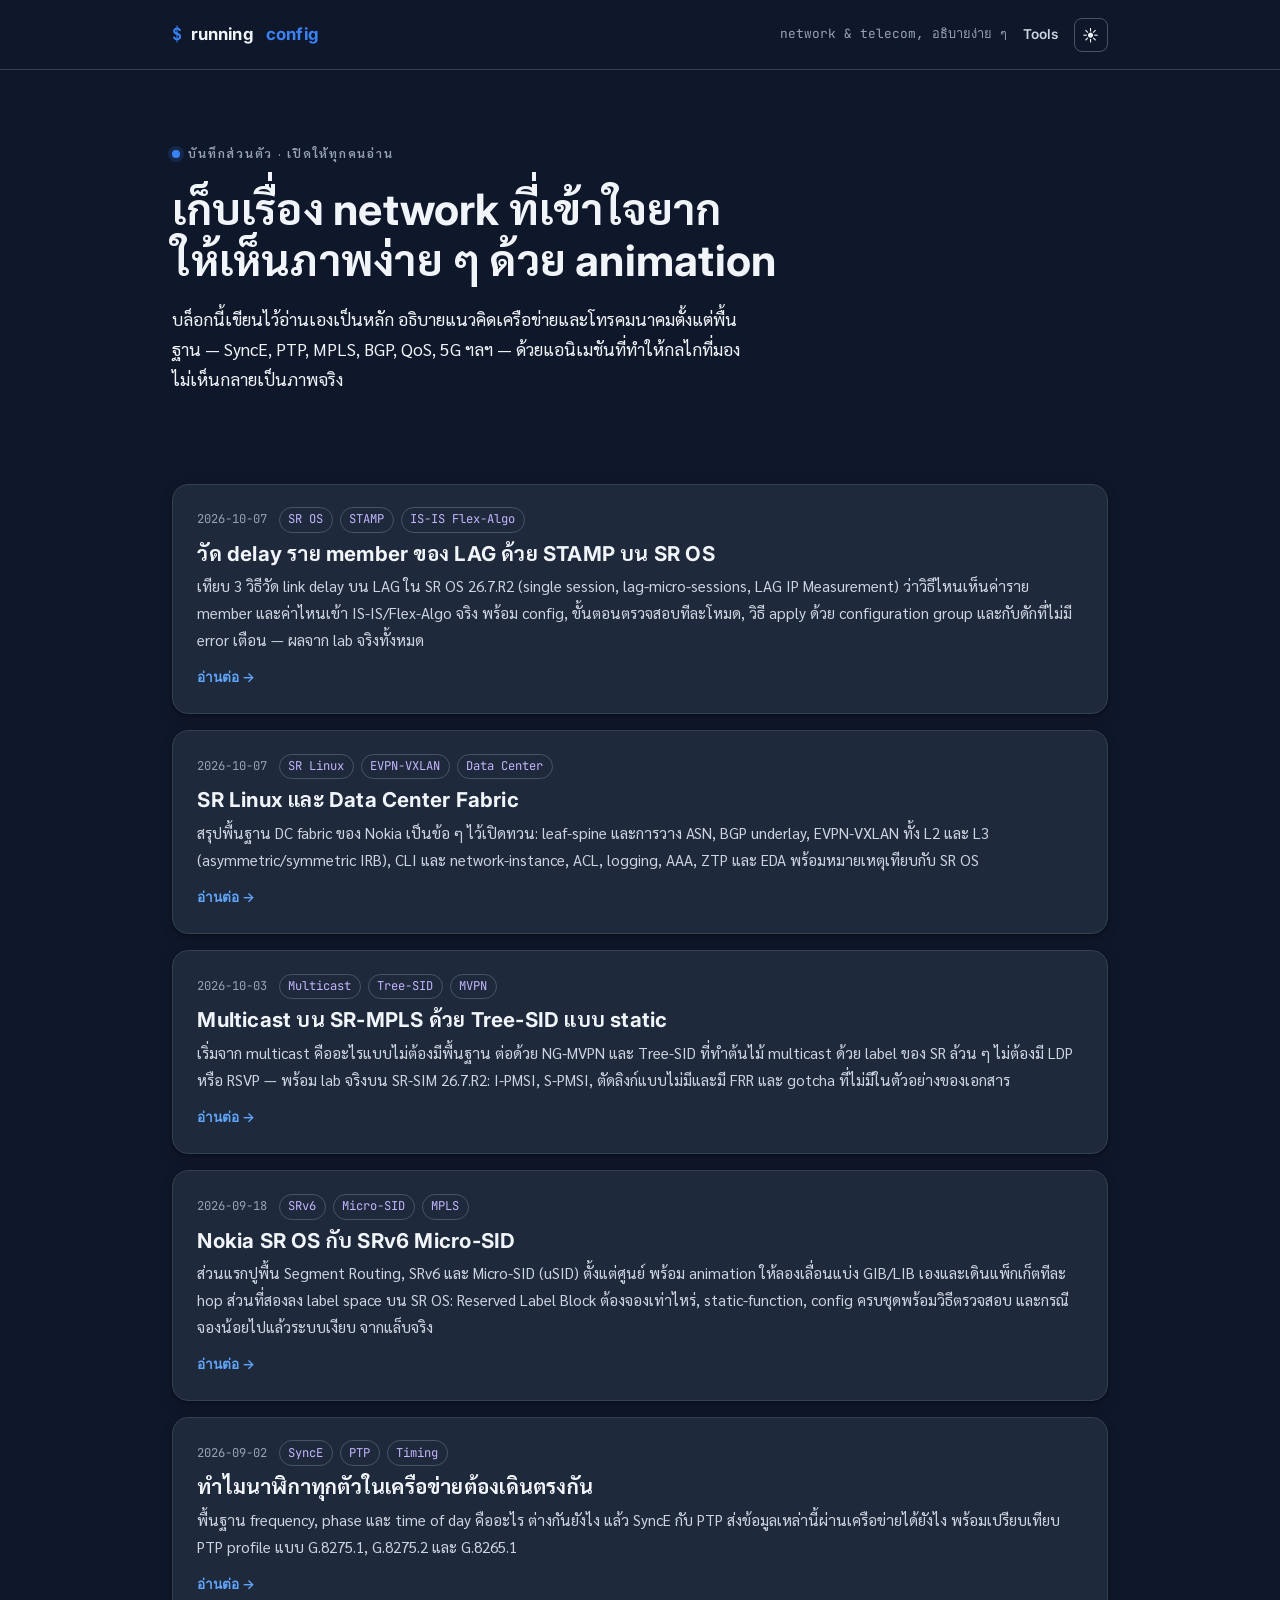
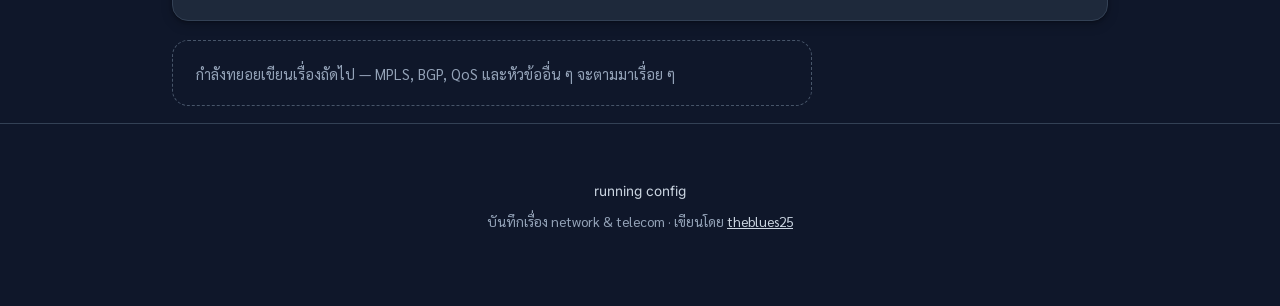
<file: index.html>
<!doctype html>
<html lang="th">
<head>
<meta charset="utf-8">
<meta name="viewport" content="width=device-width, initial-scale=1">
<title>running config</title>
<meta name="description" content="บล็อกเก็บเรื่อง network และ telecom ที่อธิบายง่าย ๆ ด้วย animation — เขียนไว้อ่านเอง แชร์ต่อได้">
<link rel="preconnect" href="https://fonts.googleapis.com">
<link rel="preconnect" href="https://fonts.gstatic.com" crossorigin>
<link href="https://fonts.googleapis.com/css2?family=Inter:wght@400;500;600;700&family=Sarabun:wght@300;400;500;600;700&family=JetBrains+Mono:wght@400;500;600&display=swap" rel="stylesheet">
<link rel="stylesheet" href="style.css">
<style>
  /* Index-only bits: intro block + post list spacing */
  .intro{ padding:4.2rem 0 2.5rem; }
  .intro h1{ max-width:none; font-size:clamp(1.9rem,4.6vw,2.7rem); }
  .intro p.lede{ max-width:58ch; }
  main .wrap{ padding-bottom:1rem; }
</style>
</head>
<body>

<nav class="site-nav">
  <div class="wrap">
    <a class="brand" href="index.html">running<span class="prompt">&nbsp;config</span></a>
    <div class="links">
      <span class="tagline">network &amp; telecom, อธิบายง่าย ๆ</span>
      <a class="tool-link" href="tools/ip-calculator/index.html">Tools</a>
      <button id="theme-toggle" aria-label="Toggle theme"><span id="theme-icon">🌙</span></button>
    </div>
  </div>
</nav>

<header class="intro">
  <div class="wrap">
    <span class="kicker"><span class="dot"></span>บันทึกส่วนตัว · เปิดให้ทุกคนอ่าน</span>
    <h1>เก็บเรื่อง network ที่เข้าใจยาก<br>ให้เห็นภาพง่าย ๆ ด้วย animation</h1>
    <p class="lede">บล็อกนี้เขียนไว้อ่านเองเป็นหลัก อธิบายแนวคิดเครือข่ายและโทรคมนาคมตั้งแต่พื้นฐาน — SyncE, PTP, MPLS, BGP, QoS, 5G ฯลฯ — ด้วยแอนิเมชันที่ทำให้กลไกที่มองไม่เห็นกลายเป็นภาพจริง</p>
  </div>
</header>

<main class="wrap">
  <ul class="post-list">
    <li>
      <a class="post-card" href="posts/stamp-lag-member-delay.html">
        <div class="post-meta">
          <span>2026-10-07</span>
          <span class="tagset"><span>SR OS</span><span>STAMP</span><span>IS-IS Flex-Algo</span></span>
        </div>
        <h2>วัด delay ราย member ของ LAG ด้วย STAMP บน SR OS</h2>
        <p>เทียบ 3 วิธีวัด link delay บน LAG ใน SR OS 26.7.R2 (single session, lag-micro-sessions, LAG IP Measurement) ว่าวิธีไหนเห็นค่าราย member และค่าไหนเข้า IS-IS/Flex-Algo จริง พร้อม config, ขั้นตอนตรวจสอบทีละโหมด, วิธี apply ด้วย configuration group และกับดักที่ไม่มี error เตือน — ผลจาก lab จริงทั้งหมด</p>
        <span class="read-more">อ่านต่อ →</span>
      </a>
    </li>
    <li>
      <a class="post-card" href="posts/srlinux-dc-fabric.html">
        <div class="post-meta">
          <span>2026-10-07</span>
          <span class="tagset"><span>SR Linux</span><span>EVPN-VXLAN</span><span>Data Center</span></span>
        </div>
        <h2>SR Linux และ Data Center Fabric</h2>
        <p>สรุปพื้นฐาน DC fabric ของ Nokia เป็นข้อ ๆ ไว้เปิดทวน: leaf-spine และการวาง ASN, BGP underlay, EVPN-VXLAN ทั้ง L2 และ L3 (asymmetric/symmetric IRB), CLI และ network-instance, ACL, logging, AAA, ZTP และ EDA พร้อมหมายเหตุเทียบกับ SR OS</p>
        <span class="read-more">อ่านต่อ →</span>
      </a>
    </li>
    <li>
      <a class="post-card" href="posts/tree-sid-multicast.html">
        <div class="post-meta">
          <span>2026-10-03</span>
          <span class="tagset"><span>Multicast</span><span>Tree-SID</span><span>MVPN</span></span>
        </div>
        <h2>Multicast บน SR-MPLS ด้วย Tree-SID แบบ static</h2>
        <p>เริ่มจาก multicast คืออะไรแบบไม่ต้องมีพื้นฐาน ต่อด้วย NG-MVPN และ Tree-SID ที่ทำต้นไม้ multicast ด้วย label ของ SR ล้วน ๆ ไม่ต้องมี LDP หรือ RSVP — พร้อม lab จริงบน SR-SIM 26.7.R2: I-PMSI, S-PMSI, ตัดลิงก์แบบไม่มีและมี FRR และ gotcha ที่ไม่มีในตัวอย่างของเอกสาร</p>
        <span class="read-more">อ่านต่อ →</span>
      </a>
    </li>
    <li>
      <a class="post-card" href="posts/srv6-microsid-label-block.html">
        <div class="post-meta">
          <span>2026-09-18</span>
          <span class="tagset"><span>SRv6</span><span>Micro-SID</span><span>MPLS</span></span>
        </div>
        <h2>Nokia SR OS กับ SRv6 Micro-SID</h2>
        <p>ส่วนแรกปูพื้น Segment Routing, SRv6 และ Micro-SID (uSID) ตั้งแต่ศูนย์ พร้อม animation ให้ลองเลื่อนแบ่ง GIB/LIB เองและเดินแพ็กเก็ตทีละ hop ส่วนที่สองลง label space บน SR OS: Reserved Label Block ต้องจองเท่าไหร่, static-function, config ครบชุดพร้อมวิธีตรวจสอบ และกรณีจองน้อยไปแล้วระบบเงียบ จากแล็บจริง</p>
        <span class="read-more">อ่านต่อ →</span>
      </a>
    </li>
    <li>
      <a class="post-card" href="posts/syncE-and-ptp.html">
        <div class="post-meta">
          <span>2026-09-02</span>
          <span class="tagset"><span>SyncE</span><span>PTP</span><span>Timing</span></span>
        </div>
        <h2>ทำไมนาฬิกาทุกตัวในเครือข่ายต้องเดินตรงกัน</h2>
        <p>พื้นฐาน frequency, phase และ time of day คืออะไร ต่างกันยังไง แล้ว SyncE กับ PTP ส่งข้อมูลเหล่านี้ผ่านเครือข่ายได้ยังไง พร้อมเปรียบเทียบ PTP profile แบบ G.8275.1, G.8275.2 และ G.8265.1</p>
        <span class="read-more">อ่านต่อ →</span>
      </a>
    </li>
  </ul>

  <p class="empty-note">กำลังทยอยเขียนเรื่องถัดไป — MPLS, BGP, QoS และหัวข้ออื่น ๆ จะตามมาเรื่อย ๆ</p>
</main>

<footer>
  <div class="wrap">
    <div class="mark">running config</div>
    <div>บันทึกเรื่อง network &amp; telecom · เขียนโดย <a href="https://github.com/theblues25" target="_blank" rel="noopener">theblues25</a></div>
  </div>
</footer>

<script src="assets/theme.js"></script>
</body>
</html>
</file>
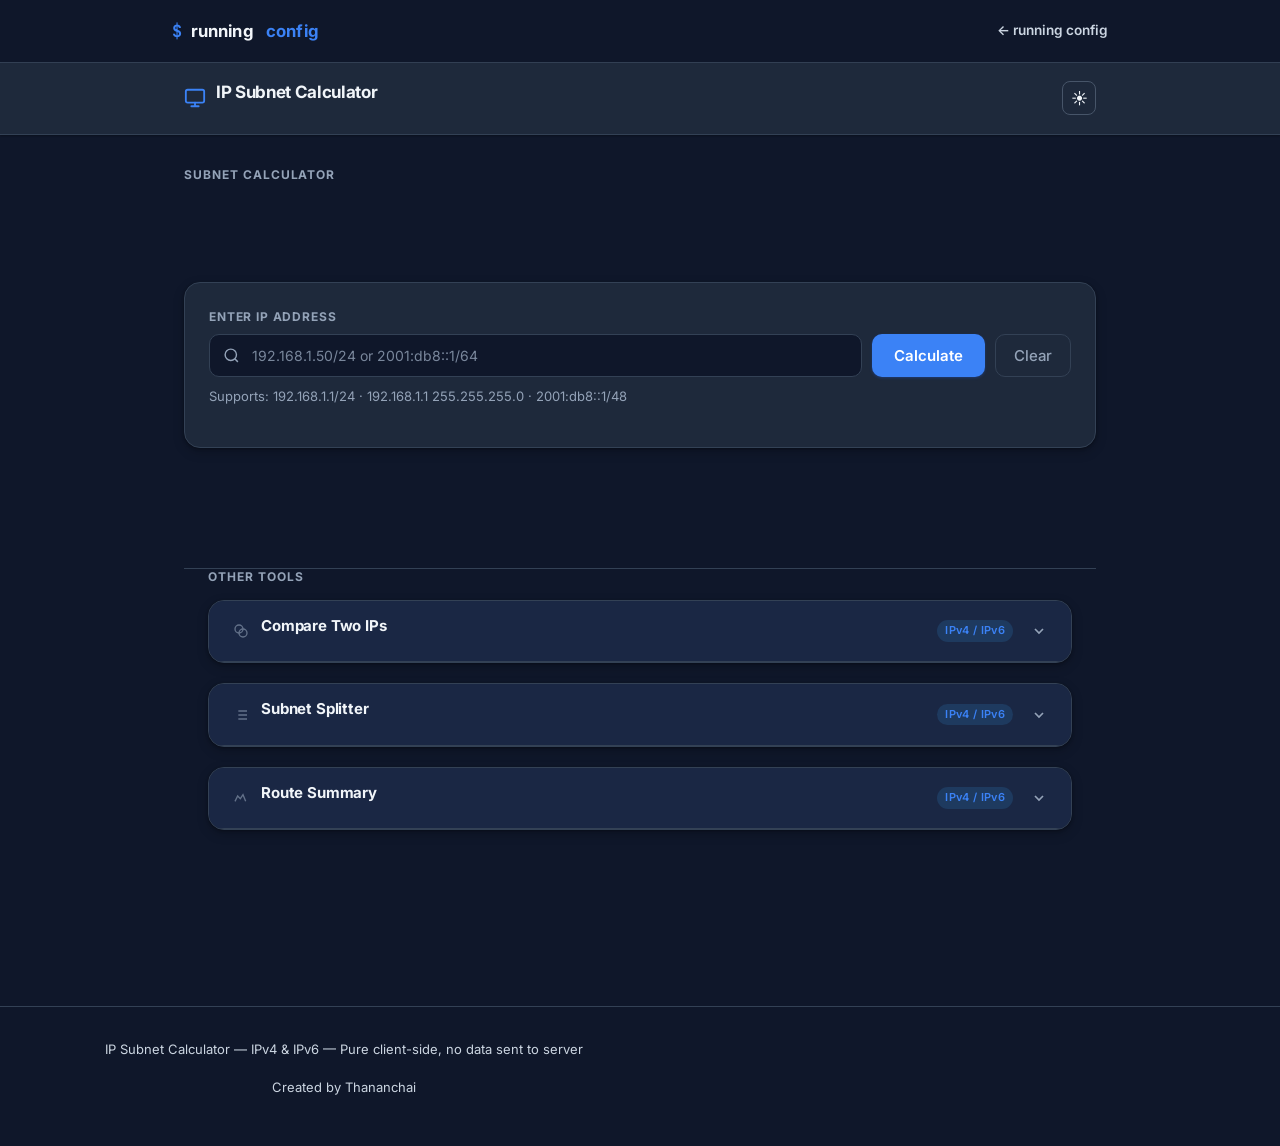
<file: tools/ip-calculator/index.html>
<!DOCTYPE html>
<html lang="en">
<head>
  <meta charset="UTF-8">
  <meta name="viewport" content="width=device-width, initial-scale=1.0">

  <!-- Primary SEO -->
  <title>IP Subnet Calculator — IPv4 &amp; IPv6 | Free Online Tool</title>
  <meta name="description" content="Free online IP subnet calculator for IPv4 and IPv6. Instantly calculate network address, broadcast, usable host range, subnet mask, wildcard mask, CIDR notation, IP class, binary representation, and more. Export results to Excel.">
  <meta name="keywords" content="ip subnet calculator, subnet calculator, ipv4 calculator, ipv6 calculator, cidr calculator, network calculator, subnet mask calculator, ip address calculator, wildcard mask, broadcast address, usable hosts">
  <meta name="robots" content="index, follow">
  <link rel="canonical" href="https://theblues25.github.io/running-config/tools/ip-calculator/">

  <!-- Open Graph (Facebook / LinkedIn) -->
  <meta property="og:type" content="website">
  <meta property="og:title" content="IP Subnet Calculator — IPv4 &amp; IPv6">
  <meta property="og:description" content="Free online subnet calculator. Calculate network address, broadcast, usable hosts, subnet mask, binary representation for IPv4 and IPv6. Export to Excel.">
  <meta property="og:url" content="https://theblues25.github.io/running-config/tools/ip-calculator/">

  <!-- Twitter Card -->
  <meta name="twitter:card" content="summary">
  <meta name="twitter:title" content="IP Subnet Calculator — IPv4 &amp; IPv6">
  <meta name="twitter:description" content="Free online subnet calculator for IPv4 and IPv6. Network address, broadcast, CIDR, wildcard mask, and more.">

  <!-- Structured Data (JSON-LD) -->
  <script type="application/ld+json">
  {
    "@context": "https://schema.org",
    "@type": "WebApplication",
    "name": "IP Subnet Calculator",
    "description": "Free online IP subnet calculator supporting IPv4 and IPv6. Calculates network address, broadcast address, usable host range, subnet mask, wildcard mask, CIDR notation, IP class, binary representation, and lists all subnets in the containing network.",
    "applicationCategory": "NetworkingApplication",
    "operatingSystem": "Any",
    "offers": { "@type": "Offer", "price": "0", "priceCurrency": "USD" },
    "featureList": [
      "IPv4 subnet calculation",
      "IPv6 subnet calculation",
      "Network address, broadcast address, usable host range",
      "Subnet mask and wildcard mask",
      "CIDR notation",
      "IP class detection (A, B, C, D, E)",
      "Binary representation with color-coded network and host bits",
      "All possible subnets in containing network",
      "Export results to Excel",
      "Dark and light theme"
    ]
  }
  </script>

  <link rel="preconnect" href="https://fonts.googleapis.com">
  <link rel="preconnect" href="https://fonts.gstatic.com" crossorigin>
  <link href="https://fonts.googleapis.com/css2?family=Inter:wght@400;500;600;700&family=Sarabun:wght@300;400;500;600;700&family=JetBrains+Mono:wght@400;500;600&display=swap" rel="stylesheet">
  <link rel="stylesheet" href="../../style.css">
  <link rel="stylesheet" href="style.css">
</head>
<body>

<nav class="site-nav">
  <div class="wrap">
    <a class="brand" href="../../index.html">running<span class="prompt">&nbsp;config</span></a>
    <div class="links">
      <a class="tool-link" href="../../index.html">← running config</a>
    </div>
  </div>
</nav>

  <header>
    <div class="header-inner">
      <div class="logo">
        <svg class="logo-icon" viewBox="0 0 24 24" fill="none" stroke="currentColor" stroke-width="2" stroke-linecap="round" stroke-linejoin="round">
          <rect x="2" y="3" width="20" height="14" rx="2"/><path d="M8 21h8M12 17v4"/>
        </svg>
        <h1 data-i18n="title.main">IP Subnet Calculator</h1>
      </div>
      <div class="header-controls">
        <button id="theme-toggle" class="btn-icon" aria-label="Toggle theme">
          <span id="theme-icon">🌙</span>
        </button>
      </div>
    </div>
  </header>

  <main>
    <h2 class="tools-heading" style="margin-bottom:0.75rem">Subnet Calculator</h2>
    <section class="input-section">
      <div class="input-card">
        <label class="input-label" for="ip-input" data-i18n="label.input">Enter IP Address</label>
        <div class="input-row">
          <div class="input-wrapper">
            <svg class="input-icon" viewBox="0 0 24 24" fill="none" stroke="currentColor" stroke-width="2">
              <circle cx="11" cy="11" r="8"/><path d="m21 21-4.35-4.35"/>
            </svg>
            <input type="text" id="ip-input" class="ip-input"
              placeholder="192.168.1.50/24 or 2001:db8::1/64"
              autocomplete="off" spellcheck="false">
          </div>
          <button id="calc-btn" class="btn-primary" data-i18n="btn.calculate">Calculate</button>
          <button id="clear-btn" class="btn-secondary" data-i18n="btn.clear">Clear</button>
        </div>
        <p class="hint-text" data-i18n="hint.format">Supports: 192.168.1.1/24 · 192.168.1.1 255.255.255.0 · 2001:db8::1/48</p>
        <div id="error-msg" class="error-msg hidden"></div>
      </div>
    </section>

    <section id="result-section" class="result-section hidden">

      <!-- IPv4 Results -->
      <div id="ipv4-results">
        <div class="result-card">
          <div class="card-header">
            <span class="card-badge ipv4-badge">IPv4</span>
            <h2 data-i18n="section.ipv4">IPv4 Results</h2>
            <button id="export-btn" class="btn-export" onclick="exportToExcel()">
              <svg width="14" height="14" viewBox="0 0 24 24" fill="none" stroke="currentColor" stroke-width="2"><path d="M21 15v4a2 2 0 0 1-2 2H5a2 2 0 0 1-2-2v-4"/><polyline points="7 10 12 15 17 10"/><line x1="12" y1="15" x2="12" y2="3"/></svg>
              Export Excel
            </button>
          </div>

          <div class="result-table">
            <div class="result-row">
              <span class="result-label" data-i18n="row.ipAddress">IP Address</span>
              <span class="result-value mono" id="v4-ip-address"></span>
            </div>
            <div class="result-row">
              <span class="result-label" data-i18n="row.ipType">IP Type</span>
              <span class="result-value" id="v4-ip-type"></span>
            </div>
            <div class="result-row">
              <span class="result-label" data-i18n="row.ipClass">IP Class</span>
              <span class="result-value" id="v4-ip-class"></span>
            </div>
            <div class="result-row">
              <span class="result-label" data-i18n="row.cidr">CIDR Notation</span>
              <span class="result-value mono" id="v4-cidr"></span>
            </div>
            <div class="result-row">
              <span class="result-label" data-i18n="row.networkAddress">Network Address</span>
              <span class="result-value mono copyable" id="v4-network"></span>
            </div>
            <div class="result-row">
              <span class="result-label" data-i18n="row.broadcast">Broadcast Address</span>
              <span class="result-value mono copyable" id="v4-broadcast"></span>
            </div>
            <div class="result-row">
              <span class="result-label" data-i18n="row.usableRange">Usable Host IP Range</span>
              <span class="result-value mono copyable" id="v4-usable-range"></span>
            </div>
            <div class="result-row">
              <span class="result-label" data-i18n="row.totalHosts">Total Number of Hosts</span>
              <span class="result-value" id="v4-total-hosts"></span>
            </div>
            <div class="result-row">
              <span class="result-label" data-i18n="row.usableHosts">Number of Usable Hosts</span>
              <span class="result-value" id="v4-usable-hosts"></span>
            </div>
            <div class="result-row">
              <span class="result-label" data-i18n="row.subnetMask">Subnet Mask</span>
              <span class="result-value mono copyable" id="v4-subnet-mask"></span>
            </div>
            <div class="result-row">
              <span class="result-label" data-i18n="row.wildcardMask">Wildcard Mask</span>
              <span class="result-value mono copyable" id="v4-wildcard-mask"></span>
            </div>
            <div class="result-row">
              <span class="result-label" data-i18n="row.short">Short</span>
              <span class="result-value mono" id="v4-short"></span>
            </div>
            <div class="result-row">
              <span class="result-label" data-i18n="row.arpa">in-addr.arpa</span>
              <span class="result-value mono copyable" id="v4-arpa"></span>
            </div>
            <div class="result-row">
              <span class="result-label" data-i18n="row.ipv4mapped">IPv4 Mapped Address</span>
              <span class="result-value mono" id="v4-ipv4mapped"></span>
            </div>
            <div class="result-row">
              <span class="result-label" data-i18n="row.6to4">6to4 Prefix</span>
              <span class="result-value mono" id="v4-6to4"></span>
            </div>
          </div>

          <div class="divider"></div>

          <div class="binary-section">
            <h3 data-i18n="section.binary">Binary Representation</h3>
            <div id="v4-binary-viz" class="binary-viz"></div>
          </div>
        </div>

        <div class="result-card hidden" id="v4-all-networks-card">
          <div class="card-header">
            <svg width="16" height="16" viewBox="0 0 24 24" fill="none" stroke="currentColor" stroke-width="2" style="flex-shrink:0;opacity:0.6">
              <path d="M3 12h18M3 6h18M3 18h18"/>
            </svg>
            <h2 id="v4-all-networks-title"></h2>
          </div>
          <div class="table-wrapper">
            <table class="networks-table">
              <thead>
                <tr>
                  <th data-i18n="table.networkAddress">Network Address</th>
                  <th data-i18n="table.usableRange">Usable Host Range</th>
                  <th data-i18n="table.broadcast">Broadcast Address</th>
                </tr>
              </thead>
              <tbody id="v4-all-networks-body"></tbody>
            </table>
          </div>
        </div>
      </div>

      <!-- IPv6 Results -->
      <div id="ipv6-results" class="hidden">
        <div class="result-card">
          <div class="card-header">
            <span class="card-badge ipv6-badge">IPv6</span>
            <h2 data-i18n="section.ipv6">IPv6 Results</h2>
            <button class="btn-export" onclick="exportToExcel()">
              <svg width="14" height="14" viewBox="0 0 24 24" fill="none" stroke="currentColor" stroke-width="2"><path d="M21 15v4a2 2 0 0 1-2 2H5a2 2 0 0 1-2-2v-4"/><polyline points="7 10 12 15 17 10"/><line x1="12" y1="15" x2="12" y2="3"/></svg>
              Export Excel
            </button>
          </div>

          <div class="result-table">
            <div class="result-row">
              <span class="result-label" data-i18n="row.ipAddress">IP Address</span>
              <span class="result-value mono" id="v6-ip-address"></span>
            </div>
            <div class="result-row">
              <span class="result-label" data-i18n="row.fullIpAddress">Full IP Address</span>
              <span class="result-value mono copyable" id="v6-full-ip"></span>
            </div>
            <div class="result-row">
              <span class="result-label" data-i18n="row.totalAddresses">Total IP Addresses</span>
              <span class="result-value" id="v6-total"></span>
            </div>
            <div class="result-row">
              <span class="result-label" data-i18n="row.network">Network</span>
              <span class="result-value mono copyable" id="v6-network"></span>
            </div>
            <div class="result-row">
              <span class="result-label" data-i18n="row.ipType">IP Type</span>
              <span class="result-value" id="v6-ip-type"></span>
            </div>
            <div class="result-row v6-range-row">
              <span class="result-label" data-i18n="row.ipRange">IP Range</span>
              <div class="result-value mono v6-range-val" id="v6-range"></div>
            </div>
          </div>

          <div class="divider"></div>

          <div class="binary-section">
            <h3>Hex Representation</h3>
            <div id="v6-hex-viz" class="binary-viz"></div>
          </div>

          <div class="divider"></div>

          <div class="binary-section">
            <h3>Address Structure</h3>
            <div id="v6-breakdown-viz"></div>
          </div>

          <div id="v6-eui64-wrap" class="hidden">
            <div class="divider"></div>
            <div class="binary-section">
              <h3>EUI-64 Generator</h3>
              <p class="hint-text" style="margin-bottom:0.625rem">Generate SLAAC address from MAC — uses first 64 bits of network prefix</p>
              <div class="eui64-row">
                <input type="text" id="mac-input" class="ip-input" placeholder="AA:BB:CC:DD:EE:FF" autocomplete="off" spellcheck="false" maxlength="17">
                <button id="eui64-btn" class="btn-primary">Generate</button>
              </div>
              <div id="eui64-result" class="hidden"></div>
            </div>
          </div>
        </div>
      </div>

    </section>

    <section class="tools-section">
      <h2 class="tools-heading">Other Tools</h2>

      <div class="result-card">
        <div class="card-header collapsible" data-tool="cmp">
          <svg width="16" height="16" viewBox="0 0 24 24" fill="none" stroke="currentColor" stroke-width="2" style="flex-shrink:0;opacity:0.6"><circle cx="9" cy="9" r="6"/><circle cx="15" cy="15" r="6"/></svg>
          <h2>Compare Two IPs</h2>
          <span class="tool-badge">IPv4 / IPv6</span>
          <svg class="chevron" width="16" height="16" viewBox="0 0 24 24" fill="none" stroke="currentColor" stroke-width="2.5"><polyline points="6 9 12 15 18 9"/></svg>
        </div>
        <div class="tool-body" id="tool-body-cmp">
          <div class="tool-body-inner">
            <div class="tool-inputs">
              <input type="text" id="cmp-ip1" class="ip-input" placeholder="192.168.1.1/24" autocomplete="off" spellcheck="false">
              <span class="cmp-vs">vs</span>
              <input type="text" id="cmp-ip2" class="ip-input" placeholder="192.168.2.1/24" autocomplete="off" spellcheck="false">
              <button id="cmp-btn" class="btn-primary">Compare</button>
            </div>
          </div>
          <div id="cmp-result" class="tool-result hidden"></div>
        </div>
      </div>

      <div class="result-card">
        <div class="card-header collapsible" data-tool="split">
          <svg width="16" height="16" viewBox="0 0 24 24" fill="none" stroke="currentColor" stroke-width="2" style="flex-shrink:0;opacity:0.6"><path d="M8 6h13M8 12h13M8 18h13M3 6h.01M3 12h.01M3 18h.01"/></svg>
          <h2>Subnet Splitter</h2>
          <span class="tool-badge">IPv4 / IPv6</span>
          <svg class="chevron" width="16" height="16" viewBox="0 0 24 24" fill="none" stroke="currentColor" stroke-width="2.5"><polyline points="6 9 12 15 18 9"/></svg>
        </div>
        <div class="tool-body" id="tool-body-split">
          <div class="tool-body-inner">
            <div class="tool-inputs">
              <input type="text" id="split-network" class="ip-input" placeholder="192.168.1.0/24 or 2001:db8::/32" autocomplete="off" spellcheck="false">
              <span class="split-label">into /</span>
              <input type="number" id="split-prefix" class="prefix-input" min="1" max="128" value="26">
              <button id="split-btn" class="btn-primary">Split</button>
            </div>
            <p class="hint-text" style="margin-top:0.5rem">Max 1,000 subnets displayed &nbsp;·&nbsp; IPv4 up to /32 &nbsp;·&nbsp; IPv6 up to /128</p>
          </div>
          <div id="split-result" class="tool-result hidden"></div>
        </div>
      </div>

      <div class="result-card">
        <div class="card-header collapsible" data-tool="summary">
          <svg width="16" height="16" viewBox="0 0 24 24" fill="none" stroke="currentColor" stroke-width="2" style="flex-shrink:0;opacity:0.6"><path d="m3 17 4-8 4 4 4-6 4 10"/></svg>
          <h2>Route Summary</h2>
          <span class="tool-badge">IPv4 / IPv6</span>
          <svg class="chevron" width="16" height="16" viewBox="0 0 24 24" fill="none" stroke="currentColor" stroke-width="2.5"><polyline points="6 9 12 15 18 9"/></svg>
        </div>
        <div class="tool-body" id="tool-body-summary">
          <div class="tool-body-inner">
            <textarea id="summary-input" class="summary-textarea" rows="4" placeholder="One network per line (IPv4 or IPv6, not mixed):&#10;192.168.1.0/24&#10;192.168.2.0/24&#10;2001:db8:1::/48&#10;2001:db8:2::/48" spellcheck="false"></textarea>
            <div class="tool-btn-row">
              <button id="summary-btn" class="btn-primary">Summarize</button>
            </div>
            <p class="hint-text" style="margin-top:0.5rem">IPv4 or IPv6 — do not mix &nbsp;·&nbsp; Finds the smallest aggregate that covers all inputs</p>
          </div>
          <div id="summary-result" class="tool-result hidden"></div>
        </div>
      </div>
    </section>
  </main>

  <!-- SEO content block — visible to crawlers, hidden visually -->
  <section class="seo-block" aria-hidden="true">
    <h2>Free IP Subnet Calculator for IPv4 and IPv6</h2>
    <p>
      This free online <strong>IP subnet calculator</strong> supports both <strong>IPv4</strong> and <strong>IPv6</strong> addresses.
      Enter any IP address in CIDR notation (e.g. <code>192.168.1.50/24</code> or <code>2001:db8::1/48</code>)
      and instantly get the <strong>network address</strong>, <strong>broadcast address</strong>,
      <strong>usable host IP range</strong>, <strong>subnet mask</strong>, <strong>wildcard mask</strong>,
      <strong>IP class</strong>, <strong>CIDR notation</strong>, and <strong>binary representation</strong>.
    </p>
    <p>
      The tool also lists all possible subnets of the same prefix length within the containing network block —
      for example, all 64 possible <strong>/30 networks</strong> within a <strong>/24 network</strong>.
      Results can be exported directly to <strong>Excel (.xlsx)</strong>.
    </p>
    <h3>Supported Input Formats</h3>
    <ul>
      <li>CIDR notation: <code>192.168.1.1/24</code></li>
      <li>IP with subnet mask: <code>192.168.1.1 255.255.255.0</code></li>
      <li>IPv6 with prefix: <code>2001:db8::1/48</code></li>
    </ul>
    <h3>What This Calculator Provides</h3>
    <ul>
      <li>Network address and broadcast address</li>
      <li>First and last usable host IP addresses</li>
      <li>Total and usable host counts</li>
      <li>Subnet mask and wildcard mask</li>
      <li>Binary subnet mask representation</li>
      <li>IP class (A, B, C, D, E) and IP type (Public, Private, Loopback, Link-local, Multicast)</li>
      <li>Binary ID, Integer ID, Hex ID, in-addr.arpa reverse DNS</li>
      <li>IPv4-mapped address and 6to4 prefix</li>
      <li>All possible subnets within the containing /24, /16, or /8 block</li>
      <li>IPv6: full expanded address, total address count, IP range, IP type (Global Unicast, ULA, Link-local, etc.)</li>
    </ul>
  </section>

  <footer>
    <p>IP Subnet Calculator — IPv4 &amp; IPv6 — Pure client-side, no data sent to server</p>
    <p>Created by Thananchai</p>
  </footer>

  <div id="copy-tooltip" class="copy-tooltip hidden"></div>

  <script src="https://cdn.sheetjs.com/xlsx-0.20.3/package/dist/xlsx.full.min.js"></script>
  <script src="../../assets/theme.js"></script>
  <script src="app.js"></script>
</body>
</html>
</file>
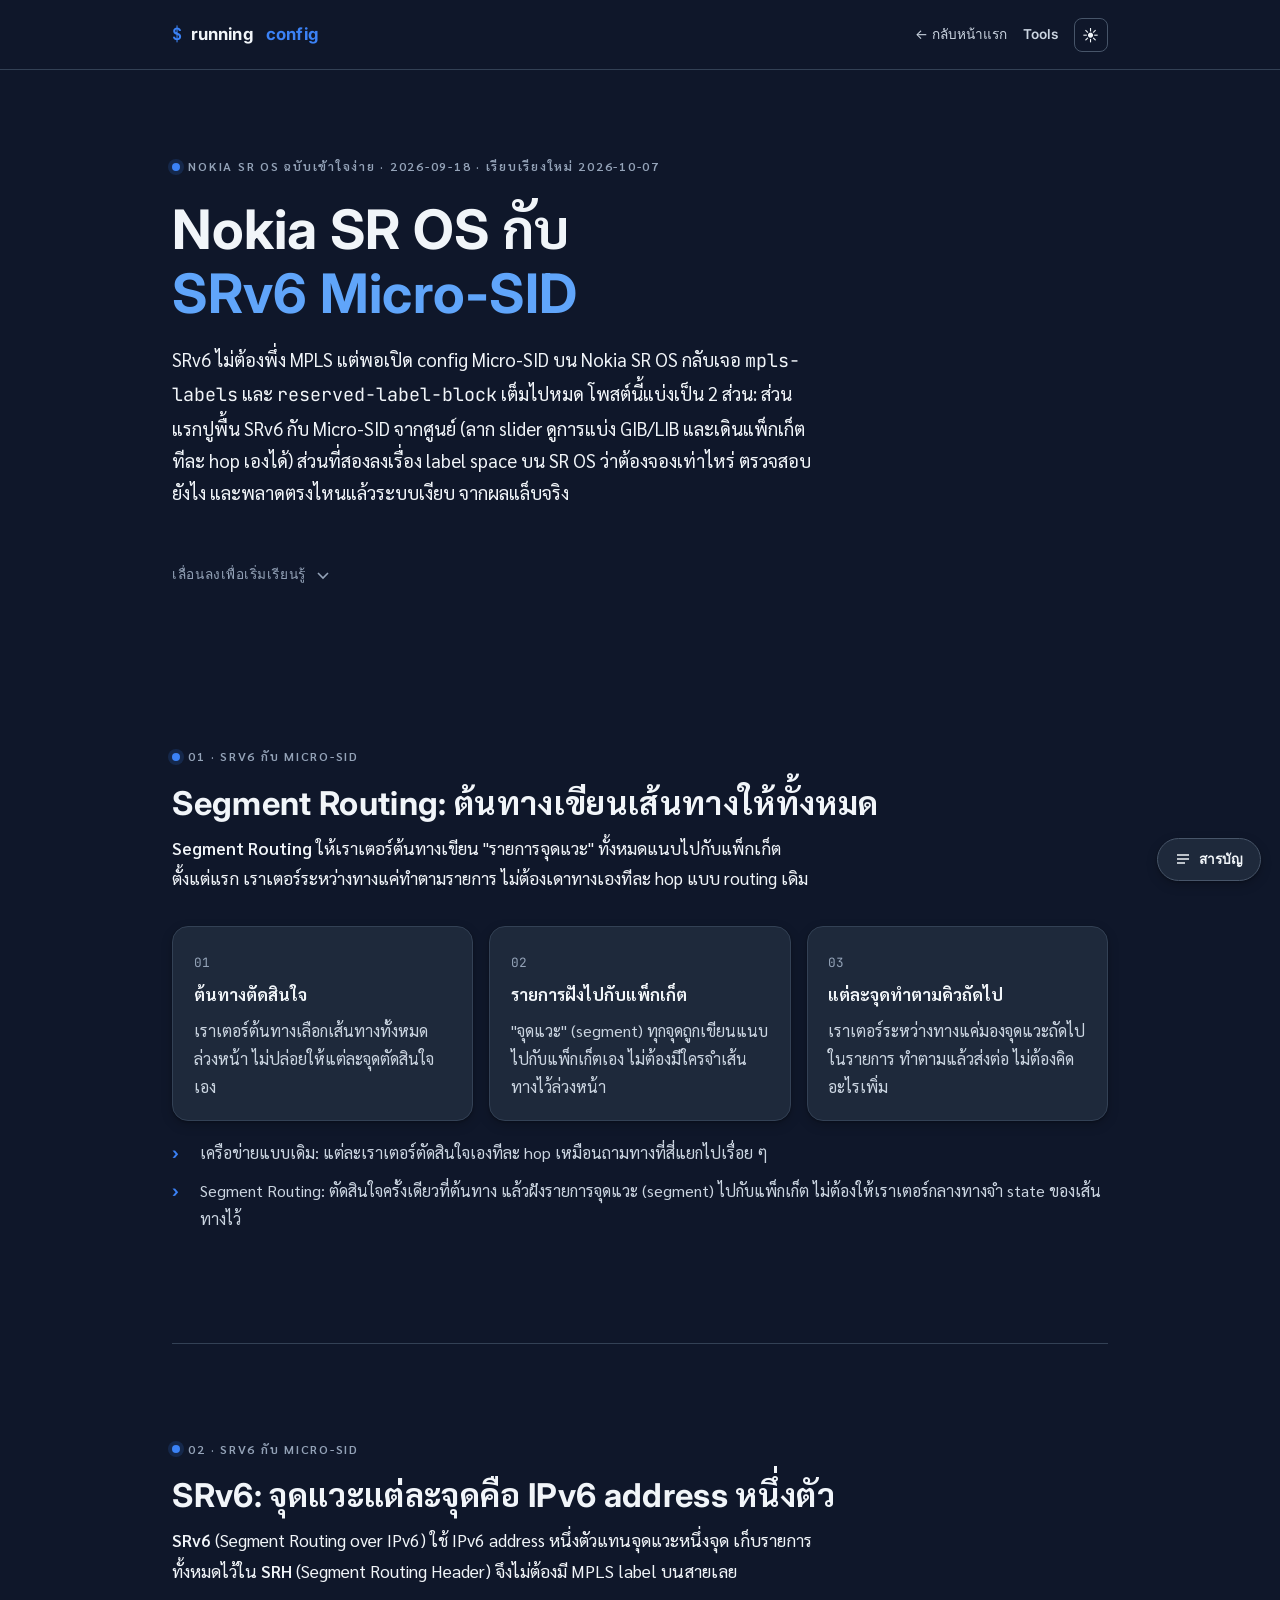
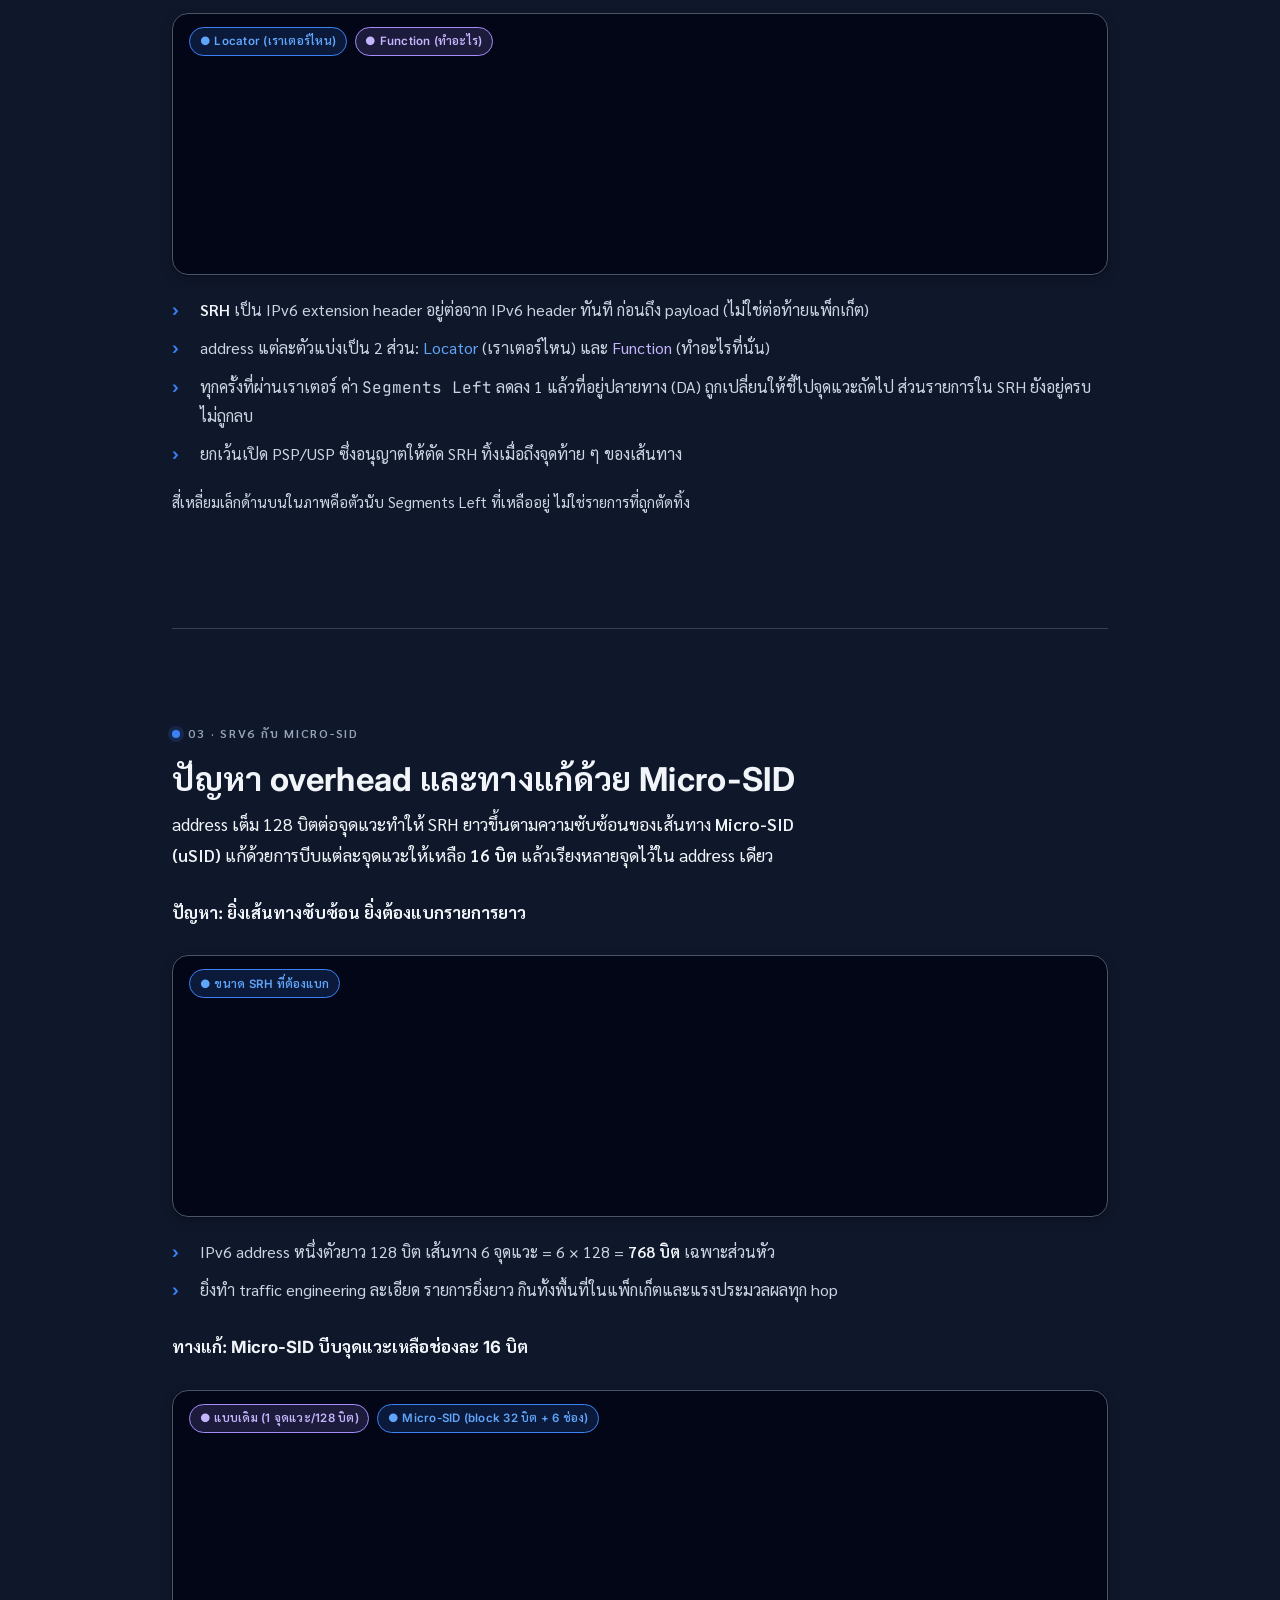
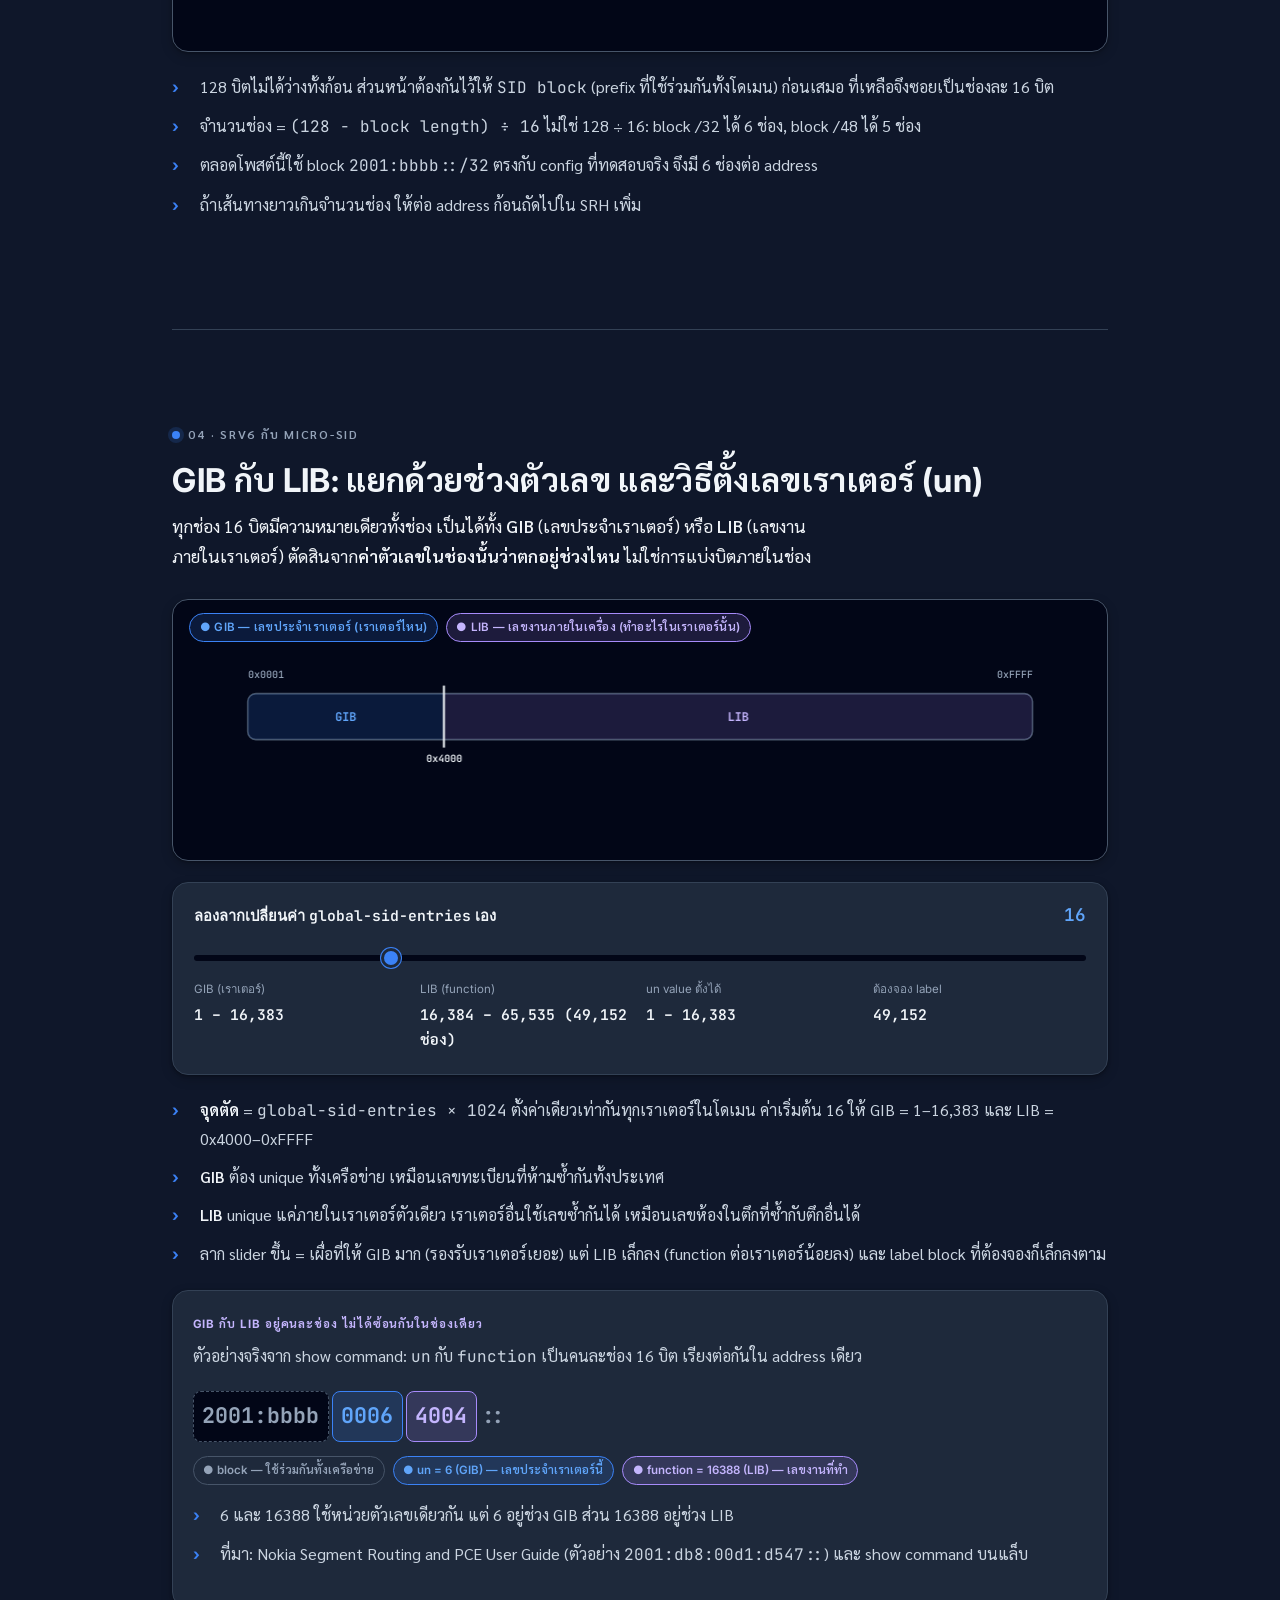
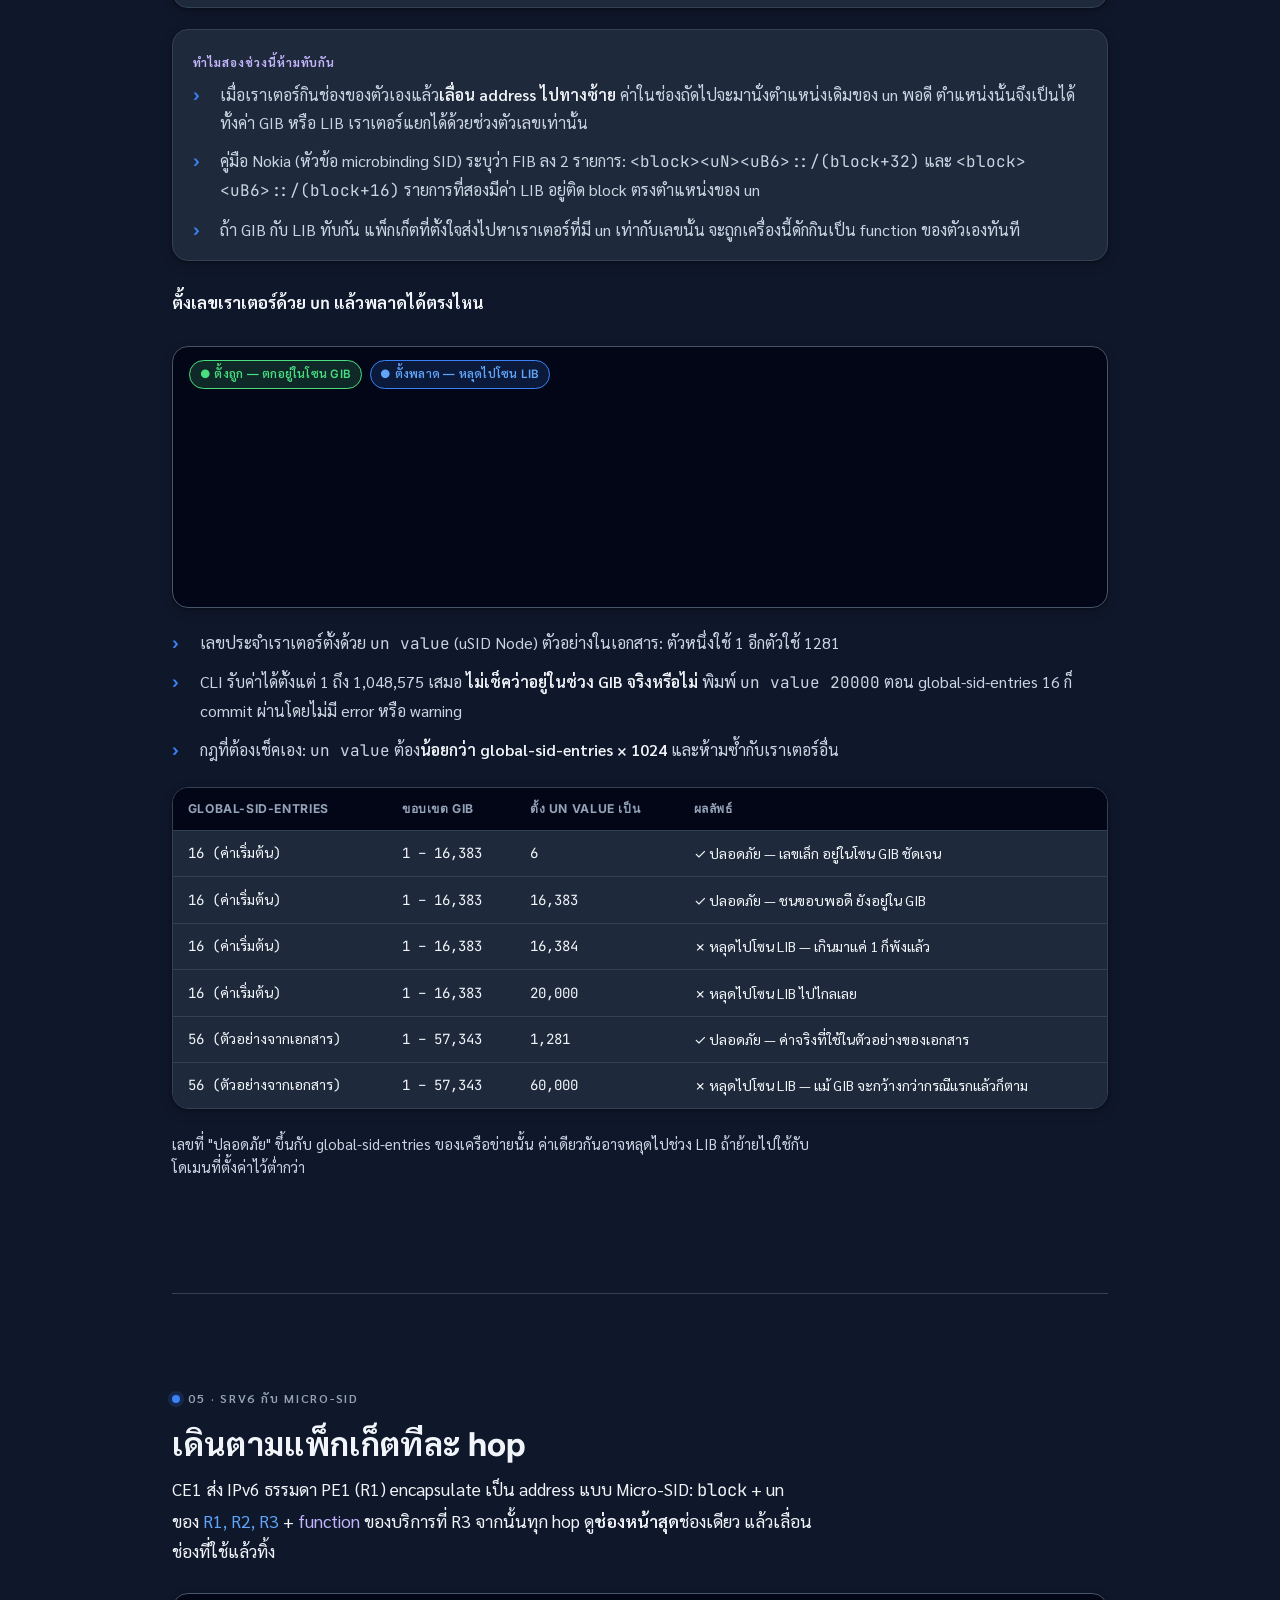
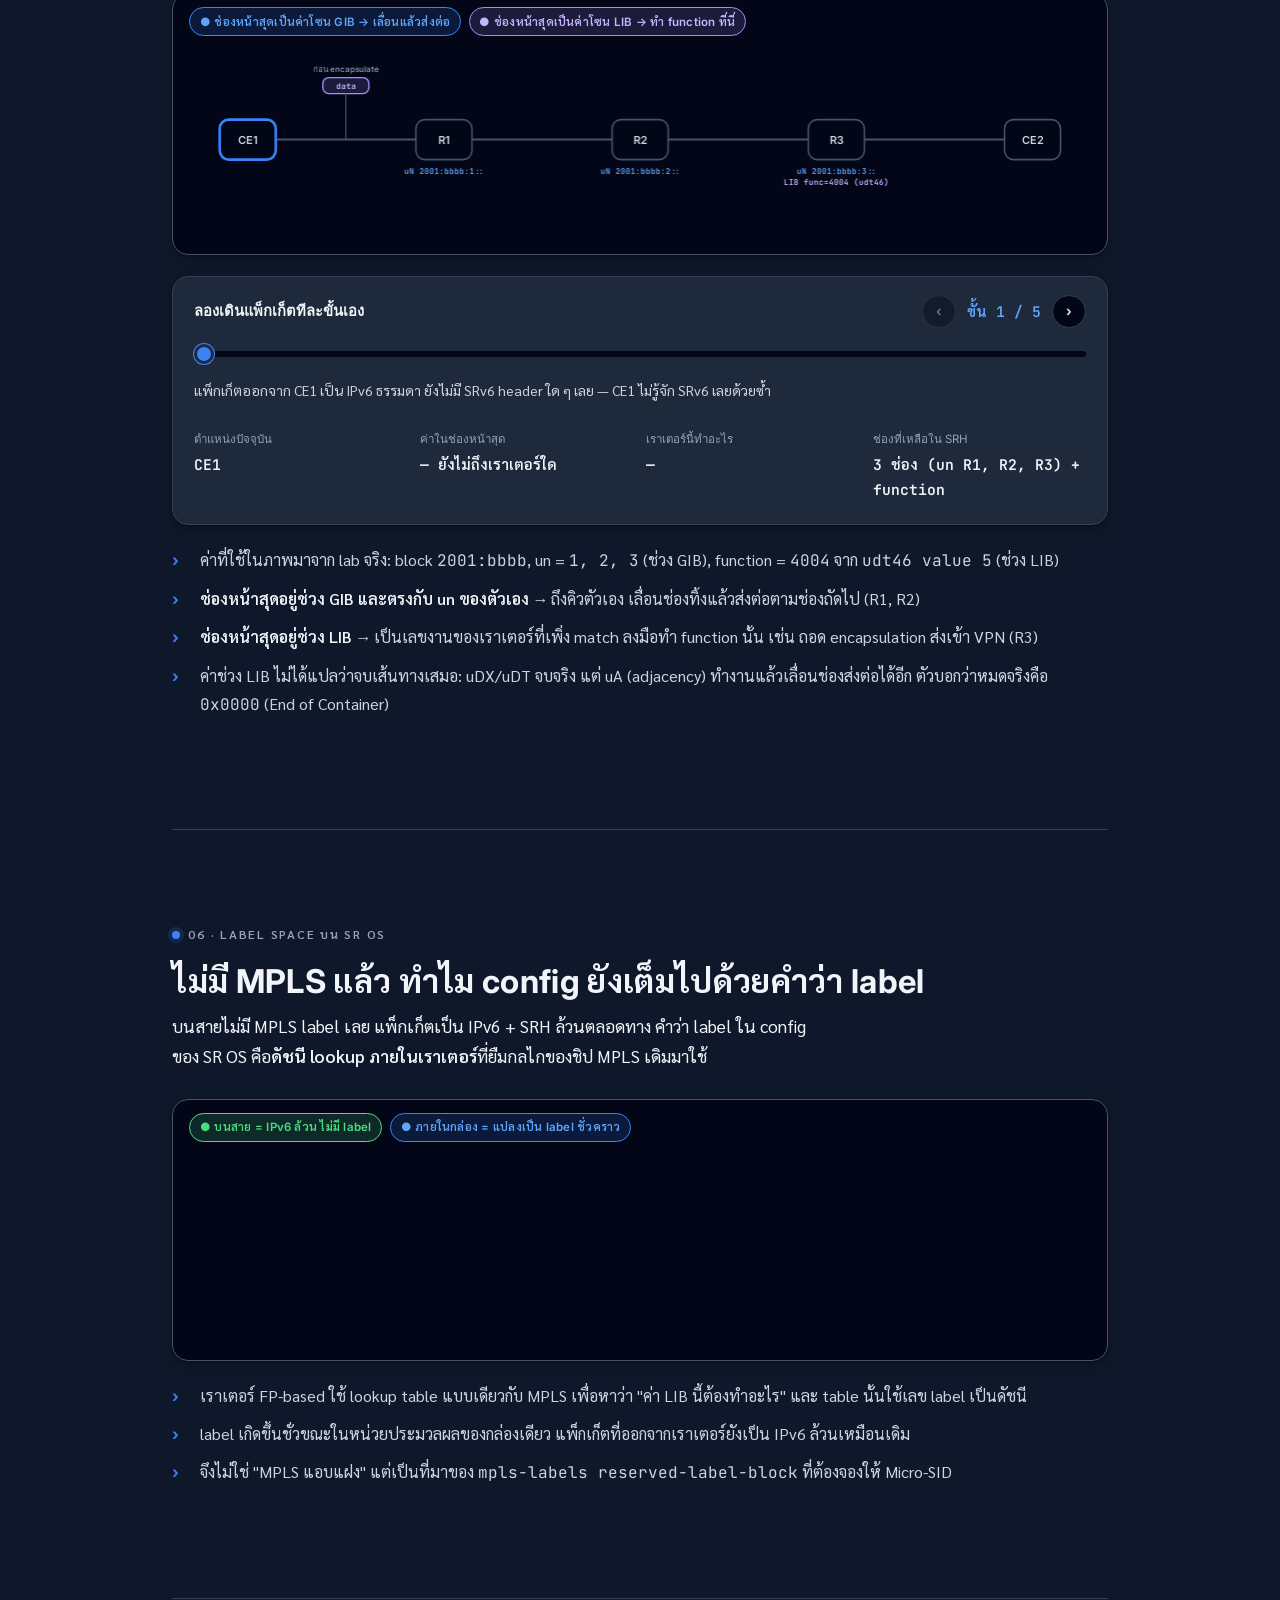
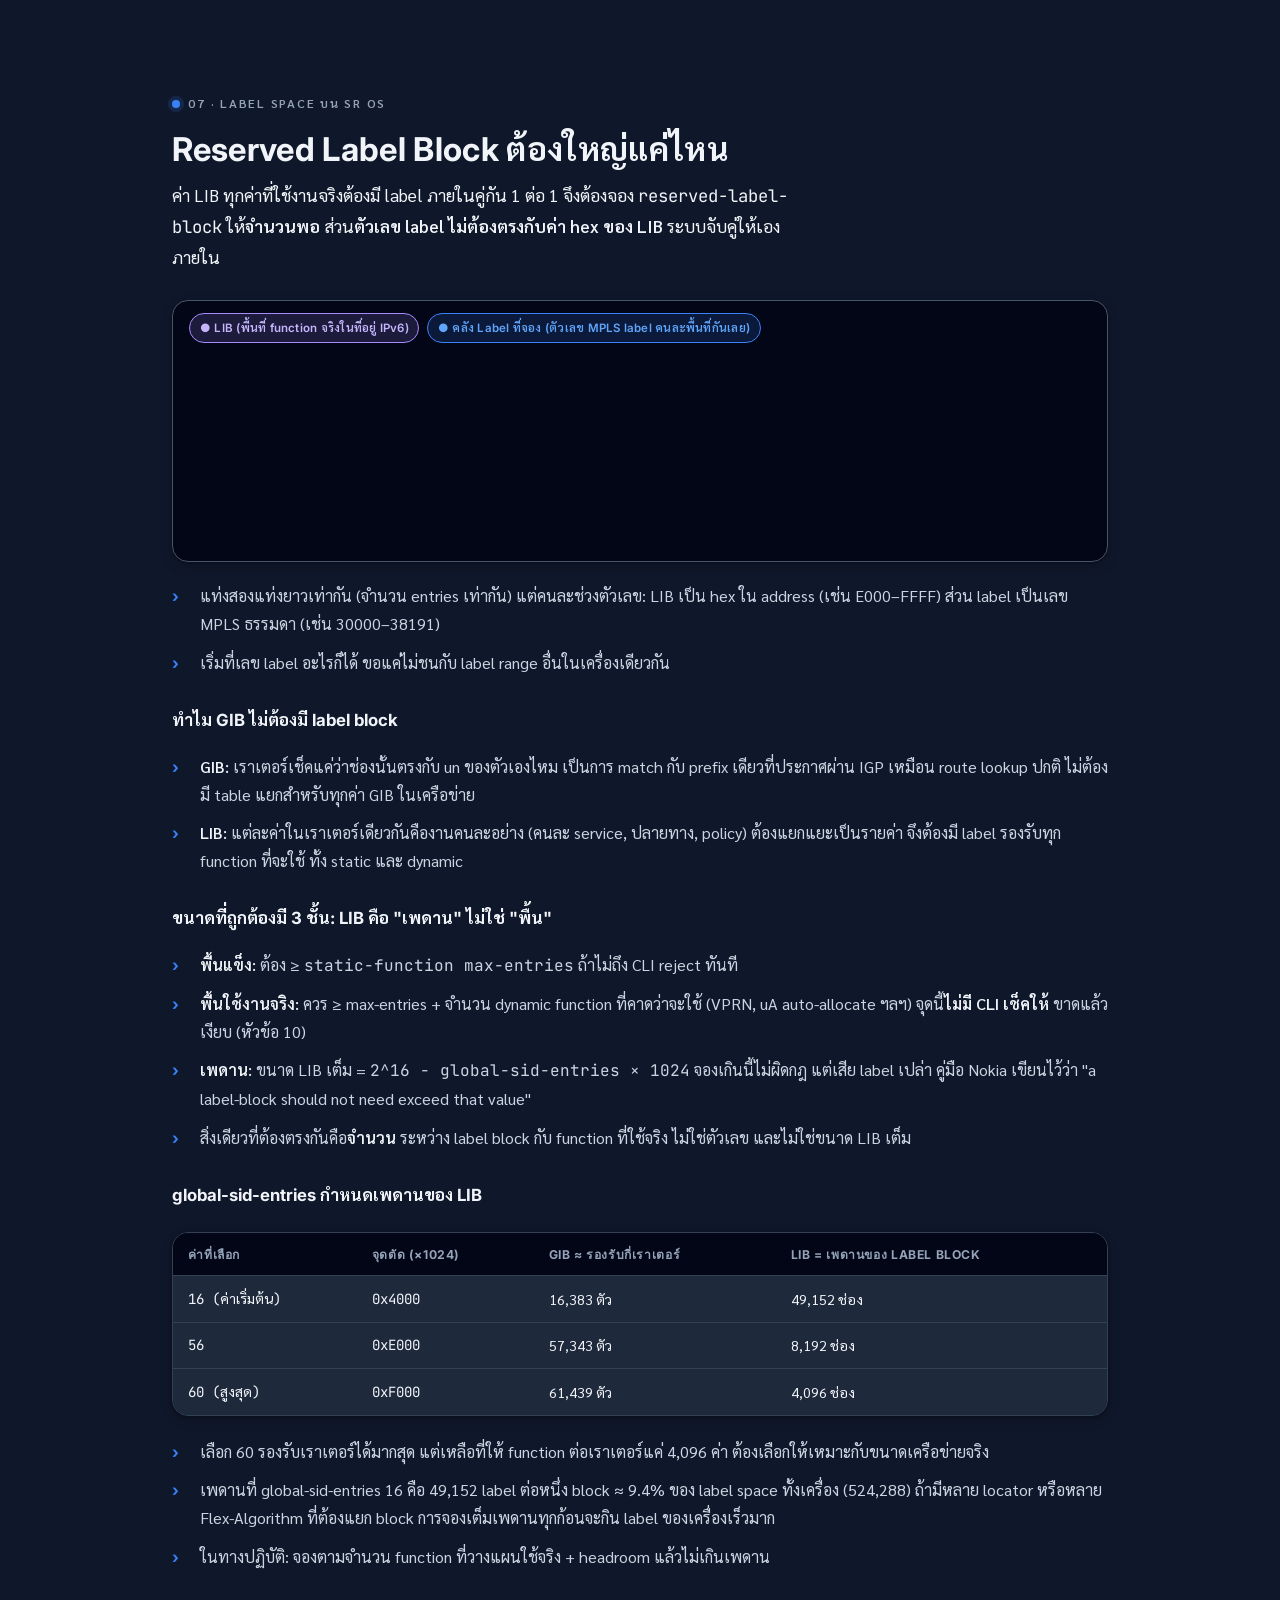
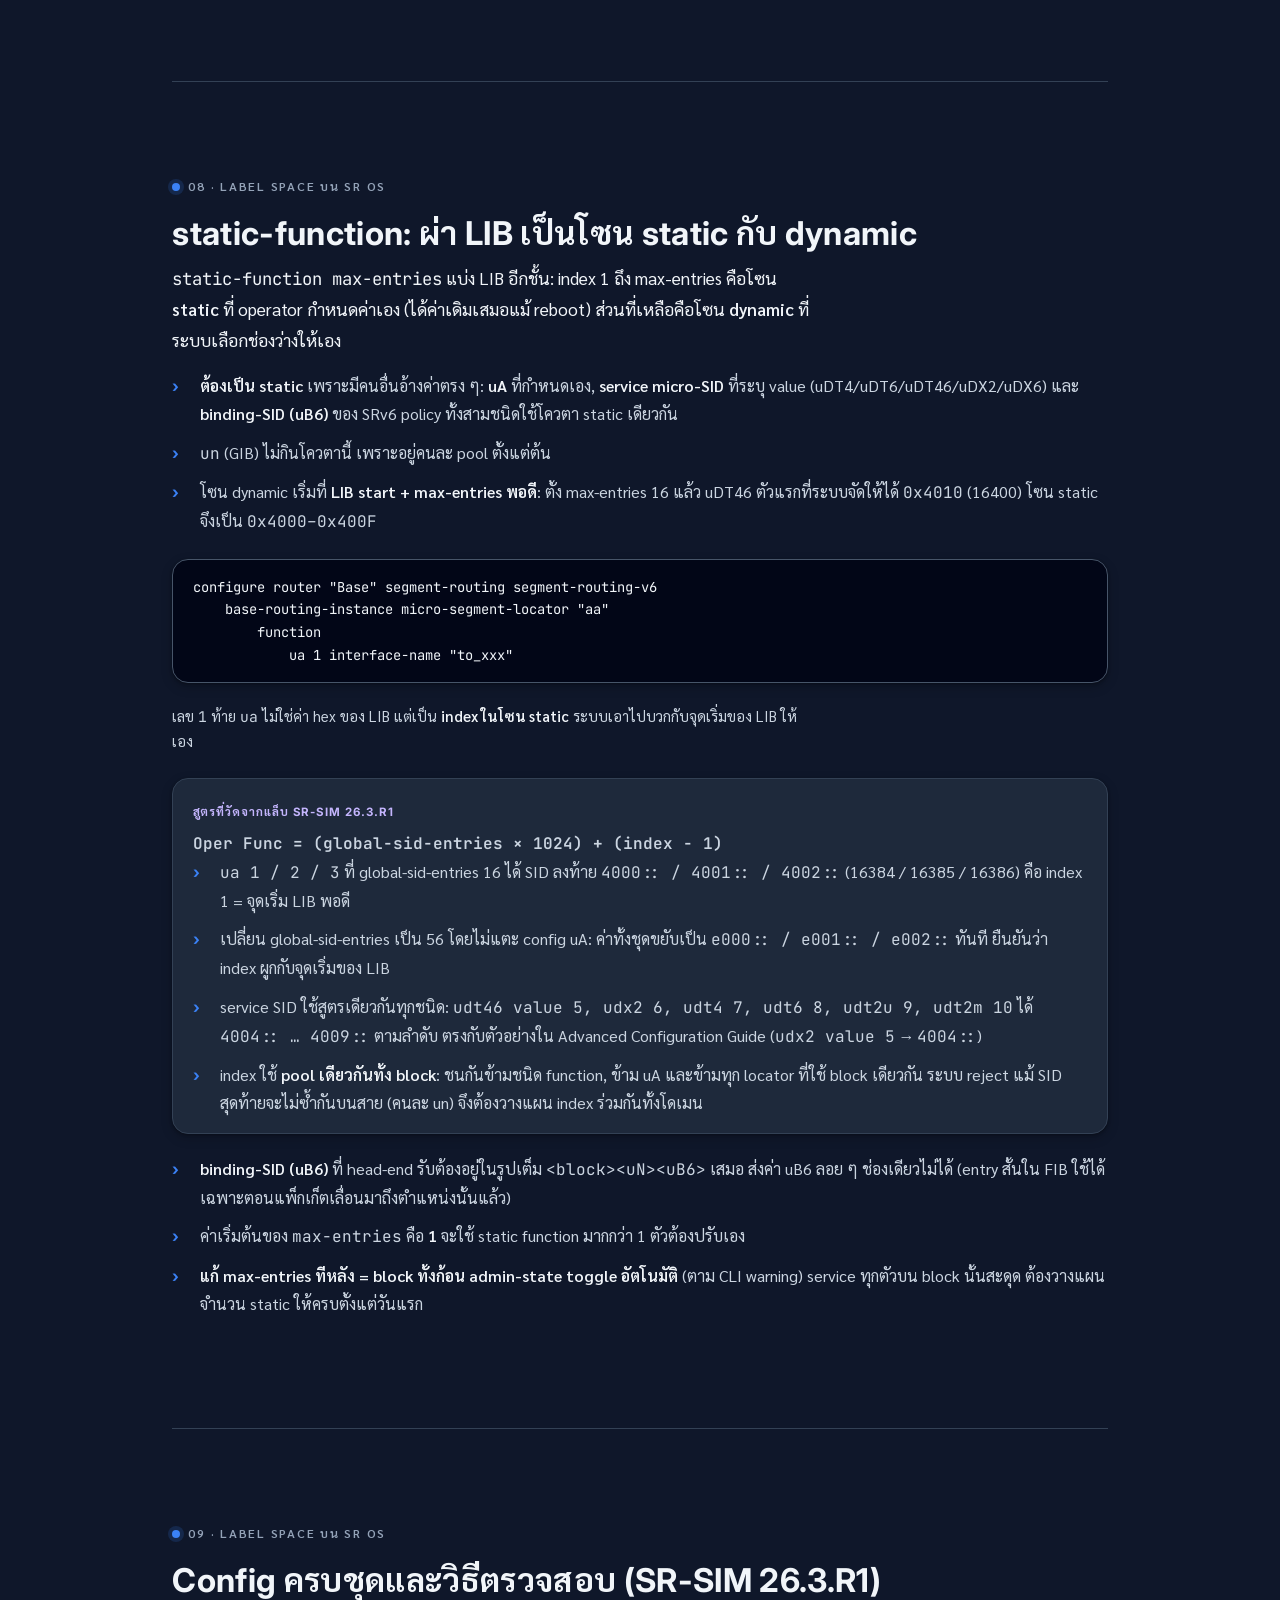
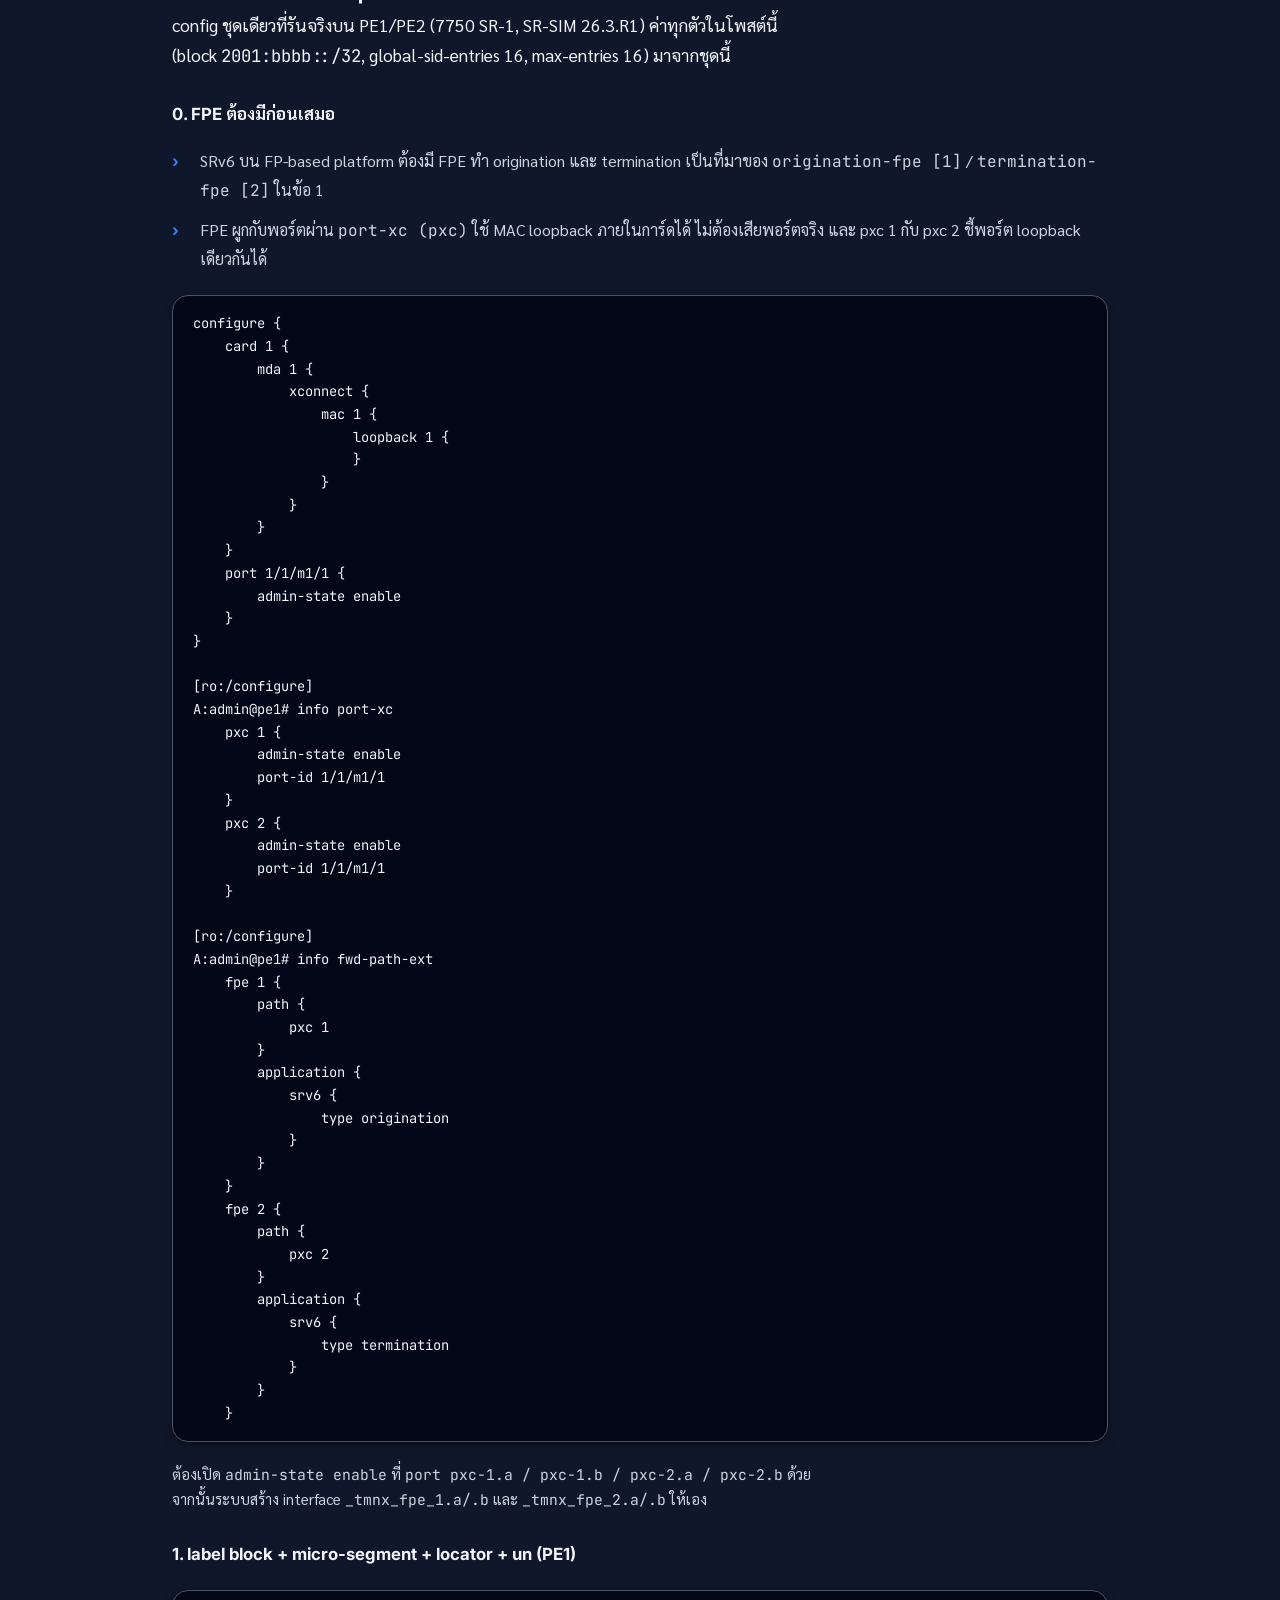
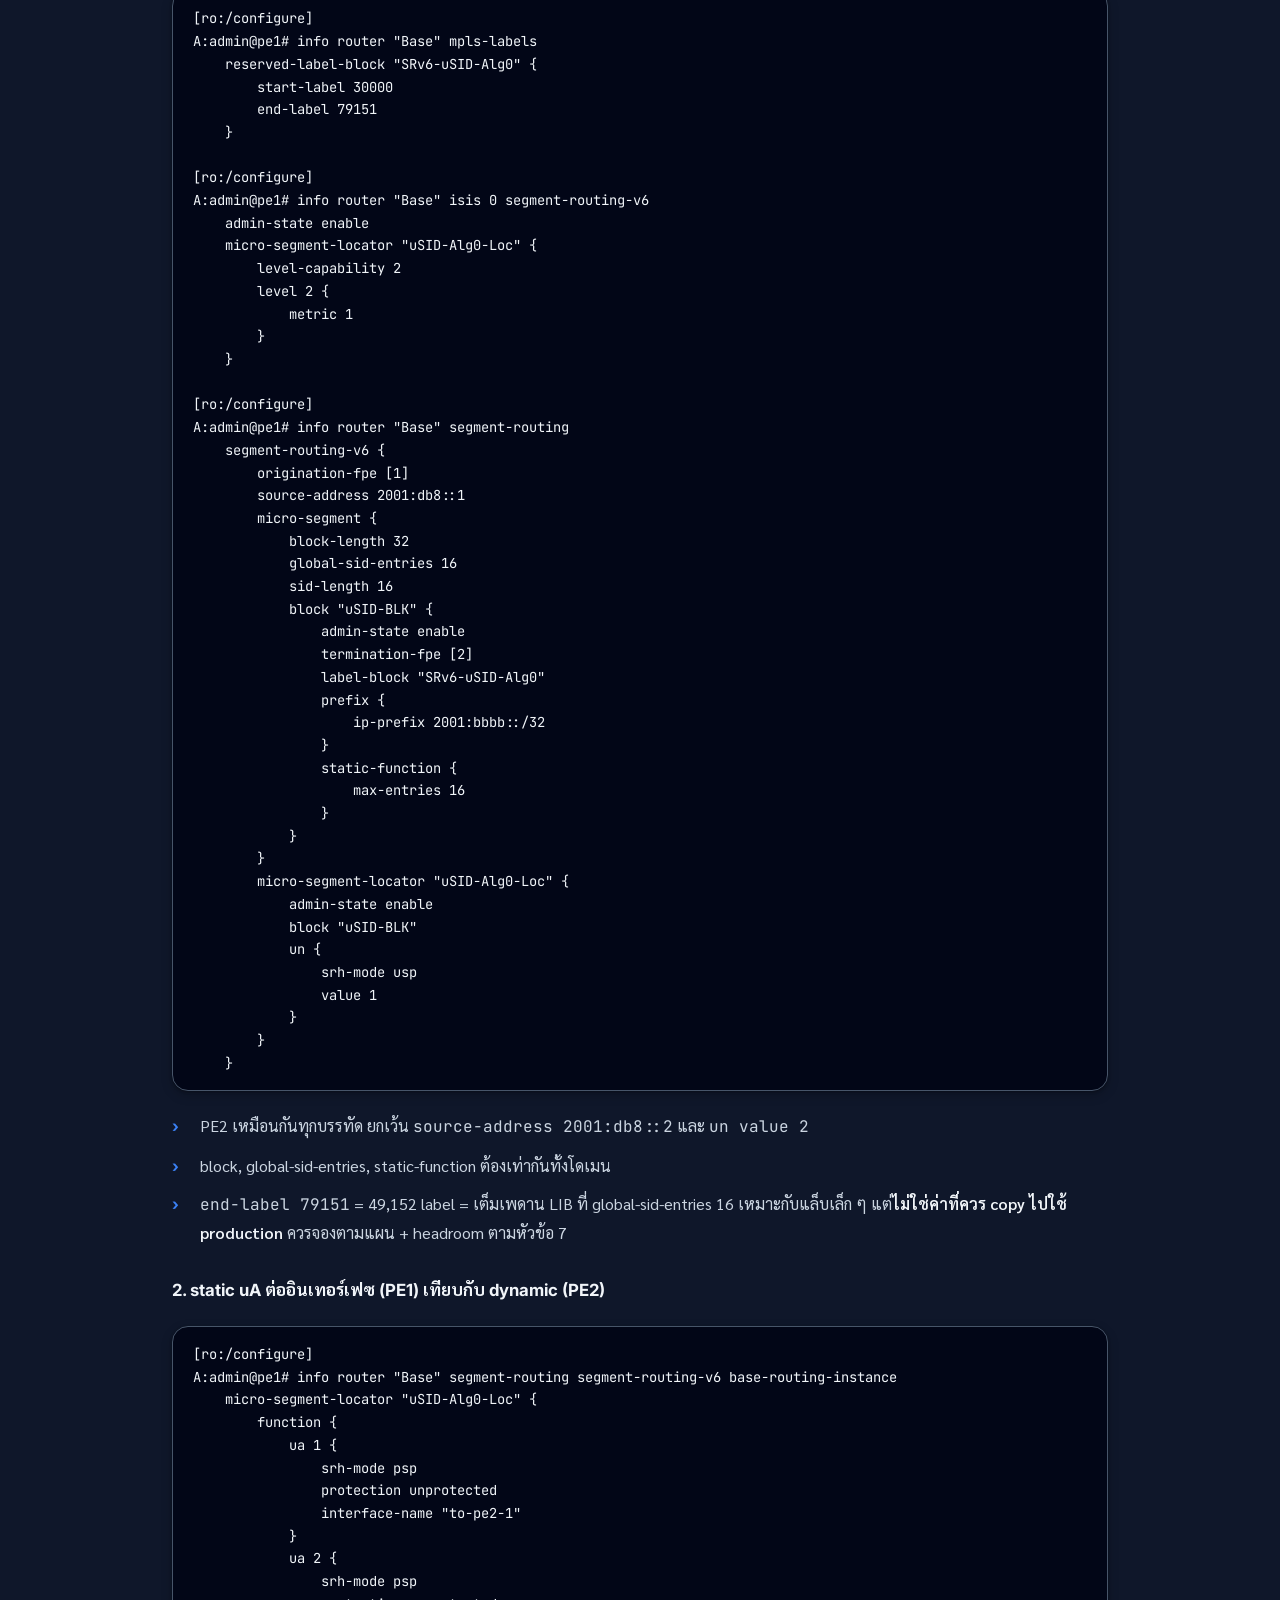
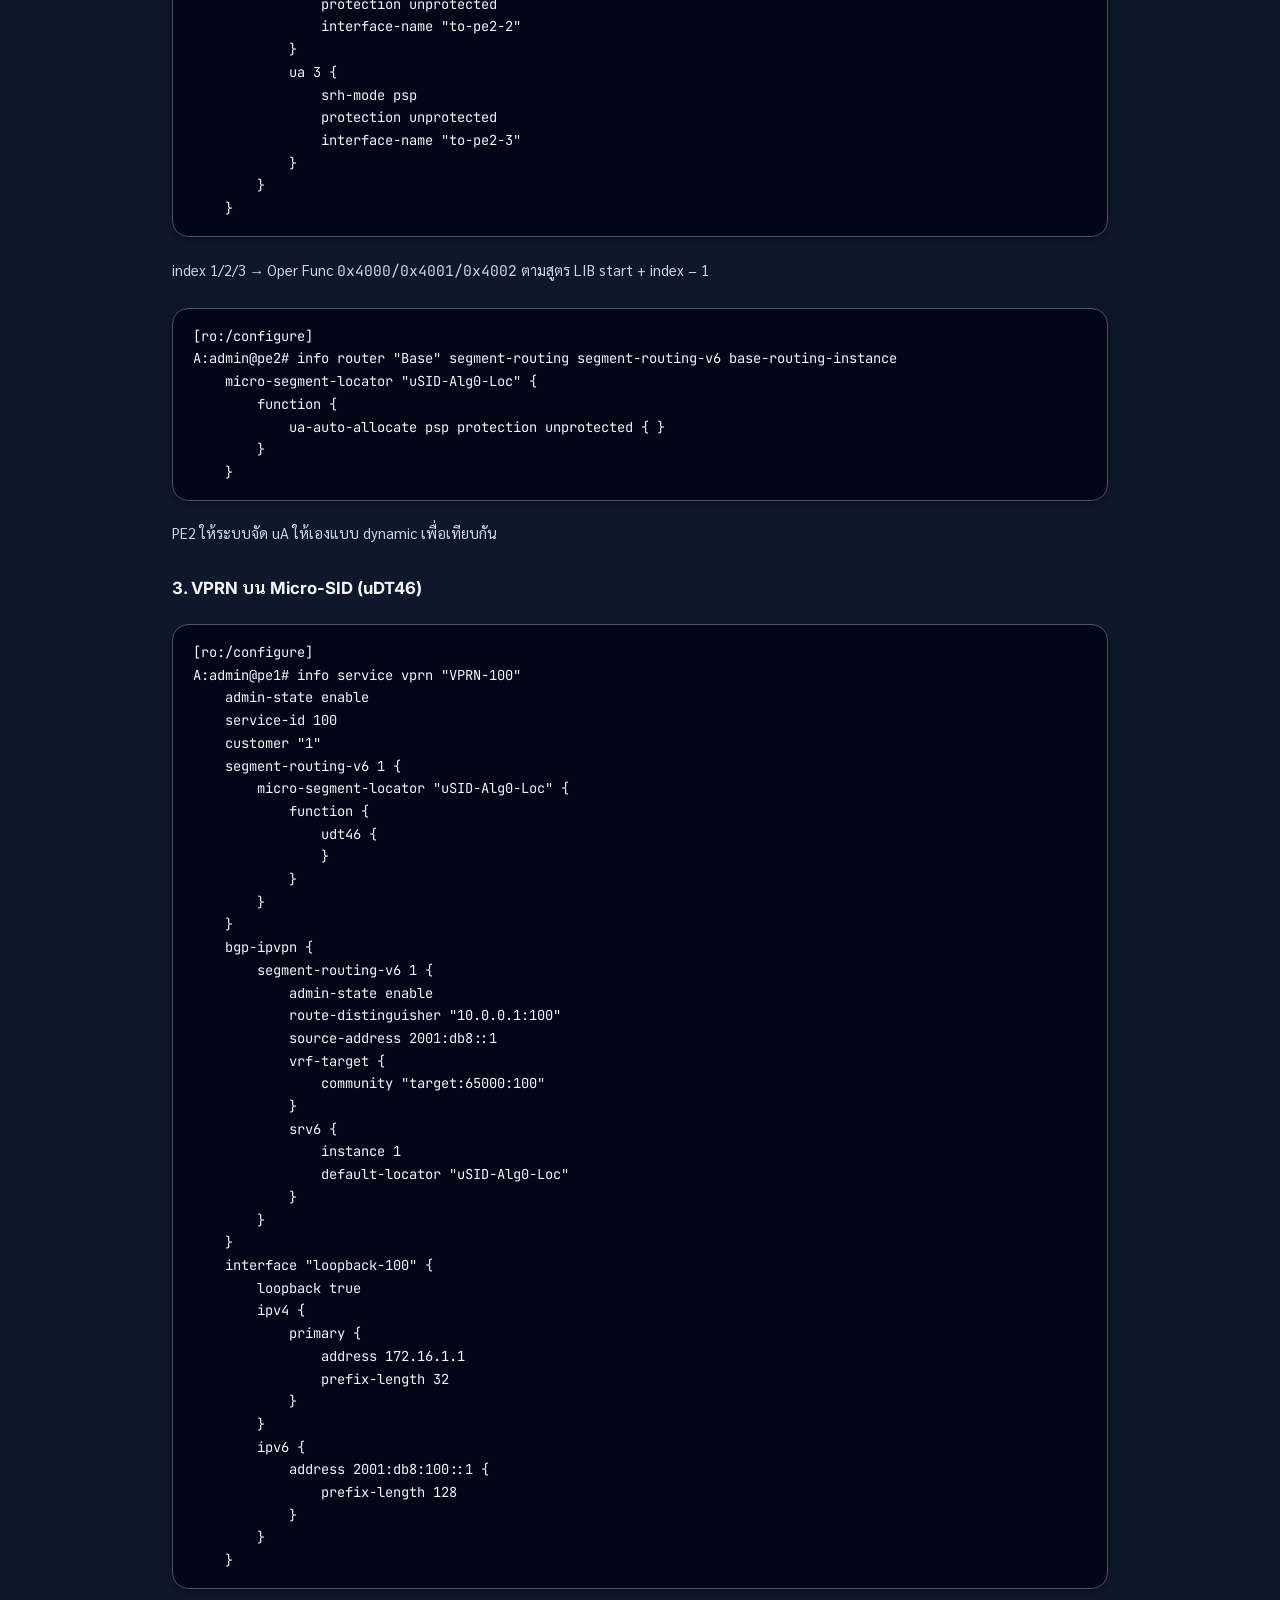
<file: posts/srv6-microsid-label-block.html>
<!doctype html>
<html lang="th">
<head>
<meta charset="utf-8">
<meta name="viewport" content="width=device-width, initial-scale=1">
<title>Nokia SR OS กับ SRv6 Micro-SID · running config</title>
<meta name="description" content="อธิบาย SRv6 และ Micro-SID (uSID) บน Nokia SR OS ตั้งแต่พื้นฐาน ไปจนถึง GIB/LIB แบบลากเลื่อนเล่นได้เอง, การเดินทางของแพ็กเก็ตทีละ hop, และกลไก Reserved Label Block ที่ต้องมีขนาดเท่า LIB แต่ไม่ต้องตรงกับค่า hex">
<link rel="preconnect" href="https://fonts.googleapis.com">
<link rel="preconnect" href="https://fonts.gstatic.com" crossorigin>
<link href="https://fonts.googleapis.com/css2?family=Inter:wght@400;500;600;700&family=Sarabun:wght@300;400;500;600;700&family=JetBrains+Mono:wght@400;500;600&display=swap" rel="stylesheet">
<link rel="stylesheet" href="../style.css">
<style>
  /* Post-only: interactive global-sid-entries slider (section 05) */
  .entries-control{
    background:var(--bg-raised); border:1px solid var(--line); border-radius:var(--radius);
    box-shadow:var(--shadow); padding:1.1rem 1.3rem 1.3rem; margin:0 0 1.3rem;
  }
  .entries-row{ display:flex; align-items:baseline; justify-content:space-between; gap:1rem; margin-bottom:.6rem; }
  .entries-row label{ font-family:"Inter",sans-serif; font-size:.92rem; font-weight:600; color:var(--ink); }
  .entries-value{ font-size:1.1rem; font-weight:600; color:var(--amber-ink); }
  .range-slider{
    width:100%; margin:.3rem 0 1.1rem; appearance:none; height:6px; border-radius:999px;
    background:var(--bg-sunk); outline:none; cursor:pointer;
  }
  .range-slider::-webkit-slider-thumb{
    appearance:none; width:20px; height:20px; border-radius:50%;
    background:var(--amber); border:3px solid var(--bg-raised); box-shadow:0 0 0 1px var(--amber);
    cursor:grab;
  }
  .range-slider::-moz-range-thumb{
    width:20px; height:20px; border-radius:50%; border:3px solid var(--bg-raised);
    background:var(--amber); box-shadow:0 0 0 1px var(--amber); cursor:grab;
  }
  .entries-stats{ display:grid; grid-template-columns:repeat(4,1fr); gap:.8rem; }
  @media (max-width:640px){ .entries-stats{ grid-template-columns:repeat(2,1fr); } }
  .entries-stats .stat{ display:flex; flex-direction:column; gap:.15rem; }
  .stat-label{ font-size:.72rem; color:var(--muted); font-family:"Inter",sans-serif; }
  .stat-value{ font-size:.92rem; font-weight:600; color:var(--ink); }

  /* Post-only: step-through control for the packet walkthrough (section 07) */
  .step-row{ display:flex; align-items:center; gap:.7rem; margin-bottom:.5rem; }
  .step-row label{ font-family:"Inter",sans-serif; font-size:.92rem; font-weight:600; color:var(--ink); flex:1; }
  .step-btn{
    font-family:"Inter",sans-serif; font-size:.85rem; font-weight:600; color:var(--ink);
    background:var(--bg-sunk); border:1px solid var(--line); border-radius:999px;
    width:2.1rem; height:2.1rem; line-height:1; cursor:pointer; flex:none;
  }
  .step-btn:hover:not(:disabled){ border-color:var(--amber); color:var(--amber-ink); }
  .step-btn:disabled{ opacity:.4; cursor:not-allowed; }
  .step-value{ font-size:.92rem; font-weight:600; color:var(--amber-ink); white-space:nowrap; }
  .step-desc{ font-family:"Sarabun",sans-serif; font-size:.88rem; color:var(--ink-soft); margin:.2rem 0 .9rem; min-height:2.6em; }

  /* Post-only: MD-CLI config blocks (section 10 onward) */
  .code-block{
    background:var(--bg-sunk); border:1px solid var(--line-strong); border-radius:var(--radius);
    padding:1rem 1.2rem; margin:1.3rem 0; overflow-x:auto; box-shadow:var(--shadow);
  }
  .code-block pre{
    margin:0; font-family:"JetBrains Mono",monospace; font-size:.86rem; line-height:1.65;
    color:var(--ink); white-space:pre;
  }

  /* Post-only: compact color-coded uSID address example (section 05) */
  .usid-example{
    display:flex; flex-wrap:wrap; align-items:center; gap:.15rem;
    font-family:"JetBrains Mono",monospace; font-size:clamp(1.05rem,3vw,1.35rem); font-weight:700;
    margin:1.2rem 0 .9rem;
  }
  .usid-seg{ padding:.35rem .55rem; border-radius:8px; }
  .usid-seg.block{ background:var(--bg-sunk); color:var(--muted); border:1px dashed var(--line-strong); }
  .usid-seg.gib{ background:var(--amber-soft); color:var(--amber-ink); border:1px solid var(--amber); }
  .usid-seg.lib{ background:var(--cyan-soft); color:var(--cyan-ink); border:1px solid var(--cyan); }
  .usid-seg.plain{ color:var(--muted); background:transparent; padding:.35rem 0; }
  .usid-legend{ display:flex; flex-wrap:wrap; gap:.5rem; margin:0 0 1rem; }
</style>
</head>
<body>

<div class="progress-bar" id="progress-bar"></div>
<nav class="toc-widget" id="toc-widget">
  <button type="button" class="toc-toggle" id="toc-toggle" aria-expanded="false" aria-controls="toc-panel">
    <svg width="16" height="16" viewBox="0 0 16 16" fill="none" stroke="currentColor" stroke-width="1.6"><path d="M2 4h12M2 8h12M2 12h8"/></svg>
    <span class="toc-toggle-label">สารบัญ</span>
  </button>
  <div class="toc-panel" id="toc-panel" hidden>
    <ol>
      <li><a href="#sr" data-toc="sr">01 · Segment Routing คืออะไร</a></li>
      <li><a href="#srv6" data-toc="srv6">02 · SRv6: จุดแวะคือ IPv6 address</a></li>
      <li><a href="#usid" data-toc="usid">03 · Overhead และ Micro-SID 16 บิต</a></li>
      <li><a href="#giblib" data-toc="giblib">04 · GIB / LIB และการตั้ง un</a></li>
      <li><a href="#forward" data-toc="forward">05 · เดินตามแพ็กเก็ตทีละ hop</a></li>
      <li><a href="#whylabel" data-toc="whylabel">06 · ทำไมยังเห็นคำว่า label</a></li>
      <li><a href="#reserve" data-toc="reserve">07 · Reserved Label Block ต้องใหญ่แค่ไหน</a></li>
      <li><a href="#staticfn" data-toc="staticfn">08 · static-function</a></li>
      <li><a href="#realconfig" data-toc="realconfig">09 · Config ครบชุดและวิธีตรวจสอบ</a></li>
      <li><a href="#undersize" data-toc="undersize">10 · จองน้อยไปแล้วเกิดอะไร</a></li>
      <li><a href="#summary" data-toc="summary">11 · Checklist สรุป</a></li>
    </ol>
  </div>
</nav>

<nav class="site-nav">
  <div class="wrap">
    <a class="brand" href="../index.html">running<span class="prompt">&nbsp;config</span></a>
    <div class="links">
      <a class="back" href="../index.html">← กลับหน้าแรก</a>
      <a class="tool-link" href="../tools/ip-calculator/index.html">Tools</a>
      <button id="theme-toggle" aria-label="Toggle theme"><span id="theme-icon">🌙</span></button>
    </div>
  </div>
</nav>

<header class="hero">
  <canvas id="c-hero" aria-hidden="true"></canvas>
  <div class="wrap hero-inner">
    <span class="kicker"><span class="dot"></span>Nokia SR OS ฉบับเข้าใจง่าย · 2026-09-18 · เรียบเรียงใหม่ 2026-10-07</span>
    <h1>Nokia SR OS กับ<br><span class="amber-text">SRv6 Micro-SID</span></h1>
    <p class="lede">SRv6 ไม่ต้องพึ่ง MPLS แต่พอเปิด config Micro-SID บน Nokia SR OS กลับเจอ <span class="mono">mpls-labels</span> และ <span class="mono">reserved-label-block</span> เต็มไปหมด โพสต์นี้แบ่งเป็น 2 ส่วน: ส่วนแรกปูพื้น SRv6 กับ Micro-SID จากศูนย์ (ลาก slider ดูการแบ่ง GIB/LIB และเดินแพ็กเก็ตทีละ hop เองได้) ส่วนที่สองลงเรื่อง label space บน SR OS ว่าต้องจองเท่าไหร่ ตรวจสอบยังไง และพลาดตรงไหนแล้วระบบเงียบ จากผลแล็บจริง</p>
    <span class="scroll-cue">เลื่อนลงเพื่อเริ่มเรียนรู้
      <svg width="16" height="16" viewBox="0 0 16 16" fill="none" stroke="currentColor" stroke-width="1.6"><path d="M3 6l5 5 5-5"/></svg>
    </span>
  </div>
</header>

<main class="wrap">

  <section id="sr">
    <span class="kicker"><span class="dot"></span>01 · SRv6 กับ Micro-SID</span>
    <h2>Segment Routing: ต้นทางเขียนเส้นทางให้ทั้งหมด</h2>

    <p class="lede"><strong>Segment Routing</strong> ให้เราเตอร์ต้นทางเขียน "รายการจุดแวะ" ทั้งหมดแนบไปกับแพ็กเก็ตตั้งแต่แรก เราเตอร์ระหว่างทางแค่ทำตามรายการ ไม่ต้องเดาทางเองทีละ hop แบบ routing เดิม</p>
<div class="trio">
      <div class="card">
        <span class="num">01</span>
        <h3>ต้นทางตัดสินใจ</h3>
        <p>เราเตอร์ต้นทางเลือกเส้นทางทั้งหมดล่วงหน้า ไม่ปล่อยให้แต่ละจุดตัดสินใจเอง</p>
      </div>
      <div class="card">
        <span class="num">02</span>
        <h3>รายการฝังไปกับแพ็กเก็ต</h3>
        <p>"จุดแวะ" (segment) ทุกจุดถูกเขียนแนบไปกับแพ็กเก็ตเอง ไม่ต้องมีใครจำเส้นทางไว้ล่วงหน้า</p>
      </div>
      <div class="card">
        <span class="num">03</span>
        <h3>แต่ละจุดทำตามคิวถัดไป</h3>
        <p>เราเตอร์ระหว่างทางแค่มองจุดแวะถัดไปในรายการ ทำตามแล้วส่งต่อ ไม่ต้องคิดอะไรเพิ่ม</p>
      </div>
    </div>
    <ul class="points">
      <li>เครือข่ายแบบเดิม: แต่ละเราเตอร์ตัดสินใจเองทีละ hop เหมือนถามทางที่สี่แยกไปเรื่อย ๆ</li>
      <li>Segment Routing: ตัดสินใจครั้งเดียวที่ต้นทาง แล้วฝังรายการจุดแวะ (segment) ไปกับแพ็กเก็ต ไม่ต้องให้เราเตอร์กลางทางจำ state ของเส้นทางไว้</li>
    </ul>
  </section>

  <section id="srv6">
    <span class="kicker"><span class="dot"></span>02 · SRv6 กับ Micro-SID</span>
    <h2>SRv6: จุดแวะแต่ละจุดคือ IPv6 address หนึ่งตัว</h2>

    <p class="lede"><strong>SRv6</strong> (Segment Routing over IPv6) ใช้ IPv6 address หนึ่งตัวแทนจุดแวะหนึ่งจุด เก็บรายการทั้งหมดไว้ใน <strong>SRH</strong> (Segment Routing Header) จึงไม่ต้องมี MPLS label บนสายเลย</p>
<div class="stage">
      <div class="stage-label">
        <span class="chip amber">● Locator (เราเตอร์ไหน)</span>
        <span class="chip cyan">● Function (ทำอะไร)</span>
      </div>
      <canvas id="c-srh" role="img" aria-label="แอนิเมชันแพ็กเก็ตเดินทางผ่านเราเตอร์ 3 ตัว พร้อมตัวนับจุดแวะที่เหลือ (Segments Left) ซึ่งลดลงทีละจุดทุกครั้งที่ผ่านเราเตอร์หนึ่งตัว"></canvas>
    </div>
    <ul class="points">
      <li><strong>SRH</strong> เป็น IPv6 extension header อยู่ต่อจาก IPv6 header ทันที ก่อนถึง payload (ไม่ใช่ต่อท้ายแพ็กเก็ต)</li>
      <li>address แต่ละตัวแบ่งเป็น 2 ส่วน: <span class="amber-text">Locator</span> (เราเตอร์ไหน) และ <span class="cyan-text">Function</span> (ทำอะไรที่นั่น)</li>
      <li>ทุกครั้งที่ผ่านเราเตอร์ ค่า <span class="mono">Segments Left</span> ลดลง 1 แล้วที่อยู่ปลายทาง (DA) ถูกเปลี่ยนให้ชี้ไปจุดแวะถัดไป ส่วนรายการใน SRH ยังอยู่ครบ ไม่ถูกลบ</li>
      <li>ยกเว้นเปิด PSP/USP ซึ่งอนุญาตให้ตัด SRH ทิ้งเมื่อถึงจุดท้าย ๆ ของเส้นทาง</li>
    </ul>
    <p class="caption">สี่เหลี่ยมเล็กด้านบนในภาพคือตัวนับ Segments Left ที่เหลืออยู่ ไม่ใช่รายการที่ถูกตัดทิ้ง</p>
  </section>

  <section id="usid">
    <span class="kicker"><span class="dot"></span>03 · SRv6 กับ Micro-SID</span>
    <h2>ปัญหา overhead และทางแก้ด้วย Micro-SID</h2>

    <p class="lede">address เต็ม 128 บิตต่อจุดแวะทำให้ SRH ยาวขึ้นตามความซับซ้อนของเส้นทาง <strong>Micro-SID (uSID)</strong> แก้ด้วยการบีบแต่ละจุดแวะให้เหลือ <strong>16 บิต</strong> แล้วเรียงหลายจุดไว้ใน address เดียว</p>
    <h3 style="font-size:1.05rem;margin:1.8rem 0 .6rem">ปัญหา: ยิ่งเส้นทางซับซ้อน ยิ่งต้องแบกรายการยาว</h3>
<div class="stage">
      <div class="stage-label"><span class="chip amber">● ขนาด SRH ที่ต้องแบก</span></div>
      <canvas id="c-overhead" role="img" aria-label="แอนิเมชันแท่งกราฟที่ยาวขึ้นเรื่อย ๆ เมื่อจำนวนจุดแวะเพิ่มจาก 1 ไปจนถึง 6 จุด แสดงจำนวนบิตที่ต้องแบกไปด้วย"></canvas>
    </div>
    <ul class="points">
      <li>IPv6 address หนึ่งตัวยาว 128 บิต เส้นทาง 6 จุดแวะ = 6 × 128 = <strong>768 บิต</strong> เฉพาะส่วนหัว</li>
      <li>ยิ่งทำ traffic engineering ละเอียด รายการยิ่งยาว กินทั้งพื้นที่ในแพ็กเก็ตและแรงประมวลผลทุก hop</li>
    </ul>
    <h3 style="font-size:1.05rem;margin:1.8rem 0 .6rem">ทางแก้: Micro-SID บีบจุดแวะเหลือช่องละ 16 บิต</h3>
<div class="stage">
      <div class="stage-label">
        <span class="chip cyan">● แบบเดิม (1 จุดแวะ/128 บิต)</span>
        <span class="chip amber">● Micro-SID (block 32 บิต + 6 ช่อง)</span>
      </div>
      <canvas id="c-compress" role="img" aria-label="แอนิเมชันเปรียบเทียบที่อยู่ 128 บิตสองแบบ แบบซ้ายมีจุดแวะเดียวเต็มพื้นที่ แบบขวากันพื้นที่ส่วนหน้าไว้ให้ SID block 32 บิต แล้วแบ่งที่เหลือเป็น 6 ช่องเล็กเติมจุดแวะทีละช่องจนเต็ม"></canvas>
    </div>
    <ul class="points">
      <li>128 บิตไม่ได้ว่างทั้งก้อน ส่วนหน้าต้องกันไว้ให้ <span class="mono">SID block</span> (prefix ที่ใช้ร่วมกันทั้งโดเมน) ก่อนเสมอ ที่เหลือจึงซอยเป็นช่องละ 16 บิต</li>
      <li>จำนวนช่อง = <span class="mono">(128 − block length) ÷ 16</span> ไม่ใช่ 128 ÷ 16: block /32 ได้ 6 ช่อง, block /48 ได้ 5 ช่อง</li>
      <li>ตลอดโพสต์นี้ใช้ block <span class="mono">2001:bbbb::/32</span> ตรงกับ config ที่ทดสอบจริง จึงมี 6 ช่องต่อ address</li>
      <li>ถ้าเส้นทางยาวเกินจำนวนช่อง ให้ต่อ address ก้อนถัดไปใน SRH เพิ่ม</li>
    </ul>
  </section>

  <section id="giblib">
    <span class="kicker"><span class="dot"></span>04 · SRv6 กับ Micro-SID</span>
    <h2>GIB กับ LIB: แยกด้วยช่วงตัวเลข และวิธีตั้งเลขเราเตอร์ (un)</h2>

    <p class="lede">ทุกช่อง 16 บิตมีความหมายเดียวทั้งช่อง เป็นได้ทั้ง <span class="amber-text"><strong>GIB</strong></span> (เลขประจำเราเตอร์) หรือ <span class="cyan-text"><strong>LIB</strong></span> (เลขงานภายในเราเตอร์) ตัดสินจาก<strong>ค่าตัวเลขในช่องนั้นว่าตกอยู่ช่วงไหน</strong> ไม่ใช่การแบ่งบิตภายในช่อง</p>
<div class="stage">
      <div class="stage-label">
        <span class="chip amber">● GIB — เลขประจำเราเตอร์ (เราเตอร์ไหน)</span>
        <span class="chip cyan">● LIB — เลขงานภายในเครื่อง (ทำอะไรในเราเตอร์นั้น)</span>
      </div>
      <canvas id="c-giblib" role="img" aria-label="แผนภาพแท่งแสดงพื้นที่ 16 บิต แบ่งเป็นสองโซนสี ตำแหน่งเส้นแบ่งเปลี่ยนตามค่าที่เลือกจากแถบเลื่อนด้านล่าง"></canvas>
    </div>
<div class="entries-control">
      <div class="entries-row">
        <label for="entries-slider">ลองลากเปลี่ยนค่า <span class="mono">global-sid-entries</span> เอง</label>
        <span class="entries-value mono" id="entries-readout">16</span>
      </div>
      <input type="range" class="range-slider" id="entries-slider" min="4" max="60" step="4" value="16" aria-describedby="entries-caption">
      <div class="entries-stats">
        <div class="stat"><span class="stat-label">GIB (เราเตอร์)</span><span class="stat-value mono" id="gib-readout">—</span></div>
        <div class="stat"><span class="stat-label">LIB (function)</span><span class="stat-value mono" id="lib-readout">—</span></div>
        <div class="stat"><span class="stat-label">un value ตั้งได้</span><span class="stat-value mono" id="un-readout">—</span></div>
        <div class="stat"><span class="stat-label">ต้องจอง label</span><span class="stat-value mono" id="label-readout">—</span></div>
      </div>
    </div>
    <ul class="points">
      <li><strong>จุดตัด</strong> = <span class="mono">global-sid-entries × 1024</span> ตั้งค่าเดียวเท่ากันทุกเราเตอร์ในโดเมน ค่าเริ่มต้น 16 ให้ GIB = 1–16,383 และ LIB = 0x4000–0xFFFF</li>
      <li><strong>GIB</strong> ต้อง unique ทั้งเครือข่าย เหมือนเลขทะเบียนที่ห้ามซ้ำกันทั้งประเทศ</li>
      <li><strong>LIB</strong> unique แค่ภายในเราเตอร์ตัวเดียว เราเตอร์อื่นใช้เลขซ้ำกันได้ เหมือนเลขห้องในตึกที่ซ้ำกับตึกอื่นได้</li>
      <li>ลาก slider ขึ้น = เผื่อที่ให้ GIB มาก (รองรับเราเตอร์เยอะ) แต่ LIB เล็กลง (function ต่อเราเตอร์น้อยลง) และ label block ที่ต้องจองก็เล็กลงตาม</li>
    </ul>
    <div class="callout">
      <span class="tag">GIB กับ LIB อยู่คนละช่อง ไม่ได้ซ้อนกันในช่องเดียว</span>
      <p>ตัวอย่างจริงจาก show command: <span class="mono">un</span> กับ <span class="mono">function</span> เป็นคนละช่อง 16 บิต เรียงต่อกันใน address เดียว</p>
<div class="usid-example">
        <span class="usid-seg block">2001:bbbb</span><span class="usid-seg gib">0006</span><span class="usid-seg lib">4004</span><span class="usid-seg plain">::</span>
      </div>
<div class="usid-legend">
        <span class="chip" style="color:var(--muted);border-color:var(--line-strong)">● block — ใช้ร่วมกันทั้งเครือข่าย</span>
        <span class="chip amber">● un = 6 (GIB) — เลขประจำเราเตอร์นี้</span>
        <span class="chip cyan">● function = 16388 (LIB) — เลขงานที่ทำ</span>
      </div>
      <ul class="points" style="margin-top:.6rem">
        <li>6 และ 16388 ใช้หน่วยตัวเลขเดียวกัน แต่ 6 อยู่ช่วง GIB ส่วน 16388 อยู่ช่วง LIB</li>
        <li>ที่มา: Nokia Segment Routing and PCE User Guide (ตัวอย่าง <span class="mono">2001:db8:00d1:d547::</span>) และ show command บนแล็บ</li>
      </ul>
    </div>
    <div class="callout">
      <span class="tag">ทำไมสองช่วงนี้ห้ามทับกัน</span>
      <ul class="points" style="margin:0">
        <li>เมื่อเราเตอร์กินช่องของตัวเองแล้ว<strong>เลื่อน address ไปทางซ้าย</strong> ค่าในช่องถัดไปจะมานั่งตำแหน่งเดิมของ un พอดี ตำแหน่งนั้นจึงเป็นได้ทั้งค่า GIB หรือ LIB เราเตอร์แยกได้ด้วยช่วงตัวเลขเท่านั้น</li>
        <li>คู่มือ Nokia (หัวข้อ microbinding SID) ระบุว่า FIB ลง 2 รายการ: <span class="mono">&lt;block&gt;&lt;uN&gt;&lt;uB6&gt;::/(block+32)</span> และ <span class="mono">&lt;block&gt;&lt;uB6&gt;::/(block+16)</span> รายการที่สองมีค่า LIB อยู่ติด block ตรงตำแหน่งของ un</li>
        <li>ถ้า GIB กับ LIB ทับกัน แพ็กเก็ตที่ตั้งใจส่งไปหาเราเตอร์ที่มี un เท่ากับเลขนั้น จะถูกเครื่องนี้ดักกินเป็น function ของตัวเองทันที</li>
      </ul>
    </div>
    <h3 style="font-size:1.05rem;margin:1.8rem 0 .6rem">ตั้งเลขเราเตอร์ด้วย <span class="mono">un</span> แล้วพลาดได้ตรงไหน</h3>
<div class="stage">
      <div class="stage-label">
        <span class="chip good">● ตั้งถูก — ตกอยู่ในโซน GIB</span>
        <span class="chip amber">● ตั้งพลาด — หลุดไปโซน LIB</span>
      </div>
      <canvas id="c-un" role="img" aria-label="แอนิเมชันแท่ง GIB/LIB พร้อมหมุดปักตำแหน่งค่า un สองตัวอย่าง ตัวอย่างแรกตกในโซน GIB ขึ้นเครื่องหมายถูกสีเขียว ตัวอย่างที่สองหลุดไปโซน LIB แต่ระบบยังคงยอมรับค่าโดยไม่มีคำเตือน"></canvas>
    </div>
    <ul class="points">
      <li>เลขประจำเราเตอร์ตั้งด้วย <span class="mono">un value</span> (uSID Node) ตัวอย่างในเอกสาร: ตัวหนึ่งใช้ 1 อีกตัวใช้ 1281</li>
      <li>CLI รับค่าได้ตั้งแต่ 1 ถึง 1,048,575 เสมอ <strong>ไม่เช็คว่าอยู่ในช่วง GIB จริงหรือไม่</strong> พิมพ์ <span class="mono">un value 20000</span> ตอน global-sid-entries 16 ก็ commit ผ่านโดยไม่มี error หรือ warning</li>
      <li>กฎที่ต้องเช็คเอง: <span class="mono">un value</span> ต้อง<strong>น้อยกว่า global-sid-entries × 1024</strong> และห้ามซ้ำกับเราเตอร์อื่น</li>
    </ul>
<div class="table-wrap">
      <table>
        <thead><tr><th>global-sid-entries</th><th>ขอบเขต GIB</th><th>ตั้ง un value เป็น</th><th>ผลลัพธ์</th></tr></thead>
        <tbody>
          <tr>
            <td class="mono" data-label="global-sid-entries">16 (ค่าเริ่มต้น)</td>
            <td class="mono" data-label="ขอบเขต GIB">1 – 16,383</td>
            <td class="mono" data-label="ตั้ง un value">6</td>
            <td data-label="ผลลัพธ์">✓ ปลอดภัย — เลขเล็ก อยู่ในโซน GIB ชัดเจน</td>
          </tr>
          <tr>
            <td class="mono" data-label="global-sid-entries">16 (ค่าเริ่มต้น)</td>
            <td class="mono" data-label="ขอบเขต GIB">1 – 16,383</td>
            <td class="mono" data-label="ตั้ง un value">16,383</td>
            <td data-label="ผลลัพธ์">✓ ปลอดภัย — ชนขอบพอดี ยังอยู่ใน GIB</td>
          </tr>
          <tr>
            <td class="mono" data-label="global-sid-entries">16 (ค่าเริ่มต้น)</td>
            <td class="mono" data-label="ขอบเขต GIB">1 – 16,383</td>
            <td class="mono" data-label="ตั้ง un value">16,384</td>
            <td data-label="ผลลัพธ์">✗ หลุดไปโซน LIB — เกินมาแค่ 1 ก็พังแล้ว</td>
          </tr>
          <tr>
            <td class="mono" data-label="global-sid-entries">16 (ค่าเริ่มต้น)</td>
            <td class="mono" data-label="ขอบเขต GIB">1 – 16,383</td>
            <td class="mono" data-label="ตั้ง un value">20,000</td>
            <td data-label="ผลลัพธ์">✗ หลุดไปโซน LIB ไปไกลเลย</td>
          </tr>
          <tr>
            <td class="mono" data-label="global-sid-entries">56 (ตัวอย่างจากเอกสาร)</td>
            <td class="mono" data-label="ขอบเขต GIB">1 – 57,343</td>
            <td class="mono" data-label="ตั้ง un value">1,281</td>
            <td data-label="ผลลัพธ์">✓ ปลอดภัย — ค่าจริงที่ใช้ในตัวอย่างของเอกสาร</td>
          </tr>
          <tr>
            <td class="mono" data-label="global-sid-entries">56 (ตัวอย่างจากเอกสาร)</td>
            <td class="mono" data-label="ขอบเขต GIB">1 – 57,343</td>
            <td class="mono" data-label="ตั้ง un value">60,000</td>
            <td data-label="ผลลัพธ์">✗ หลุดไปโซน LIB — แม้ GIB จะกว้างกว่ากรณีแรกแล้วก็ตาม</td>
          </tr>
        </tbody>
      </table>
    </div>
    <p class="caption">เลขที่ "ปลอดภัย" ขึ้นกับ global-sid-entries ของเครือข่ายนั้น ค่าเดียวกันอาจหลุดไปช่วง LIB ถ้าย้ายไปใช้กับโดเมนที่ตั้งค่าไว้ต่ำกว่า</p>
  </section>

  <section id="forward">
    <span class="kicker"><span class="dot"></span>05 · SRv6 กับ Micro-SID</span>
    <h2>เดินตามแพ็กเก็ตทีละ hop</h2>

    <p class="lede">CE1 ส่ง IPv6 ธรรมดา PE1 (R1) encapsulate เป็น address แบบ Micro-SID: <span class="mono">block</span> + un ของ <span class="amber-text">R1, R2, R3</span> + <span class="cyan-text">function</span> ของบริการที่ R3 จากนั้นทุก hop ดู<strong>ช่องหน้าสุด</strong>ช่องเดียว แล้วเลื่อนช่องที่ใช้แล้วทิ้ง</p>
<div class="stage">
      <div class="stage-label">
        <span class="chip amber">● ช่องหน้าสุดเป็นค่าโซน GIB → เลื่อนแล้วส่งต่อ</span>
        <span class="chip cyan">● ช่องหน้าสุดเป็นค่าโซน LIB → ทำ function ที่นี่</span>
      </div>
      <canvas id="c-forward" role="img" aria-label="แผนภาพเราเตอร์ CE1, R1, R2, R3, CE2 เรียงกัน พร้อมแพ็กเก็ตที่เลื่อนตำแหน่งตามขั้นที่เลือกจากปุ่มควบคุมด้านล่าง"></canvas>
    </div>
<div class="entries-control">
      <div class="step-row">
        <label for="forward-slider">ลองเดินแพ็กเก็ตทีละขั้นเอง</label>
        <button type="button" class="step-btn" id="forward-prev" aria-label="ขั้นก่อนหน้า">‹</button>
        <span class="step-value mono" id="forward-readout">ขั้น 1 / 5</span>
        <button type="button" class="step-btn" id="forward-next" aria-label="ขั้นถัดไป">›</button>
      </div>
      <input type="range" class="range-slider" id="forward-slider" min="0" max="4" step="1" value="0" aria-describedby="forward-desc">
      <p class="step-desc" id="forward-desc"></p>
      <div class="entries-stats">
        <div class="stat"><span class="stat-label">ตำแหน่งปัจจุบัน</span><span class="stat-value mono" id="forward-node">—</span></div>
        <div class="stat"><span class="stat-label">ค่าในช่องหน้าสุด</span><span class="stat-value mono" id="forward-gib">—</span></div>
        <div class="stat"><span class="stat-label">เราเตอร์นี้ทำอะไร</span><span class="stat-value mono" id="forward-lib">—</span></div>
        <div class="stat"><span class="stat-label">ช่องที่เหลือใน SRH</span><span class="stat-value mono" id="forward-remaining">—</span></div>
      </div>
    </div>
    <ul class="points">
      <li>ค่าที่ใช้ในภาพมาจาก lab จริง: block <span class="mono">2001:bbbb</span>, un = <span class="mono">1, 2, 3</span> (ช่วง GIB), function = <span class="mono">4004</span> จาก <span class="mono">udt46 value 5</span> (ช่วง LIB)</li>
      <li><strong>ช่องหน้าสุดอยู่ช่วง GIB และตรงกับ un ของตัวเอง</strong> → ถึงคิวตัวเอง เลื่อนช่องทิ้งแล้วส่งต่อตามช่องถัดไป (R1, R2)</li>
      <li><strong>ช่องหน้าสุดอยู่ช่วง LIB</strong> → เป็นเลขงานของเราเตอร์ที่เพิ่ง match ลงมือทำ function นั้น เช่น ถอด encapsulation ส่งเข้า VPN (R3)</li>
      <li>ค่าช่วง LIB ไม่ได้แปลว่าจบเส้นทางเสมอ: uDX/uDT จบจริง แต่ uA (adjacency) ทำงานแล้วเลื่อนช่องส่งต่อได้อีก ตัวบอกว่าหมดจริงคือ <span class="mono">0x0000</span> (End of Container)</li>
    </ul>
  </section>

  <section id="whylabel">
    <span class="kicker"><span class="dot"></span>06 · Label space บน SR OS</span>
    <h2>ไม่มี MPLS แล้ว ทำไม config ยังเต็มไปด้วยคำว่า label</h2>

    <p class="lede">บนสายไม่มี MPLS label เลย แพ็กเก็ตเป็น IPv6 + SRH ล้วนตลอดทาง คำว่า label ใน config ของ SR OS คือ<strong>ดัชนี lookup ภายในเราเตอร์</strong>ที่ยืมกลไกของชิป MPLS เดิมมาใช้</p>
<div class="stage">
      <div class="stage-label">
        <span class="chip good">● บนสาย = IPv6 ล้วน ไม่มี label</span>
        <span class="chip amber">● ภายในกล่อง = แปลงเป็น label ชั่วคราว</span>
      </div>
      <canvas id="c-wire" role="img" aria-label="แอนิเมชันแพ็กเก็ต IPv6 ล้วนเดินทางระหว่างเราเตอร์สองตัวโดยไม่มี label ติดไปด้วย เมื่อถึงเราเตอร์จะมีสัญลักษณ์เฟืองหมุนแปลงค่าเป็น label ภายในกล่องชั่วคราว ก่อนแพ็กเก็ตออกไปต่อแบบ IPv6 ล้วนเหมือนเดิม"></canvas>
    </div>
    <ul class="points">
      <li>เราเตอร์ FP-based ใช้ lookup table แบบเดียวกับ MPLS เพื่อหาว่า "ค่า LIB นี้ต้องทำอะไร" และ table นั้นใช้เลข label เป็นดัชนี</li>
      <li>label เกิดขึ้นชั่วขณะในหน่วยประมวลผลของกล่องเดียว แพ็กเก็ตที่ออกจากเราเตอร์ยังเป็น IPv6 ล้วนเหมือนเดิม</li>
      <li>จึงไม่ใช่ "MPLS แอบแฝง" แต่เป็นที่มาของ <span class="mono">mpls-labels reserved-label-block</span> ที่ต้องจองให้ Micro-SID</li>
    </ul>
  </section>

  <section id="reserve">
    <span class="kicker"><span class="dot"></span>07 · Label space บน SR OS</span>
    <h2>Reserved Label Block ต้องใหญ่แค่ไหน</h2>

    <p class="lede">ค่า LIB ทุกค่าที่ใช้งานจริงต้องมี label ภายในคู่กัน 1 ต่อ 1 จึงต้องจอง <span class="mono">reserved-label-block</span> ให้<strong>จำนวนพอ</strong> ส่วน<strong>ตัวเลข label ไม่ต้องตรงกับค่า hex ของ LIB</strong> ระบบจับคู่ให้เองภายใน</p>
<div class="stage">
      <div class="stage-label">
        <span class="chip cyan">● LIB (พื้นที่ function จริงในที่อยู่ IPv6)</span>
        <span class="chip amber">● คลัง Label ที่จอง (ตัวเลข MPLS label คนละพื้นที่กันเลย)</span>
      </div>
      <canvas id="c-poolmatch" role="img" aria-label="แอนิเมชันแท่งสองแท่งความยาวเท่ากันแสดงว่าจำนวนตรงกัน แต่วางอยู่คนละตำแหน่งคนละช่วงตัวเลขกันโดยสิ้นเชิง พร้อมเครื่องหมายถูกยืนยันว่าขนาดตรงกัน และเครื่องหมายกากบาทแสดงว่าไม่จำเป็นต้องอยู่ตำแหน่งเดียวกัน"></canvas>
    </div>
    <ul class="points">
      <li>แท่งสองแท่งยาวเท่ากัน (จำนวน entries เท่ากัน) แต่คนละช่วงตัวเลข: LIB เป็น hex ใน address (เช่น E000–FFFF) ส่วน label เป็นเลข MPLS ธรรมดา (เช่น 30000–38191)</li>
      <li>เริ่มที่เลข label อะไรก็ได้ ขอแค่ไม่ชนกับ label range อื่นในเครื่องเดียวกัน</li>
    </ul>
    <h3 style="font-size:1.05rem;margin:1.8rem 0 .6rem">ทำไม GIB ไม่ต้องมี label block</h3>
    <ul class="points">
      <li><strong>GIB:</strong> เราเตอร์เช็คแค่ว่าช่องนั้นตรงกับ un ของตัวเองไหม เป็นการ match กับ prefix เดียวที่ประกาศผ่าน IGP เหมือน route lookup ปกติ ไม่ต้องมี table แยกสำหรับทุกค่า GIB ในเครือข่าย</li>
      <li><strong>LIB:</strong> แต่ละค่าในเราเตอร์เดียวกันคืองานคนละอย่าง (คนละ service, ปลายทาง, policy) ต้องแยกแยะเป็นรายค่า จึงต้องมี label รองรับทุก function ที่จะใช้ ทั้ง static และ dynamic</li>
    </ul>
    <h3 style="font-size:1.05rem;margin:1.8rem 0 .6rem">ขนาดที่ถูกต้องมี 3 ชั้น: LIB คือ "เพดาน" ไม่ใช่ "พื้น"</h3>
    <ul class="points">
      <li><strong>พื้นแข็ง:</strong> ต้อง ≥ <span class="mono">static-function max-entries</span> ถ้าไม่ถึง CLI reject ทันที</li>
      <li><strong>พื้นใช้งานจริง:</strong> ควร ≥ max-entries + จำนวน dynamic function ที่คาดว่าจะใช้ (VPRN, uA auto-allocate ฯลฯ) จุดนี้<strong>ไม่มี CLI เช็คให้</strong> ขาดแล้วเงียบ (หัวข้อ 10)</li>
      <li><strong>เพดาน:</strong> ขนาด LIB เต็ม = <span class="mono">2^16 − global-sid-entries × 1024</span> จองเกินนี้ไม่ผิดกฎ แต่เสีย label เปล่า คู่มือ Nokia เขียนไว้ว่า "a label-block should not need exceed that value"</li>
      <li>สิ่งเดียวที่ต้องตรงกันคือ<strong>จำนวน</strong> ระหว่าง label block กับ function ที่ใช้จริง ไม่ใช่ตัวเลข และไม่ใช่ขนาด LIB เต็ม</li>
    </ul>
    <h3 style="font-size:1.05rem;margin:1.8rem 0 .6rem">global-sid-entries กำหนดเพดานของ LIB</h3>
<div class="table-wrap">
      <table>
        <thead><tr><th>ค่าที่เลือก</th><th>จุดตัด (×1024)</th><th>GIB ≈ รองรับกี่เราเตอร์</th><th>LIB = เพดานของ label block</th></tr></thead>
        <tbody>
          <tr>
            <td class="mono" data-label="ค่าที่เลือก">16 (ค่าเริ่มต้น)</td>
            <td class="mono" data-label="จุดตัด">0x4000</td>
            <td data-label="GIB">16,383 ตัว</td>
            <td data-label="LIB (เพดาน)">49,152 ช่อง</td>
          </tr>
          <tr>
            <td class="mono" data-label="ค่าที่เลือก">56</td>
            <td class="mono" data-label="จุดตัด">0xE000</td>
            <td data-label="GIB">57,343 ตัว</td>
            <td data-label="LIB (เพดาน)">8,192 ช่อง</td>
          </tr>
          <tr>
            <td class="mono" data-label="ค่าที่เลือก">60 (สูงสุด)</td>
            <td class="mono" data-label="จุดตัด">0xF000</td>
            <td data-label="GIB">61,439 ตัว</td>
            <td data-label="LIB (เพดาน)">4,096 ช่อง</td>
          </tr>
        </tbody>
      </table>
    </div>
    <ul class="points">
      <li>เลือก 60 รองรับเราเตอร์ได้มากสุด แต่เหลือที่ให้ function ต่อเราเตอร์แค่ 4,096 ค่า ต้องเลือกให้เหมาะกับขนาดเครือข่ายจริง</li>
      <li>เพดานที่ global-sid-entries 16 คือ 49,152 label ต่อหนึ่ง block ≈ 9.4% ของ label space ทั้งเครื่อง (524,288) ถ้ามีหลาย locator หรือหลาย Flex-Algorithm ที่ต้องแยก block การจองเต็มเพดานทุกก้อนจะกิน label ของเครื่องเร็วมาก</li>
      <li>ในทางปฏิบัติ: จองตามจำนวน function ที่วางแผนใช้จริง + headroom แล้วไม่เกินเพดาน</li>
    </ul>
  </section>

  <section id="staticfn">
    <span class="kicker"><span class="dot"></span>08 · Label space บน SR OS</span>
    <h2>static-function: ผ่า LIB เป็นโซน static กับ dynamic</h2>

    <p class="lede"><span class="mono">static-function max-entries</span> แบ่ง LIB อีกชั้น: index 1 ถึง max-entries คือโซน <strong>static</strong> ที่ operator กำหนดค่าเอง (ได้ค่าเดิมเสมอแม้ reboot) ส่วนที่เหลือคือโซน <strong>dynamic</strong> ที่ระบบเลือกช่องว่างให้เอง</p>
    <ul class="points">
      <li><strong>ต้องเป็น static</strong> เพราะมีคนอื่นอ้างค่าตรง ๆ: <strong>uA</strong> ที่กำหนดเอง, <strong>service micro-SID</strong> ที่ระบุ value (uDT4/uDT6/uDT46/uDX2/uDX6) และ <strong>binding-SID (uB6)</strong> ของ SRv6 policy ทั้งสามชนิดใช้โควตา static เดียวกัน</li>
      <li><span class="mono">un</span> (GIB) ไม่กินโควตานี้ เพราะอยู่คนละ pool ตั้งแต่ต้น</li>
      <li>โซน dynamic เริ่มที่ <strong>LIB start + max-entries พอดี</strong>: ตั้ง max-entries 16 แล้ว uDT46 ตัวแรกที่ระบบจัดให้ได้ <span class="mono">0x4010</span> (16400) โซน static จึงเป็น <span class="mono">0x4000–0x400F</span></li>
    </ul>
<div class="code-block"><pre>configure router "Base" segment-routing segment-routing-v6
    base-routing-instance micro-segment-locator "aa"
        function
            ua 1 interface-name "to_xxx"</pre></div>
    <p class="caption">เลข <span class="mono">1</span> ท้าย <span class="mono">ua</span> ไม่ใช่ค่า hex ของ LIB แต่เป็น <strong>index ในโซน static</strong> ระบบเอาไปบวกกับจุดเริ่มของ LIB ให้เอง</p>
    <div class="callout">
      <span class="tag">สูตรที่วัดจากแล็บ SR-SIM 26.3.R1</span>
      <p class="mono" style="font-weight:600;">Oper Func = (global-sid-entries × 1024) + (index − 1)</p>
      <ul class="points" style="margin:0">
        <li><span class="mono">ua 1 / 2 / 3</span> ที่ global-sid-entries 16 ได้ SID ลงท้าย <span class="mono">4000:: / 4001:: / 4002::</span> (16384 / 16385 / 16386) คือ index 1 = จุดเริ่ม LIB พอดี</li>
        <li>เปลี่ยน global-sid-entries เป็น 56 โดยไม่แตะ config uA: ค่าทั้งชุดขยับเป็น <span class="mono">e000:: / e001:: / e002::</span> ทันที ยืนยันว่า index ผูกกับจุดเริ่มของ LIB</li>
        <li>service SID ใช้สูตรเดียวกันทุกชนิด: <span class="mono">udt46 value 5, udx2 6, udt4 7, udt6 8, udt2u 9, udt2m 10</span> ได้ <span class="mono">4004:: … 4009::</span> ตามลำดับ ตรงกับตัวอย่างใน Advanced Configuration Guide (<span class="mono">udx2 value 5</span> → <span class="mono">4004::</span>)</li>
        <li>index ใช้ <strong>pool เดียวกันทั้ง block</strong>: ชนกันข้ามชนิด function, ข้าม uA และข้ามทุก locator ที่ใช้ block เดียวกัน ระบบ reject แม้ SID สุดท้ายจะไม่ซ้ำกันบนสาย (คนละ un) จึงต้องวางแผน index ร่วมกันทั้งโดเมน</li>
      </ul>
    </div>
    <ul class="points">
      <li><strong>binding-SID (uB6)</strong> ที่ head-end รับต้องอยู่ในรูปเต็ม <span class="mono">&lt;block&gt;&lt;uN&gt;&lt;uB6&gt;</span> เสมอ ส่งค่า uB6 ลอย ๆ ช่องเดียวไม่ได้ (entry สั้นใน FIB ใช้ได้เฉพาะตอนแพ็กเก็ตเลื่อนมาถึงตำแหน่งนั้นแล้ว)</li>
      <li>ค่าเริ่มต้นของ <span class="mono">max-entries</span> คือ <strong>1</strong> จะใช้ static function มากกว่า 1 ตัวต้องปรับเอง</li>
      <li><strong>แก้ max-entries ทีหลัง = block ทั้งก้อน admin-state toggle อัตโนมัติ</strong> (ตาม CLI warning) service ทุกตัวบน block นั้นสะดุด ต้องวางแผนจำนวน static ให้ครบตั้งแต่วันแรก</li>
    </ul>
  </section>

  <section id="realconfig">
    <span class="kicker"><span class="dot"></span>09 · Label space บน SR OS</span>
    <h2>Config ครบชุดและวิธีตรวจสอบ (SR-SIM 26.3.R1)</h2>

    <p class="lede">config ชุดเดียวที่รันจริงบน PE1/PE2 (7750 SR-1, SR-SIM 26.3.R1) ค่าทุกตัวในโพสต์นี้ (block <span class="mono">2001:bbbb::/32</span>, global-sid-entries 16, max-entries 16) มาจากชุดนี้</p>

    <h3 style="font-size:1.05rem;margin:1.8rem 0 .6rem">0. FPE ต้องมีก่อนเสมอ</h3>
    <ul class="points">
      <li>SRv6 บน FP-based platform ต้องมี FPE ทำ origination และ termination เป็นที่มาของ <span class="mono">origination-fpe [1]</span> / <span class="mono">termination-fpe [2]</span> ในข้อ 1</li>
      <li>FPE ผูกกับพอร์ตผ่าน <span class="mono">port-xc (pxc)</span> ใช้ MAC loopback ภายในการ์ดได้ ไม่ต้องเสียพอร์ตจริง และ pxc 1 กับ pxc 2 ชี้พอร์ต loopback เดียวกันได้</li>
    </ul>
<div class="code-block"><pre>configure {
    card 1 {
        mda 1 {
            xconnect {
                mac 1 {
                    loopback 1 {
                    }
                }
            }
        }
    }
    port 1/1/m1/1 {
        admin-state enable
    }
}

[ro:/configure]
A:admin@pe1# info port-xc
    pxc 1 {
        admin-state enable
        port-id 1/1/m1/1
    }
    pxc 2 {
        admin-state enable
        port-id 1/1/m1/1
    }

[ro:/configure]
A:admin@pe1# info fwd-path-ext
    fpe 1 {
        path {
            pxc 1
        }
        application {
            srv6 {
                type origination
            }
        }
    }
    fpe 2 {
        path {
            pxc 2
        }
        application {
            srv6 {
                type termination
            }
        }
    }</pre></div>
    <p class="caption">ต้องเปิด <span class="mono">admin-state enable</span> ที่ <span class="mono">port pxc-1.a / pxc-1.b / pxc-2.a / pxc-2.b</span> ด้วย จากนั้นระบบสร้าง interface <span class="mono">_tmnx_fpe_1.a/.b</span> และ <span class="mono">_tmnx_fpe_2.a/.b</span> ให้เอง</p>

    <h3 style="font-size:1.05rem;margin:1.8rem 0 .6rem">1. label block + micro-segment + locator + un (PE1)</h3>
<div class="code-block"><pre>[ro:/configure]
A:admin@pe1# info router "Base" mpls-labels
    reserved-label-block "SRv6-uSID-Alg0" {
        start-label 30000
        end-label 79151
    }

[ro:/configure]
A:admin@pe1# info router "Base" isis 0 segment-routing-v6
    admin-state enable
    micro-segment-locator "uSID-Alg0-Loc" {
        level-capability 2
        level 2 {
            metric 1
        }
    }

[ro:/configure]
A:admin@pe1# info router "Base" segment-routing
    segment-routing-v6 {
        origination-fpe [1]
        source-address 2001:db8::1
        micro-segment {
            block-length 32
            global-sid-entries 16
            sid-length 16
            block "uSID-BLK" {
                admin-state enable
                termination-fpe [2]
                label-block "SRv6-uSID-Alg0"
                prefix {
                    ip-prefix 2001:bbbb::/32
                }
                static-function {
                    max-entries 16
                }
            }
        }
        micro-segment-locator "uSID-Alg0-Loc" {
            admin-state enable
            block "uSID-BLK"
            un {
                srh-mode usp
                value 1
            }
        }
    }</pre></div>
    <ul class="points">
      <li>PE2 เหมือนกันทุกบรรทัด ยกเว้น <span class="mono">source-address 2001:db8::2</span> และ <span class="mono">un value 2</span></li>
      <li>block, global-sid-entries, static-function ต้องเท่ากันทั้งโดเมน</li>
      <li><span class="mono">end-label 79151</span> = 49,152 label = เต็มเพดาน LIB ที่ global-sid-entries 16 เหมาะกับแล็บเล็ก ๆ แต่<strong>ไม่ใช่ค่าที่ควร copy ไปใช้ production</strong> ควรจองตามแผน + headroom ตามหัวข้อ 7</li>
    </ul>

    <h3 style="font-size:1.05rem;margin:1.8rem 0 .6rem">2. static uA ต่ออินเทอร์เฟซ (PE1) เทียบกับ dynamic (PE2)</h3>
<div class="code-block"><pre>[ro:/configure]
A:admin@pe1# info router "Base" segment-routing segment-routing-v6 base-routing-instance
    micro-segment-locator "uSID-Alg0-Loc" {
        function {
            ua 1 {
                srh-mode psp
                protection unprotected
                interface-name "to-pe2-1"
            }
            ua 2 {
                srh-mode psp
                protection unprotected
                interface-name "to-pe2-2"
            }
            ua 3 {
                srh-mode psp
                protection unprotected
                interface-name "to-pe2-3"
            }
        }
    }</pre></div>
    <p class="caption">index 1/2/3 → Oper Func <span class="mono">0x4000/0x4001/0x4002</span> ตามสูตร LIB start + index − 1</p>
<div class="code-block"><pre>[ro:/configure]
A:admin@pe2# info router "Base" segment-routing segment-routing-v6 base-routing-instance
    micro-segment-locator "uSID-Alg0-Loc" {
        function {
            ua-auto-allocate psp protection unprotected { }
        }
    }</pre></div>
    <p class="caption">PE2 ให้ระบบจัด uA ให้เองแบบ dynamic เพื่อเทียบกัน</p>

    <h3 style="font-size:1.05rem;margin:1.8rem 0 .6rem">3. VPRN บน Micro-SID (uDT46)</h3>
<div class="code-block"><pre>[ro:/configure]
A:admin@pe1# info service vprn "VPRN-100"
    admin-state enable
    service-id 100
    customer "1"
    segment-routing-v6 1 {
        micro-segment-locator "uSID-Alg0-Loc" {
            function {
                udt46 {
                }
            }
        }
    }
    bgp-ipvpn {
        segment-routing-v6 1 {
            admin-state enable
            route-distinguisher "10.0.0.1:100"
            source-address 2001:db8::1
            vrf-target {
                community "target:65000:100"
            }
            srv6 {
                instance 1
                default-locator "uSID-Alg0-Loc"
            }
        }
    }
    interface "loopback-100" {
        loopback true
        ipv4 {
            primary {
                address 172.16.1.1
                prefix-length 32
            }
        }
        ipv6 {
            address 2001:db8:100::1 {
                prefix-length 128
            }
        }
    }</pre></div>
    <ul class="points">
      <li>ชื่อ function ในโหมด uSID คือ <span class="mono">udt46/udt4/udt6</span> ไม่ใช่ <span class="mono">end-dt46</span> แบบ classic SRv6</li>
      <li>ไม่ระบุ value จึงเป็น dynamic ได้ Oper Func <span class="mono">0x4010</span> = LIB start + max-entries พอดี</li>
    </ul>

    <h3 style="font-size:1.05rem;margin:1.8rem 0 .6rem">4. ตรวจสอบทีละขั้น</h3>
    <p><strong>4.1 SID ทั้งหมดของเครื่องนี้</strong> ดูว่า uN, uA, uDT46 ขึ้นครบและค่า function ตรงกับที่คำนวณ</p>
<div class="code-block"><pre>A:admin@pe1# show router segment-routing-v6 micro-segment-local-sid

===============================================================================
Micro Segment Routing v6 Local SIDs
===============================================================================
SID                                               Type           Function
  Micro Segment Locator
  Context
-------------------------------------------------------------------------------
2001:bbbb:1::                                     uN             1
  uSID-Alg0-Loc
  None
2001:bbbb:1:4000::                                uA             16384
  uSID-Alg0-Loc
  Base
2001:bbbb:1:4001::                                uA             16385
  uSID-Alg0-Loc
  Base
2001:bbbb:1:4002::                                uA             16386
  uSID-Alg0-Loc
  Base
2001:bbbb:1:4010::                                uDT46          16400
  uSID-Alg0-Loc
  SvcId: 100 Name: VPRN-100
-------------------------------------------------------------------------------
SIDs : 5</pre></div>
    <ul class="points">
      <li>คอลัมน์ <span class="mono">Function</span> ของ uN (=1) เป็นค่า <strong>GIB</strong> ส่วนของ uA/uDT46 (0x4000 ขึ้นไป) เป็นค่า <strong>LIB</strong> คนละ number space แต่พิมพ์ในคอลัมน์เดียวกัน จุดนี้ทำให้งงบ่อยที่สุด</li>
    </ul>
    <p><strong>4.2 uA แต่ละตัวผูกกับ interface ไหน</strong> คำสั่งเดียวที่โชว์ทั้ง index ที่พิมพ์กับค่าจริง</p>
<div class="code-block"><pre>A:admin@pe1# show router segment-routing-v6 base-routing-instance micro

===============================================================================
Micro Segment Routing v6 Base Routing Instance
===============================================================================
Micro Segment Locator
 Type          Function  SID                                     Status/InstId
  SRH-mode     Oper Func Interface                               Protection
-------------------------------------------------------------------------------
uSID-Alg0-Loc
 uA            1         2001:bbbb:1:4000::                      ok
  PSP          16384     to-pe2-1                                Unprotected
 uA            2         2001:bbbb:1:4001::                      ok
  PSP          16385     to-pe2-2                                Unprotected
 uA            3         2001:bbbb:1:4002::                      ok
  PSP          16386     to-pe2-3                                Unprotected
-------------------------------------------------------------------------------
 Auto-allocated uA:
-------------------------------------------------------------------------------
-------------------------------------------------------------------------------
===============================================================================
Legend: * - System allocated</pre></div>
    <ul class="points">
      <li><span class="mono">Function</span> = index ใน config, <span class="mono">Oper Func</span> = ค่า LIB จริง, พร้อม interface และ protection</li>
      <li>คำสั่ง 4.1 โชว์เฉพาะค่าจริงภายใต้คอลัมน์ชื่อ Function เหมือนกัน ถ้าสับสนให้ยึดคำสั่งนี้</li>
    </ul>
    <p><strong>4.3 label block ถูก carve จาก pool จริงไหม</strong></p>
<div class="code-block"><pre>A:admin@pe1# show router mpls-labels label-range

===============================================================================
Label Ranges
===============================================================================
Label Type      Start Label End Label   Aging       Available   Total
-------------------------------------------------------------------------------
Static          32          18431       -           18400       18400
Dynamic         18432       524287      0           456704      505856
    Seg-Route   0           0           -           0           0

-------------------------------------------------------------------------------
Reserved Label Blocks
-------------------------------------------------------------------------------
Reserved Label                               Start       End         Total
Block Name                                   Label       Label
-------------------------------------------------------------------------------
SRv6-uSID-Alg0                               30000       79151       49152
-------------------------------------------------------------------------------
No. of Reserved Label Blocks: 1
-------------------------------------------------------------------------------
===============================================================================</pre></div>
    <ul class="points">
      <li>Dynamic Available ลดลง 49,152 พอดี (505,856 − 456,704) ยืนยันว่า block ถูกตัดออกจาก dynamic pool ไม่ได้เพิ่ม label ลอย ๆ</li>
      <li>ตารางนี้<strong>ไม่มีคอลัมน์ used/available ของ reserved block</strong> จึงบอกไม่ได้ว่าใกล้เต็มหรือยัง (ดูหัวข้อ 10)</li>
    </ul>
    <p><strong>4.4 BGP แจก SRv6 SID มาครบไหม</strong></p>
<div class="code-block"><pre>A:admin@pe1# show router bgp routes vpn-ipv4 hunt

-------------------------------------------------------------------------------
RIB In Entries
-------------------------------------------------------------------------------
Network        : 172.16.1.2/32
Nexthop        : 10.0.0.2
Route Dist.    : 10.0.0.2:100           VPN Label      : 16403
From           : 2001:db8::2
Community      : target:65000:100
SRv6 TLV Type  : SRv6 L3 Service TLV (5)
SRv6 SubTLV    : SRv6 SID Information (1)
Sid            : 2001:bbbb:2::
Full Sid       : 2001:bbbb:2:4013::
Behavior       : End.uDT46 (64)
SRv6 SubSubTLV : SRv6 SID Structure (1)
Loc-Block-Len  : 32                     Loc-Node-Len   : 16
Func-Len       : 16                     Arg-Len        : 0
Tpose-Len      : 16                     Tpose-offset   : 48
-------------------------------------------------------------------------------
RIB Out Entries
-------------------------------------------------------------------------------
Network        : 172.16.1.1/32
Route Dist.    : 10.0.0.1:100           VPN Label      : 16400
Sid            : 2001:bbbb:1::
Full Sid       : 2001:bbbb:1:4010::
Behavior       : End.uDT46 (64)
Loc-Block-Len  : 32                     Loc-Node-Len   : 16
Func-Len       : 16                     Arg-Len        : 0
Tpose-Len      : 16                     Tpose-offset   : 48</pre></div>
    <ul class="points">
      <li><span class="mono">Full Sid</span> ตรงกับที่คำนวณ: PE2 uDT46 dynamic = <span class="mono">4013::</span>/16403 (หลัง uA auto-allocate 3 ตัว), PE1 = <span class="mono">4010::</span>/16400</li>
      <li><span class="mono">Tpose-offset 48</span> = block 32 บิต + node 16 บิต</li>
    </ul>
    <p><strong>4.5 route-table ของ VPRN resolve เข้า SRv6 ไหม</strong></p>
<div class="code-block"><pre>A:admin@pe1# show router 100 route-table
172.16.1.1/32                                 Local   Local     00h21m51s  0
       loopback-100                                                 0
172.16.1.2/32                                 Remote  BGP VPN   00h00m34s  170
       2001:bbbb:2:4013:: (tunneled:SRV6)                           11

A:admin@pe1# show router 100 route-table ipv6
2001:db8:100::1/128                           Local   Local     00h01m37s  0
       loopback-100                                                 0
2001:db8:100::2/128                           Remote  BGP VPN   00h01m16s  170
       2001:bbbb:2:4013:: (tunneled:SRV6)                           11</pre></div>
    <ul class="points">
      <li>prefix ฝั่งตรงข้ามทั้ง IPv4 และ IPv6 เป็น <span class="mono">tunneled:SRV6</span> ชี้ไป Full Sid ของ PE2 (<span class="mono">2001:bbbb:2:4013::</span>) ตรงกับที่ BGP แจก</li>
      <li><strong>ข้อจำกัดของ SR-SIM:</strong> ไม่ forward SRv6 VPN dataplane ping ข้าม VPRN จะ timeout เสมอแม้ control plane ถูกทุกจุด สิ่งที่ยืนยันได้จากแล็บนี้คือ CLI syntax, validation ตอน commit, ค่า SID/label, BGP advertise และ route-table ไม่ใช่การ forward จริง</li>
    </ul>
  </section>

  <section id="undersize">
    <span class="kicker"><span class="dot"></span>10 · Label space บน SR OS</span>
    <h2>จอง label block น้อยไปแล้วเกิดอะไร</h2>

    <p class="lede">ละเมิดโซน static ส่วนใหญ่ CLI reject ทันทีตอน commit แต่ถ้า<strong>โซน dynamic หมด</strong> ทุกอย่างเงียบ: commit ผ่าน service ขึ้น Up แต่ไม่มี SID และ VPN นั้น blackhole</p>

    <h3 style="font-size:1.05rem;margin:1.8rem 0 .6rem">กรณีที่ CLI reject ให้</h3>
    <ul class="points">
      <li><strong>ลด max-entries ต่ำกว่าจำนวน static ที่ใช้อยู่</strong> → <span class="mono">MINOR: MGMT_CORE #4001: ... Cannot configure function value as it is exceeding max entries</span></li>
      <li><strong>ตั้ง static index เกิน max-entries</strong> (เช่น <span class="mono">ua 17</span> ตอน max-entries 16) → error เดียวกัน</li>
      <li><strong>ย่อ label block ให้เล็กกว่า max-entries</strong> → <span class="mono">MINOR: MGMT_CORE #4001: ... Start and end labels range 2 must be more than max-entries</span></li>
    </ul>

    <h3 style="font-size:1.05rem;margin:1.8rem 0 .6rem">กรณีที่เงียบ: โซน dynamic หมด</h3>
    <ul class="points">
      <li>สร้าง service ใหม่ที่ต้องการ dynamic function เมื่อ block เหลือที่ไม่พอ → commit ผ่าน, service ขึ้น Admin/Oper Up, แต่<strong>ไม่มี SID เกิดขึ้น</strong></li>
      <li>หลักฐานเดียวคือ log ระดับ MINOR: <span class="mono">SVCMGR #2135 "Allocation of function failed for vprn ... function udt46 value 0."</span></li>
    </ul>

    <h3 style="font-size:1.05rem;margin:1.8rem 0 .6rem">ทดสอบจริง: block 3 label ไม่มี static-function สร้าง VPRN 10 ตัว</h3>
<div class="code-block"><pre>[pr:/configure]
A:admin@pe1# info router "Base" mpls-labels
    reserved-label-block "SRv6-uSID-Alg0" {
        start-label 30000
        end-label 30002
    }

[pr:/configure]
A:admin@pe1# info router "Base" segment-routing
    segment-routing-v6 {
        origination-fpe [1]
        micro-segment {
            block-length 32
            global-sid-entries 16
            sid-length 16
            block "uSID-BLK" {
                admin-state enable
                termination-fpe [2]
                label-block "SRv6-uSID-Alg0"
                prefix {
                    ip-prefix 2001:bbbb::/32
                }
            }
        }
        micro-segment-locator "uSID-Alg0-Loc" {
            admin-state enable
            block "uSID-BLK"
            un {
                srh-mode usp
                value 1
            }
        }
    }</pre></div>
    <p class="caption">ไม่มี <span class="mono">static-function</span> อยู่เลย ตามความเข้าใจทั่วไปน่าจะแปลว่าใช้ dynamic ได้ทั้ง 3 label แต่ผลจริงไม่ใช่</p>
<div class="code-block"><pre>A:admin@pe1# info service vprn "VPRN-101"
    admin-state enable
    service-id 101
    customer "1"
    segment-routing-v6 1 {
        micro-segment-locator "uSID-Alg0-Loc" {
            function {
                udt46 {
                }
            }
        }
    }

A:admin@pe1# info service vprn "VPRN-103"
    admin-state enable
    service-id 103
    customer "1"
    segment-routing-v6 1 {
        micro-segment-locator "uSID-Alg0-Loc" {
            function {
                udt46 {
                }
            }
        }
    }</pre></div>
    <p class="caption">VPRN-101 ถึง 110 ใช้ config เหมือนกันทุกตัวอักษร ไม่ระบุ value จึงขอ dynamic ทั้งหมด ต่างกันแค่ลำดับที่สร้าง</p>
<div class="code-block"><pre>A:admin@pe1# show router segment-routing-v6 micro-segment-local-sid

===============================================================================
Micro Segment Routing v6 Local SIDs
===============================================================================
SID                                               Type           Function
  Micro Segment Locator
  Context
-------------------------------------------------------------------------------
2001:bbbb:1::                                     uN             1
  uSID-Alg0-Loc
  None
2001:bbbb:1:4001::                                uDT46          16385
  uSID-Alg0-Loc
  SvcId: 101 Name: VPRN-101
2001:bbbb:1:4002::                                uDT46          16386
  uSID-Alg0-Loc
  SvcId: 102 Name: VPRN-102
-------------------------------------------------------------------------------
SIDs : 3</pre></div>
    <ul class="points">
      <li>dynamic ตัวแรกได้ <span class="mono">16385 (0x4001)</span> ไม่ใช่ 16384: index 1 (label 30000) ยังถูกกันไว้ให้ static เพราะ <strong>default ของ max-entries คือ 1 ไม่ใช่ 0</strong></li>
      <li>block 3 label จึงใช้ dynamic ได้จริง <strong>2 ตัว</strong>: กฎคือ label block ขนาด N ใช้ dynamic ได้ N − 1</li>
    </ul>
<div class="code-block"><pre>A:admin@pe1# show log log-id 99 count 60

80  2026/09/19 02:44:02.030 UTC MINOR: SVCMGR #2135 Base
"Allocation of function failed for vprn 103 srv6-instance 1 micro-segment-locator uSID-Alg0-Loc function udt46 value 0."
79  2026/09/19 02:44:02.029 UTC MINOR: SVCMGR #2103 vprn103
"Status of service 103 (customer 1) changed to administrative state: up, operational state: up"</pre></div>
    <ul class="points">
      <li>VPRN-103 (ตัวที่ 3 ไม่ใช่ตัวที่ 4) ชนขอบเป็นตัวแรก และ 104–110 เจอ log เดียวกัน รวม 8 จาก 10 ตัวไม่มี SID</li>
      <li>ลำดับ log: ประกาศ Oper State Up <strong>ก่อน</strong> log ว่าจอง function ไม่สำเร็จ commit ไม่เคย reject</li>
    </ul>
<div class="code-block"><pre>A:admin@pe1# show service service-using vprn

ServiceId    Type      Adm  Opr  CustomerId Service Name
-------------------------------------------------------------------------------
101          VPRN      Up   Up   1          VPRN-101
102          VPRN      Up   Up   1          VPRN-102
103          VPRN      Up   Up   1          VPRN-103
...
110          VPRN      Up   Up   1          VPRN-110
-------------------------------------------------------------------------------
Matching Services : 10</pre></div>
    <p class="caption">ทั้ง 10 ตัว Up/Up เหมือนกันหมด <span class="mono">show service id 103 base</span> ก็ดูเหมือน VPRN-101 ทุกประการ แยกจาก show ระดับ service ไม่ได้เลยว่าตัวไหนไม่มี SID</p>

    <h3 style="font-size:1.05rem;margin:1.8rem 0 .6rem">ผลข้าม PE: ฝั่งที่ไม่มี SID "หายไป" จาก route table อีกฝั่ง</h3>
    <ul class="points">
      <li>ต่อ PE2 ด้วย BGP-IPVPN (RD/RT ตรงกันทุก service) สร้าง VPRN มิเรอร์ 10 ตัว PE2 มี block 21 label จึง export ได้ครบ ส่วน PE1 export ได้แค่ 101/102</li>
    </ul>
<div class="code-block"><pre>A:admin@pe1# show router 101 route-table          A:admin@pe1# show router 103 route-table
172.16.1.101/32   Local   Local                   172.16.1.103/32   Local   Local
172.16.2.101/32   Remote  BGP VPN (tunneled:SRV6)  172.16.2.103/32   Remote  BGP VPN (tunneled:SRV6)
No. of Routes: 2                                   No. of Routes: 2

A:admin@pe2# show router 101 route-table          A:admin@pe2# show router 103 route-table
172.16.1.101/32   Remote  BGP VPN (tunneled:SRV6)  172.16.2.103/32   Local   Local
172.16.2.101/32   Local   Local                    No. of Routes: 1
No. of Routes: 2</pre></div>
    <ul class="points">
      <li>PE1 เห็น route ของ PE2 ครบ 10 ตัว แต่ PE2 เห็นของ PE1 แค่ 101 กับ 102 VPRN-103 ถึง 110 บน PE2 เหลือแค่ route ของตัวเอง</li>
      <li>เป็น <strong>asymmetric visibility</strong> ที่เห็นตรง ๆ จาก route table สองฝั่ง เพราะ PE1 ไม่มี SID จะ export ตั้งแต่ต้น</li>
    </ul>

    <h3 style="font-size:1.05rem;margin:1.8rem 0 .6rem">อีกจุดที่เงียบ: แก้ max-entries หรือขนาด block ทีหลัง dynamic SID เลื่อน</h3>
    <ul class="points">
      <li>service dynamic ที่ได้ <span class="mono">4010::</span> (16400) พอแก้ max-entries 16 → 20 แล้ว commit SID ขยับเป็น <span class="mono">4014::</span> (16404) ทันที ไม่มี error มีแค่ "Commit ... succeeded" ย่อ/ขยาย reserved-label-block ก็เจอแบบเดียวกัน</li>
      <li>ค่าที่ตั้ง static เอง (เช่น <span class="mono">udt46 value 5</span>) ไม่เคยขยับ เพราะระบบ reallocate ได้เฉพาะ dynamic</li>
      <li>BGP re-advertise SID ใหม่ทันที route ฝั่งตรงข้ามชี้ไป SID ใหม่ การแก้ค่าเหล่านี้บนเครื่องที่มี service จึงเป็น <strong>service-affecting change</strong> ต้องขอ maintenance window (ทดสอบบน SR-SIM เป็น logic ฝั่ง control plane น่าจะตรงกับฮาร์ดแวร์จริง แต่ยังไม่ได้ยืนยัน)</li>
    </ul>

    <div class="callout">
      <span class="tag">วิธีป้องกัน</span>
      <ul class="points" style="margin:0">
        <li>ตั้ง monitor บน log event <span class="mono">SVCMGR #2135</span> เพราะ <span class="mono">show router mpls-labels label-range</span> ไม่มี used/available ของ reserved block</li>
        <li>service ที่แคร์ความนิ่งของ SID ให้กำหนด <span class="mono">value</span> แบบ static เสมอ</li>
        <li>วางแผน max-entries และขนาด label block ให้ครบตั้งแต่วันแรก การขยายทีหลังทำให้ dynamic SID ทุกตัวเลื่อน</li>
        <li>จำไว้ว่า block ขนาด N ใช้ dynamic ได้ N − 1 แม้ไม่ได้ตั้ง static-function เลย</li>
      </ul>
    </div>
  </section>

  <section id="summary">
    <span class="kicker"><span class="dot"></span>11 · Label space บน SR OS</span>
    <h2>Checklist สรุป</h2>

    <ul class="points">
      <li><strong>SRv6</strong> ใช้ IPv6 address เป็นจุดแวะ รายการอยู่ใน SRH ไม่มี MPLS label บนสาย</li>
      <li><strong>Micro-SID</strong> บีบจุดแวะเหลือช่องละ 16 บิต จำนวนช่อง = (128 − block length) ÷ 16 (block /32 = 6 ช่อง)</li>
      <li>ทุกช่องเป็น <strong>GIB</strong> (เราเตอร์) หรือ <strong>LIB</strong> (function) ตามช่วงตัวเลข จุดตัด = global-sid-entries × 1024 ตั้งเท่ากันทั้งโดเมน</li>
      <li><span class="mono">un value</span> ต้องน้อยกว่าจุดตัดและไม่ซ้ำ CLI ไม่เช็คให้</li>
      <li>label ใน config เป็นดัชนี lookup ภายในเครื่อง ไม่เคยออกไปบนสาย</li>
      <li>GIB ไม่ต้องมี label block (match prefix เดียวผ่าน IGP) แต่ LIB ต้องมี label 1 ต่อ 1 กับทุก function ที่ใช้</li>
      <li><strong>ขนาด label block</strong>: ≥ max-entries (ไม่ถึง CLI reject), ควร ≥ max-entries + dynamic ที่คาด (ขาดแล้วเงียบ), ไม่จำเป็นต้องจองเต็ม LIB และตัวเลข label ไม่ต้องตรงกับ hex ของ LIB</li>
      <li><strong>static-function</strong>: index 1..max-entries เป็น static (uA, service SID ที่ระบุ value, uB6 ใช้โควตาร่วมกัน) Oper Func = LIB start + index − 1, default max-entries = 1</li>
      <li>uB6 ต้องอ้างแบบเต็ม <span class="mono">&lt;block&gt;&lt;uN&gt;&lt;uB6&gt;</span></li>
      <li>dynamic หมด = commit ผ่าน service Up แต่ไม่มี SID มีแค่ log SVCMGR #2135 และ PE อีกฝั่งจะไม่เห็น route ของ service นั้น</li>
      <li>แก้ max-entries หรือขนาด block ทีหลัง = block toggle และ dynamic SID เลื่อน เป็น service-affecting ต้องมี maintenance window</li>
      <li>block ขนาด N ใช้ dynamic ได้ N − 1 เสมอ</li>
    </ul>
  </section>

  <p class="caption" style="text-align:center;margin:3rem 0 1rem"><a href="../index.html">← กลับไปดูโพสต์อื่น ๆ</a></p>
</main>

<footer>
  <div class="wrap">
    <div class="mark">running config</div>
    <div>อธิบายแนวคิด SRv6 Micro-SID และ Reserved Label Block แบบเข้าใจง่าย</div>
  </div>
</footer>

<script>
(function(){
  "use strict";
  var REDUCED = window.matchMedia && matchMedia('(prefers-reduced-motion: reduce)').matches;

  function readColors(){
    var cs = getComputedStyle(document.documentElement);
    function g(n){ return cs.getPropertyValue(n).trim(); }
    return {
      bg:g('--bg'), raised:g('--bg-raised'), sunk:g('--bg-sunk'),
      ink:g('--ink'), soft:g('--ink-soft'), muted:g('--muted'),
      line:g('--line'), lineStrong:g('--line-strong'),
      amber:g('--amber'), amberSoft:g('--amber-soft'), amberInk:g('--amber-ink'),
      cyan:g('--cyan'), cyanSoft:g('--cyan-soft'), cyanInk:g('--cyan-ink'),
      good:g('--good')
    };
  }
  var C = readColors();
  function refresh(){ C = readColors(); }
  if (window.matchMedia) {
    try { matchMedia('(prefers-color-scheme: dark)').addEventListener('change', refresh); } catch(e){}
  }
  new MutationObserver(refresh).observe(document.documentElement, {attributes:true, attributeFilter:['data-theme']});

  function ease(t){ return t<0?0:t>1?1:(t*t*(3-2*t)); } // smoothstep
  function lerp(a,b,t){ return a+(b-a)*t; }
  function clamp01(x){ return x<0?0:x>1?1:x; }

  function mount(canvas, draw, staticT){
    if(!canvas) return;
    var ctx = canvas.getContext('2d');
    var running = false, raf = null, start = null;

    function resize(){
      var dpr = Math.min(window.devicePixelRatio||1, 2);
      var rect = canvas.getBoundingClientRect();
      canvas.width = Math.max(1, Math.round(rect.width*dpr));
      canvas.height = Math.max(1, Math.round(rect.height*dpr));
      ctx.setTransform(dpr,0,0,dpr,0,0);
    }
    resize();
    window.addEventListener('resize', resize);

    function renderAt(t){
      var rect = canvas.getBoundingClientRect();
      draw(ctx, rect.width, rect.height, t, C);
    }

    if (REDUCED) {
      renderAt(staticT);
      window.addEventListener('resize', function(){ renderAt(staticT); });
      new MutationObserver(function(){ renderAt(staticT); }).observe(document.documentElement, {attributes:true, attributeFilter:['data-theme']});
      return;
    }

    function frame(ts){
      if(start === null) start = ts;
      var t = (ts - start) / 1000;
      renderAt(t);
      if (running) raf = requestAnimationFrame(frame);
    }
    var io = new IntersectionObserver(function(entries){
      entries.forEach(function(e){
        if (e.isIntersecting && !running){ running = true; start = null; raf = requestAnimationFrame(frame); }
        else if (!e.isIntersecting && running){ running = false; if(raf) cancelAnimationFrame(raf); }
      });
    }, {threshold:.12});
    io.observe(canvas);
  }

  function roundRectPath(ctx,x,y,w,h,r){
    if (ctx.roundRect) { ctx.roundRect(x,y,w,h,r); return; }
    ctx.rect(x,y,w,h);
  }

  /* ---------------- Hero ambient ---------------- */
  mount(document.getElementById('c-hero'), function(ctx,w,h,t,C){
    ctx.clearRect(0,0,w,h);
    var rows = 4;
    for (var r=0;r<rows;r++){
      var y = h*(0.15+r*0.24);
      var speed = 46 + r*9;
      var spacing = 64 + (r%2)*10;
      var col = r%2===0 ? C.amber : C.cyan;
      ctx.globalAlpha = 0.35 - r*0.03;
      ctx.fillStyle = col;
      var offset = (t*speed) % spacing;
      for (var x = w + spacing - offset; x > -spacing; x -= spacing){
        ctx.beginPath();
        ctx.arc(x, y, 2.6, 0, Math.PI*2);
        ctx.fill();
      }
    }
    ctx.globalAlpha = 1;
  }, 2.4);

  /* ---------------- SRH: packet carrying a shrinking checklist ---------------- */
  mount(document.getElementById('c-srh'), function(ctx,w,h,t,C){
    ctx.clearRect(0,0,w,h);
    var n = 3;
    var pad = w*0.14;
    var y = h*0.58;
    var xs = [];
    for (var i=0;i<n;i++) xs.push(pad + (w-2*pad)*(i/(n-1)));
    var boxW = Math.min(78, (w-2*pad)/n*0.5), boxH = 44;

    var hopTime = 1.6, cycle = hopTime*(n-1) + 1.0;
    var tt = t % cycle;
    var hopIndex = Math.min(n-2, Math.floor(tt/hopTime));
    var within = clamp01((tt - hopIndex*hopTime)/hopTime);
    var p = ease(within);
    var segsRemaining = n - 1 - hopIndex - (within>0.92?1:0);
    segsRemaining = Math.max(0, Math.min(n-1, segsRemaining));

    // path line
    ctx.strokeStyle = C.lineStrong; ctx.lineWidth = 2;
    ctx.beginPath(); ctx.moveTo(xs[0], y); ctx.lineTo(xs[n-1], y); ctx.stroke();

    // router boxes
    for (i=0;i<n;i++){
      var active = (i===hopIndex+1 && within>0.85) || (i===0 && tt<0.3);
      ctx.fillStyle = C.sunk;
      ctx.strokeStyle = active ? C.amber : C.lineStrong;
      ctx.lineWidth = active ? 2.6 : 1.6;
      ctx.beginPath();
      roundRectPath(ctx, xs[i]-boxW/2, y-boxH/2, boxW, boxH, 9);
      ctx.fill(); ctx.stroke();
      ctx.fillStyle = C.soft; ctx.font='600 11px "Inter", sans-serif'; ctx.textAlign='center';
      ctx.fillText('R'+(i+1), xs[i], y+4);
    }

    // traveling packet — pill shows the real protocol field name, SL (Segments Left)
    var px = lerp(xs[hopIndex], xs[hopIndex+1], p);
    var pillW = 66, pillH = 22, py = y - boxH/2 - 34;
    ctx.fillStyle = C.raised; ctx.strokeStyle = C.amber; ctx.lineWidth = 2;
    ctx.beginPath(); roundRectPath(ctx, px-pillW/2, py-pillH/2, pillW, pillH, 11); ctx.fill(); ctx.stroke();
    ctx.fillStyle = C.ink; ctx.font='700 9px "JetBrains Mono", monospace'; ctx.textAlign='center';
    ctx.fillText('IPv6 SL=' + segsRemaining, px, py+3);

    // checklist squares above the packet
    var sq = 12, gap = 4;
    var totalW = segsRemaining>0 ? segsRemaining*sq + (segsRemaining-1)*gap : 0;
    var startX = px - totalW/2;
    for (var s=0; s<segsRemaining; s++){
      var cx = startX + s*(sq+gap) + sq/2;
      var cy = py - pillH/2 - 14;
      ctx.fillStyle = s===0 ? C.cyanSoft : C.sunk;
      ctx.strokeStyle = C.cyan; ctx.lineWidth = 1.4;
      ctx.beginPath(); roundRectPath(ctx, cx-sq/2, cy-sq/2, sq, sq, 3); ctx.fill(); ctx.stroke();
    }

    ctx.font='500 10px "Inter", sans-serif'; ctx.fillStyle=C.muted; ctx.textAlign='center';
    ctx.fillText('Segments Left = ' + segsRemaining + ' — เหลือจุดแวะอีก ' + segsRemaining + ' จุด', w/2, py - pillH/2 - 28);
  }, 2.0);

  /* ---------------- Overhead bar growth ---------------- */
  mount(document.getElementById('c-overhead'), function(ctx,w,h,t,C){
    ctx.clearRect(0,0,w,h);
    var cycle = 6.5, tt = t % cycle;
    var maxSeg = 6;
    var raw = 1 + (tt/cycle)*(maxSeg-1);
    var seg = Math.max(1, Math.min(maxSeg, raw));
    var segFloor = Math.round(seg);

    var barX = w*0.12, barMaxW = w*0.76, barY = h*0.42, barH = 34;
    var frac = (seg-1)/(maxSeg-1);
    var barW = barMaxW*frac + barMaxW*0.06;

    ctx.fillStyle = C.sunk; ctx.strokeStyle = C.lineStrong; ctx.lineWidth = 1.4;
    ctx.beginPath(); roundRectPath(ctx, barX, barY, barMaxW, barH, 8); ctx.fill(); ctx.stroke();

    ctx.fillStyle = C.amberSoft; ctx.strokeStyle = C.amber; ctx.lineWidth = 2;
    ctx.beginPath(); roundRectPath(ctx, barX, barY, barW, barH, 8); ctx.fill(); ctx.stroke();

    ctx.font='700 14px "JetBrains Mono", monospace'; ctx.fillStyle=C.ink; ctx.textAlign='left';
    ctx.fillText(segFloor + ' จุดแวะ  ·  ' + (segFloor*128) + ' บิต', barX, barY-14);

    ctx.font='500 10px "Inter", sans-serif'; ctx.fillStyle=C.muted;
    ctx.fillText('1 จุดแวะ', barX, barY+barH+22);
    ctx.textAlign='right';
    ctx.fillText(maxSeg+' จุดแวะ', barX+barMaxW, barY+barH+22);
  }, 4);

  /* ---------------- Compression: 128 bits, 1 full SID vs block + 5 uSID slots ---------------- */
  mount(document.getElementById('c-compress'), function(ctx,w,h,t,C){
    ctx.clearRect(0,0,w,h);
    var cycle = 4.5, tt = t % cycle;
    var boxW = w*0.34, boxH = 64;
    var leftX = w*0.10, rightX = w*0.56;
    var y = h*0.4;

    function frame(x,label){
      ctx.strokeStyle = C.lineStrong; ctx.lineWidth = 1.8; ctx.fillStyle = C.sunk;
      ctx.beginPath(); roundRectPath(ctx, x, y, boxW, boxH, 8); ctx.fill(); ctx.stroke();
      ctx.font='500 10px "Inter", sans-serif'; ctx.fillStyle=C.muted; ctx.textAlign='center';
      ctx.fillText(label, x+boxW/2, y+boxH+20);
    }
    frame(leftX, '128 บิต แบบเดิม');
    frame(rightX, '128 บิต แบบ Micro-SID');

    // left: single filled block
    ctx.fillStyle = C.cyanSoft; ctx.strokeStyle = C.cyan; ctx.lineWidth = 1.6;
    ctx.beginPath(); roundRectPath(ctx, leftX+3, y+3, boxW-6, boxH-6, 5); ctx.fill(); ctx.stroke();
    ctx.font='700 11px "JetBrains Mono", monospace'; ctx.fillStyle=C.ink; ctx.textAlign='center';
    ctx.fillText('1 จุดแวะ', leftX+boxW/2, y+boxH/2+4);

    // right: 32-bit SID block reserved up front, then 6 x 16-bit uSID slots
    var inner = boxW-6;
    var blockW = inner*(32/128);
    ctx.fillStyle = C.sunk; ctx.strokeStyle = C.lineStrong; ctx.lineWidth = 1.4;
    ctx.beginPath(); roundRectPath(ctx, rightX+3, y+3, blockW-2, boxH-6, 4); ctx.fill(); ctx.stroke();
    ctx.font='600 8px "JetBrains Mono", monospace'; ctx.fillStyle=C.muted; ctx.textAlign='center';
    ctx.fillText('block', rightX+3+blockW/2, y+boxH/2-1);
    ctx.fillText('32 บิต', rightX+3+blockW/2, y+boxH/2+10);

    var slots = 6;
    var fillCount = Math.floor(clamp01(tt/3.4)*slots + 0.001);
    var slotW = (inner-blockW)/slots;
    for (var i=0;i<slots;i++){
      var sx = rightX+3+blockW+i*slotW;
      var filled = i < fillCount;
      ctx.fillStyle = filled ? C.amberSoft : C.raised;
      ctx.strokeStyle = filled ? C.amber : C.lineStrong;
      ctx.lineWidth = 1.2;
      ctx.beginPath(); roundRectPath(ctx, sx+1, y+3, slotW-2, boxH-6, 3); ctx.fill(); ctx.stroke();
      if (filled){
        ctx.fillStyle = C.amberInk || C.ink; ctx.font='600 8px "JetBrains Mono", monospace'; ctx.textAlign='center';
        ctx.fillText(String(i+1), sx+slotW/2, y+boxH/2+3);
      }
    }
    if (fillCount>=slots){
      ctx.font='700 12px "Inter", sans-serif'; ctx.fillStyle=C.good; ctx.textAlign='center';
      ctx.fillText('✓ 96 บิตที่เหลือ = 6 ช่อง', rightX+boxW/2, y-14);
    }
  }, 4.2);

  /* ---------------- GIB / LIB split bar — interactive, reader-controlled ---------------- */
  (function(){
    var canvas = document.getElementById('c-giblib');
    var slider = document.getElementById('entries-slider');
    if (!canvas || !slider) return;
    var ctx = canvas.getContext('2d');
    var readoutEntries = document.getElementById('entries-readout');
    var readoutGib = document.getElementById('gib-readout');
    var readoutLib = document.getElementById('lib-readout');
    var readoutUn = document.getElementById('un-readout');
    var readoutLabel = document.getElementById('label-readout');

    function resize(){
      var dpr = Math.min(window.devicePixelRatio||1, 2);
      var rect = canvas.getBoundingClientRect();
      canvas.width = Math.max(1, Math.round(rect.width*dpr));
      canvas.height = Math.max(1, Math.round(rect.height*dpr));
      ctx.setTransform(dpr,0,0,dpr,0,0);
    }

    function draw(entries){
      var rect = canvas.getBoundingClientRect();
      var w = rect.width, h = rect.height;
      var maxVal = 65536;
      var boundaryVal = entries*1024;
      var frac = boundaryVal/maxVal;
      var gibCount = boundaryVal-1, libCount = maxVal-boundaryVal;

      ctx.clearRect(0,0,w,h);
      var barX = w*0.08, barW = w*0.84, barY = h*0.36, barH = 46;
      var boundary = barX + barW*frac;

      ctx.strokeStyle = C.lineStrong; ctx.lineWidth = 1.6;
      ctx.beginPath(); roundRectPath(ctx, barX, barY, barW, barH, 8); ctx.stroke();

      ctx.save();
      ctx.beginPath(); roundRectPath(ctx, barX, barY, barW, barH, 8); ctx.clip();
      ctx.fillStyle = C.amberSoft; ctx.fillRect(barX, barY, boundary-barX, barH);
      ctx.fillStyle = C.cyanSoft; ctx.fillRect(boundary, barY, barX+barW-boundary, barH);
      ctx.restore();

      ctx.strokeStyle = C.ink; ctx.lineWidth = 2;
      ctx.beginPath(); ctx.moveTo(boundary, barY-8); ctx.lineTo(boundary, barY+barH+8); ctx.stroke();

      ctx.font='700 12px "JetBrains Mono", monospace'; ctx.textAlign='center';
      if (boundary-barX > 46){
        ctx.fillStyle = C.amberInk || C.ink;
        ctx.fillText('GIB', barX + (boundary-barX)/2, barY+barH/2+4);
      }
      if (barX+barW-boundary > 46){
        ctx.fillStyle = C.cyanInk || C.ink;
        ctx.fillText('LIB', boundary + (barX+barW-boundary)/2, barY+barH/2+4);
      }

      ctx.font='500 10px "JetBrains Mono", monospace'; ctx.fillStyle=C.muted; ctx.textAlign='left';
      ctx.fillText('0x0001', barX, barY-16);
      ctx.textAlign='right';
      ctx.fillText('0xFFFF', barX+barW, barY-16);
      ctx.font='600 10px "JetBrains Mono", monospace'; ctx.fillStyle=C.ink; ctx.textAlign='center';
      ctx.fillText('0x' + boundaryVal.toString(16).toUpperCase(), boundary, barY+barH+22);

      // live text readouts, kept in sync with the slider
      if (readoutEntries) readoutEntries.textContent = entries;
      if (readoutGib) readoutGib.textContent = '1 – ' + gibCount.toLocaleString();
      if (readoutLib) readoutLib.textContent = boundaryVal.toLocaleString() + ' – 65,535 (' + libCount.toLocaleString() + ' ช่อง)';
      if (readoutUn) readoutUn.textContent = '1 – ' + gibCount.toLocaleString();
      if (readoutLabel) readoutLabel.textContent = libCount.toLocaleString();
    }

    function render(){ resize(); draw(parseInt(slider.value, 10)); }

    slider.addEventListener('input', function(){ draw(parseInt(slider.value, 10)); });
    window.addEventListener('resize', render);
    new MutationObserver(render).observe(document.documentElement, {attributes:true, attributeFilter:['data-theme']});
    render();
  })();

  /* ---------------- un value: safe pin vs pin that leaks into LIB ---------------- */
  mount(document.getElementById('c-un'), function(ctx,w,h,t,C){
    ctx.clearRect(0,0,w,h);
    var entries = 16; // fixed example matching the callout text (default value)
    var boundaryVal = entries*1024; // 16384
    var maxVal = 65536;
    var frac = boundaryVal/maxVal; // 0.25

    var barX = w*0.08, barW = w*0.84, barY = h*0.42, barH = 40;
    var boundary = barX + barW*frac;

    ctx.strokeStyle = C.lineStrong; ctx.lineWidth = 1.6;
    ctx.beginPath(); roundRectPath(ctx, barX, barY, barW, barH, 8); ctx.stroke();
    ctx.save();
    ctx.beginPath(); roundRectPath(ctx, barX, barY, barW, barH, 8); ctx.clip();
    ctx.fillStyle = C.amberSoft; ctx.fillRect(barX, barY, boundary-barX, barH);
    ctx.fillStyle = C.cyanSoft; ctx.fillRect(boundary, barY, barX+barW-boundary, barH);
    ctx.restore();
    ctx.strokeStyle = C.ink; ctx.lineWidth = 2;
    ctx.beginPath(); ctx.moveTo(boundary, barY-6); ctx.lineTo(boundary, barY+barH+6); ctx.stroke();

    ctx.font='700 11px "JetBrains Mono", monospace'; ctx.textAlign='center';
    ctx.fillStyle = C.amberInk || C.ink;
    ctx.fillText('GIB (1 – 16,383)', barX + (boundary-barX)/2, barY+barH/2+4);
    ctx.fillStyle = C.cyanInk || C.ink;
    ctx.fillText('LIB (16,384 – 65,535)', boundary + (barX+barW-boundary)/2, barY+barH/2+4);

    ctx.font='500 10px "Inter", sans-serif'; ctx.fillStyle=C.muted; ctx.textAlign='left';
    ctx.fillText('global-sid-entries 16 (ค่าเริ่มต้น)', barX, barY-14);

    // pin cycling between a safe value (6) and an unsafe one (20000)
    var cycle = 6, tt = t % cycle;
    var safeFrac = 6/maxVal;
    var unsafeFrac = 20000/maxVal;
    var showSafe = tt < 2.6;
    var settle = tt < 1 ? 0 : (tt<2.6 ? ease((tt-1)/1.6) : (tt<3.6?1:(tt<4.6?ease((tt-3.6)/1)+0:1)));
    var pf = showSafe ? safeFrac : unsafeFrac;
    var px = barX + barW*pf;
    // pin sits BELOW the bar (not above) — the stage-label chips are absolutely
    // positioned over the top of the canvas, so anything drawn above the bar
    // collides with them; there is ample free space below the bar instead.
    var py = barY + barH + 44;

    var visible = (tt<2.6) || (tt>=3.6);
    if (visible){
      var ok = showSafe;
      ctx.strokeStyle = ok ? C.good : '#e0526a';
      ctx.lineWidth = 2.4;
      ctx.beginPath(); ctx.moveTo(px, barY+barH+2); ctx.lineTo(px, py-14); ctx.stroke();
      ctx.beginPath(); ctx.arc(px, py, 8, 0, Math.PI*2);
      ctx.fillStyle = ok ? C.good : '#e0526a'; ctx.fill();
      ctx.font='700 12px "Inter", sans-serif'; ctx.fillStyle = ok ? C.good : '#e0526a'; ctx.textAlign='center';
      ctx.fillText(ok ? '✓' : '✗', px, py+4);

      ctx.font='600 10px "JetBrains Mono", monospace'; ctx.fillStyle = C.ink;
      var label = ok ? 'un value 6 — อยู่ใน GIB' : 'un value 20000 — หลุดไปโซน LIB!';
      ctx.textAlign = pf > 0.75 ? 'right' : (pf < 0.1 ? 'left' : 'center');
      var lx = pf > 0.75 ? Math.min(px+2, barX+barW) : (pf < 0.1 ? Math.max(px-2, barX) : px);
      ctx.fillText(label, lx, py+22);
      if (!ok){
        ctx.font='500 9px "Inter", sans-serif'; ctx.fillStyle=C.muted;
        ctx.fillText('CLI ยอมรับค่านี้ ไม่มีคำเตือนใด ๆ', lx, py+36);
      }
    }
  }, 1);

  /* ---------------- Full packet walkthrough: CE1 -> R1 -> R2 -> R3 -> CE2 (reader-controlled, step by step) ---------------- */
  (function(){
    var canvas = document.getElementById('c-forward');
    var slider = document.getElementById('forward-slider');
    if (!canvas || !slider) return;
    var ctx = canvas.getContext('2d');
    var prevBtn = document.getElementById('forward-prev');
    var nextBtn = document.getElementById('forward-next');
    var stepReadout = document.getElementById('forward-readout');
    var descEl = document.getElementById('forward-desc');
    var nodeEl = document.getElementById('forward-node');
    var gibEl = document.getElementById('forward-gib');
    var libEl = document.getElementById('forward-lib');
    var remainingEl = document.getElementById('forward-remaining');

    var nodes = ['CE1','R1','R2','R3','CE2'];
    var un = {R1:1, R2:2, R3:3};
    var hops = {
      R1:{head:'1', zone:'GIB', fn:false, note:'ตรงกับ un=1 → เลื่อนช่อง ส่งต่อ'},
      R2:{head:'2', zone:'GIB', fn:false, note:'ตรงกับ un=2 → เลื่อนช่อง ส่งต่อ'},
      R3:{head:'4004', zone:'LIB', fn:true, note:'udt46 value 5 → ถอดรหัสส่งเข้า VPN'}
    };
    var remainingLabels = [
      '3 ช่อง (un R1, R2, R3) + function',
      '2 ช่อง (un R2, R3) + function',
      '1 ช่อง (un R3) + function',
      '0 ช่อง — กิน function ของ R3 แล้ว',
      '0 ช่อง — ถึงปลายทางแล้ว'
    ];
    // the real destination address (DA) actually carried in the SRH/DA field at each step —
    // each hop shifts its own consumed slot off the front before forwarding
    var daText = [
      'IPv6 ปกติ (ยังไม่ encapsulate)',
      '2001:bbbb:2:3:4004::',
      '2001:bbbb:3:4004::',
      'decap → VPN payload',
      'data (ปลายทางจริง)'
    ];
    var descriptions = [
      'แพ็กเก็ตออกจาก CE1 เป็น IPv6 ธรรมดา ยังไม่มี SRv6 header ใด ๆ เลย — CE1 ไม่รู้จัก SRv6 เลยด้วยซ้ำ',
      'มาถึง R1 (PE1) — ตรงนี้แหละที่ SRv6 เริ่มเข้ามาเกี่ยวข้อง: PE1 ทำหน้าที่ ingress ห่อ (encapsulate) แพ็กเก็ตด้วยที่อยู่ปลายทางแบบ Micro-SID ที่ประกอบไว้ล่วงหน้าทั้งชุด (un ของ R1, R2, R3 คือ 1, 2, 3 ตามด้วยเลข function 4004 ของบริการที่ R3) เสร็จแล้วเช็คช่องหน้าสุดทันที เจอว่าตรงกับ un ของตัวเอง (1) พอดี จึงเลื่อนช่องนั้นทิ้ง แล้วส่งต่อตาม un ช่องถัดไป',
      'มาถึง R2 — ช่องหน้าสุดตอนนี้คือ 2 อยู่โซน GIB ตรงกับ un ของ R2 ทำแบบเดียวกัน: เลื่อนช่องทิ้ง แล้วส่งต่อ',
      'มาถึง R3 — เลื่อน un ของตัวเองทิ้งแล้ว ช่องหน้าสุดที่โผล่มาคือ 4004 (16388) ซึ่งอยู่โซน LIB ไม่ใช่ un ของเราเตอร์ตัวไหน แปลว่าเป็นเลขงานภายในของ R3 เอง — ค่าจริงจาก config udt46 value 5 ทดสอบบน SR-SIM 26.3.R1 → ถอดรหัสส่งเข้า VPN',
      'ถึงปลายทางที่ CE2 แล้ว — งานของ SRv6 เสร็จสมบูรณ์'
    ];

    function resize(){
      var dpr = Math.min(window.devicePixelRatio||1, 2);
      var rect = canvas.getBoundingClientRect();
      canvas.width = Math.max(1, Math.round(rect.width*dpr));
      canvas.height = Math.max(1, Math.round(rect.height*dpr));
      ctx.setTransform(dpr,0,0,dpr,0,0);
    }

    function draw(step){
      var rect = canvas.getBoundingClientRect();
      var w = rect.width, h = rect.height;
      ctx.clearRect(0,0,w,h);

      var pad = w*0.08;
      var y = h*0.56;
      var xs = [];
      for (var i=0;i<nodes.length;i++) xs.push(pad + (w-2*pad)*(i/(nodes.length-1)));
      var boxW = Math.min(56, (w-2*pad)/nodes.length*0.55), boxH = 40;

      ctx.strokeStyle = C.lineStrong; ctx.lineWidth = 2;
      ctx.beginPath(); ctx.moveTo(xs[0], y); ctx.lineTo(xs[xs.length-1], y); ctx.stroke();

      var hop = hops[nodes[step]];
      var isDone = step === nodes.length-1;
      var litGood = hop ? hop.fn : false;

      for (i=0;i<nodes.length;i++){
        var isCurrent = (i===step);
        ctx.fillStyle = C.sunk;
        ctx.strokeStyle = isCurrent ? (litGood ? C.good : C.amber) : C.lineStrong;
        ctx.lineWidth = isCurrent ? 2.6 : 1.6;
        ctx.beginPath(); roundRectPath(ctx, xs[i]-boxW/2, y-boxH/2, boxW, boxH, 9); ctx.fill(); ctx.stroke();
        ctx.fillStyle = C.soft; ctx.font='600 11px "Inter", sans-serif'; ctx.textAlign='center';
        ctx.fillText(nodes[i], xs[i], y+4);
        if (un[nodes[i]]){
          ctx.font='600 8px "JetBrains Mono", monospace'; ctx.fillStyle=C.amberInk||C.muted;
          ctx.fillText('uN 2001:bbbb:'+un[nodes[i]]+'::', xs[i], y+boxH/2+14);
          var nodeHop = hops[nodes[i]];
          if (nodeHop && nodeHop.fn){
            ctx.fillStyle = C.cyanInk||C.muted;
            ctx.fillText('LIB func='+nodeHop.head+' (udt46)', xs[i], y+boxH/2+25);
          }
        }
      }

      // packet indicator sits on the link it's currently traveling on, not floating over a router box
      var onLink = step < nodes.length-1;
      var px = onLink ? (xs[step] + xs[step+1]) / 2 : xs[step];
      var lineEndY = onLink ? y : y - boxH/2; // last step has no next link, so stop at the CE2 box edge instead
      var hasSrh = (step===1 || step===2); // R1/R2: still wrapped in SRH, only the DA shrinks
      var dataW = 46, dataH = 16;

      if (hasSrh){
        // outer box = SRH + DA (grows/shrinks), inner box = the customer's original data — unchanged, just carried along
        var outerW = Math.min(210, w*0.62), outerH = 52, py = y - boxH/2 - 46;
        var cx2 = Math.max(outerW/2+4, Math.min(px, w-outerW/2-4));
        ctx.fillStyle = C.raised; ctx.strokeStyle = C.amber; ctx.lineWidth = 2;
        ctx.beginPath(); roundRectPath(ctx, cx2-outerW/2, py-outerH/2, outerW, outerH, 10); ctx.fill(); ctx.stroke();
        ctx.font='500 8px "Inter", sans-serif'; ctx.fillStyle=C.muted; ctx.textAlign='center';
        ctx.fillText('SRH DA จริงตอนนี้ (payload เดิมยังอยู่ข้างใน)', cx2, py-outerH/2+11);
        ctx.font='700 9px "JetBrains Mono", monospace'; ctx.fillStyle = C.ink;
        ctx.fillText(daText[step], cx2, py-outerH/2+24);
        // inner "data" box nested at the bottom — same size/label at every hop, never touched by the shift
        ctx.fillStyle = C.cyanSoft; ctx.strokeStyle = C.cyan; ctx.lineWidth = 1.4;
        ctx.beginPath(); roundRectPath(ctx, cx2-dataW/2, py+outerH/2-dataH-5, dataW, dataH, 6); ctx.fill(); ctx.stroke();
        ctx.font='700 8px "JetBrains Mono", monospace'; ctx.fillStyle=C.cyanInk||C.ink;
        ctx.fillText('data', cx2, py+outerH/2-dataH/2-1);
        ctx.strokeStyle = C.lineStrong; ctx.lineWidth = 1.2;
        ctx.beginPath(); ctx.moveTo(px, py+outerH/2); ctx.lineTo(px, lineEndY); ctx.stroke();
      } else {
        // no SRH at this point: before PE1 encapsulates, or after R3 already decapped it
        var py2 = y - boxH/2 - 34;
        var cx3 = Math.max(dataW/2+4, Math.min(px, w-dataW/2-4));
        ctx.font='500 8px "Inter", sans-serif'; ctx.fillStyle=C.muted; ctx.textAlign='center';
        ctx.fillText(step===0 ? 'ก่อน encapsulate' : (isDone ? 'ปลายทางจริง' : 'หลัง decap ที่ R3'), cx3, py2-dataH/2-6);
        ctx.fillStyle = C.cyanSoft; ctx.strokeStyle = C.cyan; ctx.lineWidth = 1.4;
        ctx.beginPath(); roundRectPath(ctx, cx3-dataW/2, py2-dataH/2, dataW, dataH, 6); ctx.fill(); ctx.stroke();
        ctx.font='700 8px "JetBrains Mono", monospace'; ctx.fillStyle=C.cyanInk||C.ink;
        ctx.fillText('data', cx3, py2+3);
        ctx.strokeStyle = C.lineStrong; ctx.lineWidth = 1.2;
        ctx.beginPath(); ctx.moveTo(px, py2+dataH/2); ctx.lineTo(px, lineEndY); ctx.stroke();
      }

      // HTML readouts sit below the canvas instead of floating over it — plenty of room to read
      var nodeLabel = nodes[step] + (un[nodes[step]] ? ' (un='+un[nodes[step]]+')' : '');
      var gibText, libText;
      if (hop){
        gibText = hop.head + ' (โซน ' + hop.zone + ')';
        libText = hop.note;
      } else if (step===0){
        gibText = '— ยังไม่ถึงเราเตอร์ใด';
        libText = '—';
      } else {
        gibText = '✓ ถึงปลายทางแล้ว';
        libText = '—';
      }

      if (nodeEl) nodeEl.textContent = nodeLabel;
      if (gibEl) gibEl.textContent = gibText;
      if (libEl) libEl.textContent = libText;
      if (remainingEl) remainingEl.textContent = remainingLabels[step];
      if (descEl) descEl.textContent = descriptions[step];
      if (stepReadout) stepReadout.textContent = 'ขั้น ' + (step+1) + ' / ' + nodes.length;
      if (prevBtn) prevBtn.disabled = step===0;
      if (nextBtn) nextBtn.disabled = step===nodes.length-1;
    }

    function currentStep(){ return parseInt(slider.value, 10); }
    function render(){ resize(); draw(currentStep()); }
    function goTo(step){
      step = Math.max(0, Math.min(nodes.length-1, step));
      slider.value = step;
      draw(step);
    }

    slider.addEventListener('input', function(){ draw(currentStep()); });
    if (prevBtn) prevBtn.addEventListener('click', function(){ goTo(currentStep()-1); });
    if (nextBtn) nextBtn.addEventListener('click', function(){ goTo(currentStep()+1); });
    window.addEventListener('resize', render);
    new MutationObserver(render).observe(document.documentElement, {attributes:true, attributeFilter:['data-theme']});
    render();
  })();

  /* ---------------- Wire vs internal label ---------------- */
  mount(document.getElementById('c-wire'), function(ctx,w,h,t,C){
    ctx.clearRect(0,0,w,h);
    var boxW = 78, boxH = 50, y = h*0.5;
    var x1 = w*0.18, x2 = w*0.82;

    function box(x,label){
      ctx.fillStyle = C.sunk; ctx.strokeStyle = C.lineStrong; ctx.lineWidth = 1.8;
      ctx.beginPath(); roundRectPath(ctx, x-boxW/2, y-boxH/2, boxW, boxH, 9); ctx.fill(); ctx.stroke();
      ctx.font='600 11px "Inter", sans-serif'; ctx.fillStyle=C.ink; ctx.textAlign='center';
      ctx.fillText(label, x, y+4);
    }
    ctx.strokeStyle = C.lineStrong; ctx.lineWidth = 2;
    ctx.beginPath(); ctx.moveTo(x1+boxW/2,y); ctx.lineTo(x2-boxW/2,y); ctx.stroke();
    box(x1, 'R1'); box(x2, 'R2');

    var cycle = 5, tt = t % cycle;
    var travel = 1.6;
    var p = clamp01(tt/travel);
    var px = lerp(x1+boxW/2, x2-boxW/2, ease(p));

    if (tt < travel){
      ctx.fillStyle = C.raised; ctx.strokeStyle = C.good; ctx.lineWidth = 2;
      ctx.beginPath(); roundRectPath(ctx, px-26, y-26-16, 52, 20, 10); ctx.fill(); ctx.stroke();
      ctx.font='600 9px "JetBrains Mono", monospace'; ctx.fillStyle=C.ink; ctx.textAlign='center';
      ctx.fillText('IPv6 only', px, y-26-16+14);
    }

    // internal gear + label reveal at R2
    var gearStart = travel, gearEnd = travel+1.2;
    if (tt>=gearStart && tt<gearEnd){
      var gp = (tt-gearStart)/(gearEnd-gearStart);
      ctx.save();
      ctx.translate(x2, y-boxH/2-30);
      ctx.rotate(gp*Math.PI*3);
      ctx.strokeStyle = C.amber; ctx.lineWidth = 2.4;
      ctx.beginPath(); ctx.arc(0,0,10,0,Math.PI*2); ctx.stroke();
      for (var gi=0;gi<6;gi++){
        var ga = gi*Math.PI/3;
        ctx.beginPath();
        ctx.moveTo(Math.cos(ga)*10, Math.sin(ga)*10);
        ctx.lineTo(Math.cos(ga)*14, Math.sin(ga)*14);
        ctx.stroke();
      }
      ctx.restore();
      if (gp>0.5){
        ctx.globalAlpha = clamp01((gp-0.5)/0.5);
        ctx.fillStyle = C.amberSoft; ctx.strokeStyle=C.amber; ctx.lineWidth=1.6;
        ctx.beginPath(); roundRectPath(ctx, x2-34, y-boxH/2-58, 68, 20, 9); ctx.fill(); ctx.stroke();
        ctx.font='600 9px "JetBrains Mono", monospace'; ctx.fillStyle=C.ink; ctx.textAlign='center';
        ctx.fillText('label #30007', x2, y-boxH/2-58+14);
        ctx.globalAlpha = 1;
      }
    }

    // packet continues out from R2, still plain IPv6
    var out2 = travel+1.4;
    if (tt>=out2){
      var op = clamp01((tt-out2)/0.6);
      var opx = lerp(x2, x2+ (w-x2)*0.5, ease(op));
      ctx.globalAlpha = 1-op*0.3;
      ctx.fillStyle = C.raised; ctx.strokeStyle = C.good; ctx.lineWidth = 2;
      ctx.beginPath(); roundRectPath(ctx, opx-26, y-26-16, 52, 20, 10); ctx.fill(); ctx.stroke();
      ctx.font='600 9px "JetBrains Mono", monospace'; ctx.fillStyle=C.ink; ctx.textAlign='center';
      ctx.fillText('IPv6 only', opx, y-26-16+14);
      ctx.globalAlpha = 1;
    }

    ctx.font='500 10px "Inter", sans-serif'; ctx.fillStyle=C.muted; ctx.textAlign='center';
    ctx.fillText('label เกิดขึ้นแค่ในกล่อง R2 ชั่วครู่ แล้วหายไป', w/2, y+boxH/2+26);
  }, 3.6);

  /* ---------------- Pool size match, position mismatch ---------------- */
  mount(document.getElementById('c-poolmatch'), function(ctx,w,h,t,C){
    ctx.clearRect(0,0,w,h);
    var barW = w*0.5, barH = 30;
    var y1 = h*0.28, y2 = h*0.56;
    var x1 = w*0.08;
    var x2 = w*0.36;

    ctx.strokeStyle = C.lineStrong; ctx.lineWidth = 1.4;

    // LIB bar (hex range)
    ctx.fillStyle = C.cyanSoft; ctx.strokeStyle = C.cyan; ctx.lineWidth = 1.8;
    ctx.beginPath(); roundRectPath(ctx, x1, y1, barW, barH, 7); ctx.fill(); ctx.stroke();
    ctx.font='600 10px "JetBrains Mono", monospace'; ctx.fillStyle=C.ink; ctx.textAlign='center';
    ctx.fillText('LIB: 0xE000 – 0xFFFF', x1+barW/2, y1+barH/2+4);

    // Label pool bar (decimal range), shifted position, same width
    ctx.fillStyle = C.amberSoft; ctx.strokeStyle = C.amber; ctx.lineWidth = 1.8;
    ctx.beginPath(); roundRectPath(ctx, x2, y2, barW, barH, 7); ctx.fill(); ctx.stroke();
    ctx.fillStyle=C.ink;
    ctx.fillText('Label pool: 30000 – 38191', x2+barW/2, y2+barH/2+4);

    // brackets showing equal width
    var bY = y2+barH+18;
    ctx.strokeStyle = C.good; ctx.lineWidth = 1.6;
    ctx.beginPath(); ctx.moveTo(x2,bY); ctx.lineTo(x2+barW,bY); ctx.stroke();
    ctx.beginPath(); ctx.moveTo(x2,bY-5); ctx.lineTo(x2,bY+5); ctx.stroke();
    ctx.beginPath(); ctx.moveTo(x2+barW,bY-5); ctx.lineTo(x2+barW,bY+5); ctx.stroke();
    ctx.fillStyle = C.good; ctx.font='700 11px "Inter", sans-serif';
    ctx.fillText('✓ จำนวนเท่ากัน (8,192 ช่อง)', x2+barW/2, bY+18);

    ctx.font='500 10px "Inter", sans-serif'; ctx.fillStyle=C.muted; ctx.textAlign='left';
    ctx.fillText('✗ ตำแหน่ง/ค่าตัวเลข ไม่จำเป็นต้องตรงกัน', x1, y1-12);
  }, 2);

  /* ---------------- Reading progress bar + floating TOC ---------------- */
  (function(){
    var bar = document.getElementById('progress-bar');
    var toggle = document.getElementById('toc-toggle');
    var panel = document.getElementById('toc-panel');
    if (!bar) return;
    var links = panel ? Array.prototype.slice.call(panel.querySelectorAll('a[data-toc]')) : [];

    function clamp01(x){ return x<0?0:x>1?1:x; }
    function updateBar(){
      var doc = document.documentElement;
      var scrollTop = window.scrollY || doc.scrollTop;
      var height = doc.scrollHeight - doc.clientHeight;
      var pct = height>0 ? clamp01(scrollTop/height)*100 : 0;
      bar.style.width = pct + '%';
    }
    window.addEventListener('scroll', updateBar, {passive:true});
    window.addEventListener('resize', updateBar);
    updateBar();

    if (toggle && panel){
      toggle.addEventListener('click', function(){
        var willOpen = panel.hidden;
        panel.hidden = !willOpen;
        toggle.setAttribute('aria-expanded', String(willOpen));
      });
      document.addEventListener('click', function(e){
        if (!panel.hidden && !panel.contains(e.target) && e.target!==toggle && !toggle.contains(e.target)){
          panel.hidden = true;
          toggle.setAttribute('aria-expanded', 'false');
        }
      });
      links.forEach(function(a){
        a.addEventListener('click', function(){
          panel.hidden = true;
          toggle.setAttribute('aria-expanded', 'false');
        });
      });
    }

    var sections = Array.prototype.slice.call(document.querySelectorAll('main section[id]'));
    if (sections.length && links.length){
      var byId = {};
      links.forEach(function(a){ byId[a.getAttribute('data-toc')] = a; });
      var io = new IntersectionObserver(function(entries){
        entries.forEach(function(e){
          if (e.isIntersecting){
            links.forEach(function(a){ a.classList.remove('active'); });
            var a = byId[e.target.id];
            if (a) a.classList.add('active');
          }
        });
      }, {rootMargin:'-40% 0px -55% 0px', threshold:0});
      sections.forEach(function(s){ io.observe(s); });
    }
  })();

})();
</script>
<script src="../assets/theme.js"></script>
</body>
</html>
</file>
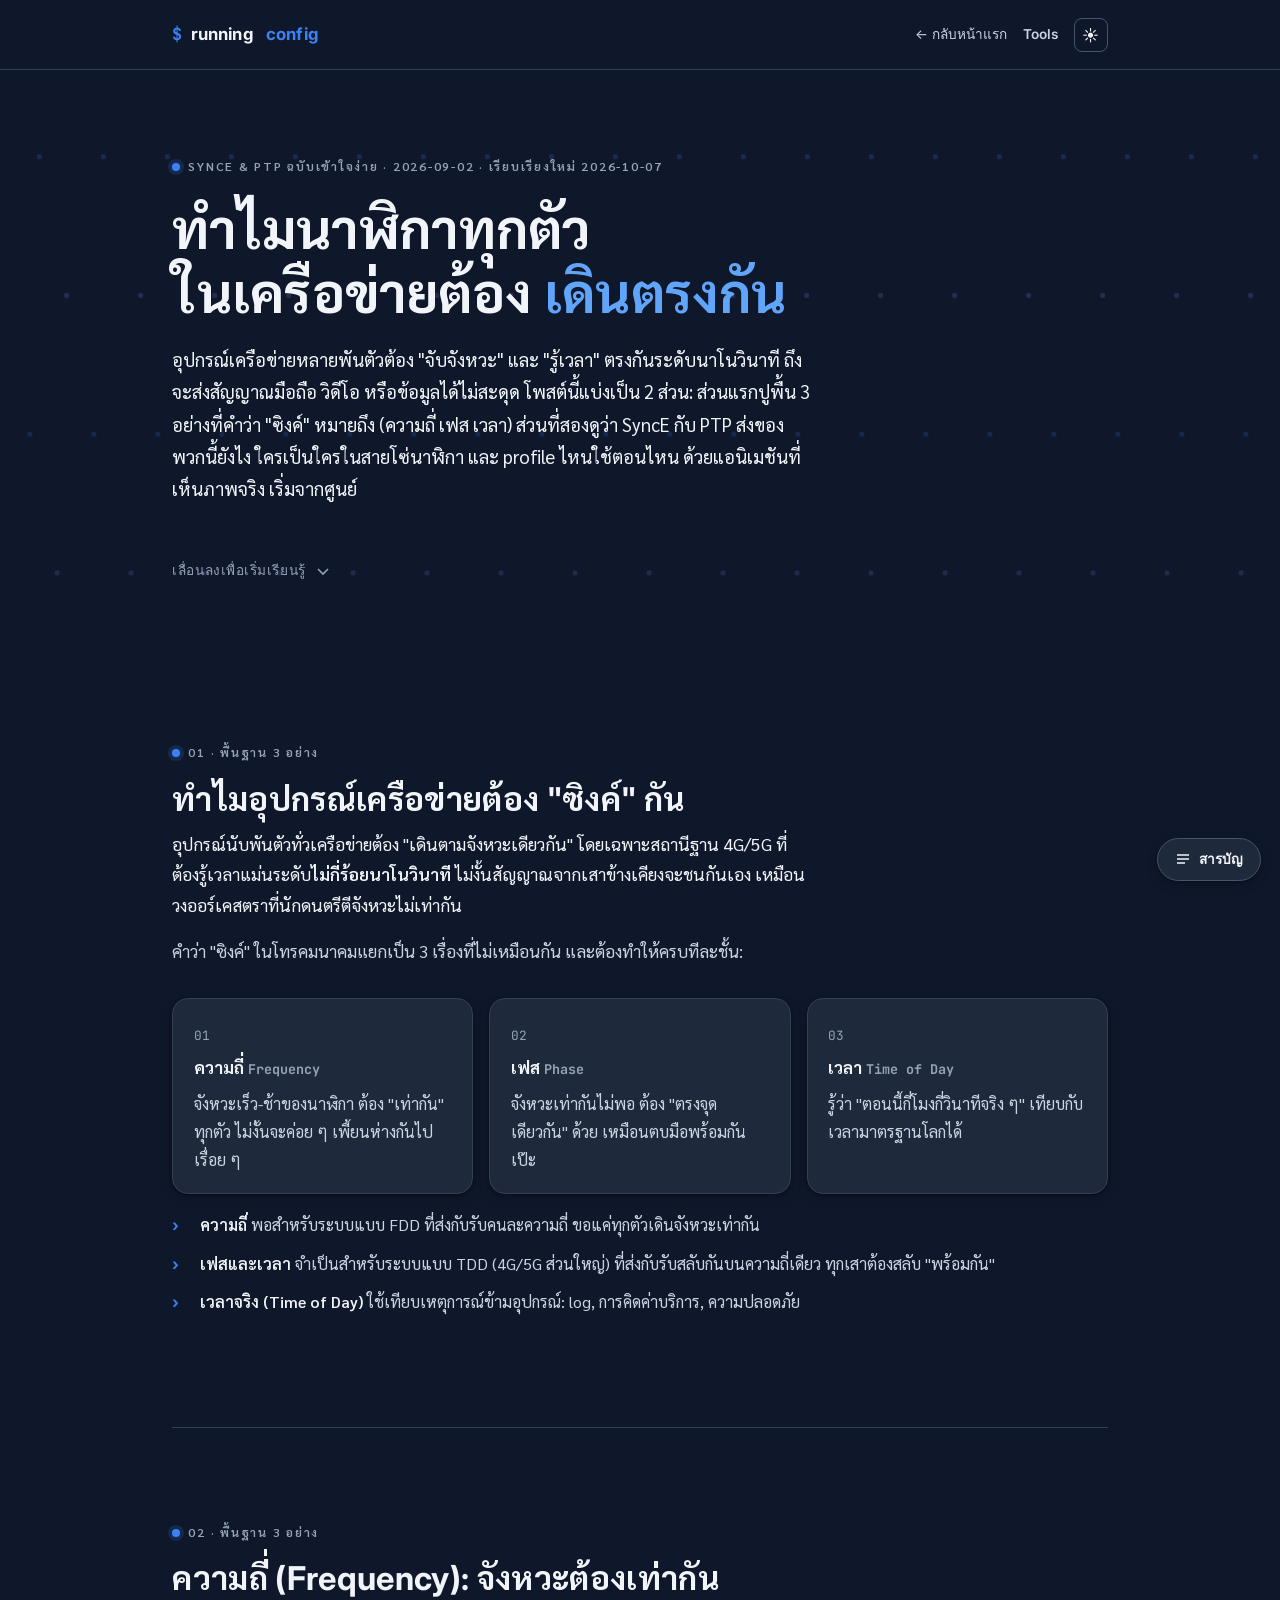
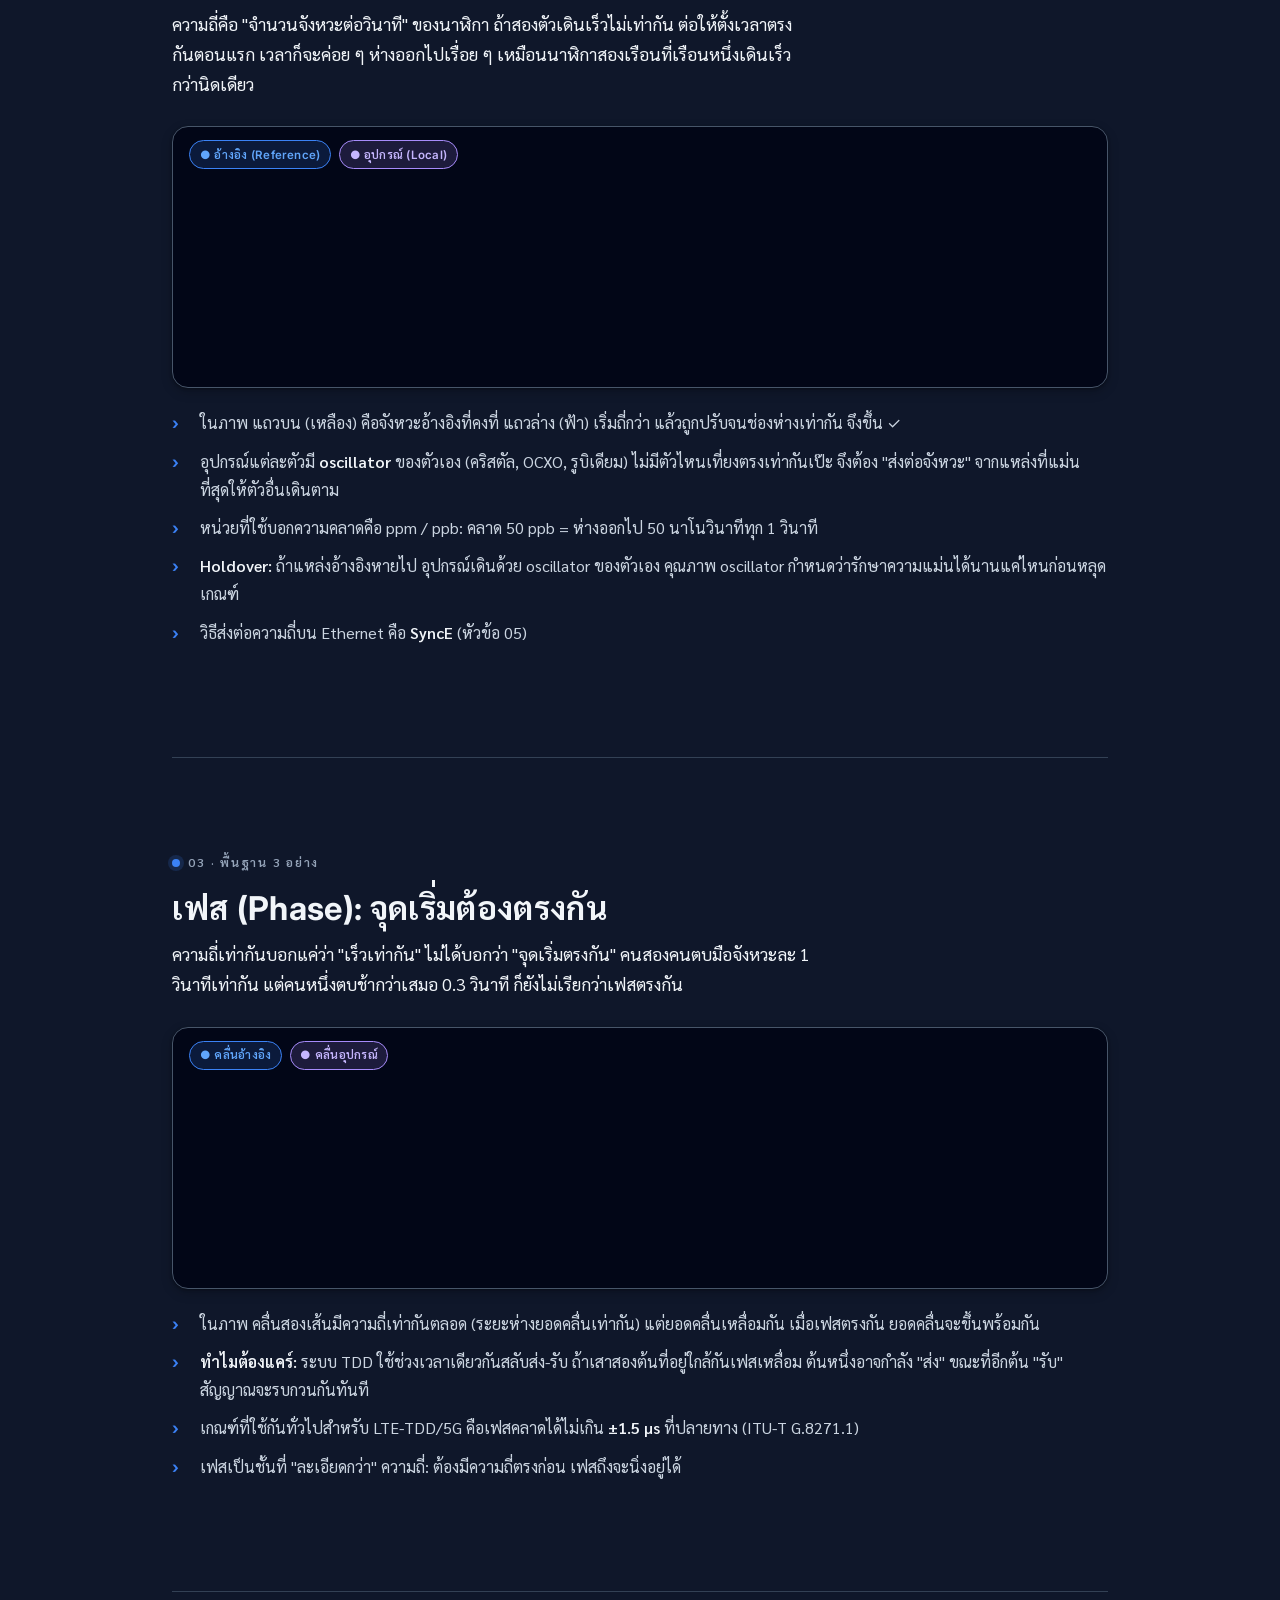
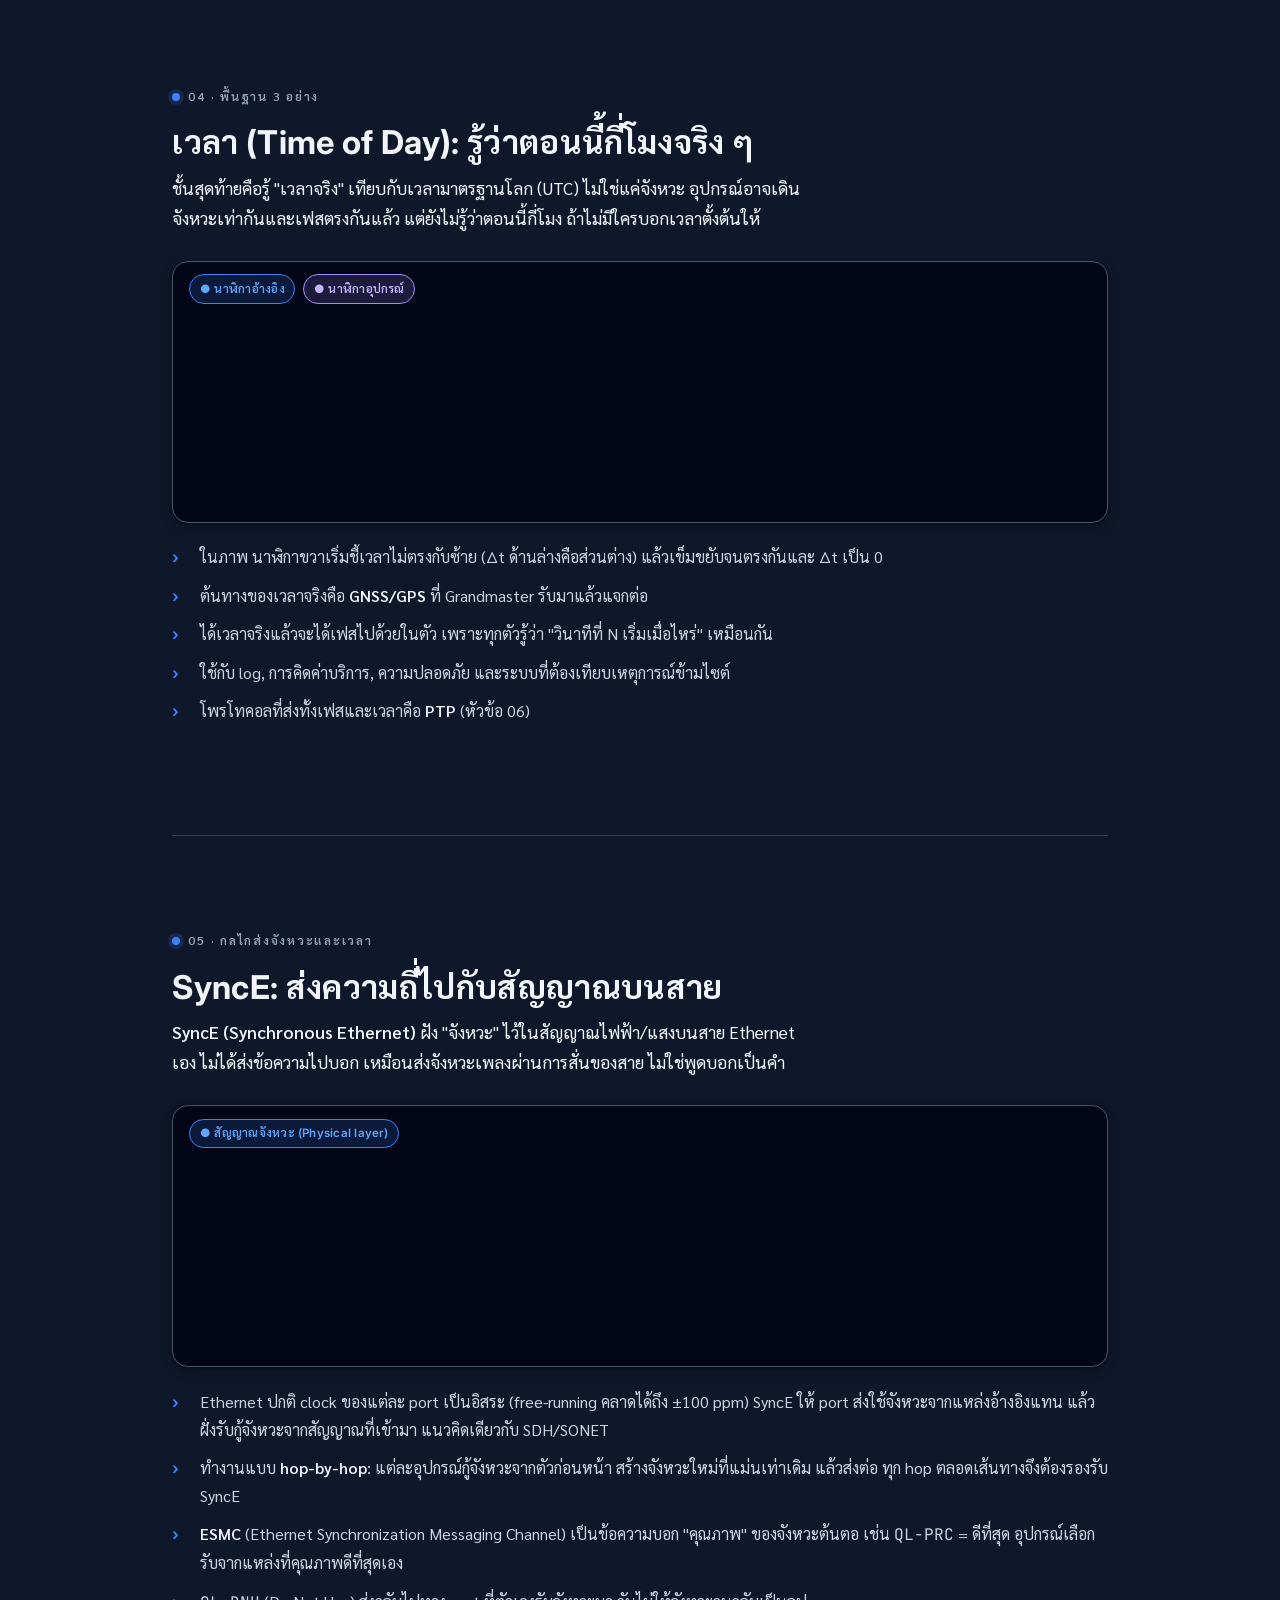
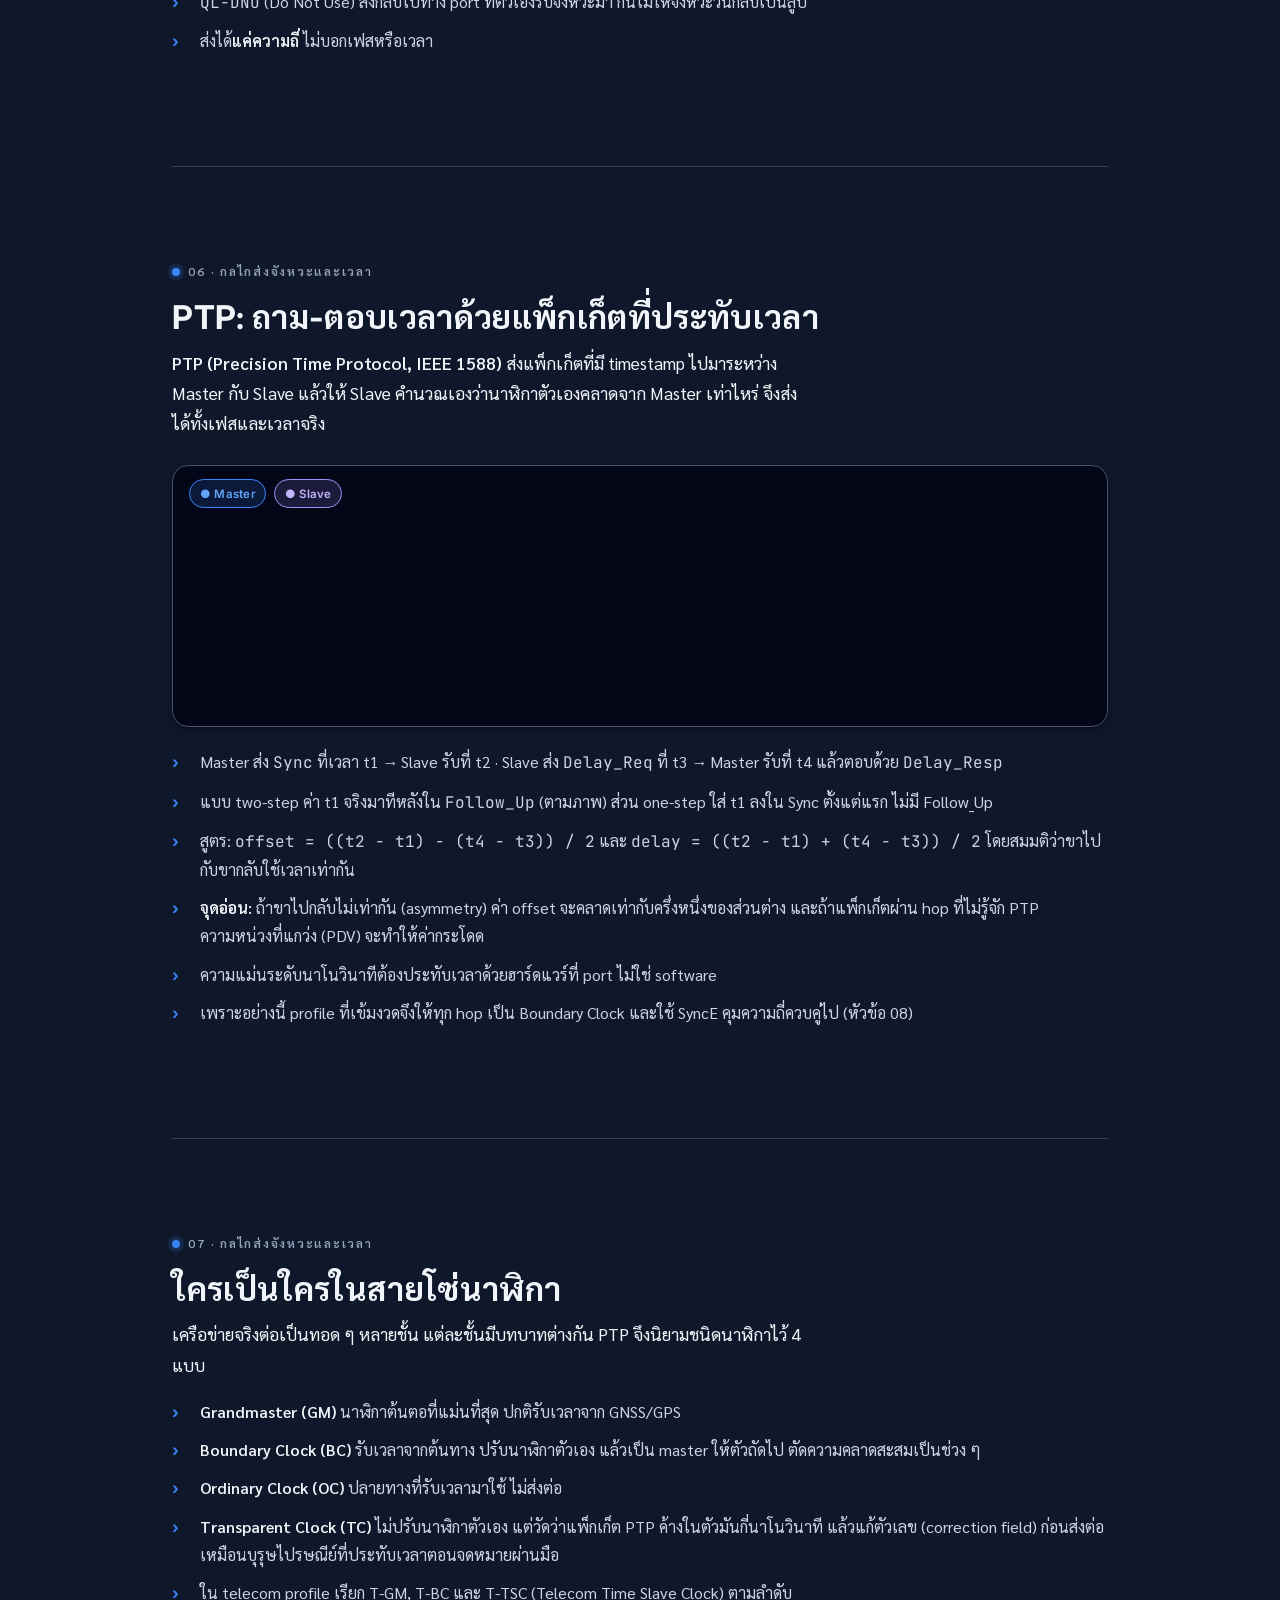
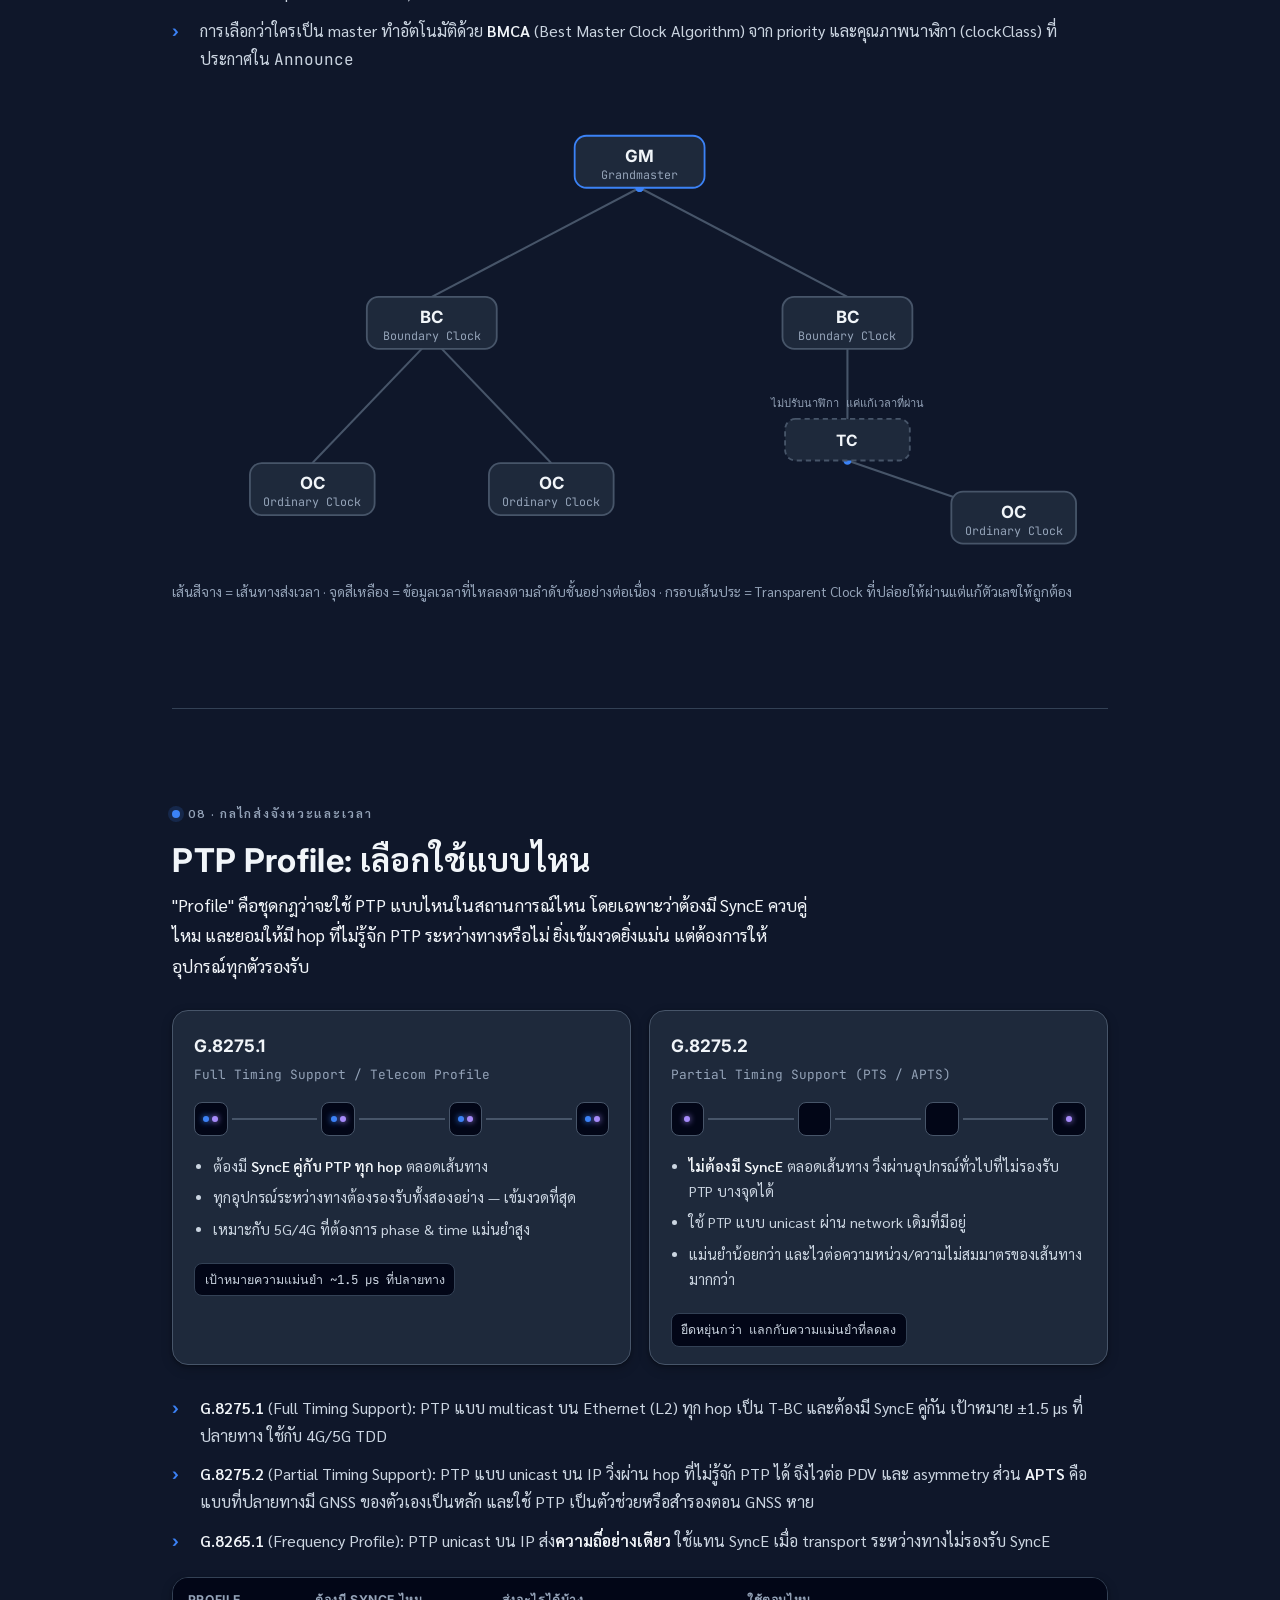
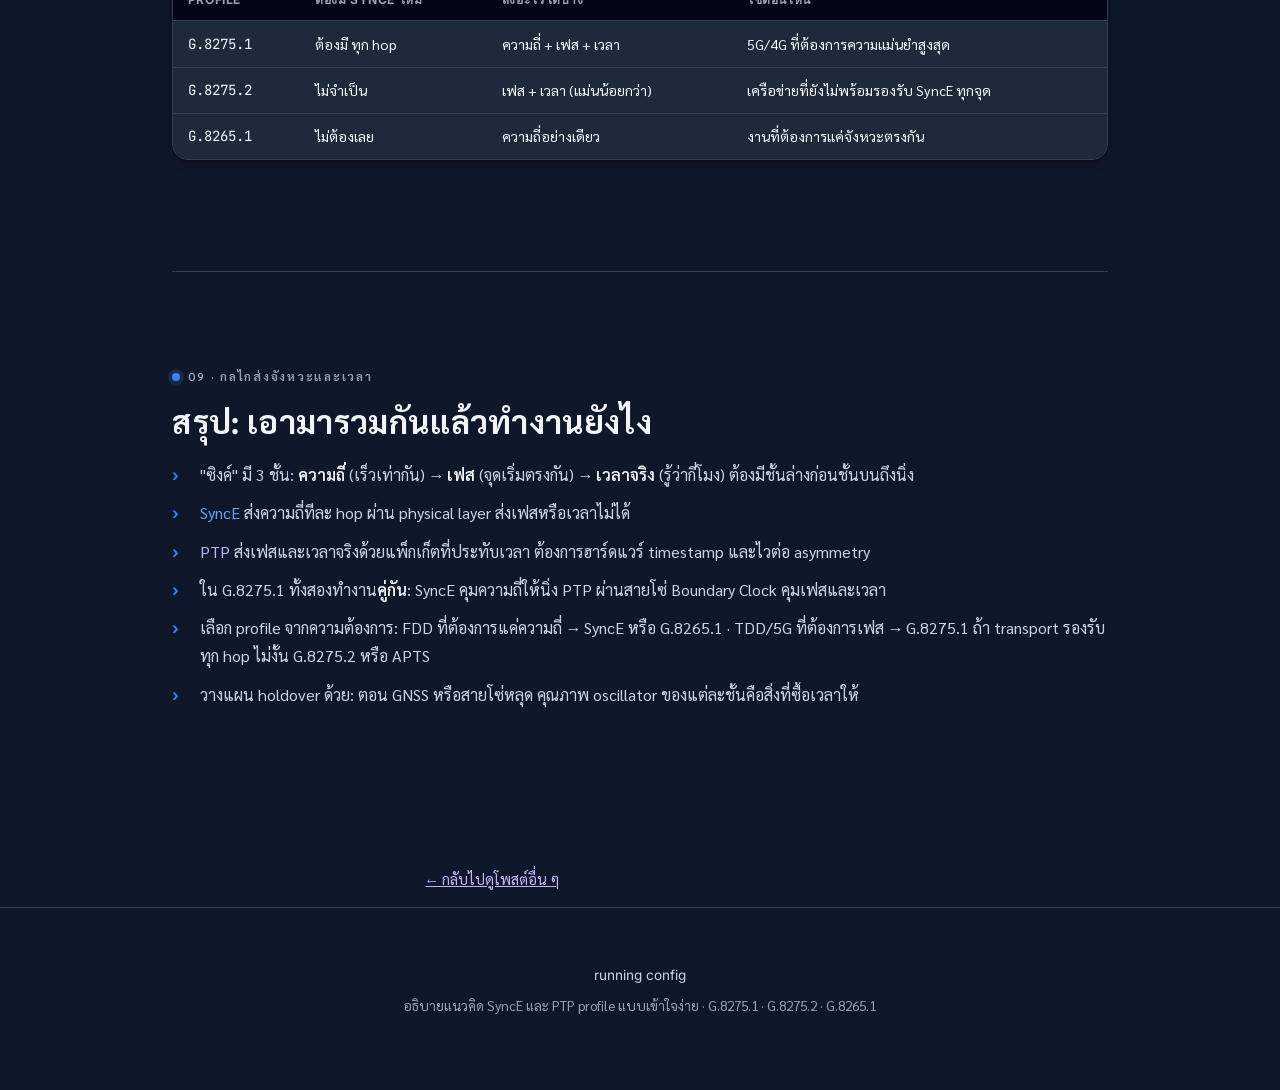
<file: posts/syncE-and-ptp.html>
<!doctype html>
<html lang="th">
<head>
<meta charset="utf-8">
<meta name="viewport" content="width=device-width, initial-scale=1">
<title>ทำไมนาฬิกาทุกตัวในเครือข่ายต้องเดินตรงกัน · running config</title>
<meta name="description" content="เว็บอธิบาย SyncE และ PTP profile ต่าง ๆ แบบเห็นภาพด้วยแอนิเมชัน ตั้งแต่พื้นฐาน frequency, phase, time จนถึงลำดับชั้นนาฬิกาในเครือข่าย">
<link rel="preconnect" href="https://fonts.googleapis.com">
<link rel="preconnect" href="https://fonts.gstatic.com" crossorigin>
<link href="https://fonts.googleapis.com/css2?family=Inter:wght@400;500;600;700&family=Sarabun:wght@300;400;500;600;700&family=JetBrains+Mono:wght@400;500;600&display=swap" rel="stylesheet">
<link rel="stylesheet" href="../style.css">
</head>
<body>

<div class="progress-bar" id="progress-bar"></div>
<nav class="toc-widget" id="toc-widget">
  <button type="button" class="toc-toggle" id="toc-toggle" aria-expanded="false" aria-controls="toc-panel">
    <svg width="16" height="16" viewBox="0 0 16 16" fill="none" stroke="currentColor" stroke-width="1.6"><path d="M2 4h12M2 8h12M2 12h8"/></svg>
    <span class="toc-toggle-label">สารบัญ</span>
  </button>
  <div class="toc-panel" id="toc-panel" hidden>
    <ol>
      <li><a href="#why" data-toc="why">01 · ทำไมต้องซิงค์</a></li>
      <li><a href="#freq" data-toc="freq">02 · ความถี่ (Frequency)</a></li>
      <li><a href="#phase" data-toc="phase">03 · เฟส (Phase)</a></li>
      <li><a href="#time" data-toc="time">04 · เวลา (Time of Day)</a></li>
      <li><a href="#synce" data-toc="synce">05 · SyncE</a></li>
      <li><a href="#ptp" data-toc="ptp">06 · PTP</a></li>
      <li><a href="#hierarchy" data-toc="hierarchy">07 · สายโซ่นาฬิกา GM / BC / OC / TC</a></li>
      <li><a href="#profiles" data-toc="profiles">08 · PTP Profile</a></li>
      <li><a href="#summary" data-toc="summary">09 · สรุป</a></li>
    </ol>
  </div>
</nav>

<nav class="site-nav">
  <div class="wrap">
    <a class="brand" href="../index.html">running<span class="prompt">&nbsp;config</span></a>
    <div class="links">
      <a class="back" href="../index.html">← กลับหน้าแรก</a>
      <a class="tool-link" href="../tools/ip-calculator/index.html">Tools</a>
      <button id="theme-toggle" aria-label="Toggle theme"><span id="theme-icon">🌙</span></button>
    </div>
  </div>
</nav>

<header class="hero">
  <canvas id="c-hero" aria-hidden="true"></canvas>
  <div class="wrap hero-inner">
    <span class="kicker"><span class="dot"></span>SyncE &amp; PTP ฉบับเข้าใจง่าย · 2026-09-02 · เรียบเรียงใหม่ 2026-10-07</span>
    <h1>ทำไมนาฬิกาทุกตัว<br>ในเครือข่ายต้อง<span class="amber-text">&nbsp;เดินตรงกัน</span></h1>
    <p class="lede">อุปกรณ์เครือข่ายหลายพันตัวต้อง "จับจังหวะ" และ "รู้เวลา" ตรงกันระดับนาโนวินาที ถึงจะส่งสัญญาณมือถือ วิดีโอ หรือข้อมูลได้ไม่สะดุด โพสต์นี้แบ่งเป็น 2 ส่วน: ส่วนแรกปูพื้น 3 อย่างที่คำว่า "ซิงค์" หมายถึง (ความถี่ เฟส เวลา) ส่วนที่สองดูว่า SyncE กับ PTP ส่งของพวกนี้ยังไง ใครเป็นใครในสายโซ่นาฬิกา และ profile ไหนใช้ตอนไหน ด้วยแอนิเมชันที่เห็นภาพจริง เริ่มจากศูนย์</p>
    <span class="scroll-cue">เลื่อนลงเพื่อเริ่มเรียนรู้
      <svg width="16" height="16" viewBox="0 0 16 16" fill="none" stroke="currentColor" stroke-width="1.6"><path d="M3 6l5 5 5-5"/></svg>
    </span>
  </div>
</header>

<main class="wrap">

  <section id="why">
    <span class="kicker"><span class="dot"></span>01 · พื้นฐาน 3 อย่าง</span>
    <h2>ทำไมอุปกรณ์เครือข่ายต้อง "ซิงค์" กัน</h2>

    <p class="lede">อุปกรณ์นับพันตัวทั่วเครือข่ายต้อง "เดินตามจังหวะเดียวกัน" โดยเฉพาะสถานีฐาน 4G/5G ที่ต้องรู้เวลาแม่นระดับ<strong>ไม่กี่ร้อยนาโนวินาที</strong> ไม่งั้นสัญญาณจากเสาข้างเคียงจะชนกันเอง เหมือนวงออร์เคสตราที่นักดนตรีตีจังหวะไม่เท่ากัน</p>
    <p>คำว่า "ซิงค์" ในโทรคมนาคมแยกเป็น 3 เรื่องที่ไม่เหมือนกัน และต้องทำให้ครบทีละชั้น:</p>
<div class="trio">
      <div class="card">
        <span class="num">01</span>
        <h3>ความถี่ <span class="mono" style="font-size:.8em;color:var(--muted)">Frequency</span></h3>
        <p>จังหวะเร็ว-ช้าของนาฬิกา ต้อง "เท่ากัน" ทุกตัว ไม่งั้นจะค่อย ๆ เพี้ยนห่างกันไปเรื่อย ๆ</p>
      </div>
      <div class="card">
        <span class="num">02</span>
        <h3>เฟส <span class="mono" style="font-size:.8em;color:var(--muted)">Phase</span></h3>
        <p>จังหวะเท่ากันไม่พอ ต้อง "ตรงจุดเดียวกัน" ด้วย เหมือนตบมือพร้อมกันเป๊ะ</p>
      </div>
      <div class="card">
        <span class="num">03</span>
        <h3>เวลา <span class="mono" style="font-size:.8em;color:var(--muted)">Time of Day</span></h3>
        <p>รู้ว่า "ตอนนี้กี่โมงกี่วินาทีจริง ๆ" เทียบกับเวลามาตรฐานโลกได้</p>
      </div>
    </div>
    <ul class="points">
      <li><strong>ความถี่</strong> พอสำหรับระบบแบบ FDD ที่ส่งกับรับคนละความถี่ ขอแค่ทุกตัวเดินจังหวะเท่ากัน</li>
      <li><strong>เฟสและเวลา</strong> จำเป็นสำหรับระบบแบบ TDD (4G/5G ส่วนใหญ่) ที่ส่งกับรับสลับกันบนความถี่เดียว ทุกเสาต้องสลับ "พร้อมกัน"</li>
      <li><strong>เวลาจริง (Time of Day)</strong> ใช้เทียบเหตุการณ์ข้ามอุปกรณ์: log, การคิดค่าบริการ, ความปลอดภัย</li>
    </ul>
  </section>

  <section id="freq">
    <span class="kicker"><span class="dot"></span>02 · พื้นฐาน 3 อย่าง</span>
    <h2>ความถี่ (Frequency): จังหวะต้องเท่ากัน</h2>

    <p class="lede">ความถี่คือ "จำนวนจังหวะต่อวินาที" ของนาฬิกา ถ้าสองตัวเดินเร็วไม่เท่ากัน ต่อให้ตั้งเวลาตรงกันตอนแรก เวลาก็จะค่อย ๆ ห่างออกไปเรื่อย ๆ เหมือนนาฬิกาสองเรือนที่เรือนหนึ่งเดินเร็วกว่านิดเดียว</p>
<div class="stage">
      <div class="stage-label">
        <span class="chip amber">● อ้างอิง (Reference)</span>
        <span class="chip cyan">● อุปกรณ์ (Local)</span>
      </div>
      <canvas id="c-freq" role="img" aria-label="แอนิเมชันแสดงจังหวะสองแถว แถวหนึ่งเริ่มเร็วกว่าอีกแถว แล้วค่อย ๆ ปรับจนจังหวะตรงกัน"></canvas>
    </div>
    <ul class="points">
      <li>ในภาพ แถวบน (เหลือง) คือจังหวะอ้างอิงที่คงที่ แถวล่าง (ฟ้า) เริ่มถี่กว่า แล้วถูกปรับจนช่องห่างเท่ากัน จึงขึ้น ✓</li>
      <li>อุปกรณ์แต่ละตัวมี <strong>oscillator</strong> ของตัวเอง (คริสตัล, OCXO, รูบิเดียม) ไม่มีตัวไหนเที่ยงตรงเท่ากันเป๊ะ จึงต้อง "ส่งต่อจังหวะ" จากแหล่งที่แม่นที่สุดให้ตัวอื่นเดินตาม</li>
      <li>หน่วยที่ใช้บอกความคลาดคือ ppm / ppb: คลาด 50 ppb = ห่างออกไป 50 นาโนวินาทีทุก 1 วินาที</li>
      <li><strong>Holdover:</strong> ถ้าแหล่งอ้างอิงหายไป อุปกรณ์เดินด้วย oscillator ของตัวเอง คุณภาพ oscillator กำหนดว่ารักษาความแม่นได้นานแค่ไหนก่อนหลุดเกณฑ์</li>
      <li>วิธีส่งต่อความถี่บน Ethernet คือ <strong>SyncE</strong> (หัวข้อ 05)</li>
    </ul>
  </section>

  <section id="phase">
    <span class="kicker"><span class="dot"></span>03 · พื้นฐาน 3 อย่าง</span>
    <h2>เฟส (Phase): จุดเริ่มต้องตรงกัน</h2>

    <p class="lede">ความถี่เท่ากันบอกแค่ว่า "เร็วเท่ากัน" ไม่ได้บอกว่า "จุดเริ่มตรงกัน" คนสองคนตบมือจังหวะละ 1 วินาทีเท่ากัน แต่คนหนึ่งตบช้ากว่าเสมอ 0.3 วินาที ก็ยังไม่เรียกว่าเฟสตรงกัน</p>
<div class="stage">
      <div class="stage-label">
        <span class="chip amber">● คลื่นอ้างอิง</span>
        <span class="chip cyan">● คลื่นอุปกรณ์</span>
      </div>
      <canvas id="c-phase" role="img" aria-label="แอนิเมชันคลื่นสองเส้นความถี่เท่ากันแต่ยอดคลื่นเหลื่อมกัน แล้วค่อย ๆ เลื่อนจนยอดคลื่นตรงกัน"></canvas>
    </div>
    <ul class="points">
      <li>ในภาพ คลื่นสองเส้นมีความถี่เท่ากันตลอด (ระยะห่างยอดคลื่นเท่ากัน) แต่ยอดคลื่นเหลื่อมกัน เมื่อเฟสตรงกัน ยอดคลื่นจะขึ้นพร้อมกัน</li>
      <li><strong>ทำไมต้องแคร์:</strong> ระบบ TDD ใช้ช่วงเวลาเดียวกันสลับส่ง-รับ ถ้าเสาสองต้นที่อยู่ใกล้กันเฟสเหลื่อม ต้นหนึ่งอาจกำลัง "ส่ง" ขณะที่อีกต้น "รับ" สัญญาณจะรบกวนกันทันที</li>
      <li>เกณฑ์ที่ใช้กันทั่วไปสำหรับ LTE-TDD/5G คือเฟสคลาดได้ไม่เกิน <strong>±1.5 µs</strong> ที่ปลายทาง (ITU-T G.8271.1)</li>
      <li>เฟสเป็นชั้นที่ "ละเอียดกว่า" ความถี่: ต้องมีความถี่ตรงก่อน เฟสถึงจะนิ่งอยู่ได้</li>
    </ul>
  </section>

  <section id="time">
    <span class="kicker"><span class="dot"></span>04 · พื้นฐาน 3 อย่าง</span>
    <h2>เวลา (Time of Day): รู้ว่าตอนนี้กี่โมงจริง ๆ</h2>

    <p class="lede">ชั้นสุดท้ายคือรู้ "เวลาจริง" เทียบกับเวลามาตรฐานโลก (UTC) ไม่ใช่แค่จังหวะ อุปกรณ์อาจเดินจังหวะเท่ากันและเฟสตรงกันแล้ว แต่ยังไม่รู้ว่าตอนนี้กี่โมง ถ้าไม่มีใครบอกเวลาตั้งต้นให้</p>
<div class="stage">
      <div class="stage-label">
        <span class="chip amber">● นาฬิกาอ้างอิง</span>
        <span class="chip cyan">● นาฬิกาอุปกรณ์</span>
      </div>
      <canvas id="c-clock" role="img" aria-label="แอนิเมชันนาฬิกาสองเรือน เรือนหนึ่งเข็มชี้เวลาไม่ตรง แล้วขยับจนตรงกับอีกเรือน"></canvas>
    </div>
    <ul class="points">
      <li>ในภาพ นาฬิกาขวาเริ่มชี้เวลาไม่ตรงกับซ้าย (Δt ด้านล่างคือส่วนต่าง) แล้วเข็มขยับจนตรงกันและ Δt เป็น 0</li>
      <li>ต้นทางของเวลาจริงคือ <strong>GNSS/GPS</strong> ที่ Grandmaster รับมาแล้วแจกต่อ</li>
      <li>ได้เวลาจริงแล้วจะได้เฟสไปด้วยในตัว เพราะทุกตัวรู้ว่า "วินาทีที่ N เริ่มเมื่อไหร่" เหมือนกัน</li>
      <li>ใช้กับ log, การคิดค่าบริการ, ความปลอดภัย และระบบที่ต้องเทียบเหตุการณ์ข้ามไซต์</li>
      <li>โพรโทคอลที่ส่งทั้งเฟสและเวลาคือ <strong>PTP</strong> (หัวข้อ 06)</li>
    </ul>
  </section>

  <section id="synce">
    <span class="kicker"><span class="dot"></span>05 · กลไกส่งจังหวะและเวลา</span>
    <h2>SyncE: ส่งความถี่ไปกับสัญญาณบนสาย</h2>

    <p class="lede"><strong>SyncE (Synchronous Ethernet)</strong> ฝัง "จังหวะ" ไว้ในสัญญาณไฟฟ้า/แสงบนสาย Ethernet เอง ไม่ได้ส่งข้อความไปบอก เหมือนส่งจังหวะเพลงผ่านการสั่นของสาย ไม่ใช่พูดบอกเป็นคำ</p>
<div class="stage">
      <div class="stage-label"><span class="chip amber">● สัญญาณจังหวะ (Physical layer)</span></div>
      <canvas id="c-synce" role="img" aria-label="แอนิเมชันจุดสัญญาณเดินทางผ่านอุปกรณ์ 5 ตัวที่ต่อกันเป็นสาย แต่ละตัวรับจังหวะแล้วส่งต่อ"></canvas>
    </div>
    <ul class="points">
      <li>Ethernet ปกติ clock ของแต่ละ port เป็นอิสระ (free-running คลาดได้ถึง ±100 ppm) SyncE ให้ port ส่งใช้จังหวะจากแหล่งอ้างอิงแทน แล้วฝั่งรับกู้จังหวะจากสัญญาณที่เข้ามา แนวคิดเดียวกับ SDH/SONET</li>
      <li>ทำงานแบบ <strong>hop-by-hop</strong>: แต่ละอุปกรณ์กู้จังหวะจากตัวก่อนหน้า สร้างจังหวะใหม่ที่แม่นเท่าเดิม แล้วส่งต่อ ทุก hop ตลอดเส้นทางจึงต้องรองรับ SyncE</li>
      <li><strong>ESMC</strong> (Ethernet Synchronization Messaging Channel) เป็นข้อความบอก "คุณภาพ" ของจังหวะต้นตอ เช่น <span class="mono">QL-PRC</span> = ดีที่สุด อุปกรณ์เลือกรับจากแหล่งที่คุณภาพดีที่สุดเอง</li>
      <li><span class="mono">QL-DNU</span> (Do Not Use) ส่งกลับไปทาง port ที่ตัวเองรับจังหวะมา กันไม่ให้จังหวะวนกลับเป็นลูป</li>
      <li>ส่งได้<strong>แค่ความถี่</strong> ไม่บอกเฟสหรือเวลา</li>
    </ul>
  </section>

  <section id="ptp">
    <span class="kicker"><span class="dot"></span>06 · กลไกส่งจังหวะและเวลา</span>
    <h2>PTP: ถาม-ตอบเวลาด้วยแพ็กเก็ตที่ประทับเวลา</h2>

    <p class="lede"><strong>PTP (Precision Time Protocol, IEEE 1588)</strong> ส่งแพ็กเก็ตที่มี timestamp ไปมาระหว่าง Master กับ Slave แล้วให้ Slave คำนวณเองว่านาฬิกาตัวเองคลาดจาก Master เท่าไหร่ จึงส่งได้ทั้งเฟสและเวลาจริง</p>
<div class="stage">
      <div class="stage-label">
        <span class="chip amber">● Master</span>
        <span class="chip cyan">● Slave</span>
      </div>
      <canvas id="c-ptp" role="img" aria-label="แอนิเมชันข้อความ Sync, Follow_Up, Delay_Req, Delay_Resp วิ่งไปมาระหว่าง Master กับ Slave พร้อมค่าประทับเวลา แล้วคำนวณส่วนต่างเวลา"></canvas>
    </div>
    <ul class="points">
      <li>Master ส่ง <span class="mono">Sync</span> ที่เวลา t1 → Slave รับที่ t2 · Slave ส่ง <span class="mono">Delay_Req</span> ที่ t3 → Master รับที่ t4 แล้วตอบด้วย <span class="mono">Delay_Resp</span></li>
      <li>แบบ two-step ค่า t1 จริงมาทีหลังใน <span class="mono">Follow_Up</span> (ตามภาพ) ส่วน one-step ใส่ t1 ลงใน Sync ตั้งแต่แรก ไม่มี Follow_Up</li>
      <li>สูตร: <span class="mono">offset = ((t2 − t1) − (t4 − t3)) / 2</span> และ <span class="mono">delay = ((t2 − t1) + (t4 − t3)) / 2</span> โดยสมมติว่าขาไปกับขากลับใช้เวลาเท่ากัน</li>
      <li><strong>จุดอ่อน:</strong> ถ้าขาไปกลับไม่เท่ากัน (asymmetry) ค่า offset จะคลาดเท่ากับครึ่งหนึ่งของส่วนต่าง และถ้าแพ็กเก็ตผ่าน hop ที่ไม่รู้จัก PTP ความหน่วงที่แกว่ง (PDV) จะทำให้ค่ากระโดด</li>
      <li>ความแม่นระดับนาโนวินาทีต้องประทับเวลาด้วยฮาร์ดแวร์ที่ port ไม่ใช่ software</li>
      <li>เพราะอย่างนี้ profile ที่เข้มงวดจึงให้ทุก hop เป็น Boundary Clock และใช้ SyncE คุมความถี่ควบคู่ไป (หัวข้อ 08)</li>
    </ul>
  </section>

  <section id="hierarchy">
    <span class="kicker"><span class="dot"></span>07 · กลไกส่งจังหวะและเวลา</span>
    <h2>ใครเป็นใครในสายโซ่นาฬิกา</h2>

    <p class="lede">เครือข่ายจริงต่อเป็นทอด ๆ หลายชั้น แต่ละชั้นมีบทบาทต่างกัน PTP จึงนิยามชนิดนาฬิกาไว้ 4 แบบ</p>
    <ul class="points">
      <li><strong>Grandmaster (GM)</strong> นาฬิกาต้นตอที่แม่นที่สุด ปกติรับเวลาจาก GNSS/GPS</li>
      <li><strong>Boundary Clock (BC)</strong> รับเวลาจากต้นทาง ปรับนาฬิกาตัวเอง แล้วเป็น master ให้ตัวถัดไป ตัดความคลาดสะสมเป็นช่วง ๆ</li>
      <li><strong>Ordinary Clock (OC)</strong> ปลายทางที่รับเวลามาใช้ ไม่ส่งต่อ</li>
      <li><strong>Transparent Clock (TC)</strong> ไม่ปรับนาฬิกาตัวเอง แต่วัดว่าแพ็กเก็ต PTP ค้างในตัวมันกี่นาโนวินาที แล้วแก้ตัวเลข (correction field) ก่อนส่งต่อ เหมือนบุรุษไปรษณีย์ที่ประทับเวลาตอนจดหมายผ่านมือ</li>
      <li>ใน telecom profile เรียก T-GM, T-BC และ T-TSC (Telecom Time Slave Clock) ตามลำดับ</li>
      <li>การเลือกว่าใครเป็น master ทำอัตโนมัติด้วย <strong>BMCA</strong> (Best Master Clock Algorithm) จาก priority และคุณภาพนาฬิกา (clockClass) ที่ประกาศใน <span class="mono">Announce</span></li>
    </ul>
<figure class="tree-figure">
      <svg viewBox="0 0 720 360" role="img" aria-label="แผนภาพลำดับชั้นนาฬิกา จาก Grandmaster ด้านบน ไล่ลงมาที่ Boundary Clock สองตัว แล้วแตกไปยัง Ordinary Clock และ Transparent Clock ที่ปลายทาง โดยมีจุดสัญญาณไหลลงตามเส้นทางตลอดเวลา">
        <defs>
          <path id="e-gm-bc1" d="M360,66 L200,150"/>
          <path id="e-gm-bc2" d="M360,66 L520,150"/>
          <path id="e-bc1-oca" d="M200,182 L108,278"/>
          <path id="e-bc1-ocb" d="M200,182 L292,278"/>
          <path id="e-bc2-tc"  d="M520,182 L520,244"/>
          <path id="e-tc-occ"  d="M520,276 L648,320" />
        </defs>

        <!-- edges -->
        <use href="#e-gm-bc1" class="tree-edge"/>
        <use href="#e-gm-bc2" class="tree-edge"/>
        <use href="#e-bc1-oca" class="tree-edge"/>
        <use href="#e-bc1-ocb" class="tree-edge"/>
        <use href="#e-bc2-tc" class="tree-edge"/>
        <use href="#e-tc-occ" class="tree-edge"/>

        <!-- flow dots -->
        <circle class="flow-dot" style="offset-path:path('M360,66 L200,150'); animation-delay:0s"/>
        <circle class="flow-dot" style="offset-path:path('M360,66 L520,150'); animation-delay:.5s"/>
        <circle class="flow-dot" style="offset-path:path('M200,182 L108,278'); animation-delay:1.1s"/>
        <circle class="flow-dot" style="offset-path:path('M200,182 L292,278'); animation-delay:1.6s"/>
        <circle class="flow-dot" style="offset-path:path('M520,182 L520,244'); animation-delay:.9s; animation-duration:.9s"/>
        <circle class="flow-dot" style="offset-path:path('M520,276 L648,320'); animation-delay:1.8s"/>

        <!-- GM -->
        <g class="tree-node gm">
          <rect x="310" y="26" width="100" height="40" rx="9"/>
          <text x="360" y="46" text-anchor="middle" font-size="13" font-weight="700">GM</text>
          <text x="360" y="59" text-anchor="middle" font-size="9" class="sub">Grandmaster</text>
        </g>

        <!-- BC1 / BC2 -->
        <g class="tree-node">
          <rect x="150" y="150" width="100" height="40" rx="9"/>
          <text x="200" y="170" text-anchor="middle" font-size="13" font-weight="700">BC</text>
          <text x="200" y="183" text-anchor="middle" font-size="9" class="sub">Boundary Clock</text>
        </g>
        <g class="tree-node">
          <rect x="470" y="150" width="100" height="40" rx="9"/>
          <text x="520" y="170" text-anchor="middle" font-size="13" font-weight="700">BC</text>
          <text x="520" y="183" text-anchor="middle" font-size="9" class="sub">Boundary Clock</text>
        </g>

        <!-- OC-a / OC-b -->
        <g class="tree-node">
          <rect x="60" y="278" width="96" height="40" rx="9"/>
          <text x="108" y="298" text-anchor="middle" font-size="13" font-weight="700">OC</text>
          <text x="108" y="311" text-anchor="middle" font-size="9" class="sub">Ordinary Clock</text>
        </g>
        <g class="tree-node">
          <rect x="244" y="278" width="96" height="40" rx="9"/>
          <text x="292" y="298" text-anchor="middle" font-size="13" font-weight="700">OC</text>
          <text x="292" y="311" text-anchor="middle" font-size="9" class="sub">Ordinary Clock</text>
        </g>

        <!-- TC -->
        <g class="tree-node tc">
          <rect x="472" y="244" width="96" height="32" rx="8"/>
          <text x="520" y="265" text-anchor="middle" font-size="12" font-weight="700">TC</text>
        </g>

        <!-- OC-c -->
        <g class="tree-node">
          <rect x="600" y="300" width="96" height="40" rx="9"/>
          <text x="648" y="320" text-anchor="middle" font-size="13" font-weight="700">OC</text>
          <text x="648" y="333" text-anchor="middle" font-size="9" class="sub">Ordinary Clock</text>
        </g>

        <text x="520" y="235" text-anchor="middle" font-size="8.5" fill="var(--muted)" font-family="JetBrains Mono, monospace">ไม่ปรับนาฬิกา แค่แก้เวลาที่ผ่าน</text>
      </svg>
      <figcaption>เส้นสีจาง = เส้นทางส่งเวลา · จุดสีเหลือง = ข้อมูลเวลาที่ไหลลงตามลำดับชั้นอย่างต่อเนื่อง · กรอบเส้นประ = Transparent Clock ที่ปล่อยให้ผ่านแต่แก้ตัวเลขให้ถูกต้อง</figcaption>
    </figure>
  </section>

  <section id="profiles">
    <span class="kicker"><span class="dot"></span>08 · กลไกส่งจังหวะและเวลา</span>
    <h2>PTP Profile: เลือกใช้แบบไหน</h2>

    <p class="lede">"Profile" คือชุดกฎว่าจะใช้ PTP แบบไหนในสถานการณ์ไหน โดยเฉพาะว่าต้องมี SyncE ควบคู่ไหม และยอมให้มี hop ที่ไม่รู้จัก PTP ระหว่างทางหรือไม่ ยิ่งเข้มงวดยิ่งแม่น แต่ต้องการให้อุปกรณ์ทุกตัวรองรับ</p>
<div class="profiles">
      <div class="profile-card">
        <h3>G.8275.1</h3>
        <div class="sub">Full Timing Support / Telecom Profile</div>
        <div class="chain" aria-hidden="true">
          <div class="node"><div class="dotpair"><span class="on amber"></span><span class="on cyan"></span></div></div>
          <div class="seg"></div>
          <div class="node"><div class="dotpair"><span class="on amber"></span><span class="on cyan"></span></div></div>
          <div class="seg"></div>
          <div class="node"><div class="dotpair"><span class="on amber"></span><span class="on cyan"></span></div></div>
          <div class="seg"></div>
          <div class="node"><div class="dotpair"><span class="on amber"></span><span class="on cyan"></span></div></div>
        </div>
        <ul>
          <li>ต้องมี <strong>SyncE คู่กับ PTP ทุก hop</strong> ตลอดเส้นทาง</li>
          <li>ทุกอุปกรณ์ระหว่างทางต้องรองรับทั้งสองอย่าง — เข้มงวดที่สุด</li>
          <li>เหมาะกับ 5G/4G ที่ต้องการ phase &amp; time แม่นยำสูง</li>
        </ul>
        <span class="badge-acc">เป้าหมายความแม่นยำ ~1.5 µs ที่ปลายทาง</span>
      </div>

      <div class="profile-card">
        <h3>G.8275.2</h3>
        <div class="sub">Partial Timing Support (PTS / APTS)</div>
        <div class="chain" aria-hidden="true">
          <div class="node"><div class="dotpair"><span class="on cyan"></span></div></div>
          <div class="seg"></div>
          <div class="node"><div class="dotpair"></div></div>
          <div class="seg"></div>
          <div class="node"><div class="dotpair"></div></div>
          <div class="seg"></div>
          <div class="node"><div class="dotpair"><span class="on cyan"></span></div></div>
        </div>
        <ul>
          <li><strong>ไม่ต้องมี SyncE</strong> ตลอดเส้นทาง วิ่งผ่านอุปกรณ์ทั่วไปที่ไม่รองรับ PTP บางจุดได้</li>
          <li>ใช้ PTP แบบ unicast ผ่าน network เดิมที่มีอยู่</li>
          <li>แม่นยำน้อยกว่า และไวต่อความหน่วง/ความไม่สมมาตรของเส้นทางมากกว่า</li>
        </ul>
        <span class="badge-acc">ยืดหยุ่นกว่า แลกกับความแม่นยำที่ลดลง</span>
      </div>
    </div>
    <ul class="points">
      <li><strong>G.8275.1</strong> (Full Timing Support): PTP แบบ multicast บน Ethernet (L2) ทุก hop เป็น T-BC และต้องมี SyncE คู่กัน เป้าหมาย ±1.5 µs ที่ปลายทาง ใช้กับ 4G/5G TDD</li>
      <li><strong>G.8275.2</strong> (Partial Timing Support): PTP แบบ unicast บน IP วิ่งผ่าน hop ที่ไม่รู้จัก PTP ได้ จึงไวต่อ PDV และ asymmetry ส่วน <strong>APTS</strong> คือแบบที่ปลายทางมี GNSS ของตัวเองเป็นหลัก และใช้ PTP เป็นตัวช่วยหรือสำรองตอน GNSS หาย</li>
      <li><strong>G.8265.1</strong> (Frequency Profile): PTP unicast บน IP ส่ง<strong>ความถี่อย่างเดียว</strong> ใช้แทน SyncE เมื่อ transport ระหว่างทางไม่รองรับ SyncE</li>
    </ul>
<div class="table-wrap">
      <table>
        <thead><tr><th>Profile</th><th>ต้องมี SyncE ไหม</th><th>ส่งอะไรได้บ้าง</th><th>ใช้ตอนไหน</th></tr></thead>
        <tbody>
          <tr>
            <td class="mono" data-label="Profile">G.8275.1</td>
            <td data-label="ต้องมี SyncE ไหม">ต้องมี ทุก hop</td>
            <td data-label="ส่งอะไรได้บ้าง">ความถี่ + เฟส + เวลา</td>
            <td data-label="ใช้ตอนไหน">5G/4G ที่ต้องการความแม่นยำสูงสุด</td>
          </tr>
          <tr>
            <td class="mono" data-label="Profile">G.8275.2</td>
            <td data-label="ต้องมี SyncE ไหม">ไม่จำเป็น</td>
            <td data-label="ส่งอะไรได้บ้าง">เฟส + เวลา (แม่นน้อยกว่า)</td>
            <td data-label="ใช้ตอนไหน">เครือข่ายที่ยังไม่พร้อมรองรับ SyncE ทุกจุด</td>
          </tr>
          <tr>
            <td class="mono" data-label="Profile">G.8265.1</td>
            <td data-label="ต้องมี SyncE ไหม">ไม่ต้องเลย</td>
            <td data-label="ส่งอะไรได้บ้าง">ความถี่อย่างเดียว</td>
            <td data-label="ใช้ตอนไหน">งานที่ต้องการแค่จังหวะตรงกัน</td>
          </tr>
        </tbody>
      </table>
    </div>
  </section>

  <section id="summary">
    <span class="kicker"><span class="dot"></span>09 · กลไกส่งจังหวะและเวลา</span>
    <h2>สรุป: เอามารวมกันแล้วทำงานยังไง</h2>

    <ul class="points">
      <li>"ซิงค์" มี 3 ชั้น: <strong>ความถี่</strong> (เร็วเท่ากัน) → <strong>เฟส</strong> (จุดเริ่มตรงกัน) → <strong>เวลาจริง</strong> (รู้ว่ากี่โมง) ต้องมีชั้นล่างก่อนชั้นบนถึงนิ่ง</li>
      <li><span class="amber-text">SyncE</span> ส่งความถี่ทีละ hop ผ่าน physical layer ส่งเฟสหรือเวลาไม่ได้</li>
      <li><span class="cyan-text">PTP</span> ส่งเฟสและเวลาจริงด้วยแพ็กเก็ตที่ประทับเวลา ต้องการฮาร์ดแวร์ timestamp และไวต่อ asymmetry</li>
      <li>ใน G.8275.1 ทั้งสองทำงาน<strong>คู่กัน</strong>: SyncE คุมความถี่ให้นิ่ง PTP ผ่านสายโซ่ Boundary Clock คุมเฟสและเวลา</li>
      <li>เลือก profile จากความต้องการ: FDD ที่ต้องการแค่ความถี่ → SyncE หรือ G.8265.1 · TDD/5G ที่ต้องการเฟส → G.8275.1 ถ้า transport รองรับทุก hop ไม่งั้น G.8275.2 หรือ APTS</li>
      <li>วางแผน holdover ด้วย: ตอน GNSS หรือสายโซ่หลุด คุณภาพ oscillator ของแต่ละชั้นคือสิ่งที่ซื้อเวลาให้</li>
    </ul>
  </section>

  <p class="caption" style="text-align:center;margin:3rem 0 1rem"><a href="../index.html">← กลับไปดูโพสต์อื่น ๆ</a></p>
</main>

<footer>
  <div class="wrap">
    <div class="mark">running config</div>
    <div>อธิบายแนวคิด SyncE และ PTP profile แบบเข้าใจง่าย · G.8275.1 · G.8275.2 · G.8265.1</div>
  </div>
</footer>

<script>
(function(){
  "use strict";
  var REDUCED = window.matchMedia && matchMedia('(prefers-reduced-motion: reduce)').matches;

  function readColors(){
    var cs = getComputedStyle(document.documentElement);
    function g(n){ return cs.getPropertyValue(n).trim(); }
    return {
      bg:g('--bg'), raised:g('--bg-raised'), sunk:g('--bg-sunk'),
      ink:g('--ink'), soft:g('--ink-soft'), muted:g('--muted'),
      line:g('--line'), lineStrong:g('--line-strong'),
      amber:g('--amber'), amberSoft:g('--amber-soft'),
      cyan:g('--cyan'), cyanSoft:g('--cyan-soft'),
      good:g('--good')
    };
  }
  var C = readColors();
  function refresh(){ C = readColors(); }
  if (window.matchMedia) {
    try { matchMedia('(prefers-color-scheme: dark)').addEventListener('change', refresh); } catch(e){}
  }
  new MutationObserver(refresh).observe(document.documentElement, {attributes:true, attributeFilter:['data-theme']});

  function ease(t){ return t<0?0:t>1?1:(t*t*(3-2*t)); } // smoothstep
  function lerp(a,b,t){ return a+(b-a)*t; }
  function clamp01(x){ return x<0?0:x>1?1:x; }

  function mount(canvas, draw, staticT){
    if(!canvas) return;
    var ctx = canvas.getContext('2d');
    var running = false, raf = null, start = null;

    function resize(){
      var dpr = Math.min(window.devicePixelRatio||1, 2);
      var rect = canvas.getBoundingClientRect();
      canvas.width = Math.max(1, Math.round(rect.width*dpr));
      canvas.height = Math.max(1, Math.round(rect.height*dpr));
      ctx.setTransform(dpr,0,0,dpr,0,0);
    }
    resize();
    window.addEventListener('resize', resize);

    function renderAt(t){
      var rect = canvas.getBoundingClientRect();
      draw(ctx, rect.width, rect.height, t, C);
    }

    if (REDUCED) {
      renderAt(staticT);
      window.addEventListener('resize', function(){ renderAt(staticT); });
      new MutationObserver(function(){ renderAt(staticT); }).observe(document.documentElement, {attributes:true, attributeFilter:['data-theme']});
      return;
    }

    function frame(ts){
      if(start === null) start = ts;
      var t = (ts - start) / 1000;
      renderAt(t);
      if (running) raf = requestAnimationFrame(frame);
    }
    var io = new IntersectionObserver(function(entries){
      entries.forEach(function(e){
        if (e.isIntersecting && !running){ running = true; start = null; raf = requestAnimationFrame(frame); }
        else if (!e.isIntersecting && running){ running = false; if(raf) cancelAnimationFrame(raf); }
      });
    }, {threshold:.12});
    io.observe(canvas);
  }

  /* ---------------- Hero ambient ---------------- */
  mount(document.getElementById('c-hero'), function(ctx,w,h,t,C){
    ctx.clearRect(0,0,w,h);
    var rows = 4;
    for (var r=0;r<rows;r++){
      var y = h*(0.15+r*0.24);
      var speed = 46 + r*9;
      var spacing = 64 + (r%2)*10;
      var col = r%2===0 ? C.amber : C.cyan;
      ctx.globalAlpha = 0.35 - r*0.03;
      ctx.fillStyle = col;
      var offset = (t*speed) % spacing;
      for (var x = w + spacing - offset; x > -spacing; x -= spacing){
        ctx.beginPath();
        ctx.arc(x, y, 2.6, 0, Math.PI*2);
        ctx.fill();
      }
    }
    ctx.globalAlpha = 1;
  }, 2.4);

  /* ---------------- Frequency ---------------- */
  mount(document.getElementById('c-freq'), function(ctx,w,h,t,C){
    ctx.clearRect(0,0,w,h);
    var cycle = 9, tt = t % cycle;
    var refSpacing = Math.max(46, w/11);
    var v = 92;
    var startSpacing = refSpacing*0.62;
    var spacingLocal;
    if (tt < 1) spacingLocal = startSpacing;
    else if (tt < 4.6) spacingLocal = lerp(startSpacing, refSpacing, ease((tt-1)/3.6));
    else spacingLocal = refSpacing;
    var locked = tt >= 4.6;

    var y1 = h*0.36, y2 = h*0.68, tickH = 34;

    function row(y, spacing, color, phase){
      ctx.strokeStyle = color; ctx.lineWidth = 4; ctx.lineCap='round';
      var offset = (t*v + phase) % spacing;
      for (var x = w + spacing - offset; x > -spacing; x -= spacing){
        ctx.globalAlpha = 0.9;
        ctx.beginPath(); ctx.moveTo(x, y-tickH/2); ctx.lineTo(x, y+tickH/2); ctx.stroke();
      }
      ctx.globalAlpha = 1;
    }
    row(y1, refSpacing, C.amber, 0);
    row(y2, spacingLocal, C.cyan, 0);

    if (locked){
      var glow = 0.5 + 0.5*Math.sin(t*6);
      ctx.strokeStyle = C.good;
      ctx.globalAlpha = 0.18 + 0.12*glow;
      ctx.lineWidth = (h*0.68 - h*0.36) + tickH;
      ctx.beginPath(); ctx.moveTo(0,(y1+y2)/2); ctx.lineTo(w,(y1+y2)/2); ctx.stroke();
      ctx.globalAlpha = 1;
    }

    ctx.font = '600 13px "Chakra Petch", sans-serif';
    ctx.fillStyle = locked ? C.good : C.muted;
    ctx.textAlign = 'right';
    ctx.fillText(locked ? '✓ จังหวะตรงกันแล้ว' : 'กำลังจับจังหวะ…', w-14, 22);
  }, 7);

  /* ---------------- Phase ---------------- */
  mount(document.getElementById('c-phase'), function(ctx,w,h,t,C){
    ctx.clearRect(0,0,w,h);
    var cycle = 9, tt = t % cycle;
    var startOffset = Math.PI*0.85;
    var phi;
    if (tt < 1) phi = startOffset;
    else if (tt < 4.6) phi = lerp(startOffset, 0, ease((tt-1)/3.6));
    else phi = 0;
    var locked = tt >= 4.6;

    var k = (Math.PI*2*3)/w;
    var omega = 2.1;
    var A = h*0.13;
    var y1 = h*0.36, y2 = h*0.68;

    function wave(y, phase, color){
      ctx.strokeStyle = color; ctx.lineWidth = 3.4; ctx.beginPath();
      for (var x=0; x<=w; x+=4){
        var yy = y + A*Math.sin(k*x - t*omega - phase);
        if (x===0) ctx.moveTo(x,yy); else ctx.lineTo(x,yy);
      }
      ctx.stroke();
    }
    wave(y1, 0, C.amber);
    wave(y2, phi, C.cyan);

    if (locked){
      ctx.strokeStyle = C.good; ctx.setLineDash([3,4]); ctx.lineWidth=1.4; ctx.globalAlpha=.55+.35*Math.sin(t*6);
      for (var px = (k*0 - t*omega)*0; px<w; px+=1){}
      var period = (2*Math.PI)/k;
      var phaseShift = ((t*omega) % (2*Math.PI))/k;
      for (var xp = (period*0.25) - (phaseShift%period); xp<w; xp+=period){
        ctx.beginPath(); ctx.moveTo(xp, y1-A-8); ctx.lineTo(xp, y2+A+8); ctx.stroke();
      }
      ctx.setLineDash([]); ctx.globalAlpha=1;
    }
    ctx.font = '600 13px "Chakra Petch", sans-serif';
    ctx.fillStyle = locked ? C.good : C.muted;
    ctx.textAlign = 'right';
    ctx.fillText(locked ? '✓ เฟสตรงกันแล้ว' : 'กำลังปรับเฟส…', w-14, 22);
  }, 7);

  /* ---------------- Clock (Time) ---------------- */
  mount(document.getElementById('c-clock'), function(ctx,w,h,t,C){
    ctx.clearRect(0,0,w,h);
    var cycle = 9, tt = t % cycle;
    var startOffsetMs = -420, offsetMs;
    if (tt < 1) offsetMs = startOffsetMs;
    else if (tt < 3.6) offsetMs = lerp(startOffsetMs, 0, ease((tt-1)/2.6));
    else offsetMs = 0;
    var locked = tt >= 3.6;

    var cx1 = w*0.28, cx2 = w*0.72, cy = h*0.42, R = Math.min(h*0.30, w*0.16);

    function face(cx,cy,R,color){
      ctx.beginPath(); ctx.arc(cx,cy,R,0,Math.PI*2);
      ctx.strokeStyle = C.lineStrong; ctx.lineWidth=2; ctx.stroke();
      for (var i=0;i<12;i++){
        var a = i*Math.PI/6;
        ctx.beginPath();
        ctx.moveTo(cx+Math.cos(a)*(R-6), cy+Math.sin(a)*(R-6));
        ctx.lineTo(cx+Math.cos(a)*(R-1), cy+Math.sin(a)*(R-1));
        ctx.strokeStyle = C.muted; ctx.lineWidth=1.4; ctx.stroke();
      }
    }
    function hand(cx,cy,R,angle,len,width,color){
      ctx.strokeStyle = color; ctx.lineWidth = width; ctx.lineCap='round';
      ctx.beginPath(); ctx.moveTo(cx,cy);
      ctx.lineTo(cx+Math.cos(angle)*len, cy+Math.sin(angle)*len);
      ctx.stroke();
    }

    var baseAngle = -Math.PI/2 + t*1.15;
    face(cx1,cy,R);
    hand(cx1,cy,R, baseAngle, R*0.78, 3.2, C.amber);
    hand(cx1,cy,R, baseAngle*0.083, R*0.5, 4.2, C.amber);
    ctx.beginPath(); ctx.arc(cx1,cy,3.4,0,Math.PI*2); ctx.fillStyle=C.amber; ctx.fill();

    var offsetAngle = (offsetMs/1000) * 1.2;
    face(cx2,cy,R);
    hand(cx2,cy,R, baseAngle+offsetAngle, R*0.78, 3.2, C.cyan);
    hand(cx2,cy,R, (baseAngle+offsetAngle)*0.083, R*0.5, 4.2, C.cyan);
    ctx.beginPath(); ctx.arc(cx2,cy,3.4,0,Math.PI*2); ctx.fillStyle=C.cyan; ctx.fill();

    ctx.textAlign='center';
    ctx.font='500 12px "Chakra Petch", sans-serif'; ctx.fillStyle=C.muted;
    ctx.fillText('อ้างอิง', cx1, cy+R+22);
    ctx.fillText('อุปกรณ์', cx2, cy+R+22);

    ctx.font = '600 15px "JetBrains Mono", monospace';
    ctx.fillStyle = locked ? C.good : C.soft;
    ctx.fillText((locked ? '✓ Δt = 0 ms' : 'Δt = ' + Math.round(offsetMs) + ' ms'), w/2, h-16);
  }, 6.5);

  /* ---------------- SyncE chain ---------------- */
  mount(document.getElementById('c-synce'), function(ctx,w,h,t,C){
    ctx.clearRect(0,0,w,h);
    var n = 5;
    var pad = w*0.09;
    var y = h*0.5;
    var xs = [];
    for (var i=0;i<n;i++) xs.push(pad + (w-2*pad)*(i/(n-1)));
    var boxW = Math.min(64, (w-2*pad)/n*0.62), boxH = 40;

    var hopTime = 1.0, pauseTime = 0.28;
    var totalHop = hopTime+pauseTime;
    var cycle = totalHop*(n-1);
    var tt = t % cycle;

    for (i=0;i<n-1;i++){
      ctx.strokeStyle = C.lineStrong; ctx.lineWidth=2;
      ctx.beginPath(); ctx.moveTo(xs[i]+boxW/2, y); ctx.lineTo(xs[i+1]-boxW/2, y); ctx.stroke();
    }

    var hopIndex = Math.floor(tt/totalHop);
    var within = tt - hopIndex*totalHop;
    var glowNode = -1, pulseX = null;
    if (hopIndex < n-1){
      if (within < hopTime){
        var p = ease(within/hopTime);
        pulseX = lerp(xs[hopIndex]+boxW/2, xs[hopIndex+1]-boxW/2, p);
      } else {
        glowNode = hopIndex+1;
      }
    }

    for (i=0;i<n;i++){
      var glowing = (i===glowNode) || (i===0 && tt < 0.3);
      ctx.fillStyle = C.sunk;
      ctx.strokeStyle = glowing ? C.amber : C.lineStrong;
      ctx.lineWidth = glowing ? 2.6 : 1.6;
      ctx.beginPath();
      ctx.roundRect ? ctx.roundRect(xs[i]-boxW/2, y-boxH/2, boxW, boxH, 8) : ctx.rect(xs[i]-boxW/2, y-boxH/2, boxW, boxH);
      ctx.fill(); ctx.stroke();
      if (glowing){
        ctx.globalAlpha = 0.22; ctx.fillStyle = C.amber;
        ctx.beginPath();
        ctx.arc(xs[i], y, boxW*0.62, 0, Math.PI*2); ctx.fill();
        ctx.globalAlpha = 1;
      }
      ctx.fillStyle = C.soft;
      ctx.font = '600 10px "JetBrains Mono", monospace';
      ctx.textAlign='center';
      ctx.fillText(i===0? 'SRC' : ('N'+i), xs[i], y+3);
    }

    if (pulseX !== null){
      ctx.fillStyle = C.amber;
      ctx.beginPath(); ctx.arc(pulseX, y, 6, 0, Math.PI*2); ctx.fill();
      ctx.globalAlpha=.35; ctx.beginPath(); ctx.arc(pulseX, y, 12, 0, Math.PI*2); ctx.fill(); ctx.globalAlpha=1;
    }

    ctx.font='500 11px "Chakra Petch", sans-serif'; ctx.fillStyle=C.muted; ctx.textAlign='center';
    ctx.fillText('QL: PRC (คุณภาพสูงสุด)', xs[0], y-boxH/2-14);
  }, 2.2);

  /* ---------------- PTP exchange ---------------- */
  mount(document.getElementById('c-ptp'), function(ctx,w,h,t,C){
    ctx.clearRect(0,0,w,h);
    var mx = w*0.20, sx = w*0.80, ny = h*0.32, boxW=88, boxH=46;
    var cycle = 8, tt = t % cycle;

    function box(x,y,label,sub,color){
      ctx.fillStyle = C.sunk; ctx.strokeStyle = color; ctx.lineWidth=2;
      ctx.beginPath();
      ctx.roundRect ? ctx.roundRect(x-boxW/2,y-boxH/2,boxW,boxH,9) : ctx.rect(x-boxW/2,y-boxH/2,boxW,boxH);
      ctx.fill(); ctx.stroke();
      ctx.fillStyle = C.ink; ctx.font='700 13px "Chakra Petch", sans-serif'; ctx.textAlign='center';
      ctx.fillText(label, x, y+2);
      ctx.fillStyle = C.muted; ctx.font='500 9px "JetBrains Mono", monospace';
      ctx.fillText(sub, x, y+16);
    }
    box(mx,ny,'Master','GM / BC', C.amber);
    box(sx,ny,'Slave','downstream', C.cyan);

    function arrow(x1,y1,x2,y2,p,color,label){
      var xx = lerp(x1,x2,p), yy = lerp(y1,y2,p);
      ctx.strokeStyle = color; ctx.lineWidth=2.4; ctx.setLineDash([]);
      ctx.beginPath(); ctx.moveTo(x1,y1); ctx.lineTo(xx,yy); ctx.stroke();
      var ang = Math.atan2(y2-y1,x2-x1);
      ctx.beginPath();
      ctx.moveTo(xx,yy);
      ctx.lineTo(xx-8*Math.cos(ang-0.4), yy-8*Math.sin(ang-0.4));
      ctx.lineTo(xx-8*Math.cos(ang+0.4), yy-8*Math.sin(ang+0.4));
      ctx.closePath(); ctx.fillStyle=color; ctx.fill();
      ctx.fillStyle = color; ctx.font='600 10px "JetBrains Mono", monospace'; ctx.textAlign='center';
      ctx.fillText(label, (x1+x2)/2, ny-boxH/2-10);
    }

    var y0 = ny;
    var stamps = [];
    function win(a,b){ return {a:a,b:b, p: clamp01((tt-a)/(b-a)), active: tt>=a && tt<b}; }

    var wSync = win(0.0,1.0), wFol = win(1.3,2.3), wReq = win(2.6,3.6), wResp = win(3.9,4.9);

    if (tt>=0.0) stamps.push(['t1', mx, ny+boxH/2+16, C.amber]);
    if (wSync.active) arrow(mx,y0,sx,y0, ease(wSync.p), C.amber, 'Sync');
    if (tt>=1.0) stamps.push(['t2', sx, ny+boxH/2+16, C.cyan]);

    if (wFol.active) arrow(mx,y0,sx,y0, ease(wFol.p), C.amber, 'Follow_Up (t1)');

    if (tt>=2.6) stamps.push(['t3', sx, ny+boxH/2+32, C.cyan]);
    if (wReq.active) arrow(sx,y0,mx,y0, ease(wReq.p), C.cyan, 'Delay_Req');
    if (tt>=3.6) stamps.push(['t4', mx, ny+boxH/2+32, C.amber]);

    if (wResp.active) arrow(mx,y0,sx,y0, ease(wResp.p), C.cyan, 'Delay_Resp (t4)');

    stamps.forEach(function(s){
      ctx.fillStyle = s[3]; ctx.font='600 11px "JetBrains Mono", monospace'; ctx.textAlign='center';
      ctx.fillText(s[0], s[1], s[2]);
    });

    if (tt >= 4.9){
      var a2 = clamp01((tt-4.9)/0.4);
      ctx.globalAlpha = a2;
      ctx.fillStyle = C.good; ctx.font='700 13px "JetBrains Mono", monospace'; ctx.textAlign='center';
      ctx.fillText('offset ≈ −212 ns   ·   mean delay ≈ 850 ns', w/2, h-14);
      ctx.globalAlpha = 1;
      if (tt < 5.3){
        ctx.strokeStyle=C.good; ctx.lineWidth=2.4; ctx.globalAlpha=1-(tt-4.9)/0.4*0.4;
        ctx.beginPath(); ctx.arc(sx,ny,boxW*0.62,0,Math.PI*2); ctx.stroke(); ctx.globalAlpha=1;
      }
    }
  }, 5.1);

})();
</script>
<script>
  (function(){
    var bar = document.getElementById('progress-bar');
    var toggle = document.getElementById('toc-toggle');
    var panel = document.getElementById('toc-panel');
    if (!bar) return;
    var links = panel ? Array.prototype.slice.call(panel.querySelectorAll('a[data-toc]')) : [];

    function clamp01(x){ return x<0?0:x>1?1:x; }
    function updateBar(){
      var doc = document.documentElement;
      var scrollTop = window.scrollY || doc.scrollTop;
      var height = doc.scrollHeight - doc.clientHeight;
      var pct = height>0 ? clamp01(scrollTop/height)*100 : 0;
      bar.style.width = pct + '%';
    }
    window.addEventListener('scroll', updateBar, {passive:true});
    window.addEventListener('resize', updateBar);
    updateBar();

    if (toggle && panel){
      toggle.addEventListener('click', function(){
        var willOpen = panel.hidden;
        panel.hidden = !willOpen;
        toggle.setAttribute('aria-expanded', String(willOpen));
      });
      document.addEventListener('click', function(e){
        if (!panel.hidden && !panel.contains(e.target) && e.target!==toggle && !toggle.contains(e.target)){
          panel.hidden = true;
          toggle.setAttribute('aria-expanded', 'false');
        }
      });
      links.forEach(function(a){
        a.addEventListener('click', function(){
          panel.hidden = true;
          toggle.setAttribute('aria-expanded', 'false');
        });
      });
    }

    var sections = Array.prototype.slice.call(document.querySelectorAll('main section[id]'));
    if (sections.length && links.length){
      var byId = {};
      links.forEach(function(a){ byId[a.getAttribute('data-toc')] = a; });
      var io = new IntersectionObserver(function(entries){
        entries.forEach(function(e){
          if (e.isIntersecting){
            links.forEach(function(a){ a.classList.remove('active'); });
            var a = byId[e.target.id];
            if (a) a.classList.add('active');
          }
        });
      }, {rootMargin:'-40% 0px -55% 0px', threshold:0});
      sections.forEach(function(s){ io.observe(s); });
    }
  })();
</script>
<script src="../assets/theme.js"></script>
</body>
</html>
</file>
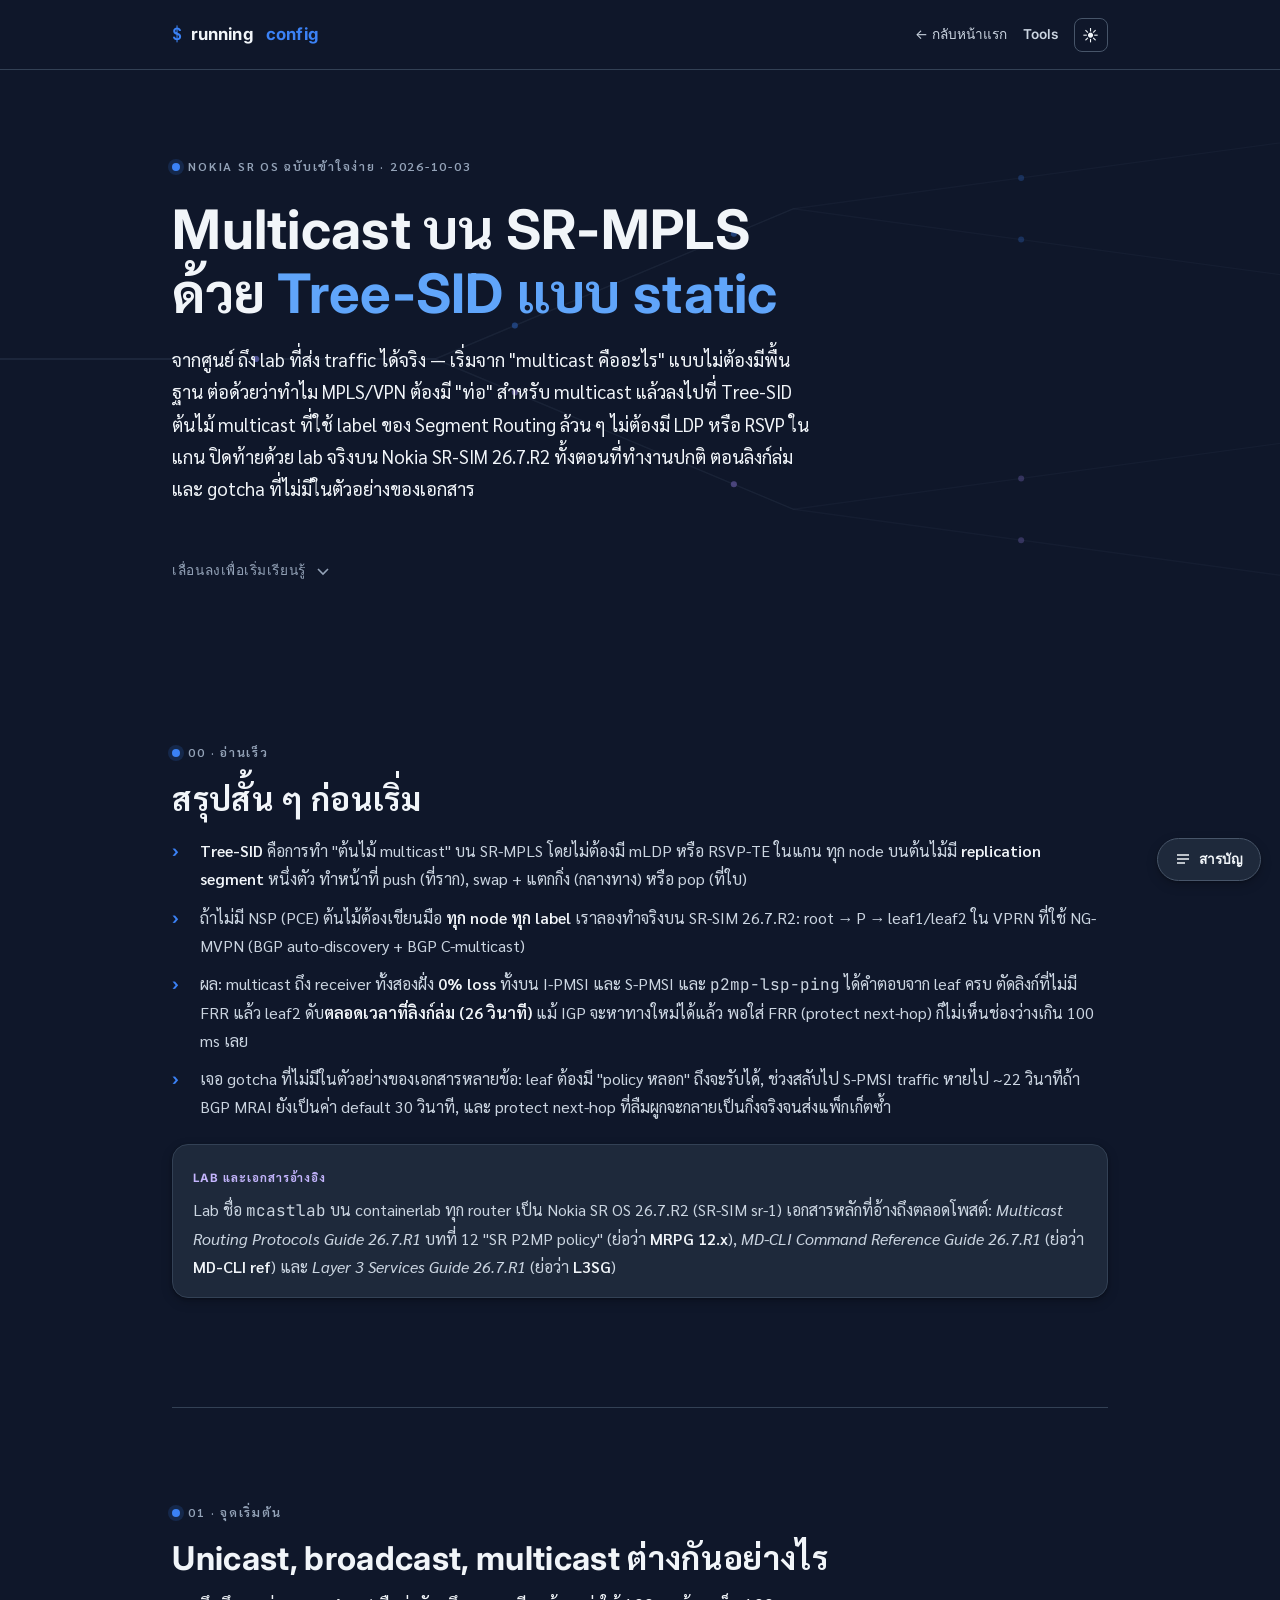
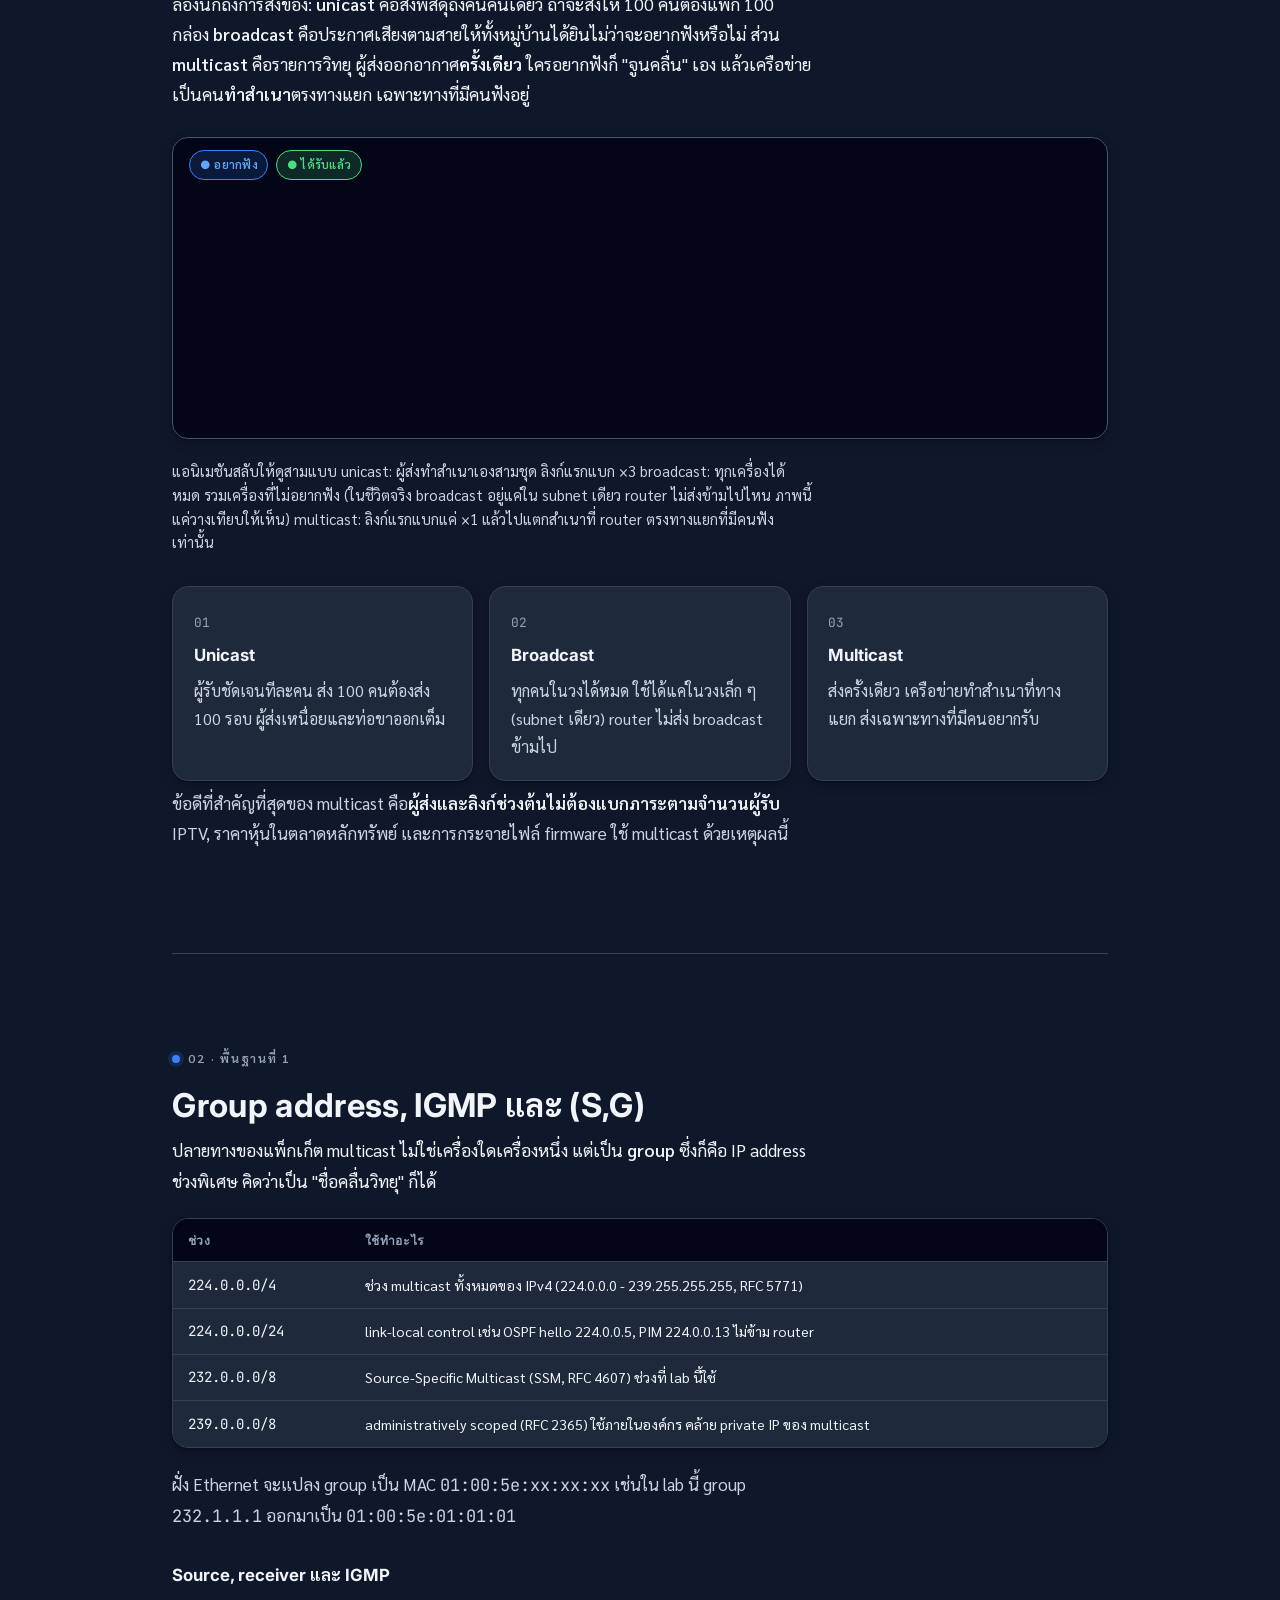
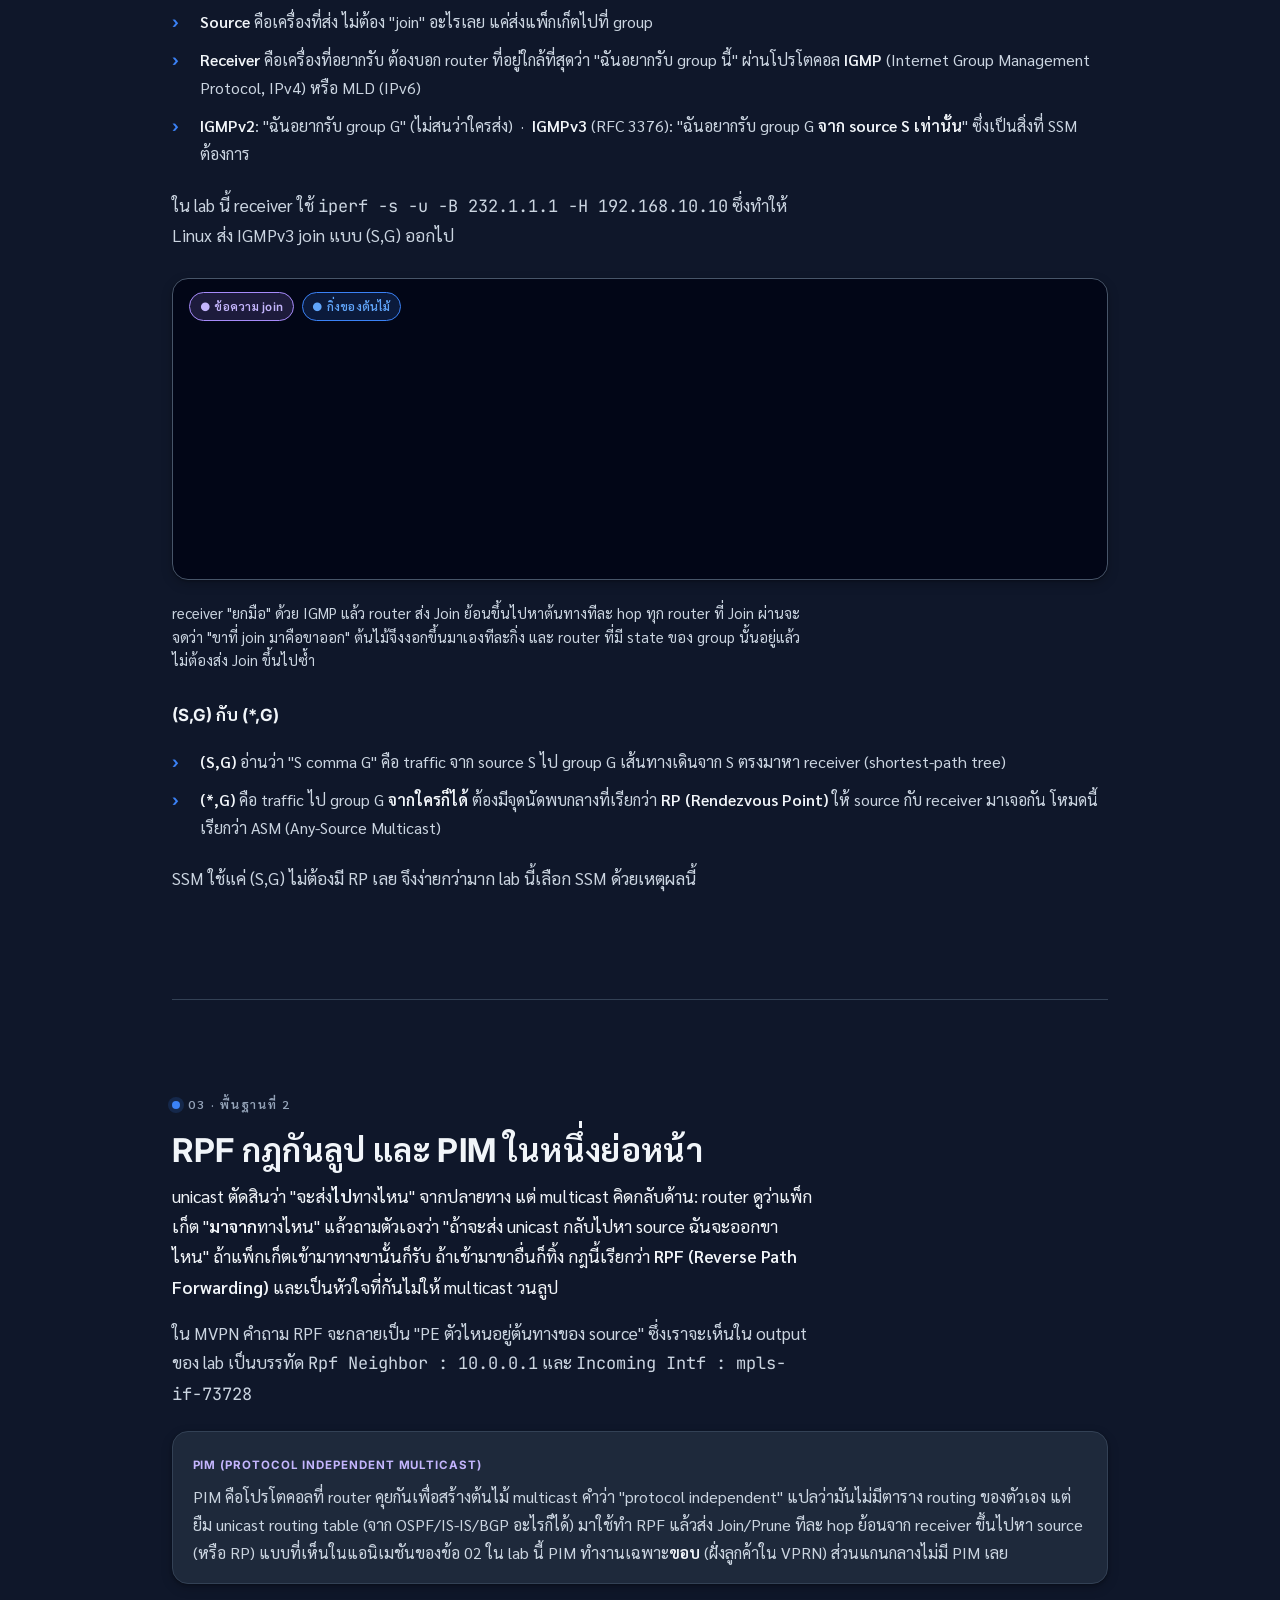
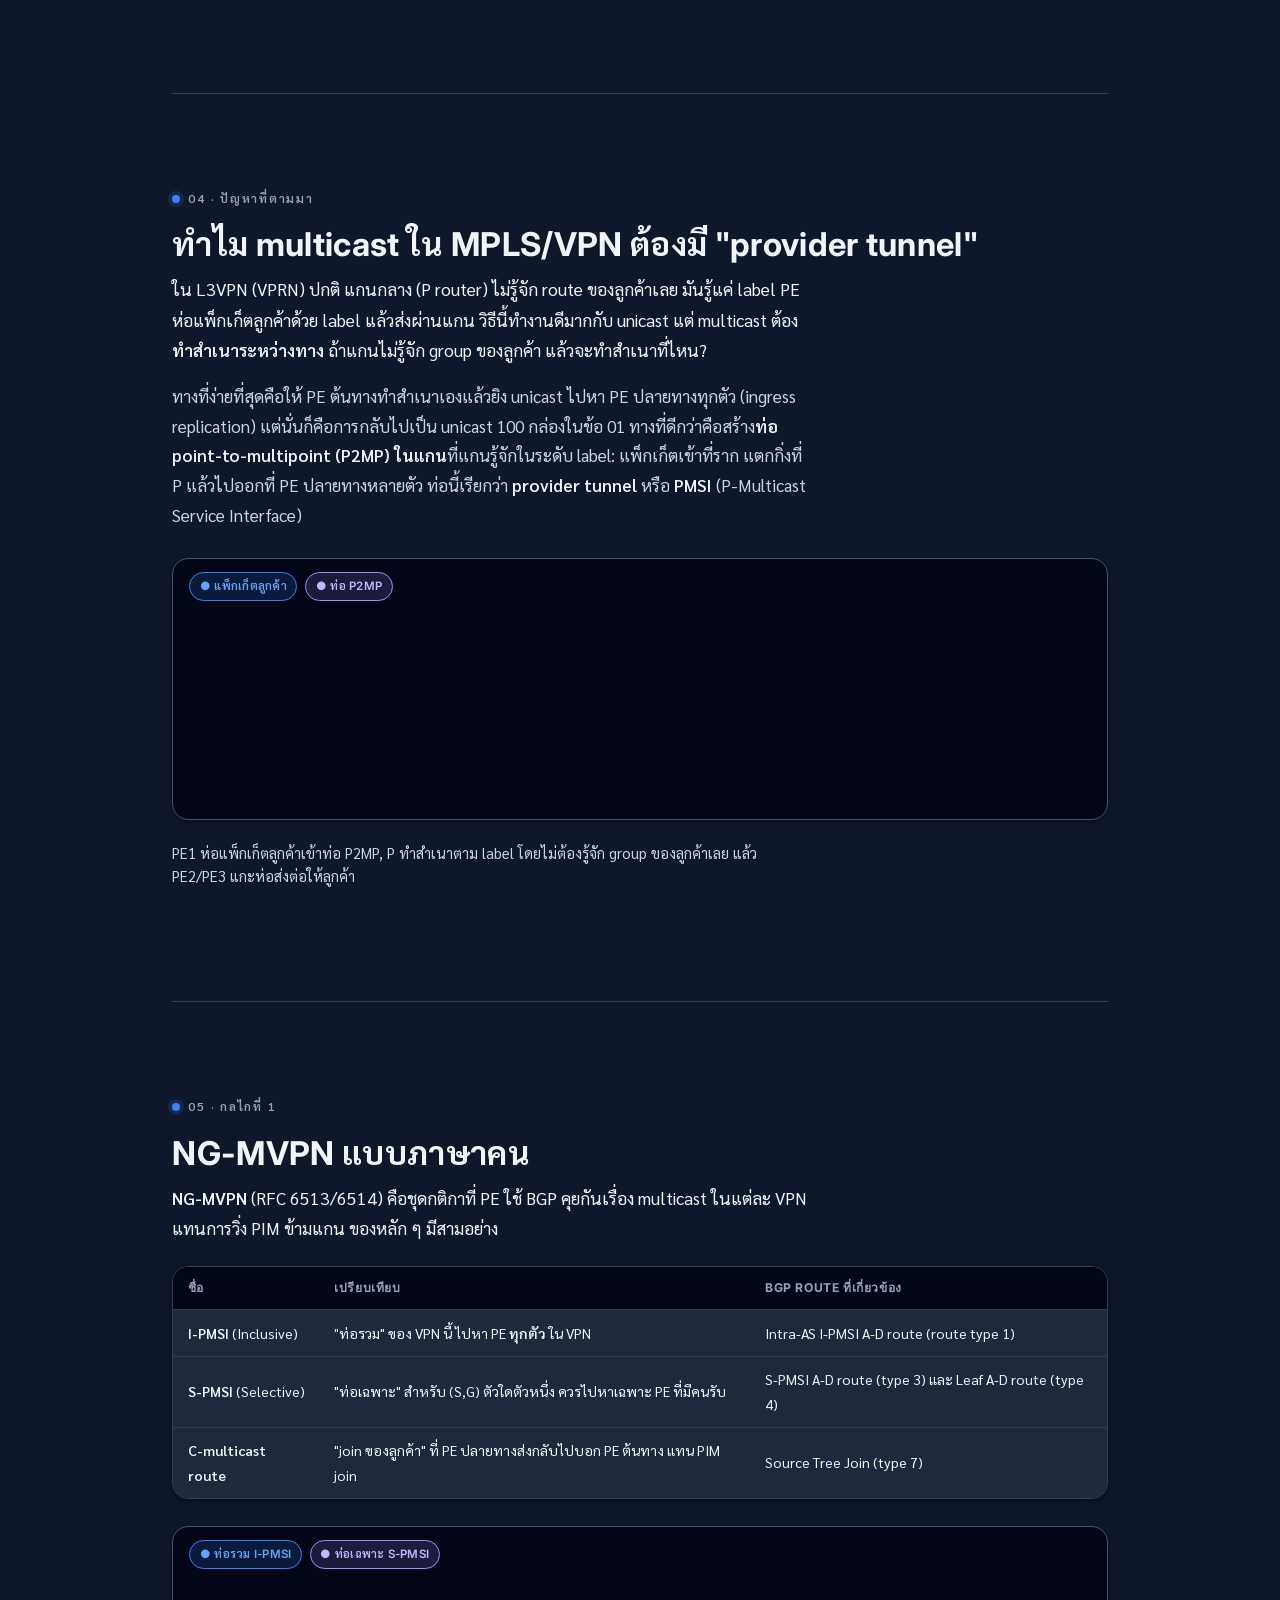
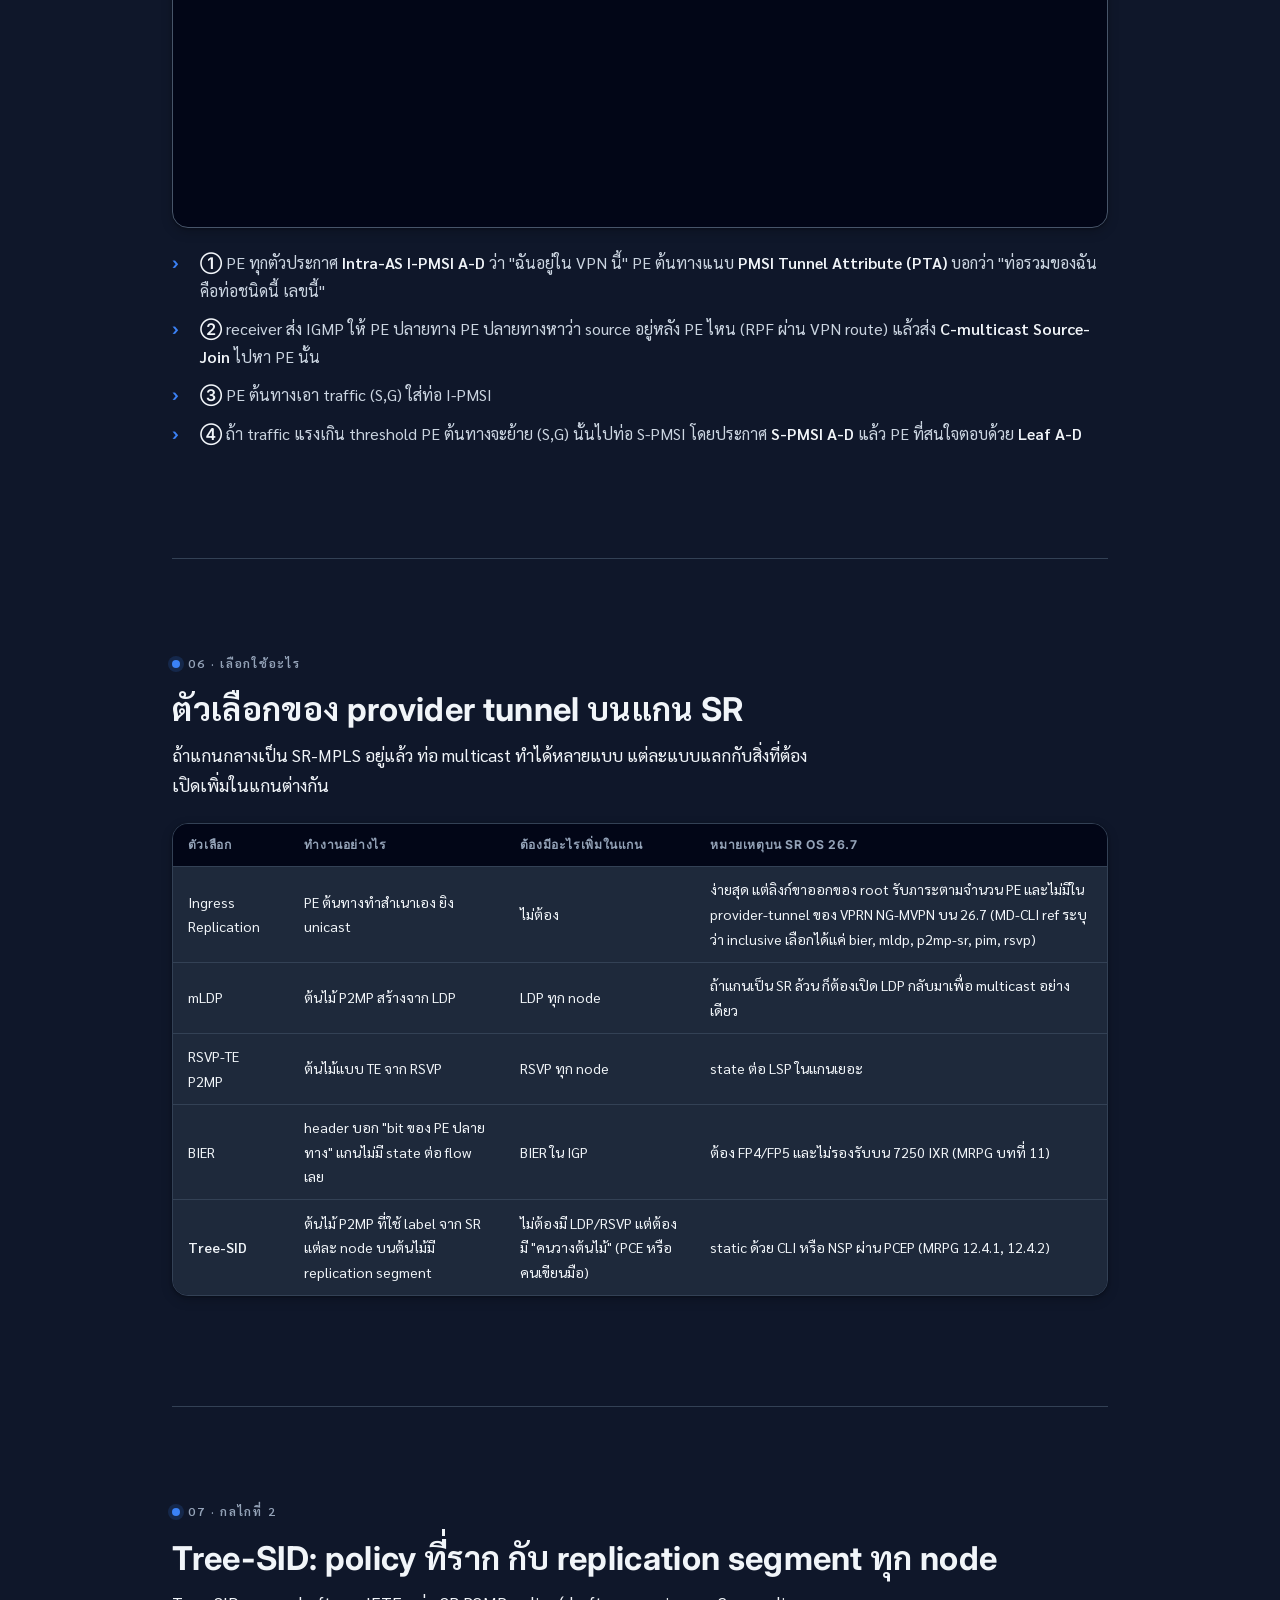
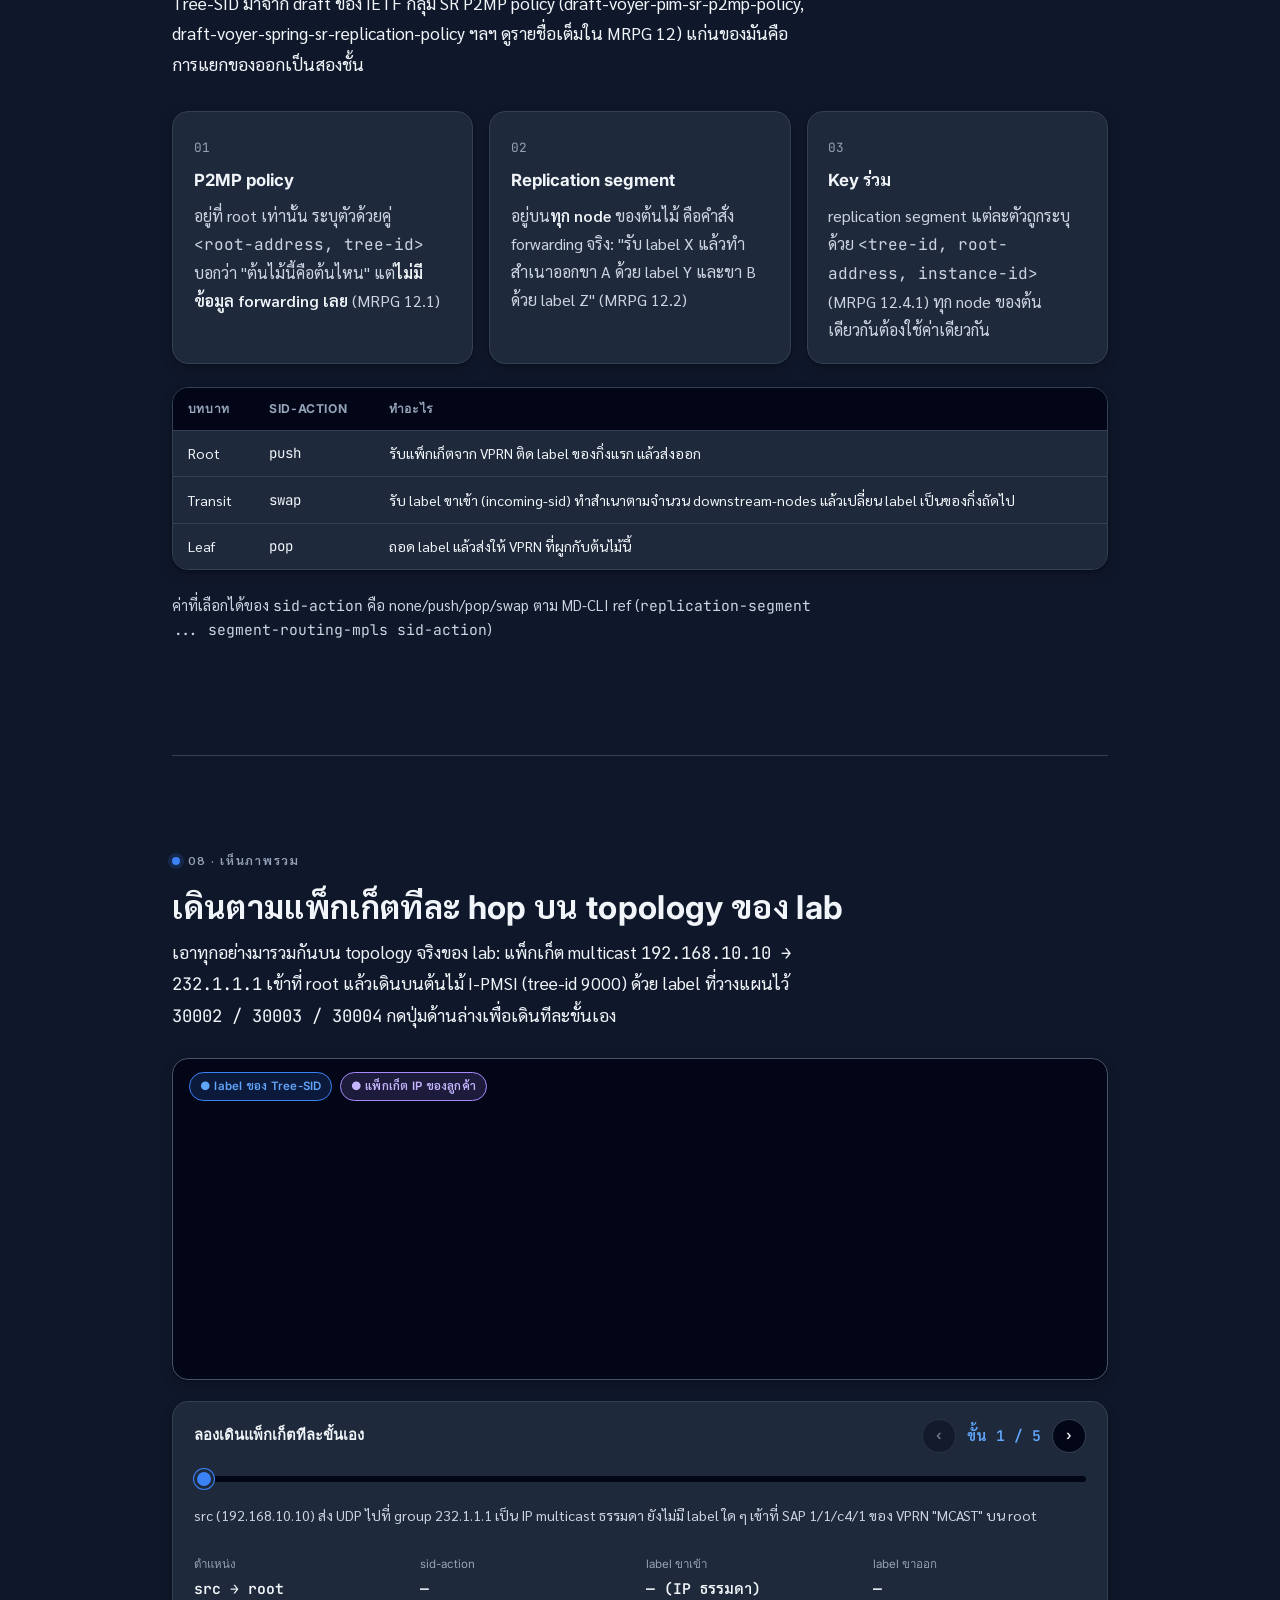
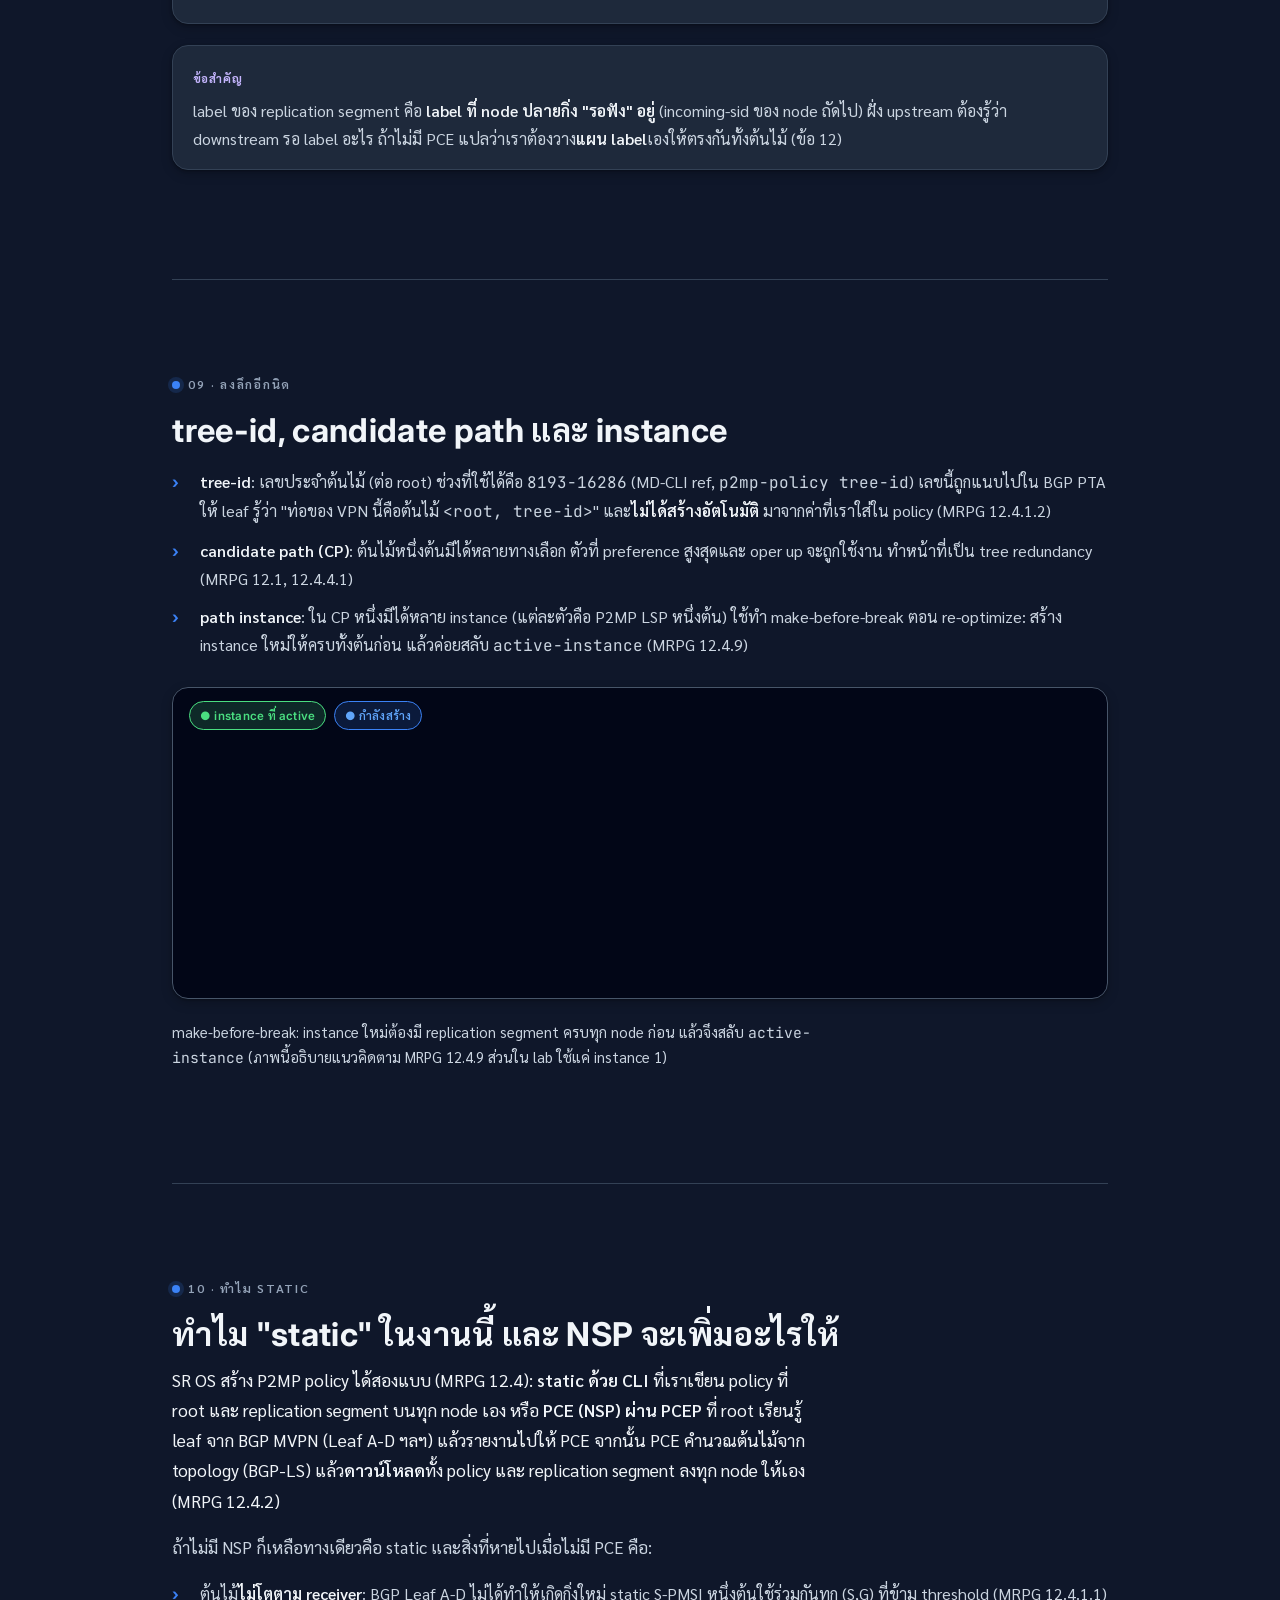
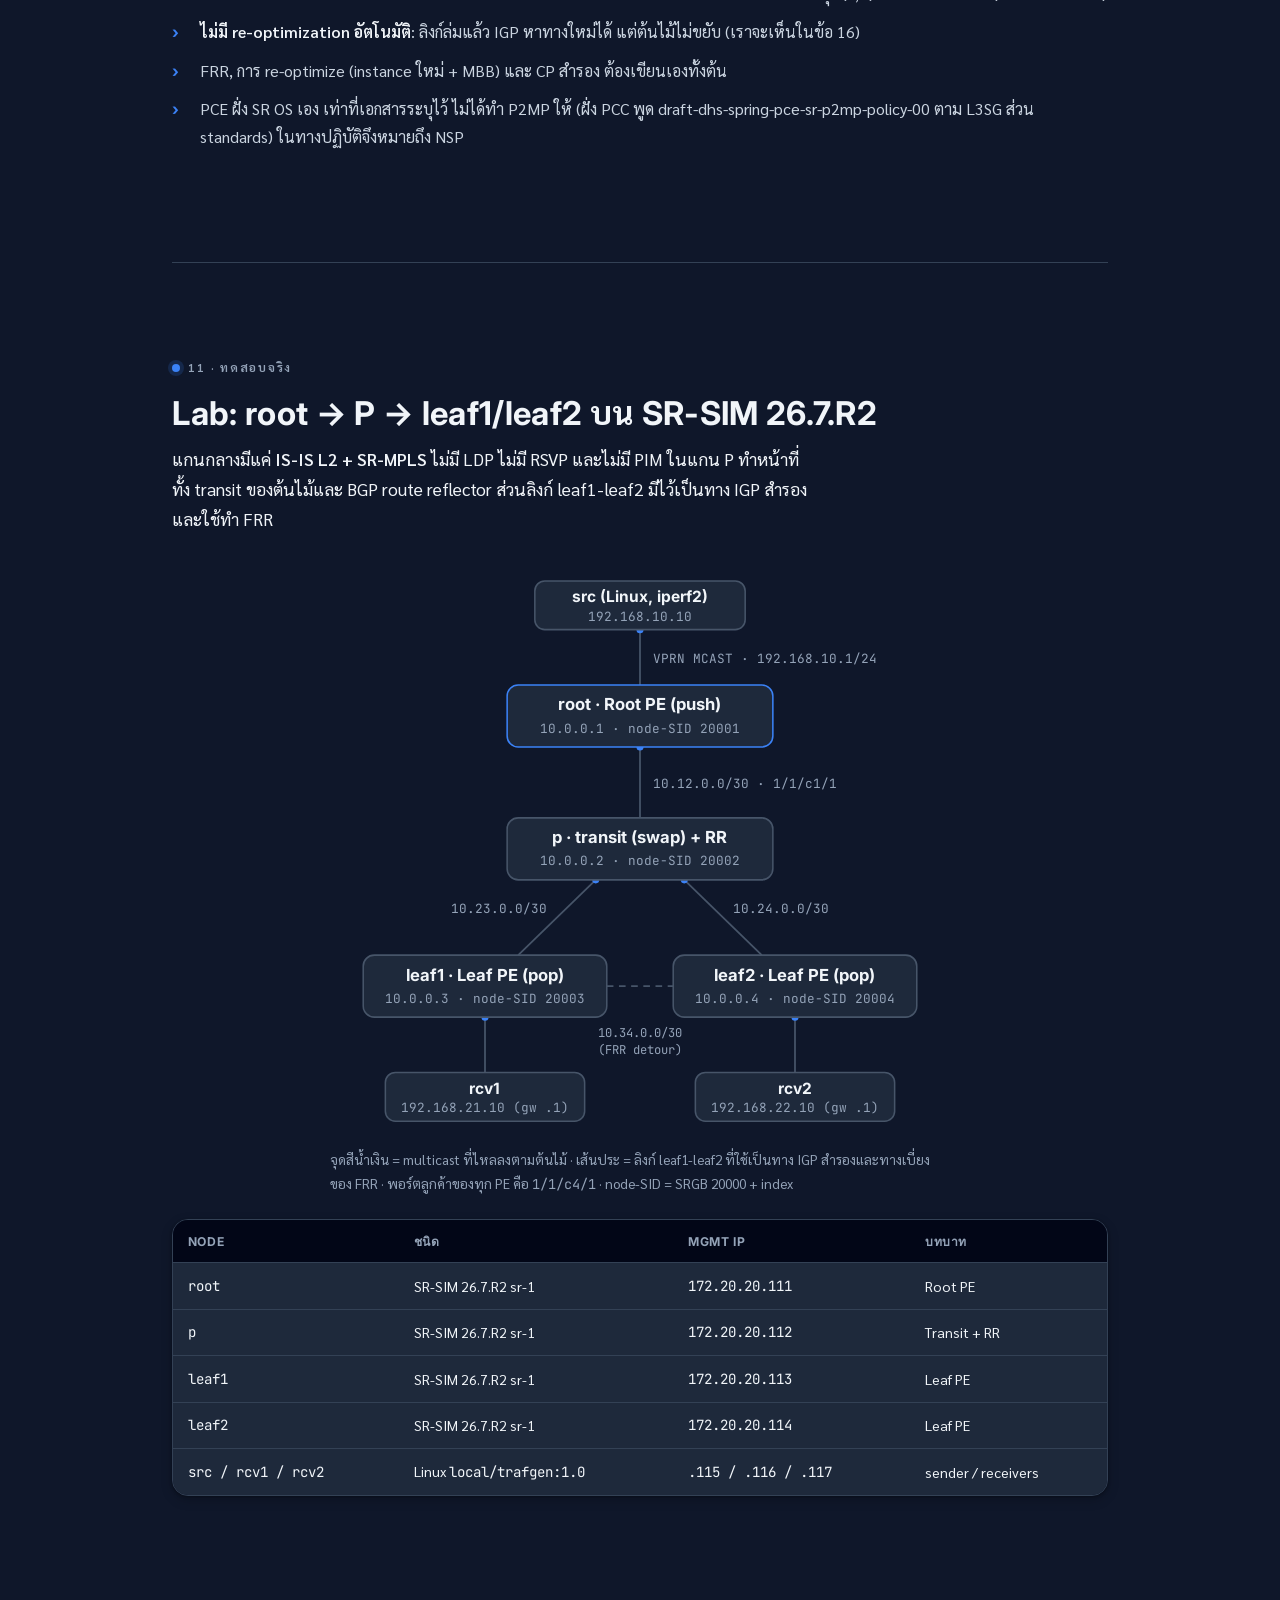
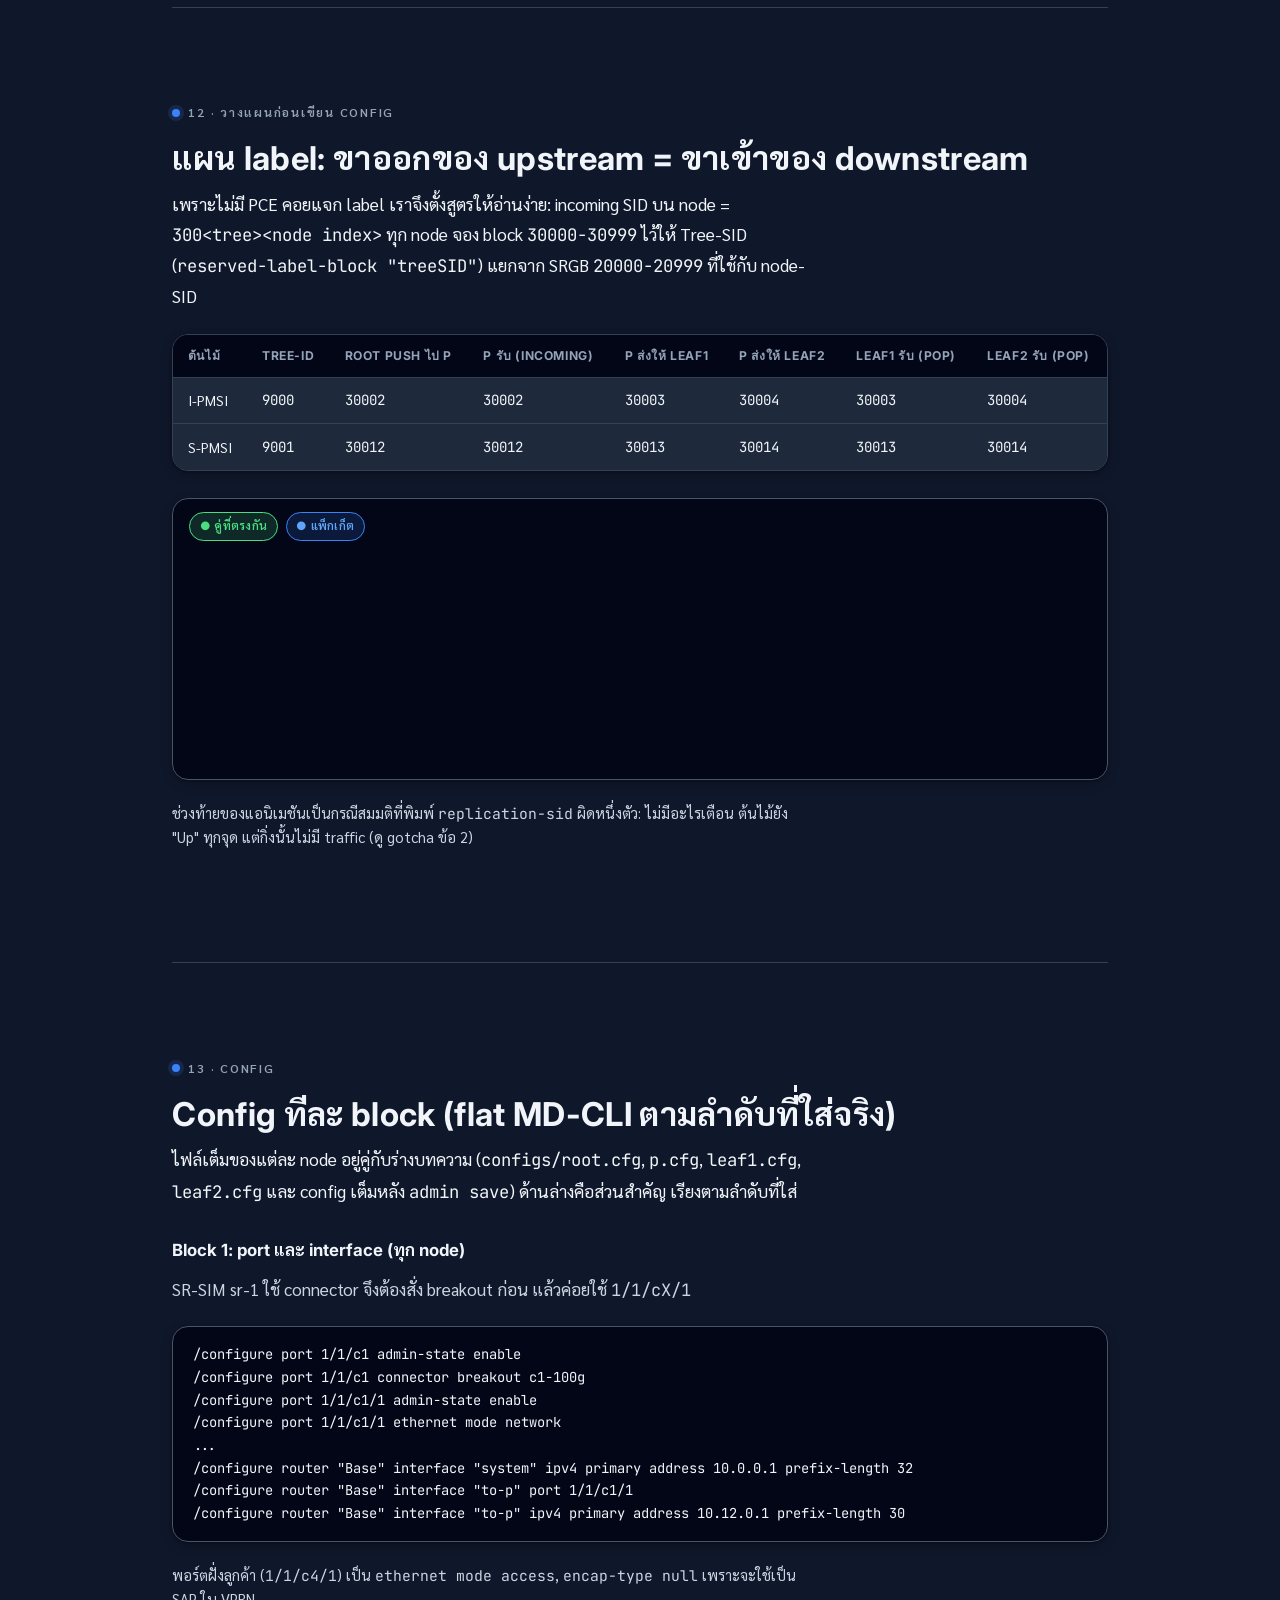
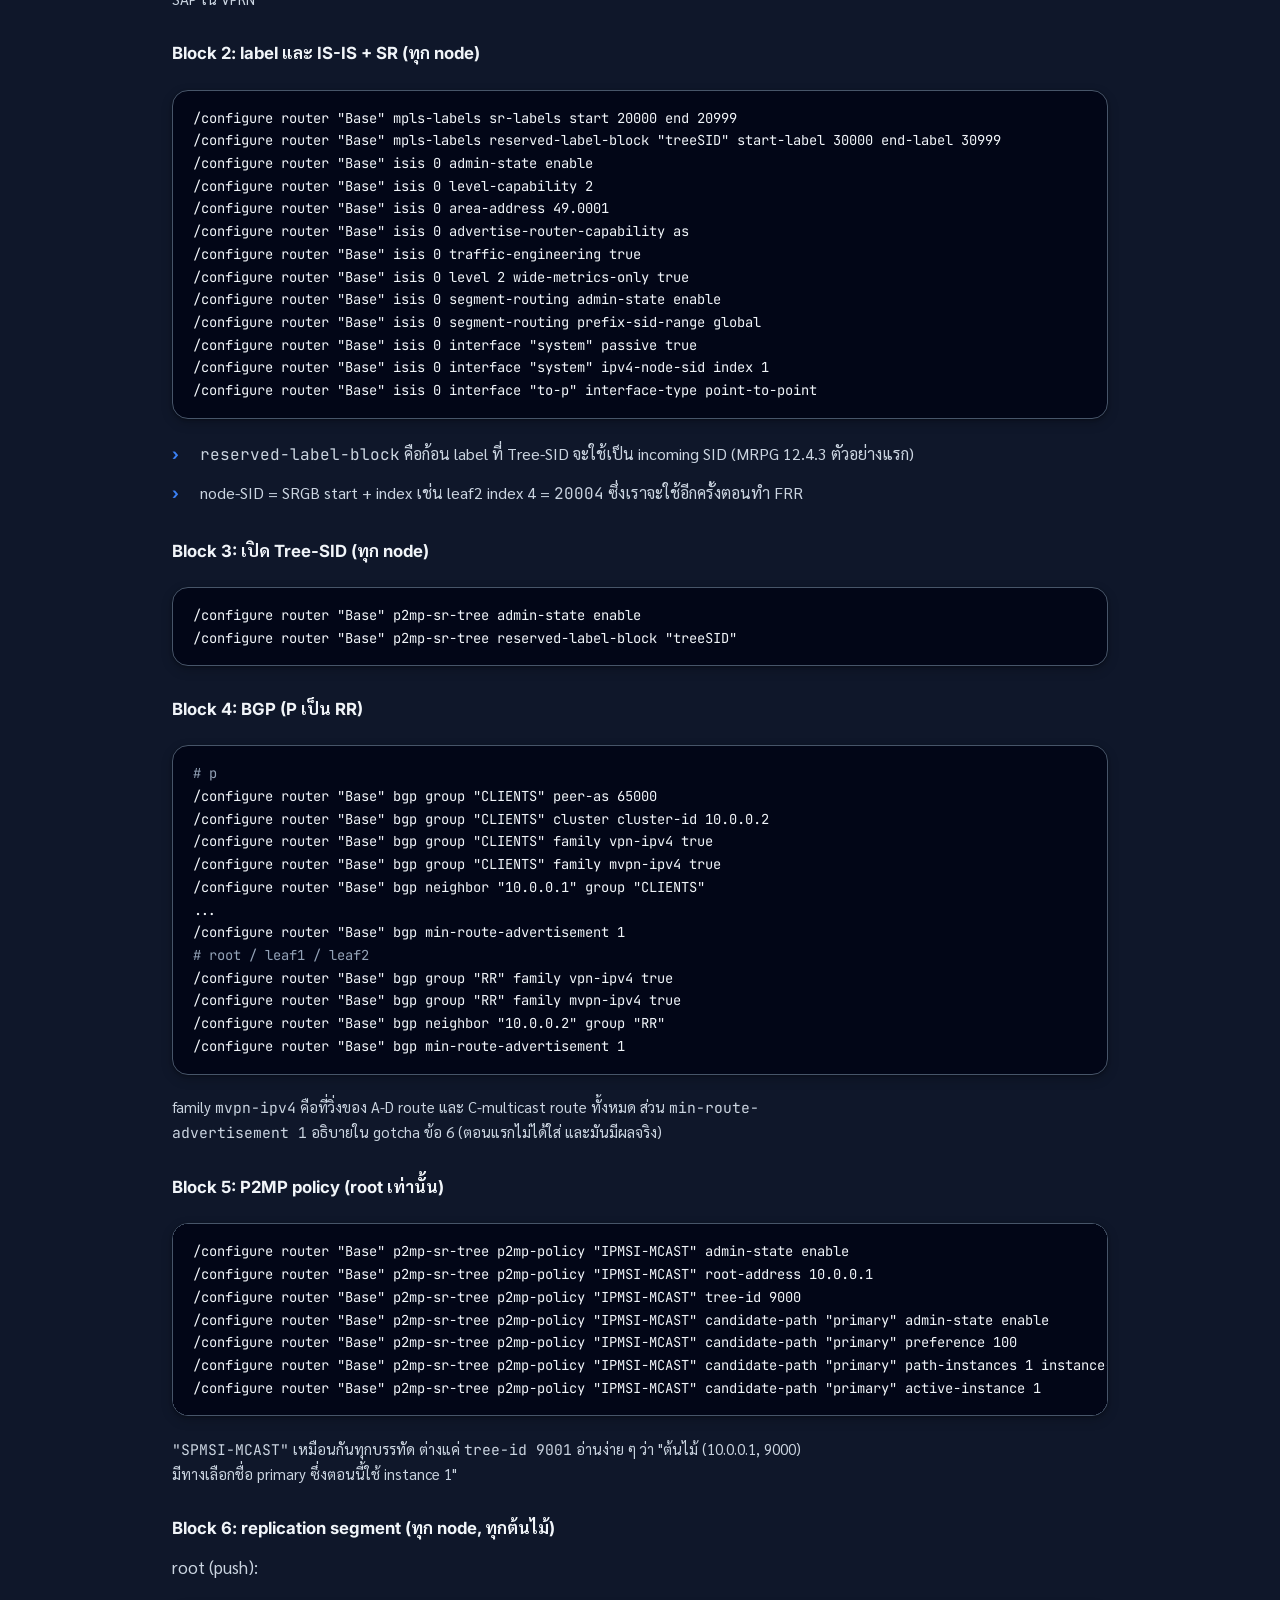
<file: posts/tree-sid-multicast.html>
<!doctype html>
<html lang="th">
<head>
<meta charset="utf-8">
<meta name="viewport" content="width=device-width, initial-scale=1">
<title>Multicast บน SR-MPLS ด้วย Tree-SID · running config</title>
<meta name="description" content="อธิบาย multicast ตั้งแต่ศูนย์ ไปจนถึง NG-MVPN และ Tree-SID (SR P2MP policy) แบบ static บน Nokia SR OS พร้อม lab จริงบน SR-SIM 26.7.R2: I-PMSI, S-PMSI, ลิงก์ล่มแบบไม่มีและมี FRR และ gotcha ที่ไม่มีในตัวอย่างของเอกสาร">
<link rel="preconnect" href="https://fonts.googleapis.com">
<link rel="preconnect" href="https://fonts.gstatic.com" crossorigin>
<link href="https://fonts.googleapis.com/css2?family=Inter:wght@400;500;600;700&family=Sarabun:wght@300;400;500;600;700&family=JetBrains+Mono:wght@400;500;600&display=swap" rel="stylesheet">
<link rel="stylesheet" href="../style.css">
<style>
  /* Post-only: step-through control for the Tree-SID walkthrough (section 08) — same as the SRv6 post */
  .entries-control{
    background:var(--bg-raised); border:1px solid var(--line); border-radius:var(--radius);
    box-shadow:var(--shadow); padding:1.1rem 1.3rem 1.3rem; margin:0 0 1.3rem;
  }
  .range-slider{
    width:100%; margin:.3rem 0 1.1rem; appearance:none; height:6px; border-radius:999px;
    background:var(--bg-sunk); outline:none; cursor:pointer;
  }
  .range-slider::-webkit-slider-thumb{
    appearance:none; width:20px; height:20px; border-radius:50%;
    background:var(--amber); border:3px solid var(--bg-raised); box-shadow:0 0 0 1px var(--amber);
    cursor:grab;
  }
  .range-slider::-moz-range-thumb{
    width:20px; height:20px; border-radius:50%; border:3px solid var(--bg-raised);
    background:var(--amber); box-shadow:0 0 0 1px var(--amber); cursor:grab;
  }
  .entries-stats{ display:grid; grid-template-columns:repeat(4,1fr); gap:.8rem; }
  @media (max-width:640px){ .entries-stats{ grid-template-columns:repeat(2,1fr); } }
  .entries-stats .stat{ display:flex; flex-direction:column; gap:.15rem; min-width:0; }
  .stat-label{ font-size:.72rem; color:var(--muted); font-family:"Inter",sans-serif; }
  .stat-value{ font-size:.92rem; font-weight:600; color:var(--ink); overflow-wrap:anywhere; }
  .step-row{ display:flex; align-items:center; gap:.7rem; margin-bottom:.5rem; }
  .step-row label{ font-family:"Inter",sans-serif; font-size:.92rem; font-weight:600; color:var(--ink); flex:1; }
  .step-btn{
    font-family:"Inter",sans-serif; font-size:.85rem; font-weight:600; color:var(--ink);
    background:var(--bg-sunk); border:1px solid var(--line); border-radius:999px;
    width:2.1rem; height:2.1rem; line-height:1; cursor:pointer; flex:none;
  }
  .step-btn:hover:not(:disabled){ border-color:var(--amber); color:var(--amber-ink); }
  .step-btn:disabled{ opacity:.4; cursor:not-allowed; }
  .step-value{ font-size:.92rem; font-weight:600; color:var(--amber-ink); white-space:nowrap; }
  .step-desc{ font-family:"Sarabun",sans-serif; font-size:.88rem; color:var(--ink-soft); margin:.2rem 0 .9rem; min-height:2.6em; max-width:none; }

  /* Post-only: MD-CLI config / show-output blocks — same as the SRv6 post */
  .code-block{
    background:var(--bg-sunk); border:1px solid var(--line-strong); border-radius:var(--radius);
    padding:1rem 1.2rem; margin:1.3rem 0; overflow-x:auto; box-shadow:var(--shadow);
  }
  .code-block pre{
    margin:0; font-family:"JetBrains Mono",monospace; font-size:.86rem; line-height:1.65;
    color:var(--ink); white-space:pre;
  }
  .code-block .cm{ color:var(--muted); }

  /* Post-only: lab topology SVG (section 11) — reuses .tree-figure / .tree-node from style.css */
  .topo-figure{ max-width:620px; margin-left:auto; margin-right:auto; }
  .topo-edge-label{ fill:var(--muted); font-family:"JetBrains Mono",monospace; }
  .tree-edge.dashed{ stroke-dasharray:6 5; }

  /* Post-only: long output file names in the appendix must wrap inside the stacked mobile cards */
  @media (max-width:600px){ .table-wrap td{ overflow-wrap:anywhere; } }
</style>
</head>
<body>

<div class="progress-bar" id="progress-bar"></div>
<nav class="toc-widget" id="toc-widget">
  <button type="button" class="toc-toggle" id="toc-toggle" aria-expanded="false" aria-controls="toc-panel">
    <svg width="16" height="16" viewBox="0 0 16 16" fill="none" stroke="currentColor" stroke-width="1.6"><path d="M2 4h12M2 8h12M2 12h8"/></svg>
    <span class="toc-toggle-label">สารบัญ</span>
  </button>
  <div class="toc-panel" id="toc-panel" hidden>
    <ol>
      <li><a href="#tldr" data-toc="tldr">00 · อ่านเร็ว</a></li>
      <li><a href="#cast" data-toc="cast">01 · Unicast, broadcast, multicast</a></li>
      <li><a href="#group" data-toc="group">02 · Group, IGMP และ (S,G)</a></li>
      <li><a href="#rpf" data-toc="rpf">03 · RPF และ PIM</a></li>
      <li><a href="#tunnel" data-toc="tunnel">04 · ทำไมต้องมี provider tunnel</a></li>
      <li><a href="#mvpn" data-toc="mvpn">05 · NG-MVPN ภาษาคน</a></li>
      <li><a href="#options" data-toc="options">06 · ตัวเลือก provider tunnel บนแกน SR</a></li>
      <li><a href="#treesid" data-toc="treesid">07 · Tree-SID คืออะไร</a></li>
      <li><a href="#walk" data-toc="walk">08 · เดินตามแพ็กเก็ตทีละ hop</a></li>
      <li><a href="#instance" data-toc="instance">09 · tree-id, candidate path, instance</a></li>
      <li><a href="#static" data-toc="static">10 · static หรือ NSP</a></li>
      <li><a href="#lab" data-toc="lab">11 · Lab topology</a></li>
      <li><a href="#labels" data-toc="labels">12 · แผน label</a></li>
      <li><a href="#config" data-toc="config">13 · Config ทีละ block</a></li>
      <li><a href="#verify" data-toc="verify">14 · ตรวจทีละชั้น</a></li>
      <li><a href="#traffic" data-toc="traffic">15 · ส่ง traffic จริง: I-PMSI และ S-PMSI</a></li>
      <li><a href="#failure" data-toc="failure">16 · ตัดลิงก์: ไม่มี FRR และมี FRR</a></li>
      <li><a href="#gotchas" data-toc="gotchas">17 · Gotchas</a></li>
      <li><a href="#srsim" data-toc="srsim">18 · ข้อจำกัดของ SR-SIM</a></li>
      <li><a href="#summary" data-toc="summary">19 · สรุป</a></li>
      <li><a href="#appendix" data-toc="appendix">20 · ภาคผนวก: ไฟล์ output</a></li>
    </ol>
  </div>
</nav>

<nav class="site-nav">
  <div class="wrap">
    <a class="brand" href="../index.html">running<span class="prompt">&nbsp;config</span></a>
    <div class="links">
      <a class="back" href="../index.html">← กลับหน้าแรก</a>
      <a class="tool-link" href="../tools/ip-calculator/index.html">Tools</a>
      <button id="theme-toggle" aria-label="Toggle theme"><span id="theme-icon">🌙</span></button>
    </div>
  </div>
</nav>

<header class="hero">
  <canvas id="c-hero" aria-hidden="true"></canvas>
  <div class="wrap hero-inner">
    <span class="kicker"><span class="dot"></span>Nokia SR OS ฉบับเข้าใจง่าย · 2026-10-03</span>
    <h1>Multicast บน SR-MPLS<br>ด้วย <span class="amber-text">Tree-SID แบบ static</span></h1>
    <p class="lede">จากศูนย์ ถึง lab ที่ส่ง traffic ได้จริง — เริ่มจาก "multicast คืออะไร" แบบไม่ต้องมีพื้นฐาน ต่อด้วยว่าทำไม MPLS/VPN ต้องมี "ท่อ" สำหรับ multicast แล้วลงไปที่ Tree-SID ต้นไม้ multicast ที่ใช้ label ของ Segment Routing ล้วน ๆ ไม่ต้องมี LDP หรือ RSVP ในแกน ปิดท้ายด้วย lab จริงบน Nokia SR-SIM 26.7.R2 ทั้งตอนที่ทำงานปกติ ตอนลิงก์ล่ม และ gotcha ที่ไม่มีในตัวอย่างของเอกสาร</p>
    <span class="scroll-cue">เลื่อนลงเพื่อเริ่มเรียนรู้
      <svg width="16" height="16" viewBox="0 0 16 16" fill="none" stroke="currentColor" stroke-width="1.6"><path d="M3 6l5 5 5-5"/></svg>
    </span>
  </div>
</header>

<main class="wrap">

  <!-- ============ 0. TL;DR ============ -->
  <section id="tldr">
    <span class="kicker"><span class="dot"></span>00 · อ่านเร็ว</span>
    <h2>สรุปสั้น ๆ ก่อนเริ่ม</h2>
    <ul class="points">
      <li><strong>Tree-SID</strong> คือการทำ "ต้นไม้ multicast" บน SR-MPLS โดยไม่ต้องมี mLDP หรือ RSVP-TE ในแกน ทุก node บนต้นไม้มี <strong>replication segment</strong> หนึ่งตัว ทำหน้าที่ push (ที่ราก), swap + แตกกิ่ง (กลางทาง) หรือ pop (ที่ใบ)</li>
      <li>ถ้าไม่มี NSP (PCE) ต้นไม้ต้องเขียนมือ <strong>ทุก node ทุก label</strong> เราลองทำจริงบน SR-SIM 26.7.R2: root → P → leaf1/leaf2 ใน VPRN ที่ใช้ NG-MVPN (BGP auto-discovery + BGP C-multicast)</li>
      <li>ผล: multicast ถึง receiver ทั้งสองฝั่ง <strong>0% loss</strong> ทั้งบน I-PMSI และ S-PMSI และ <span class="mono">p2mp-lsp-ping</span> ได้คำตอบจาก leaf ครบ ตัดลิงก์ที่ไม่มี FRR แล้ว leaf2 ดับ<strong>ตลอดเวลาที่ลิงก์ล่ม (26 วินาที)</strong> แม้ IGP จะหาทางใหม่ได้แล้ว พอใส่ FRR (protect next-hop) ก็ไม่เห็นช่องว่างเกิน 100 ms เลย</li>
      <li>เจอ gotcha ที่ไม่มีในตัวอย่างของเอกสารหลายข้อ: leaf ต้องมี "policy หลอก" ถึงจะรับได้, ช่วงสลับไป S-PMSI traffic หายไป ~22 วินาทีถ้า BGP MRAI ยังเป็นค่า default 30 วินาที, และ protect next-hop ที่ลืมผูกจะกลายเป็นกิ่งจริงจนส่งแพ็กเก็ตซ้ำ</li>
    </ul>
    <div class="callout">
      <span class="tag">Lab และเอกสารอ้างอิง</span>
      <p>Lab ชื่อ <span class="mono">mcastlab</span> บน containerlab ทุก router เป็น Nokia SR OS 26.7.R2 (SR-SIM sr-1) เอกสารหลักที่อ้างถึงตลอดโพสต์: <em>Multicast Routing Protocols Guide 26.7.R1</em> บทที่ 12 "SR P2MP policy" (ย่อว่า <strong>MRPG 12.x</strong>), <em>MD-CLI Command Reference Guide 26.7.R1</em> (ย่อว่า <strong>MD-CLI ref</strong>) และ <em>Layer 3 Services Guide 26.7.R1</em> (ย่อว่า <strong>L3SG</strong>)</p>
    </div>
  </section>

  <!-- ============ 1. Unicast / broadcast / multicast ============ -->
  <section id="cast">
    <span class="kicker"><span class="dot"></span>01 · จุดเริ่มต้น</span>
    <h2>Unicast, broadcast, multicast ต่างกันอย่างไร</h2>
    <p class="lede">ลองนึกถึงการส่งของ: <strong>unicast</strong> คือส่งพัสดุถึงคนคนเดียว ถ้าจะส่งให้ 100 คนต้องแพ็ก 100 กล่อง <strong>broadcast</strong> คือประกาศเสียงตามสายให้ทั้งหมู่บ้านได้ยินไม่ว่าจะอยากฟังหรือไม่ ส่วน <strong>multicast</strong> คือรายการวิทยุ ผู้ส่งออกอากาศ<strong>ครั้งเดียว</strong> ใครอยากฟังก็ "จูนคลื่น" เอง แล้วเครือข่ายเป็นคน<strong>ทำสำเนา</strong>ตรงทางแยก เฉพาะทางที่มีคนฟังอยู่</p>
    <div class="stage">
      <div class="stage-label">
        <span class="chip amber">● อยากฟัง</span>
        <span class="chip good">● ได้รับแล้ว</span>
      </div>
      <canvas id="c-cast" style="height:300px" role="img" aria-label="แอนิเมชันผู้ส่งหนึ่งจุด ผู้รับหกเครื่องที่มีสามเครื่องอยากฟัง สลับให้ดูสามแบบ: unicast ผู้ส่งยิงสามสำเนาแยกกันจนลิงก์แรกแบกสามเท่า, broadcast ส่งถึงทุกเครื่องรวมเครื่องที่ไม่อยากฟัง, multicast ส่งลูกเดียวแล้วแตกสำเนาเฉพาะทางแยกที่มีคนฟัง"></canvas>
    </div>
    <p class="caption">แอนิเมชันสลับให้ดูสามแบบ unicast: ผู้ส่งทำสำเนาเองสามชุด ลิงก์แรกแบก ×3 broadcast: ทุกเครื่องได้หมด รวมเครื่องที่ไม่อยากฟัง (ในชีวิตจริง broadcast อยู่แค่ใน subnet เดียว router ไม่ส่งข้ามไปไหน ภาพนี้แค่วางเทียบให้เห็น) multicast: ลิงก์แรกแบกแค่ ×1 แล้วไปแตกสำเนาที่ router ตรงทางแยกที่มีคนฟังเท่านั้น</p>
    <div class="trio">
      <div class="card">
        <span class="num">01</span>
        <h3>Unicast</h3>
        <p>ผู้รับชัดเจนทีละคน ส่ง 100 คนต้องส่ง 100 รอบ ผู้ส่งเหนื่อยและท่อขาออกเต็ม</p>
      </div>
      <div class="card">
        <span class="num">02</span>
        <h3>Broadcast</h3>
        <p>ทุกคนในวงได้หมด ใช้ได้แค่ในวงเล็ก ๆ (subnet เดียว) router ไม่ส่ง broadcast ข้ามไป</p>
      </div>
      <div class="card">
        <span class="num">03</span>
        <h3>Multicast</h3>
        <p>ส่งครั้งเดียว เครือข่ายทำสำเนาที่ทางแยก ส่งเฉพาะทางที่มีคนอยากรับ</p>
      </div>
    </div>
    <p>ข้อดีที่สำคัญที่สุดของ multicast คือ<strong>ผู้ส่งและลิงก์ช่วงต้นไม่ต้องแบกภาระตามจำนวนผู้รับ</strong> IPTV, ราคาหุ้นในตลาดหลักทรัพย์ และการกระจายไฟล์ firmware ใช้ multicast ด้วยเหตุผลนี้</p>
  </section>

  <!-- ============ 2. Group / IGMP / (S,G) ============ -->
  <section id="group">
    <span class="kicker"><span class="dot"></span>02 · พื้นฐานที่ 1</span>
    <h2>Group address, IGMP และ (S,G)</h2>
    <p class="lede">ปลายทางของแพ็กเก็ต multicast ไม่ใช่เครื่องใดเครื่องหนึ่ง แต่เป็น <strong>group</strong> ซึ่งก็คือ IP address ช่วงพิเศษ คิดว่าเป็น "ชื่อคลื่นวิทยุ" ก็ได้</p>
    <div class="table-wrap">
      <table>
        <thead><tr><th>ช่วง</th><th>ใช้ทำอะไร</th></tr></thead>
        <tbody>
          <tr><td class="mono" data-label="ช่วง">224.0.0.0/4</td><td data-label="ใช้ทำอะไร">ช่วง multicast ทั้งหมดของ IPv4 (224.0.0.0 - 239.255.255.255, RFC 5771)</td></tr>
          <tr><td class="mono" data-label="ช่วง">224.0.0.0/24</td><td data-label="ใช้ทำอะไร">link-local control เช่น OSPF hello 224.0.0.5, PIM 224.0.0.13 ไม่ข้าม router</td></tr>
          <tr><td class="mono" data-label="ช่วง">232.0.0.0/8</td><td data-label="ใช้ทำอะไร">Source-Specific Multicast (SSM, RFC 4607) ช่วงที่ lab นี้ใช้</td></tr>
          <tr><td class="mono" data-label="ช่วง">239.0.0.0/8</td><td data-label="ใช้ทำอะไร">administratively scoped (RFC 2365) ใช้ภายในองค์กร คล้าย private IP ของ multicast</td></tr>
        </tbody>
      </table>
    </div>
    <p>ฝั่ง Ethernet จะแปลง group เป็น MAC <span class="mono">01:00:5e:xx:xx:xx</span> เช่นใน lab นี้ group <span class="mono">232.1.1.1</span> ออกมาเป็น <span class="mono">01:00:5e:01:01:01</span></p>

    <h3 style="font-size:1.05rem;margin:1.8rem 0 .6rem">Source, receiver และ IGMP</h3>
    <ul class="points">
      <li><strong>Source</strong> คือเครื่องที่ส่ง ไม่ต้อง "join" อะไรเลย แค่ส่งแพ็กเก็ตไปที่ group</li>
      <li><strong>Receiver</strong> คือเครื่องที่อยากรับ ต้องบอก router ที่อยู่ใกล้ที่สุดว่า "ฉันอยากรับ group นี้" ผ่านโปรโตคอล <strong>IGMP</strong> (Internet Group Management Protocol, IPv4) หรือ MLD (IPv6)</li>
      <li><strong>IGMPv2</strong>: "ฉันอยากรับ group G" (ไม่สนว่าใครส่ง) &nbsp;·&nbsp; <strong>IGMPv3</strong> (RFC 3376): "ฉันอยากรับ group G <strong>จาก source S เท่านั้น</strong>" ซึ่งเป็นสิ่งที่ SSM ต้องการ</li>
    </ul>
    <p>ใน lab นี้ receiver ใช้ <span class="mono">iperf -s -u -B 232.1.1.1 -H 192.168.10.10</span> ซึ่งทำให้ Linux ส่ง IGMPv3 join แบบ (S,G) ออกไป</p>
    <div class="stage">
      <div class="stage-label">
        <span class="chip cyan">● ข้อความ join</span>
        <span class="chip amber">● กิ่งของต้นไม้</span>
      </div>
      <canvas id="c-igmp" style="height:300px" role="img" aria-label="แอนิเมชัน receiver ทีละเครื่องส่ง IGMP join ไปหา router ใกล้ตัว router ส่ง PIM Join ย้อนขึ้นไปหาต้นทาง กิ่งของต้นไม้สว่างขึ้นทีละกิ่ง จากนั้น traffic จึงไหลลงเฉพาะกิ่งที่สว่าง"></canvas>
    </div>
    <p class="caption">receiver "ยกมือ" ด้วย IGMP แล้ว router ส่ง Join ย้อนขึ้นไปหาต้นทางทีละ hop ทุก router ที่ Join ผ่านจะจดว่า "ขาที่ join มาคือขาออก" ต้นไม้จึงงอกขึ้นมาเองทีละกิ่ง และ router ที่มี state ของ group นั้นอยู่แล้วไม่ต้องส่ง Join ขึ้นไปซ้ำ</p>

    <h3 style="font-size:1.05rem;margin:1.8rem 0 .6rem">(S,G) กับ (*,G)</h3>
    <ul class="points">
      <li><strong>(S,G)</strong> อ่านว่า "S comma G" คือ traffic จาก source S ไป group G เส้นทางเดินจาก S ตรงมาหา receiver (shortest-path tree)</li>
      <li><strong>(*,G)</strong> คือ traffic ไป group G <strong>จากใครก็ได้</strong> ต้องมีจุดนัดพบกลางที่เรียกว่า <strong>RP (Rendezvous Point)</strong> ให้ source กับ receiver มาเจอกัน โหมดนี้เรียกว่า ASM (Any-Source Multicast)</li>
    </ul>
    <p>SSM ใช้แค่ (S,G) ไม่ต้องมี RP เลย จึงง่ายกว่ามาก lab นี้เลือก SSM ด้วยเหตุผลนี้</p>
  </section>

  <!-- ============ 3. RPF + PIM ============ -->
  <section id="rpf">
    <span class="kicker"><span class="dot"></span>03 · พื้นฐานที่ 2</span>
    <h2>RPF กฎกันลูป และ PIM ในหนึ่งย่อหน้า</h2>
    <p class="lede">unicast ตัดสินว่า "จะส่ง<strong>ไป</strong>ทางไหน" จากปลายทาง แต่ multicast คิดกลับด้าน: router ดูว่าแพ็กเก็ต "<strong>มาจาก</strong>ทางไหน" แล้วถามตัวเองว่า "ถ้าจะส่ง unicast กลับไปหา source ฉันจะออกขาไหน" ถ้าแพ็กเก็ตเข้ามาทางขานั้นก็รับ ถ้าเข้ามาขาอื่นก็ทิ้ง กฎนี้เรียกว่า <strong>RPF (Reverse Path Forwarding)</strong> และเป็นหัวใจที่กันไม่ให้ multicast วนลูป</p>
    <p>ใน MVPN คำถาม RPF จะกลายเป็น "PE ตัวไหนอยู่ต้นทางของ source" ซึ่งเราจะเห็นใน output ของ lab เป็นบรรทัด <span class="mono">Rpf Neighbor : 10.0.0.1</span> และ <span class="mono">Incoming Intf : mpls-if-73728</span></p>
    <div class="callout">
      <span class="tag">PIM (Protocol Independent Multicast)</span>
      <p>PIM คือโปรโตคอลที่ router คุยกันเพื่อสร้างต้นไม้ multicast คำว่า "protocol independent" แปลว่ามันไม่มีตาราง routing ของตัวเอง แต่ยืม unicast routing table (จาก OSPF/IS-IS/BGP อะไรก็ได้) มาใช้ทำ RPF แล้วส่ง Join/Prune ทีละ hop ย้อนจาก receiver ขึ้นไปหา source (หรือ RP) แบบที่เห็นในแอนิเมชันของข้อ 02 ใน lab นี้ PIM ทำงานเฉพาะ<strong>ขอบ</strong> (ฝั่งลูกค้าใน VPRN) ส่วนแกนกลางไม่มี PIM เลย</p>
    </div>
  </section>

  <!-- ============ 4. Provider tunnel ============ -->
  <section id="tunnel">
    <span class="kicker"><span class="dot"></span>04 · ปัญหาที่ตามมา</span>
    <h2>ทำไม multicast ใน MPLS/VPN ต้องมี "provider tunnel"</h2>
    <p class="lede">ใน L3VPN (VPRN) ปกติ แกนกลาง (P router) ไม่รู้จัก route ของลูกค้าเลย มันรู้แค่ label PE ห่อแพ็กเก็ตลูกค้าด้วย label แล้วส่งผ่านแกน วิธีนี้ทำงานดีมากกับ unicast แต่ multicast ต้อง<strong>ทำสำเนาระหว่างทาง</strong> ถ้าแกนไม่รู้จัก group ของลูกค้า แล้วจะทำสำเนาที่ไหน?</p>
    <p>ทางที่ง่ายที่สุดคือให้ PE ต้นทางทำสำเนาเองแล้วยิง unicast ไปหา PE ปลายทางทุกตัว (ingress replication) แต่นั่นก็คือการกลับไปเป็น unicast 100 กล่องในข้อ 01 ทางที่ดีกว่าคือสร้าง<strong>ท่อ point-to-multipoint (P2MP) ในแกน</strong>ที่แกนรู้จักในระดับ label: แพ็กเก็ตเข้าที่ราก แตกกิ่งที่ P แล้วไปออกที่ PE ปลายทางหลายตัว ท่อนี้เรียกว่า <strong>provider tunnel</strong> หรือ <strong>PMSI</strong> (P-Multicast Service Interface)</p>
    <div class="stage">
      <div class="stage-label">
        <span class="chip amber">● แพ็กเก็ตลูกค้า</span>
        <span class="chip cyan">● ท่อ P2MP</span>
      </div>
      <canvas id="c-pmsi" style="height:260px" role="img" aria-label="แอนิเมชัน VPN สามไซต์ แพ็กเก็ต multicast ของลูกค้าเข้าที่ PE1 ถูกห่อเข้าท่อ P2MP ท่อแตกเป็นสองกิ่งที่ P ไปออกที่ PE2 และ PE3 แล้วถูกแกะห่อส่งให้ลูกค้าแต่ละไซต์"></canvas>
    </div>
    <p class="caption">PE1 ห่อแพ็กเก็ตลูกค้าเข้าท่อ P2MP, P ทำสำเนาตาม label โดยไม่ต้องรู้จัก group ของลูกค้าเลย แล้ว PE2/PE3 แกะห่อส่งต่อให้ลูกค้า</p>
  </section>

  <!-- ============ 5. NG-MVPN ============ -->
  <section id="mvpn">
    <span class="kicker"><span class="dot"></span>05 · กลไกที่ 1</span>
    <h2>NG-MVPN แบบภาษาคน</h2>
    <p class="lede"><strong>NG-MVPN</strong> (RFC 6513/6514) คือชุดกติกาที่ PE ใช้ BGP คุยกันเรื่อง multicast ในแต่ละ VPN แทนการวิ่ง PIM ข้ามแกน ของหลัก ๆ มีสามอย่าง</p>
    <div class="table-wrap">
      <table>
        <thead><tr><th>ชื่อ</th><th>เปรียบเทียบ</th><th>BGP route ที่เกี่ยวข้อง</th></tr></thead>
        <tbody>
          <tr><td data-label="ชื่อ"><strong>I-PMSI</strong> (Inclusive)</td><td data-label="เปรียบเทียบ">"ท่อรวม" ของ VPN นี้ ไปหา PE <strong>ทุกตัว</strong> ใน VPN</td><td data-label="BGP route">Intra-AS I-PMSI A-D route (route type 1)</td></tr>
          <tr><td data-label="ชื่อ"><strong>S-PMSI</strong> (Selective)</td><td data-label="เปรียบเทียบ">"ท่อเฉพาะ" สำหรับ (S,G) ตัวใดตัวหนึ่ง ควรไปหาเฉพาะ PE ที่มีคนรับ</td><td data-label="BGP route">S-PMSI A-D route (type 3) และ Leaf A-D route (type 4)</td></tr>
          <tr><td data-label="ชื่อ"><strong>C-multicast route</strong></td><td data-label="เปรียบเทียบ">"join ของลูกค้า" ที่ PE ปลายทางส่งกลับไปบอก PE ต้นทาง แทน PIM join</td><td data-label="BGP route">Source Tree Join (type 7)</td></tr>
        </tbody>
      </table>
    </div>
    <div class="stage">
      <div class="stage-label">
        <span class="chip amber">● ท่อรวม I-PMSI</span>
        <span class="chip cyan">● ท่อเฉพาะ S-PMSI</span>
      </div>
      <canvas id="c-mvpn" style="height:300px" role="img" aria-label="แอนิเมชันสี่จังหวะของ NG-MVPN: หนึ่ง ทุก PE ประกาศ Intra-AD และ PE ต้นทางแนบ PTA สอง receiver ส่ง IGMP และ PE ปลายทางส่ง Source-Join ไปหา PE ต้นทาง สาม traffic ไหลในท่อรวมไปหา PE ทุกตัว สี่ rate เกิน threshold จึงเกิดท่อเฉพาะพร้อม S-PMSI A-D และ Leaf A-D"></canvas>
    </div>
    <ol class="points" style="counter-reset:none">
      <li><strong>①</strong> PE ทุกตัวประกาศ <strong>Intra-AS I-PMSI A-D</strong> ว่า "ฉันอยู่ใน VPN นี้" PE ต้นทางแนบ <strong>PMSI Tunnel Attribute (PTA)</strong> บอกว่า "ท่อรวมของฉันคือท่อชนิดนี้ เลขนี้"</li>
      <li><strong>②</strong> receiver ส่ง IGMP ให้ PE ปลายทาง PE ปลายทางหาว่า source อยู่หลัง PE ไหน (RPF ผ่าน VPN route) แล้วส่ง <strong>C-multicast Source-Join</strong> ไปหา PE นั้น</li>
      <li><strong>③</strong> PE ต้นทางเอา traffic (S,G) ใส่ท่อ I-PMSI</li>
      <li><strong>④</strong> ถ้า traffic แรงเกิน threshold PE ต้นทางจะย้าย (S,G) นั้นไปท่อ S-PMSI โดยประกาศ <strong>S-PMSI A-D</strong> แล้ว PE ที่สนใจตอบด้วย <strong>Leaf A-D</strong></li>
    </ol>
  </section>

  <!-- ============ 6. Options ============ -->
  <section id="options">
    <span class="kicker"><span class="dot"></span>06 · เลือกใช้อะไร</span>
    <h2>ตัวเลือกของ provider tunnel บนแกน SR</h2>
    <p class="lede">ถ้าแกนกลางเป็น SR-MPLS อยู่แล้ว ท่อ multicast ทำได้หลายแบบ แต่ละแบบแลกกับสิ่งที่ต้องเปิดเพิ่มในแกนต่างกัน</p>
    <div class="table-wrap">
      <table>
        <thead><tr><th>ตัวเลือก</th><th>ทำงานอย่างไร</th><th>ต้องมีอะไรเพิ่มในแกน</th><th>หมายเหตุบน SR OS 26.7</th></tr></thead>
        <tbody>
          <tr>
            <td data-label="ตัวเลือก">Ingress Replication</td>
            <td data-label="ทำงานอย่างไร">PE ต้นทางทำสำเนาเอง ยิง unicast</td>
            <td data-label="ต้องมีเพิ่ม">ไม่ต้อง</td>
            <td data-label="หมายเหตุ">ง่ายสุด แต่ลิงก์ขาออกของ root รับภาระตามจำนวน PE และไม่มีใน provider-tunnel ของ VPRN NG-MVPN บน 26.7 (MD-CLI ref ระบุว่า inclusive เลือกได้แค่ bier, mldp, p2mp-sr, pim, rsvp)</td>
          </tr>
          <tr>
            <td data-label="ตัวเลือก">mLDP</td>
            <td data-label="ทำงานอย่างไร">ต้นไม้ P2MP สร้างจาก LDP</td>
            <td data-label="ต้องมีเพิ่ม">LDP ทุก node</td>
            <td data-label="หมายเหตุ">ถ้าแกนเป็น SR ล้วน ก็ต้องเปิด LDP กลับมาเพื่อ multicast อย่างเดียว</td>
          </tr>
          <tr>
            <td data-label="ตัวเลือก">RSVP-TE P2MP</td>
            <td data-label="ทำงานอย่างไร">ต้นไม้แบบ TE จาก RSVP</td>
            <td data-label="ต้องมีเพิ่ม">RSVP ทุก node</td>
            <td data-label="หมายเหตุ">state ต่อ LSP ในแกนเยอะ</td>
          </tr>
          <tr>
            <td data-label="ตัวเลือก">BIER</td>
            <td data-label="ทำงานอย่างไร">header บอก "bit ของ PE ปลายทาง" แกนไม่มี state ต่อ flow เลย</td>
            <td data-label="ต้องมีเพิ่ม">BIER ใน IGP</td>
            <td data-label="หมายเหตุ">ต้อง FP4/FP5 และไม่รองรับบน 7250 IXR (MRPG บทที่ 11)</td>
          </tr>
          <tr>
            <td data-label="ตัวเลือก"><strong>Tree-SID</strong></td>
            <td data-label="ทำงานอย่างไร">ต้นไม้ P2MP ที่ใช้ label จาก SR แต่ละ node บนต้นไม้มี replication segment</td>
            <td data-label="ต้องมีเพิ่ม">ไม่ต้องมี LDP/RSVP แต่ต้องมี "คนวางต้นไม้" (PCE หรือคนเขียนมือ)</td>
            <td data-label="หมายเหตุ">static ด้วย CLI หรือ NSP ผ่าน PCEP (MRPG 12.4.1, 12.4.2)</td>
          </tr>
        </tbody>
      </table>
    </div>
  </section>

  <!-- ============ 7. Tree-SID concept ============ -->
  <section id="treesid">
    <span class="kicker"><span class="dot"></span>07 · กลไกที่ 2</span>
    <h2>Tree-SID: policy ที่ราก กับ replication segment ทุก node</h2>
    <p class="lede">Tree-SID มาจาก draft ของ IETF กลุ่ม SR P2MP policy (draft-voyer-pim-sr-p2mp-policy, draft-voyer-spring-sr-replication-policy ฯลฯ ดูรายชื่อเต็มใน MRPG 12) แก่นของมันคือการแยกของออกเป็นสองชั้น</p>
    <div class="trio">
      <div class="card">
        <span class="num">01</span>
        <h3>P2MP policy</h3>
        <p>อยู่ที่ root เท่านั้น ระบุตัวด้วยคู่ <span class="mono">&lt;root-address, tree-id&gt;</span> บอกว่า "ต้นไม้นี้คือต้นไหน" แต่<strong>ไม่มีข้อมูล forwarding เลย</strong> (MRPG 12.1)</p>
      </div>
      <div class="card">
        <span class="num">02</span>
        <h3>Replication segment</h3>
        <p>อยู่บน<strong>ทุก node</strong> ของต้นไม้ คือคำสั่ง forwarding จริง: "รับ label X แล้วทำสำเนาออกขา A ด้วย label Y และขา B ด้วย label Z" (MRPG 12.2)</p>
      </div>
      <div class="card">
        <span class="num">03</span>
        <h3>Key ร่วม</h3>
        <p>replication segment แต่ละตัวถูกระบุด้วย <span class="mono">&lt;tree-id, root-address, instance-id&gt;</span> (MRPG 12.4.1) ทุก node ของต้นเดียวกันต้องใช้ค่าเดียวกัน</p>
      </div>
    </div>
    <div class="table-wrap">
      <table>
        <thead><tr><th>บทบาท</th><th>sid-action</th><th>ทำอะไร</th></tr></thead>
        <tbody>
          <tr><td data-label="บทบาท">Root</td><td class="mono" data-label="sid-action">push</td><td data-label="ทำอะไร">รับแพ็กเก็ตจาก VPRN ติด label ของกิ่งแรก แล้วส่งออก</td></tr>
          <tr><td data-label="บทบาท">Transit</td><td class="mono" data-label="sid-action">swap</td><td data-label="ทำอะไร">รับ label ขาเข้า (incoming-sid) ทำสำเนาตามจำนวน downstream-nodes แล้วเปลี่ยน label เป็นของกิ่งถัดไป</td></tr>
          <tr><td data-label="บทบาท">Leaf</td><td class="mono" data-label="sid-action">pop</td><td data-label="ทำอะไร">ถอด label แล้วส่งให้ VPRN ที่ผูกกับต้นไม้นี้</td></tr>
        </tbody>
      </table>
    </div>
    <p class="caption">ค่าที่เลือกได้ของ <span class="mono">sid-action</span> คือ none/push/pop/swap ตาม MD-CLI ref (<span class="mono">replication-segment ... segment-routing-mpls sid-action</span>)</p>
  </section>

  <!-- ============ 8. Walkthrough ============ -->
  <section id="walk">
    <span class="kicker"><span class="dot"></span>08 · เห็นภาพรวม</span>
    <h2>เดินตามแพ็กเก็ตทีละ hop บน topology ของ lab</h2>
    <p class="lede">เอาทุกอย่างมารวมกันบน topology จริงของ lab: แพ็กเก็ต multicast <span class="mono">192.168.10.10 → 232.1.1.1</span> เข้าที่ root แล้วเดินบนต้นไม้ I-PMSI (tree-id 9000) ด้วย label ที่วางแผนไว้ <span class="mono">30002 / 30003 / 30004</span> กดปุ่มด้านล่างเพื่อเดินทีละขั้นเอง</p>
    <div class="stage">
      <div class="stage-label">
        <span class="chip amber">● label ของ Tree-SID</span>
        <span class="chip cyan">● แพ็กเก็ต IP ของลูกค้า</span>
      </div>
      <canvas id="c-walk" style="height:320px" role="img" aria-label="แผนภาพ lab src, root, p, leaf1, leaf2, rcv1, rcv2 พร้อมแพ็กเก็ตที่เดินตามขั้นที่เลือก: root push label 30002, p swap และทำสำเนาเป็น 30003 ไป leaf1 และ 30004 ไป leaf2, leaf ทั้งสอง pop แล้วส่งเข้า VPRN"></canvas>
    </div>
    <div class="entries-control">
      <div class="step-row">
        <label for="walk-slider">ลองเดินแพ็กเก็ตทีละขั้นเอง</label>
        <button type="button" class="step-btn" id="walk-prev" aria-label="ขั้นก่อนหน้า">‹</button>
        <span class="step-value mono" id="walk-readout">ขั้น 1 / 5</span>
        <button type="button" class="step-btn" id="walk-next" aria-label="ขั้นถัดไป">›</button>
      </div>
      <input type="range" class="range-slider" id="walk-slider" min="0" max="4" step="1" value="0" aria-describedby="walk-desc">
      <p class="step-desc" id="walk-desc"></p>
      <div class="entries-stats">
        <div class="stat"><span class="stat-label">ตำแหน่ง</span><span class="stat-value mono" id="walk-node">—</span></div>
        <div class="stat"><span class="stat-label">sid-action</span><span class="stat-value mono" id="walk-action">—</span></div>
        <div class="stat"><span class="stat-label">label ขาเข้า</span><span class="stat-value mono" id="walk-in">—</span></div>
        <div class="stat"><span class="stat-label">label ขาออก</span><span class="stat-value mono" id="walk-out">—</span></div>
      </div>
    </div>
    <div class="callout">
      <span class="tag">ข้อสำคัญ</span>
      <p>label ของ replication segment คือ <strong>label ที่ node ปลายกิ่ง "รอฟัง" อยู่</strong> (incoming-sid ของ node ถัดไป) ฝั่ง upstream ต้องรู้ว่า downstream รอ label อะไร ถ้าไม่มี PCE แปลว่าเราต้องวาง<strong>แผน label</strong>เองให้ตรงกันทั้งต้นไม้ (ข้อ 12)</p>
    </div>
  </section>

  <!-- ============ 9. tree-id / CP / instance ============ -->
  <section id="instance">
    <span class="kicker"><span class="dot"></span>09 · ลงลึกอีกนิด</span>
    <h2>tree-id, candidate path และ instance</h2>
    <ul class="points">
      <li><strong>tree-id</strong>: เลขประจำต้นไม้ (ต่อ root) ช่วงที่ใช้ได้คือ <span class="mono">8193-16286</span> (MD-CLI ref, <span class="mono">p2mp-policy tree-id</span>) เลขนี้ถูกแนบไปใน BGP PTA ให้ leaf รู้ว่า "ท่อของ VPN นี้คือต้นไม้ <span class="mono">&lt;root, tree-id&gt;</span>" และ<strong>ไม่ได้สร้างอัตโนมัติ</strong> มาจากค่าที่เราใส่ใน policy (MRPG 12.4.1.2)</li>
      <li><strong>candidate path (CP)</strong>: ต้นไม้หนึ่งต้นมีได้หลายทางเลือก ตัวที่ preference สูงสุดและ oper up จะถูกใช้งาน ทำหน้าที่เป็น tree redundancy (MRPG 12.1, 12.4.4.1)</li>
      <li><strong>path instance</strong>: ใน CP หนึ่งมีได้หลาย instance (แต่ละตัวคือ P2MP LSP หนึ่งต้น) ใช้ทำ make-before-break ตอน re-optimize: สร้าง instance ใหม่ให้ครบทั้งต้นก่อน แล้วค่อยสลับ <span class="mono">active-instance</span> (MRPG 12.4.9)</li>
    </ul>
    <div class="stage">
      <div class="stage-label">
        <span class="chip good">● instance ที่ active</span>
        <span class="chip amber">● กำลังสร้าง</span>
      </div>
      <canvas id="c-instance" style="height:310px" role="img" aria-label="แอนิเมชันกล่องซ้อนสามชั้น P2MP policy ครอบ candidate path ครอบ instance 1 และ instance 2 แต่ละ instance โยงไปหา replication segment บนแต่ละ node เริ่มจาก instance 1 active จากนั้นสร้าง instance 2 ครบทุก node แล้วสลับ active-instance ไปที่ instance 2"></canvas>
    </div>
    <p class="caption">make-before-break: instance ใหม่ต้องมี replication segment ครบทุก node ก่อน แล้วจึงสลับ <span class="mono">active-instance</span> (ภาพนี้อธิบายแนวคิดตาม MRPG 12.4.9 ส่วนใน lab ใช้แค่ instance 1)</p>
  </section>

  <!-- ============ 10. Static vs NSP ============ -->
  <section id="static">
    <span class="kicker"><span class="dot"></span>10 · ทำไม static</span>
    <h2>ทำไม "static" ในงานนี้ และ NSP จะเพิ่มอะไรให้</h2>
    <p class="lede">SR OS สร้าง P2MP policy ได้สองแบบ (MRPG 12.4): <strong>static ด้วย CLI</strong> ที่เราเขียน policy ที่ root และ replication segment บนทุก node เอง หรือ <strong>PCE (NSP) ผ่าน PCEP</strong> ที่ root เรียนรู้ leaf จาก BGP MVPN (Leaf A-D ฯลฯ) แล้วรายงานไปให้ PCE จากนั้น PCE คำนวณต้นไม้จาก topology (BGP-LS) แล้ว<strong>ดาวน์โหลด</strong>ทั้ง policy และ replication segment ลงทุก node ให้เอง (MRPG 12.4.2)</p>
    <p>ถ้าไม่มี NSP ก็เหลือทางเดียวคือ static และสิ่งที่หายไปเมื่อไม่มี PCE คือ:</p>
    <ul class="points">
      <li>ต้นไม้<strong>ไม่โตตาม receiver</strong>: BGP Leaf A-D ไม่ได้ทำให้เกิดกิ่งใหม่ static S-PMSI หนึ่งต้นใช้ร่วมกันทุก (S,G) ที่ข้าม threshold (MRPG 12.4.1.1)</li>
      <li><strong>ไม่มี re-optimization อัตโนมัติ</strong>: ลิงก์ล่มแล้ว IGP หาทางใหม่ได้ แต่ต้นไม้ไม่ขยับ (เราจะเห็นในข้อ 16)</li>
      <li>FRR, การ re-optimize (instance ใหม่ + MBB) และ CP สำรอง ต้องเขียนเองทั้งต้น</li>
      <li>PCE ฝั่ง SR OS เอง เท่าที่เอกสารระบุไว้ ไม่ได้ทำ P2MP ให้ (ฝั่ง PCC พูด draft-dhs-spring-pce-sr-p2mp-policy-00 ตาม L3SG ส่วน standards) ในทางปฏิบัติจึงหมายถึง NSP</li>
    </ul>
  </section>

  <!-- ============ 11. Lab topology ============ -->
  <section id="lab">
    <span class="kicker"><span class="dot"></span>11 · ทดสอบจริง</span>
    <h2>Lab: root → P → leaf1/leaf2 บน SR-SIM 26.7.R2</h2>
    <p class="lede">แกนกลางมีแค่ <strong>IS-IS L2 + SR-MPLS</strong> ไม่มี LDP ไม่มี RSVP และไม่มี PIM ในแกน P ทำหน้าที่ทั้ง transit ของต้นไม้และ BGP route reflector ส่วนลิงก์ leaf1-leaf2 มีไว้เป็นทาง IGP สำรองและใช้ทำ FRR</p>
    <figure class="tree-figure topo-figure">
      <svg viewBox="0 0 560 520" role="img" aria-label="แผนภาพ topology ของ lab: src 192.168.10.10 ต่อกับ root (10.0.0.1, Root PE) ต่อลงมาที่ p (10.0.0.2, transit และ route reflector) แล้วแตกไปที่ leaf1 (10.0.0.3) และ leaf2 (10.0.0.4) ซึ่งต่อกันเองด้วยลิงก์สำรองสำหรับ FRR และแต่ละ leaf มี receiver rcv1 กับ rcv2">
        <!-- edges -->
        <path class="tree-edge" d="M280,62 L280,112"/>
        <path class="tree-edge" d="M280,168 L280,232"/>
        <path class="tree-edge" d="M240,288 L170,356"/>
        <path class="tree-edge" d="M320,288 L390,356"/>
        <path class="tree-edge dashed" d="M250,384 L310,384"/>
        <path class="tree-edge" d="M140,412 L140,462"/>
        <path class="tree-edge" d="M420,412 L420,462"/>

        <!-- flow dots: multicast flowing down the tree -->
        <circle class="flow-dot" style="offset-path:path('M280,62 L280,112'); animation-duration:1.2s"/>
        <circle class="flow-dot" style="offset-path:path('M280,168 L280,232'); animation-delay:.4s; animation-duration:1.4s"/>
        <circle class="flow-dot" style="offset-path:path('M240,288 L170,356'); animation-delay:.9s; animation-duration:1.5s"/>
        <circle class="flow-dot" style="offset-path:path('M320,288 L390,356'); animation-delay:.9s; animation-duration:1.5s"/>
        <circle class="flow-dot" style="offset-path:path('M140,412 L140,462'); animation-delay:1.4s; animation-duration:1.2s"/>
        <circle class="flow-dot" style="offset-path:path('M420,412 L420,462'); animation-delay:1.4s; animation-duration:1.2s"/>

        <!-- edge labels -->
        <text class="topo-edge-label" x="292" y="92" font-size="11.5">VPRN MCAST · 192.168.10.1/24</text>
        <text class="topo-edge-label" x="292" y="205" font-size="11.5">10.12.0.0/30 · 1/1/c1/1</text>
        <text class="topo-edge-label" x="196" y="318" font-size="11.5" text-anchor="end">10.23.0.0/30</text>
        <text class="topo-edge-label" x="364" y="318" font-size="11.5">10.24.0.0/30</text>
        <text class="topo-edge-label" x="280" y="430" font-size="11" text-anchor="middle">10.34.0.0/30</text>
        <text class="topo-edge-label" x="280" y="445" font-size="11" text-anchor="middle">(FRR detour)</text>

        <!-- src -->
        <g class="tree-node">
          <rect x="185" y="18" width="190" height="44" rx="9"/>
          <text x="280" y="37" text-anchor="middle" font-size="14" font-weight="700">src (Linux, iperf2)</text>
          <text x="280" y="54" text-anchor="middle" font-size="11.5" class="sub">192.168.10.10</text>
        </g>
        <!-- root -->
        <g class="tree-node gm">
          <rect x="160" y="112" width="240" height="56" rx="10"/>
          <text x="280" y="135" text-anchor="middle" font-size="15" font-weight="700">root · Root PE (push)</text>
          <text x="280" y="155" text-anchor="middle" font-size="11.5" class="sub">10.0.0.1 · node-SID 20001</text>
        </g>
        <!-- p -->
        <g class="tree-node">
          <rect x="160" y="232" width="240" height="56" rx="10"/>
          <text x="280" y="255" text-anchor="middle" font-size="15" font-weight="700">p · transit (swap) + RR</text>
          <text x="280" y="275" text-anchor="middle" font-size="11.5" class="sub">10.0.0.2 · node-SID 20002</text>
        </g>
        <!-- leaf1 / leaf2 -->
        <g class="tree-node">
          <rect x="30" y="356" width="220" height="56" rx="10"/>
          <text x="140" y="379" text-anchor="middle" font-size="15" font-weight="700">leaf1 · Leaf PE (pop)</text>
          <text x="140" y="399" text-anchor="middle" font-size="11.5" class="sub">10.0.0.3 · node-SID 20003</text>
        </g>
        <g class="tree-node">
          <rect x="310" y="356" width="220" height="56" rx="10"/>
          <text x="420" y="379" text-anchor="middle" font-size="15" font-weight="700">leaf2 · Leaf PE (pop)</text>
          <text x="420" y="399" text-anchor="middle" font-size="11.5" class="sub">10.0.0.4 · node-SID 20004</text>
        </g>
        <!-- receivers -->
        <g class="tree-node">
          <rect x="50" y="462" width="180" height="44" rx="9"/>
          <text x="140" y="481" text-anchor="middle" font-size="14" font-weight="700">rcv1</text>
          <text x="140" y="498" text-anchor="middle" font-size="11.5" class="sub">192.168.21.10 (gw .1)</text>
        </g>
        <g class="tree-node">
          <rect x="330" y="462" width="180" height="44" rx="9"/>
          <text x="420" y="481" text-anchor="middle" font-size="14" font-weight="700">rcv2</text>
          <text x="420" y="498" text-anchor="middle" font-size="11.5" class="sub">192.168.22.10 (gw .1)</text>
        </g>
      </svg>
      <figcaption>จุดสีน้ำเงิน = multicast ที่ไหลลงตามต้นไม้ · เส้นประ = ลิงก์ leaf1-leaf2 ที่ใช้เป็นทาง IGP สำรองและทางเบี่ยงของ FRR · พอร์ตลูกค้าของทุก PE คือ <span class="mono">1/1/c4/1</span> · node-SID = SRGB 20000 + index</figcaption>
    </figure>
    <div class="table-wrap">
      <table>
        <thead><tr><th>node</th><th>ชนิด</th><th>mgmt IP</th><th>บทบาท</th></tr></thead>
        <tbody>
          <tr><td class="mono" data-label="node">root</td><td data-label="ชนิด">SR-SIM 26.7.R2 sr-1</td><td class="mono" data-label="mgmt IP">172.20.20.111</td><td data-label="บทบาท">Root PE</td></tr>
          <tr><td class="mono" data-label="node">p</td><td data-label="ชนิด">SR-SIM 26.7.R2 sr-1</td><td class="mono" data-label="mgmt IP">172.20.20.112</td><td data-label="บทบาท">Transit + RR</td></tr>
          <tr><td class="mono" data-label="node">leaf1</td><td data-label="ชนิด">SR-SIM 26.7.R2 sr-1</td><td class="mono" data-label="mgmt IP">172.20.20.113</td><td data-label="บทบาท">Leaf PE</td></tr>
          <tr><td class="mono" data-label="node">leaf2</td><td data-label="ชนิด">SR-SIM 26.7.R2 sr-1</td><td class="mono" data-label="mgmt IP">172.20.20.114</td><td data-label="บทบาท">Leaf PE</td></tr>
          <tr><td class="mono" data-label="node">src / rcv1 / rcv2</td><td data-label="ชนิด">Linux <span class="mono">local/trafgen:1.0</span></td><td class="mono" data-label="mgmt IP">.115 / .116 / .117</td><td data-label="บทบาท">sender / receivers</td></tr>
        </tbody>
      </table>
    </div>
  </section>

  <!-- ============ 12. Label plan ============ -->
  <section id="labels">
    <span class="kicker"><span class="dot"></span>12 · วางแผนก่อนเขียน config</span>
    <h2>แผน label: ขาออกของ upstream = ขาเข้าของ downstream</h2>
    <p class="lede">เพราะไม่มี PCE คอยแจก label เราจึงตั้งสูตรให้อ่านง่าย: incoming SID บน node = <span class="mono">300&lt;tree&gt;&lt;node index&gt;</span> ทุก node จอง block <span class="mono">30000-30999</span> ไว้ให้ Tree-SID (<span class="mono">reserved-label-block "treeSID"</span>) แยกจาก SRGB <span class="mono">20000-20999</span> ที่ใช้กับ node-SID</p>
    <div class="table-wrap">
      <table>
        <thead><tr><th>ต้นไม้</th><th>tree-id</th><th>root push ไป P</th><th>P รับ (incoming)</th><th>P ส่งให้ leaf1</th><th>P ส่งให้ leaf2</th><th>leaf1 รับ (pop)</th><th>leaf2 รับ (pop)</th></tr></thead>
        <tbody>
          <tr><td data-label="ต้นไม้">I-PMSI</td><td class="mono" data-label="tree-id">9000</td><td class="mono" data-label="root push">30002</td><td class="mono" data-label="P รับ">30002</td><td class="mono" data-label="P → leaf1">30003</td><td class="mono" data-label="P → leaf2">30004</td><td class="mono" data-label="leaf1 รับ">30003</td><td class="mono" data-label="leaf2 รับ">30004</td></tr>
          <tr><td data-label="ต้นไม้">S-PMSI</td><td class="mono" data-label="tree-id">9001</td><td class="mono" data-label="root push">30012</td><td class="mono" data-label="P รับ">30012</td><td class="mono" data-label="P → leaf1">30013</td><td class="mono" data-label="P → leaf2">30014</td><td class="mono" data-label="leaf1 รับ">30013</td><td class="mono" data-label="leaf2 รับ">30014</td></tr>
        </tbody>
      </table>
    </div>
    <div class="stage">
      <div class="stage-label">
        <span class="chip good">● คู่ที่ตรงกัน</span>
        <span class="chip amber">● แพ็กเก็ต</span>
      </div>
      <canvas id="c-labelplan" style="height:280px" role="img" aria-label="แอนิเมชันต้นไม้ I-PMSI ที่ไฮไลต์ทีละคู่ว่า label ขาออกของ upstream ต้องเท่ากับ label ขาเข้าของ downstream ได้แก่ 30002, 30003, 30004 จากนั้นจำลองว่าพิมพ์ผิดหนึ่งตัวที่กิ่ง leaf2 ทุก node ยังขึ้น Up แต่กิ่งนั้นไม่มี traffic"></canvas>
    </div>
    <p class="caption">ช่วงท้ายของแอนิเมชันเป็นกรณีสมมติที่พิมพ์ <span class="mono">replication-sid</span> ผิดหนึ่งตัว: ไม่มีอะไรเตือน ต้นไม้ยัง "Up" ทุกจุด แต่กิ่งนั้นไม่มี traffic (ดู gotcha ข้อ 2)</p>
  </section>

  <!-- ============ 13. Config ============ -->
  <section id="config">
    <span class="kicker"><span class="dot"></span>13 · Config</span>
    <h2>Config ทีละ block (flat MD-CLI ตามลำดับที่ใส่จริง)</h2>
    <p class="lede">ไฟล์เต็มของแต่ละ node อยู่คู่กับร่างบทความ (<span class="mono">configs/root.cfg</span>, <span class="mono">p.cfg</span>, <span class="mono">leaf1.cfg</span>, <span class="mono">leaf2.cfg</span> และ config เต็มหลัง <span class="mono">admin save</span>) ด้านล่างคือส่วนสำคัญ เรียงตามลำดับที่ใส่</p>

    <h3 style="font-size:1.05rem;margin:1.8rem 0 .6rem">Block 1: port และ interface (ทุก node)</h3>
    <p>SR-SIM sr-1 ใช้ connector จึงต้องสั่ง breakout ก่อน แล้วค่อยใช้ <span class="mono">1/1/cX/1</span></p>
    <div class="code-block"><pre>/configure port 1/1/c1 admin-state enable
/configure port 1/1/c1 connector breakout c1-100g
/configure port 1/1/c1/1 admin-state enable
/configure port 1/1/c1/1 ethernet mode network
...
/configure router "Base" interface "system" ipv4 primary address 10.0.0.1 prefix-length 32
/configure router "Base" interface "to-p" port 1/1/c1/1
/configure router "Base" interface "to-p" ipv4 primary address 10.12.0.1 prefix-length 30</pre></div>
    <p class="caption">พอร์ตฝั่งลูกค้า (<span class="mono">1/1/c4/1</span>) เป็น <span class="mono">ethernet mode access</span>, <span class="mono">encap-type null</span> เพราะจะใช้เป็น SAP ใน VPRN</p>

    <h3 style="font-size:1.05rem;margin:1.8rem 0 .6rem">Block 2: label และ IS-IS + SR (ทุก node)</h3>
    <div class="code-block"><pre>/configure router "Base" mpls-labels sr-labels start 20000 end 20999
/configure router "Base" mpls-labels reserved-label-block "treeSID" start-label 30000 end-label 30999
/configure router "Base" isis 0 admin-state enable
/configure router "Base" isis 0 level-capability 2
/configure router "Base" isis 0 area-address 49.0001
/configure router "Base" isis 0 advertise-router-capability as
/configure router "Base" isis 0 traffic-engineering true
/configure router "Base" isis 0 level 2 wide-metrics-only true
/configure router "Base" isis 0 segment-routing admin-state enable
/configure router "Base" isis 0 segment-routing prefix-sid-range global
/configure router "Base" isis 0 interface "system" passive true
/configure router "Base" isis 0 interface "system" ipv4-node-sid index 1
/configure router "Base" isis 0 interface "to-p" interface-type point-to-point</pre></div>
    <ul class="points">
      <li><span class="mono">reserved-label-block</span> คือก้อน label ที่ Tree-SID จะใช้เป็น incoming SID (MRPG 12.4.3 ตัวอย่างแรก)</li>
      <li>node-SID = SRGB start + index เช่น leaf2 index 4 = <span class="mono">20004</span> ซึ่งเราจะใช้อีกครั้งตอนทำ FRR</li>
    </ul>

    <h3 style="font-size:1.05rem;margin:1.8rem 0 .6rem">Block 3: เปิด Tree-SID (ทุก node)</h3>
    <div class="code-block"><pre>/configure router "Base" p2mp-sr-tree admin-state enable
/configure router "Base" p2mp-sr-tree reserved-label-block "treeSID"</pre></div>

    <h3 style="font-size:1.05rem;margin:1.8rem 0 .6rem">Block 4: BGP (P เป็น RR)</h3>
    <div class="code-block"><pre><span class="cm"># p</span>
/configure router "Base" bgp group "CLIENTS" peer-as 65000
/configure router "Base" bgp group "CLIENTS" cluster cluster-id 10.0.0.2
/configure router "Base" bgp group "CLIENTS" family vpn-ipv4 true
/configure router "Base" bgp group "CLIENTS" family mvpn-ipv4 true
/configure router "Base" bgp neighbor "10.0.0.1" group "CLIENTS"
...
/configure router "Base" bgp min-route-advertisement 1
<span class="cm"># root / leaf1 / leaf2</span>
/configure router "Base" bgp group "RR" family vpn-ipv4 true
/configure router "Base" bgp group "RR" family mvpn-ipv4 true
/configure router "Base" bgp neighbor "10.0.0.2" group "RR"
/configure router "Base" bgp min-route-advertisement 1</pre></div>
    <p class="caption">family <span class="mono">mvpn-ipv4</span> คือที่วิ่งของ A-D route และ C-multicast route ทั้งหมด ส่วน <span class="mono">min-route-advertisement 1</span> อธิบายใน gotcha ข้อ 6 (ตอนแรกไม่ได้ใส่ และมันมีผลจริง)</p>

    <h3 style="font-size:1.05rem;margin:1.8rem 0 .6rem">Block 5: P2MP policy (root เท่านั้น)</h3>
    <div class="code-block"><pre>/configure router "Base" p2mp-sr-tree p2mp-policy "IPMSI-MCAST" admin-state enable
/configure router "Base" p2mp-sr-tree p2mp-policy "IPMSI-MCAST" root-address 10.0.0.1
/configure router "Base" p2mp-sr-tree p2mp-policy "IPMSI-MCAST" tree-id 9000
/configure router "Base" p2mp-sr-tree p2mp-policy "IPMSI-MCAST" candidate-path "primary" admin-state enable
/configure router "Base" p2mp-sr-tree p2mp-policy "IPMSI-MCAST" candidate-path "primary" preference 100
/configure router "Base" p2mp-sr-tree p2mp-policy "IPMSI-MCAST" candidate-path "primary" path-instances 1 instance-id 1
/configure router "Base" p2mp-sr-tree p2mp-policy "IPMSI-MCAST" candidate-path "primary" active-instance 1</pre></div>
    <p class="caption"><span class="mono">"SPMSI-MCAST"</span> เหมือนกันทุกบรรทัด ต่างแค่ <span class="mono">tree-id 9001</span> อ่านง่าย ๆ ว่า "ต้นไม้ (10.0.0.1, 9000) มีทางเลือกชื่อ primary ซึ่งตอนนี้ใช้ instance 1"</p>

    <h3 style="font-size:1.05rem;margin:1.8rem 0 .6rem">Block 6: replication segment (ทุก node, ทุกต้นไม้)</h3>
    <p>root (push):</p>
    <div class="code-block"><pre>/configure router "Base" p2mp-sr-tree replication-segment "rs-IPMSI-root" admin-state enable
/configure router "Base" p2mp-sr-tree replication-segment "rs-IPMSI-root" root-address 10.0.0.1
/configure router "Base" p2mp-sr-tree replication-segment "rs-IPMSI-root" tree-id 9000
/configure router "Base" p2mp-sr-tree replication-segment "rs-IPMSI-root" instance-id 1
/configure router "Base" p2mp-sr-tree replication-segment "rs-IPMSI-root" segment-routing-mpls sid-action push
/configure router "Base" p2mp-sr-tree replication-segment "rs-IPMSI-root" segment-routing-mpls downstream-nodes 1 admin-state enable
/configure router "Base" p2mp-sr-tree replication-segment "rs-IPMSI-root" segment-routing-mpls downstream-nodes 1 next-hop-address 10.12.0.2
/configure router "Base" p2mp-sr-tree replication-segment "rs-IPMSI-root" segment-routing-mpls downstream-nodes 1 label sid-list 1 replication-sid 30002</pre></div>
    <p>p (swap + แตก 2 กิ่ง):</p>
    <div class="code-block"><pre>... replication-segment "rs-IPMSI-p" root-address 10.0.0.1
... replication-segment "rs-IPMSI-p" tree-id 9000
... replication-segment "rs-IPMSI-p" instance-id 1
... replication-segment "rs-IPMSI-p" segment-routing-mpls sid-action swap
... replication-segment "rs-IPMSI-p" segment-routing-mpls incoming-sid 30002
... downstream-nodes 1 next-hop-address 10.23.0.2      ... downstream-nodes 1 label sid-list 1 replication-sid 30003
... downstream-nodes 2 next-hop-address 10.24.0.2      ... downstream-nodes 2 label sid-list 1 replication-sid 30004</pre></div>
    <p>leaf1 (pop):</p>
    <div class="code-block"><pre>... replication-segment "rs-IPMSI-leaf1" root-address 10.0.0.1
... replication-segment "rs-IPMSI-leaf1" tree-id 9000
... replication-segment "rs-IPMSI-leaf1" instance-id 1
... replication-segment "rs-IPMSI-leaf1" segment-routing-mpls sid-action pop
... replication-segment "rs-IPMSI-leaf1" segment-routing-mpls incoming-sid 30003</pre></div>
    <ul class="points">
      <li><span class="mono">root-address / tree-id / instance-id</span> ต้อง<strong>เหมือนกันทุก node</strong> ของต้นไม้เดียวกัน เพราะนี่คือ key ที่ผูกทุกอย่างเข้าด้วยกัน (MRPG 12.4.1)</li>
      <li><span class="mono">next-hop-address</span> เป็น <strong>IP ของ interface เพื่อนบ้านที่ต่อตรง</strong> ใส่ loopback ไม่ได้ (MRPG 12.4.13)</li>
      <li>leaf ไม่มี downstream-nodes เพราะ pop แล้วส่งเข้า VPRN</li>
    </ul>

    <h3 style="font-size:1.05rem;margin:1.8rem 0 .6rem">Block 7: VPRN + NG-MVPN</h3>
    <p>root:</p>
    <div class="code-block"><pre>/configure service vprn "MCAST" service-id 100
/configure service vprn "MCAST" customer "1"
/configure service vprn "MCAST" bgp-ipvpn mpls admin-state enable
/configure service vprn "MCAST" bgp-ipvpn mpls route-distinguisher "10.0.0.1:100"
/configure service vprn "MCAST" bgp-ipvpn mpls vrf-target community "target:65000:100"
/configure service vprn "MCAST" bgp-ipvpn mpls auto-bind-tunnel resolution filter
/configure service vprn "MCAST" bgp-ipvpn mpls auto-bind-tunnel resolution-filter sr-isis true
/configure service vprn "MCAST" interface "to-src" ipv4 primary address 192.168.10.1 prefix-length 24
/configure service vprn "MCAST" interface "to-src" sap 1/1/c4/1
/configure service vprn "MCAST" pim interface "to-src"
/configure service vprn "MCAST" mvpn auto-discovery type bgp
/configure service vprn "MCAST" mvpn c-mcast-signaling bgp
/configure service vprn "MCAST" mvpn vrf-target unicast true
/configure service vprn "MCAST" mvpn provider-tunnel inclusive p2mp-sr admin-state enable
/configure service vprn "MCAST" mvpn provider-tunnel inclusive p2mp-sr static-policy-mpls "IPMSI-MCAST"
/configure service vprn "MCAST" mvpn provider-tunnel selective p2mp-sr admin-state enable
/configure service vprn "MCAST" mvpn provider-tunnel selective p2mp-sr static-policy-mpls "SPMSI-MCAST"
/configure service vprn "MCAST" mvpn provider-tunnel selective data-threshold group-prefix 232.2.0.0/16 threshold 1</pre></div>
    <ul class="points">
      <li><span class="mono">auto-discovery type bgp</span> + <span class="mono">c-mcast-signaling bgp</span> = NG-MVPN เต็มรูปแบบ (ไม่มี PIM ข้ามแกน)</li>
      <li><span class="mono">static-policy-mpls</span> คือจุดที่ผูก VPRN เข้ากับ P2MP policy ที่เราสร้าง tree-id ใน BGP PTA มาจากตรงนี้ (MRPG 12.4.3, 12.4.1.2)</li>
      <li><span class="mono">data-threshold 232.2.0.0/16 threshold 1</span> (kbps): group ในช่วงนี้ที่แรงเกิน 1 kbps จะย้ายไป S-PMSI ส่วน <span class="mono">232.1.1.1</span> อยู่นอกช่วง จึงอยู่บน I-PMSI ตลอด ทำให้ดูทั้งสองแบบได้พร้อมกัน</li>
    </ul>
    <p>leaf (ส่วนที่ต่างจาก root):</p>
    <div class="code-block"><pre>/configure service vprn "MCAST" interface "to-rcv" ipv4 primary address 192.168.21.1 prefix-length 24
/configure service vprn "MCAST" interface "to-rcv" sap 1/1/c4/1
/configure service vprn "MCAST" pim interface "to-rcv"
/configure service vprn "MCAST" igmp interface "to-rcv" version 3
/configure service vprn "MCAST" mvpn auto-discovery type bgp
/configure service vprn "MCAST" mvpn c-mcast-signaling bgp
/configure service vprn "MCAST" mvpn vrf-target unicast true
<span class="cm"># --- สิ่งที่ doc ไม่ได้แสดง แต่ lab พบว่าจำเป็น (ดู gotcha ข้อ 1)</span>
/configure router "Base" p2mp-sr-tree p2mp-policy "IPMSI-LOCAL" admin-state enable
/configure router "Base" p2mp-sr-tree p2mp-policy "IPMSI-LOCAL" root-address 10.0.0.3
/configure router "Base" p2mp-sr-tree p2mp-policy "IPMSI-LOCAL" tree-id 9100
/configure service vprn "MCAST" mvpn mdt-type receiver-only
/configure service vprn "MCAST" mvpn provider-tunnel inclusive p2mp-sr admin-state enable
/configure service vprn "MCAST" mvpn provider-tunnel inclusive p2mp-sr static-policy-mpls "IPMSI-LOCAL"</pre></div>
    <p class="caption"><span class="mono">igmp ... version 3</span> เพราะ receiver ใช้ SSM</p>
  </section>

  <!-- ============ 14. Verify ============ -->
  <section id="verify">
    <span class="kicker"><span class="dot"></span>14 · Verify</span>
    <h2>ตรวจทีละชั้น และวิธีอ่าน output</h2>
    <p class="lede">ไล่จากล่างขึ้นบน: IGP/SR → BGP MVPN → ต้นไม้ → VPRN/PIM/IGMP → OAM ถ้าชั้นไหนไม่ผ่าน ชั้นบนก็ไม่มีทางผ่าน</p>

    <h3 style="font-size:1.05rem;margin:1.8rem 0 .6rem">ชั้นที่ 1: IS-IS / SR</h3>
    <div class="code-block"><pre>A:admin@root# show router isis prefix-sids
Prefix                            SID        Lvl/Typ    SRMS   AdvRtr
10.0.0.1/32                       1          2/Int.      N     root
10.0.0.2/32                       2          2/Int.      N     p
10.0.0.3/32                       3          2/Int.      N     leaf1
10.0.0.4/32                       4          2/Int.      N     leaf2
...
A:admin@root# show router mpls-labels summary
Segment Routing Start Label    : 20000
Segment Routing End Label      : 20999
Reserved Label Block Name      :
	treeSID</pre></div>
    <p class="caption">ทุก node มี node-SID index ตามแผน (คอลัมน์ SID เป็น index), tunnel-table มี SR-ISIS ไปทุก system address และ block <span class="mono">treeSID</span> ถูกจองแล้ว</p>

    <h3 style="font-size:1.05rem;margin:1.8rem 0 .6rem">ชั้นที่ 2: BGP MVPN</h3>
    <p>ที่ root ระหว่างมี receiver:</p>
    <div class="code-block"><pre>Flag  RouteType                   OriginatorIP           ...
i     Intra-Ad                    10.0.0.1      <span class="cm">&lt;- ของเราเอง</span>
u*&gt;i  Source-Join                 -             <span class="cm">&lt;- C-multicast จาก leaf1 (Nexthop 10.0.0.3) ขอ (192.168.10.10, 232.1.1.1)</span>
u*&gt;i  Intra-Ad                    10.0.0.3
u*&gt;i  Intra-Ad                    10.0.0.4</pre></div>
    <p>ที่ leaf1 ดู PTA ของ root:</p>
    <div class="code-block"><pre>PMSI Tunnel Attributes :
Tunnel-type    : TREE-SID-MPLS
Flags          : Type: RNVE(0) BM: 0 U: 0 Leaf: not required
Root-addr      : 10.0.0.1               Tree-Idx       : 9000</pre></div>
    <p class="caption">root บอกทุกคนว่า "ท่อรวมของ VPN นี้คือ Tree-SID ต้น (10.0.0.1, 9000)" leaf จะเอาคู่นี้ไปหา replication segment ของตัวเองที่มี key เดียวกัน ส่วน Intra-AD ของ leaf ไม่มี PTA เลยเพราะ <span class="mono">mdt-type receiver-only</span></p>

    <h3 style="font-size:1.05rem;margin:1.8rem 0 .6rem">ชั้นที่ 3: ต้นไม้</h3>
    <div class="code-block"><pre>A:admin@root# show router p2mp-sr-tree p2mp-policy
Name                                    TreeId NumPaths       Adm/Opr
IPMSI-MCAST                             9000   1              Up/Up
SPMSI-MCAST                             9001   1              Up/Up

A:admin@root# show router p2mp-sr-tree tunnel
Tunnel-Id                       TreeId    Type      Oper           Num Leaves
73728                           9000      tx        inService      2</pre></div>
    <div class="code-block"><pre>A:admin@p# show router p2mp-sr-tree replication-segment sr-mpls
Name                                Origin InstId        NumNhIds  Adm/Opr
RootAddr                                   TreeId        InSID     Action
rs-IPMSI-p                          Static 1             2         Up/Up
10.0.0.1                                   9000          30002     Swap
rs-SPMSI-p                          Static 1             2         Up/Up
10.0.0.1                                   9001          30012     Swap

A:admin@p# show router p2mp-sr-tree replication-segment "rs-IPMSI-p" downstream-nodes
1                                                                    Up/Up
  10.23.0.2     30003
2                                                                    Up/Up
  10.24.0.2     30004</pre></div>
    <p class="caption">P รับ 30002 แล้วแตกเป็นสองสำเนา: 30003 ไป 10.23.0.2 (leaf1) และ 30004 ไป 10.24.0.2 (leaf2) ตรงกับแผน label คำสั่ง <span class="mono">show router p2mp-sr-tree database replication-segment</span> จะบอกชื่อ interface ขาออกและ "Down-Reason" ด้วย ใช้ตอน debug ได้ดีมาก ฝั่ง leaf1 เห็น <span class="mono">rs-IPMSI-leaf1 ... 30003 Pop</span> และ tunnel ชนิด <span class="mono">rx</span></p>
    <div class="callout">
      <span class="tag">หมายเหตุเรื่อง show router p2mp-sr-tree label</span>
      <p>คำสั่งนี้ list label ทั้ง block ทีละบรรทัด (1000 บรรทัดใน lab นี้) และบน SR-SIM คอลัมน์ InUse แสดง <span class="mono">No</span> ทุกตัวแม้ต้นไม้จะทำงานอยู่ จึงไม่ได้ใช้คำสั่งนี้เป็นหลักฐาน</p>
    </div>

    <h3 style="font-size:1.05rem;margin:1.8rem 0 .6rem">ชั้นที่ 4: VPRN / PIM / IGMP</h3>
    <div class="code-block"><pre><span class="cm"># root</span>
ipmsi              : p2mp-sr-mpls IPMSI-MCAST
i-pmsi Tunnel Name : mpls-if-73728
spmsi              : p2mp-sr-mpls SPMSI-MCAST
data-threshold     : 232.2.0.0/16 --&gt; 1 kbps

Interface                        Originator Address   Adm  Opr  Transport Type
mpls-if-73728                    10.0.0.1             Up   Up   Tx-IPMSI</pre></div>
    <div class="code-block"><pre><span class="cm"># leaf1</span>
(192.168.10.10,232.1.1.1)                                 UpTime: ...
    Fwd List  : to-rcv

Group Address      : 232.1.1.1
Source Address     : 192.168.10.10
Rpf Neighbor       : 10.0.0.1
Incoming Intf      : mpls-if-73728
Outgoing Intf List : to-rcv</pre></div>
    <p class="caption">IGMPv3 join จาก rcv1 สร้าง (S,G) บน leaf1, RPF ชี้ไปที่ root (10.0.0.1) และขาเข้าคือ tunnel interface ของต้นไม้ 9000 (<span class="mono">Rx-IPMSI</span>) นี่คือจุดที่ "Tree-SID" กับ "MVPN" ผูกกันสำเร็จ</p>

    <h3 style="font-size:1.05rem;margin:1.8rem 0 .6rem">ชั้นที่ 5: OAM</h3>
    <div class="code-block"><pre>A:root# /oam p2mp-lsp-ping p2mp-policy root-address 10.0.0.1 root-tree-id 9000 instance-id 1 detail
P2MP Policy - Root Address 10.0.0.1, Root Tree ID 9000, Instance ID 1: | 88 bytes MPLS payload
From             RTT                  Return Code
10.0.0.3         =3.83ms              EgressRtr(3)
10.0.0.4         =3.92ms              EgressRtr(3)
Total Leafs responded = 2</pre></div>
    <ul class="points">
      <li>คำสั่งนี้มี<strong>ใน classic CLI เท่านั้น</strong> (MRPG 12.6 เขียนไว้ว่า "only applies for the classic CLI") ใน MD-CLI 26.7.R2 พิมพ์ <span class="mono">oam p2mp-lsp-ping</span> จะได้ <span class="mono">Unknown element</span> ต้องใช้ <span class="mono">//oam ...</span> เพื่อกระโดดไป classic ชั่วคราว</li>
      <li>keyword ที่ใช้ได้จริงคือ <span class="mono">root-tree-id</span> (ตัวอย่างใน doc มีบรรทัดที่เขียน <span class="mono">tree-id</span> ซึ่ง 26.7.R2 ตอบ <span class="mono">Invalid parameter</span>)</li>
      <li>ping ต้น S-PMSI (9001) <strong>ตอนยังไม่มี S-PMSI ใช้งาน</strong> ไม่มี leaf ตอบเลย และตอนที่ S-PMSI ทำงานอยู่ ตอบแค่ leaf1 ข้อสังเกตจาก lab: leaf ตอบเฉพาะต้นไม้ที่ถูกผูกเข้ากับ VPRN แล้ว (leaf2 ไม่มี receiver ของ 232.2.2.2 จึงไม่ผูก)</li>
    </ul>
  </section>

  <!-- ============ 15. Traffic tests 1-2 ============ -->
  <section id="traffic">
    <span class="kicker"><span class="dot"></span>15 · ทดสอบ traffic</span>
    <h2>ส่ง traffic จริง: I-PMSI และ S-PMSI</h2>
    <p class="lede">ผู้ส่ง: <span class="mono">iperf -c &lt;group&gt; -u -b 400k -l 1000 -T 32 -B 192.168.10.10</span> = 50 pps (SR-SIM จำกัดราว 1000 pps ต่อพอร์ต จึงใช้ rate ต่ำ) ผู้รับ: <span class="mono">iperf -s -u -B &lt;group&gt; -H 192.168.10.10</span> (SSM join) และใช้ tcpdump นับแพ็กเก็ตที่ <span class="mono">eth1</span></p>

    <h3 style="font-size:1.05rem;margin:1.8rem 0 .6rem">Test 1: I-PMSI, receiver ทั้งสองฝั่ง</h3>
    <div class="code-block"><pre>### src
[  1] Sent 1004 datagrams
### rcv1
[  1] 0.0000-20.0176 sec   979 KBytes   401 Kbits/sec   0.460 ms 0/1003 (0%)
### rcv2
[  1] 0.0000-20.0174 sec   979 KBytes   401 Kbits/sec   0.483 ms 0/1003 (0%)</pre></div>
    <div class="stage">
      <div class="stage-label">
        <span class="chip amber">● 232.1.1.1 · 50 pps</span>
      </div>
      <canvas id="c-counter" style="height:230px" role="img" aria-label="แอนิเมชันตัวนับแพ็กเก็ตสามช่อง src, rcv1, rcv2 วิ่งขึ้นพร้อมกันตลอด 20 วินาที จบที่ src ส่ง 1004 datagrams และ rcv1, rcv2 รับครบ 0 จาก 1003 สูญหาย"></canvas>
    </div>
    <p class="caption">ทั้งสองฝั่งได้ครบ 0% loss และ tcpdump ที่ rcv ยืนยันว่าเป็นแพ็กเก็ต <span class="mono">192.168.10.10 &gt; 232.1.1.1</span> ไปที่ MAC <span class="mono">01:00:5e:01:01:01</span> จริง (ตัวนับในภาพเร่งเวลา 20 วินาทีให้สั้นลง)</p>

    <h3 style="font-size:1.05rem;margin:1.8rem 0 .6rem">Test 2: S-PMSI และ leaf ที่ไม่มีคนรับ</h3>
    <p>ส่ง <span class="mono">232.2.2.2</span> (อยู่ในช่วง data-threshold) โดยให้ <strong>rcv1 join อย่างเดียว</strong> ส่วน rcv2 ไม่ join ที่ root เห็น:</p>
    <div class="code-block"><pre>i     Spmsi-Ad                    10.0.0.1     ... 192.168.10.10 / 232.2.2.2
u*&gt;i  Leaf-Ad (Spmsi-Ad)          10.0.0.3     ... 192.168.10.10 / 232.2.2.2
...
Tunnel-type    : TREE-SID-MPLS
Flags          : Type: RNVE(0) BM: 0 U: 0 Leaf: required
Root-addr      : 10.0.0.1               Tree-Idx       : 9001</pre></div>
    <p>และ (S,G) ของ 232.2.2.2 มี <span class="mono">Outgoing Intf List : mpls-if-73728 (mpls-if-7373x)</span> คือย้ายไปท่อ S-PMSI แล้ว ส่วนที่ leaf1 เห็น <span class="mono">Incoming SPMSI Intf: mpls-if-...</span> และ <span class="mono">Curr Fwding Rate : ~411 kbps</span> สรุปคือ S-PMSI A-D ขอ <span class="mono">Leaf: required</span> และมีแค่ leaf1 ตอบ Leaf A-D ตามที่คาด</p>
    <div class="stage">
      <div class="stage-label">
        <span class="chip amber">● I-PMSI 232.1.1.1</span>
        <span class="chip cyan">● S-PMSI 232.2.2.2</span>
      </div>
      <canvas id="c-spmsi" style="height:320px" role="img" aria-label="แอนิเมชันสองต้นไม้ซ้อนกัน ต้น I-PMSI ส่งถึง rcv1 และ rcv2 ต้น S-PMSI ยังแตกกิ่งไป leaf2 ด้วยแม้ไม่มีคนรับ leaf2 จึง pop แล้วทิ้ง"></canvas>
    </div>
    <p class="caption">static tree ไม่ตัดกิ่งเอง: ต้น 9001 ถูกเขียนไว้แล้วว่าแตกไปทั้ง leaf1 และ leaf2 ไม่ว่าใครจะตอบ Leaf A-D หรือไม่</p>
    <p><strong>แต่</strong>นี่คือ static tree หลักฐานจาก counter ที่ P: ในเวลา 18 วินาที P ส่ง MPLS ออกทั้ง <span class="mono">to-leaf1</span> และ <span class="mono">to-leaf2</span> เพิ่มขึ้นเท่ากัน <strong>1,737 แพ็กเก็ต</strong> (ราว 96 pps = สองสตรีม 50 pps) ทั้งที่ฝั่ง leaf2 ไม่มีคนรับ 232.2.2.2 เลย leaf2 แค่ pop แล้วทิ้ง (ไม่มี state ของ 232.2.2.2) และ rcv2 นับได้ 0</p>
    <div class="callout">
      <span class="tag">สรุปข้อนี้ให้ชัด</span>
      <p><strong>ข้อดีของ S-PMSI ที่ "ส่งเฉพาะ PE ที่สนใจ" หายไปเมื่อใช้ static tree</strong> สิ่งที่ยังได้คือการแยก (S,G) ใหญ่ออกจากท่อรวม (เช่นแยก QoS, แยก FRR) เท่านั้น ถ้าต้องการให้ต้นไม้โตตามผู้รับจริงต้องมี PCE (MRPG 12.4.2.1)</p>
    </div>
  </section>

  <!-- ============ 16. Failure tests 3-4 ============ -->
  <section id="failure">
    <span class="kicker"><span class="dot"></span>16 · ลองให้พัง</span>
    <h2>ตัดลิงก์ P-leaf2: ไม่มี FRR เทียบกับมี FRR</h2>

    <h3 style="font-size:1.05rem;margin:1.8rem 0 .6rem">Test 3: ไม่มี FRR</h3>
    <p class="lede">disable <span class="mono">1/1/c3/1</span> ที่ P ประมาณ 25 วินาทีแล้วเปิดคืน ระหว่างนั้นจับแพ็กเก็ตต่อเนื่องที่ rcv1/rcv2 แล้วหาช่องว่างที่เกิน 100 ms</p>
    <div class="code-block"><pre>## rcv2 (behind leaf2)
GAP 26.061 s  from 03:53:12 to 03:53:38
## rcv1 (behind leaf1)
packets=2305 ... avg pps=50.0          <span class="cm">&lt;- ไม่มี gap</span></pre></div>
    <div class="stage">
      <div class="stage-label">
        <span class="chip amber">● multicast</span>
        <span class="chip cyan">● ทาง IGP ใหม่</span>
      </div>
      <canvas id="c-fail" style="height:320px" role="img" aria-label="แอนิเมชันลิงก์ P ไป leaf2 ขาด IGP หาทางใหม่ผ่าน leaf1 ทันที แต่แพ็กเก็ต multicast ยังวิ่งไปชนลิงก์ที่ขาดแล้วหายไป นาฬิกาที่ rcv2 นับเวลาดับไปถึง 26 วินาที ขณะที่ root ยังแสดง Up/Up"></canvas>
    </div>
    <p class="caption">IGP หายใจได้ แต่ต้นไม้ไม่: unicast ไป leaf2 อ้อมผ่าน leaf1 ได้ทันที แต่ replication segment ที่ P ยังชี้ลิงก์ที่ขาด (เวลาในภาพถูกเร่งให้สั้นลง ตัวเลขที่แสดงคือค่าจริงจากการวัด)</p>
    <p>ระหว่างลิงก์ล่ม:</p>
    <ul class="points">
      <li>IS-IS หาทางใหม่ทันที: root เห็น <span class="mono">10.0.0.4/32</span> ผ่าน P ด้วย metric 30 (อ้อมผ่าน leaf1) unicast VPN ไป leaf2 ยังใช้ได้</li>
      <li>แต่ต้นไม้ไม่ขยับ: P แสดง <span class="mono">downstream-nodes 2 ... Up/Down</span></li>
      <li>และที่ root <strong>ทุกอย่างยังดูปกติ</strong>: policy <span class="mono">Up/Up</span>, tunnel <span class="mono">inService</span>, <span class="mono">Num Leaves 2</span> สอดคล้องกับ MRPG 12.4.4.2 ที่ CP จะ down เฉพาะเมื่อ replication segment <strong>ที่ root</strong> down</li>
      <li><span class="mono">p2mp-lsp-ping</span> ตอบแค่ <span class="mono">10.0.0.3</span> นี่จึงเป็นเครื่องมือหลักในการหาว่า leaf ไหนหลุดจากต้นไม้</li>
    </ul>
    <p>ผลคือ leaf2 ดับ<strong>ตลอดเวลาที่ลิงก์ล่ม</strong> และพอเปิดลิงก์คืน traffic ก็กลับมาทันที</p>

    <h3 style="font-size:1.05rem;margin:1.8rem 0 .6rem">Test 4: FRR แบบ link protection</h3>
    <p>FRR ของ Tree-SID รองรับเฉพาะ facility bypass แบบ link protection ไม่มี node protection (MRPG 12.4.5) วิธีที่ใช้ใน lab: ที่ P เพิ่ม "ขาสำรอง" ให้กิ่ง P-leaf2 โดยใช้ SID list ของ unicast SR พาอ้อมผ่าน leaf1 (MRPG 12.5 บอกว่า protection next-hop ใช้ SID list ได้)</p>
    <div class="code-block"><pre><span class="cm"># downstream-nodes 3 = ขาสำรอง: node-SID leaf1, node-SID leaf2, replication SID ของ leaf2</span>
/configure router "Base" p2mp-sr-tree replication-segment "rs-IPMSI-p" segment-routing-mpls downstream-nodes 3 admin-state enable
/configure router "Base" p2mp-sr-tree replication-segment "rs-IPMSI-p" segment-routing-mpls downstream-nodes 3 label sid-list 1 replication-sid 20003
/configure router "Base" p2mp-sr-tree replication-segment "rs-IPMSI-p" segment-routing-mpls downstream-nodes 3 label sid-list 2 replication-sid 20004
/configure router "Base" p2mp-sr-tree replication-segment "rs-IPMSI-p" segment-routing-mpls downstream-nodes 3 label sid-list 3 replication-sid 30004
<span class="cm"># ผูกให้ downstream 2 (กิ่งหลักไป leaf2) ใช้ 3 เป็นตัวสำรอง</span>
/configure router "Base" p2mp-sr-tree replication-segment "rs-IPMSI-p" segment-routing-mpls downstream-nodes 2 protect-nexthop-id 3</pre></div>
    <div class="code-block"><pre>A:admin@p# show router p2mp-sr-tree replication-segment "rs-IPMSI-p" downstream-nodes
2                                                                    Up/Up
  10.24.0.2     30004
  3               --                 <span class="cm">&lt;- ProtectNhId = 3</span>
3                                                                    Up/Up
  0.0.0.0       20003,20004,30004    <span class="cm">&lt;- ไม่ได้ใส่ next-hop-address, ทางออกหาจาก SID ตัวแรก (MRPG 12.5)</span></pre></div>
    <p class="caption">ทำไมไม่ใช้ node-SID ของ leaf2 ตัวเดียว: ตอนลิงก์เพิ่งขาด เส้นทาง IGP ไป 20004 ของ P ยังชี้ลิงก์ที่ขาดอยู่ จึงต้องบังคับให้ไป leaf1 ก่อนด้วย 20003</p>
    <div class="code-block"><pre>## rcv2 (behind leaf2, protected branch)
packets=2406  first=03:51:31 last=03:52:19  span=48.1 s  avg pps=50.0     <span class="cm">&lt;- ไม่มีบรรทัด GAP เลย</span>
## rcv1
packets=2507  ...  avg pps=50.0</pre></div>
    <div class="stage">
      <div class="stage-label">
        <span class="chip amber">● multicast</span>
        <span class="chip cyan">● ทางเบี่ยง FRR</span>
      </div>
      <canvas id="c-frr" style="height:320px" role="img" aria-label="แอนิเมชันลิงก์ P ไป leaf2 ขาด แต่ P สลับไปใช้ทางเบี่ยงผ่าน leaf1 ทันที แพ็กเก็ตออกจาก P พร้อม label สามชั้น 20003, 20004, 30004 ตัวนับที่ leaf1 ขาออกไป leaf2 เพิ่มขึ้นจาก 0 เป็น 1,913 และ rcv2 ไม่สะดุด"></canvas>
    </div>
    <p class="caption">P ใส่ label สามชั้น <span class="mono">20003 · 20004 · 30004</span> แล้วส่งไปทาง leaf1 ชั้น node-SID ใช้นำทางและหลุดออกไประหว่างทางตามกลไก SR ปกติ จนเหลือ 30004 ให้ leaf2 pop (ภาพไม่ได้ระบุว่าแต่ละช่วงเหลือกี่ชั้น เพราะดักแพ็กเก็ตบนพอร์ต SR-SIM ไม่ได้ สิ่งที่ยืนยันได้คือ counter)</p>
    <p>ไม่มีช่องว่างเกิน 100 ms ทั้งตอนสลับไปขาสำรองและตอนสลับกลับ ระหว่างลิงก์ล่ม leaf1 ส่ง MPLS ออก <span class="mono">to-leaf2</span> จาก 0 เป็น <strong>1,913 แพ็กเก็ต</strong> ยืนยันว่า traffic อ้อมผ่าน leaf1 จริง และ <span class="mono">p2mp-lsp-ping</span> ตอบครบทั้งสอง leaf</p>
    <div class="callout">
      <span class="tag">อ่านตัวเลขนี้ให้ถูก</span>
      <p>ความละเอียดของการวัดคือ 20 ms ต่อแพ็กเก็ต (50 pps) และ failure ที่ใช้คือ admin disable พอร์ต ซึ่งเป็นกรณีที่ตรวจจับง่ายที่สุด ตัวเลขนี้จึงพูดได้แค่ว่า "ไม่เห็นช่องว่างเกิน 100 ms บน SR-SIM" ไม่ใช่ตัวเลข convergence ของ hardware</p>
    </div>
  </section>

  <!-- ============ 17. Gotchas ============ -->
  <section id="gotchas">
    <span class="kicker"><span class="dot"></span>17 · ข้อควรระวัง</span>
    <h2>Gotchas ที่เจอจริงใน lab</h2>

    <div class="callout">
      <span class="tag">1 · Leaf ต้องมี "provider tunnel หลอก" ถึงจะรับได้</span>
      <p>ตัวอย่างใน MRPG 12.4.3 แสดง MVPN เฉพาะฝั่ง root ใน lab ลองไล่ดังนี้:</p>
      <ul class="points">
        <li>leaf ที่ไม่มี <span class="mono">provider-tunnel</span> เลย: ได้ IGMP join, ได้ Intra-AD ของ root (PTA ถูกต้อง) แต่ PIM ค้าง <span class="mono">Resolved By : unresolved</span> ไม่มี tunnel interface และไม่ส่ง Source-Join</li>
        <li>เพิ่ม <span class="mono">mdt-type receiver-only</span> อย่างเดียว: ยังเหมือนเดิม</li>
        <li>ใส่ <span class="mono">inclusive p2mp-sr admin-state enable</span> โดยไม่มี policy: commit ไม่ผ่าน <span class="mono">MGMT_CORE #3001 ... inclusive p2mp-sr static-policy-mpls or static-policy-srv6 is missing</span></li>
        <li><strong>ทางที่ใช้ได้</strong>: สร้าง <span class="mono">p2mp-policy "IPMSI-LOCAL"</span> (root = ตัวเอง, tree-id 9100, ไม่มี CP) แล้วชี้ <span class="mono">static-policy-mpls</span> ไปที่มัน พร้อม <span class="mono">mdt-type receiver-only</span> ทันทีที่ commit leaf ได้ <span class="mono">Rx-IPMSI</span> จาก 10.0.0.1 และ RPF resolve</li>
      </ul>
      <p><strong>ข้อควรระวัง:</strong> เรื่อง sender-only/receiver-only ใน L3SG 3.4.7.7 ระบุว่ารองรับกับ provider tunnel แบบ RSVP-TE และ LDP ไม่ได้พูดถึง p2mp-sr ผลที่เห็นนี้จึงเป็นพฤติกรรมของ 26.7.R2 บน SR-SIM ที่<strong>ยังไม่มีเอกสารยืนยัน</strong> ควรถาม Nokia ก่อนใช้งานจริง (นอกจากนี้ option <span class="mono">p2mp-policy-mpls</span> ที่ MD-CLI ref มีใน <span class="mono">inclusive p2mp-sr</span> ไม่มีให้ใช้บน image 26.7.R2 ที่ทดสอบ ตอบ <span class="mono">Unknown element</span>)</p>
    </div>

    <div class="callout">
      <span class="tag">2 · แผน label คือทุกอย่าง</span>
      <p>ไม่มีอะไรเตือนถ้า <span class="mono">replication-sid</span> ของ upstream ไม่ตรงกับ <span class="mono">incoming-sid</span> ของ downstream ต้นไม้จะ "Up" ทุกจุด แต่กิ่งนั้นไม่มี traffic ทางป้องกัน: ใช้สูตร label ที่อ่านแล้วรู้ว่าเป็นของต้นไหน node ไหน เก็บตาราง label คู่กับ config และรัน <span class="mono">p2mp-lsp-ping</span> หลังแก้ทุกครั้ง</p>
    </div>

    <div class="callout">
      <span class="tag">3 · next-hop ต้องต่อตรง</span>
      <p><span class="mono">next-hop-address</span> ของ downstream ต้องเป็น interface ของเพื่อนบ้านที่ต่อตรง (ถ้าไม่ใช่ unnumbered) ใส่ loopback ไม่ได้ (MRPG 12.4.13) ถ้าจะข้าม node ที่ไม่รองรับ replication ให้ใช้ SID list (MRPG 12.5) และเมื่อใช้ SID list หลายตัว<strong>ห้ามใส่ next-hop-address</strong> ไม่งั้น commit ไม่ผ่านด้วย <span class="mono">TREE_SID #3016 ... can configure either next-hop address/name or Sid-List</span></p>
    </div>

    <div class="callout">
      <span class="tag">4 · ไม่มี re-optimization อัตโนมัติ และ root มองไม่เห็นปัญหากลางทาง</span>
      <p>Test 3 แสดงชัดว่า IGP หายใจได้แต่ต้นไม้ไม่ และ root ยัง <span class="mono">Up/Up</span> ถ้าจะ re-route ต้นไม้ต้องสร้าง instance ใหม่ครบทั้งต้นแล้วสลับ <span class="mono">active-instance</span> (MRPG 12.4.9) ต้องมี monitoring ที่ไม่พึ่งสถานะที่ root เช่นรัน <span class="mono">p2mp-lsp-ping</span> เป็นระยะ หรือดู <span class="mono">downstream-nodes</span> บนทุก transit</p>
    </div>

    <div class="callout">
      <span class="tag">5 · FRR: link protection เท่านั้น และ protect next-hop ที่ไม่ได้ผูกจะกลายเป็นกิ่งจริง</span>
      <ul class="points">
        <li>รองรับเฉพาะ facility bypass แบบ link protection ไม่มี node protection (MRPG 12.4.5) และถ้า node หนึ่งมี replication segment ที่พึ่ง protection tunnel เยอะ เวลา FRR อาจเกิน 50 ms (MRPG 12.4.13)</li>
        <li>ตอนกลับสู่ทางหลัก doc บอกว่าอาจมี outage สั้น ๆ และจะกลับเมื่อ ARP ของ next-hop หลักพร้อม (MRPG 12.4.6) ใน lab ไม่เห็นช่องว่างเกิน 100 ms</li>
        <li><strong>gotcha ที่เจอจริง:</strong> ถ้า <span class="mono">downstream-nodes 3</span> ยังอยู่แต่ลบ <span class="mono">protect-nexthop-id 3</span> ออก มันจะกลายเป็นกิ่งปกติทันที leaf2 ได้ทุกแพ็กเก็ตสองครั้ง (rcv2 วัดได้ 100 pps จากสตรีม 50 pps, IP id ซ้ำ, TTL ต่างกัน 1 เพราะสำเนาที่อ้อมผ่าน leaf1 ผ่านมากกว่าหนึ่ง hop) ตอนถอด FRR จึงต้องลบหรือ disable downstream ตัวสำรองด้วย</li>
        <li>ต้องทำ FRR แยกต่อกิ่งต่อต้นไม้ ใน lab ทำเฉพาะกิ่ง P-leaf2 ของ I-PMSI ส่วนต้น S-PMSI ยังไม่มีการป้องกัน</li>
      </ul>
      <div class="code-block" style="margin-bottom:0"><pre>packets=922  first=03:52:46 last=03:52:55  span=9.2 s  avg pps=100.2
03:52:58.151324 IP (tos 0x0, ttl 29, id 14338, ...) 192.168.10.10.40793 &gt; 232.1.1.1.5001: UDP, length 1000
03:52:58.153375 IP (tos 0x0, ttl 28, id 14338, ...) 192.168.10.10.40793 &gt; 232.1.1.1.5001: UDP, length 1000</pre></div>
    </div>

    <div class="callout">
      <span class="tag">6 · S-PMSI สลับแล้วหายไป 20 กว่าวินาที ถ้า BGP MRAI เป็นค่า default</span>
      <p>ตอนแรกไม่ได้ตั้ง <span class="mono">min-route-advertisement</span> (default 30 วินาที, อ่านค่าจาก running config ด้วย <span class="mono">defaults</span>) ผลที่ rcv1 (นับทีละ 3 วินาที ปกติได้ ~103): สตรีม 232.2.2.2 ช่วงแรกได้ครบ มีสะดุดหนึ่งช่วง (14 แพ็กเก็ต) แล้วกลับมา จากนั้น<strong>เงียบไปราว 22 วินาที</strong> (03:38:09 ถึง 03:38:31) ก่อนกลับมาเต็มบน S-PMSI</p>
    </div>
    <div class="stage">
      <div class="stage-label">
        <span class="chip amber">● MRAI 30 s (default)</span>
        <span class="chip good">● MRAI 1 s</span>
      </div>
      <canvas id="c-mrai" style="height:300px" role="img" aria-label="กราฟแท่งจำนวนแพ็กเก็ตที่ rcv1 ได้รับทุกสามวินาทีหลังเริ่มสตรีม 232.2.2.2 แถวบน MRAI 30 วินาที: 103, 14, 104 แล้วเป็นศูนย์เจ็ดช่วงติดกัน ก่อนกลับมา 61 และราว 103 แถวล่าง MRAI 1 วินาที: ได้ 101 ถึง 104 ทุกช่วงไม่มีช่วงหาย"></canvas>
    </div>
    <p class="caption">แต่ละแท่ง = จำนวนแพ็กเก็ตที่ rcv1 ได้ใน 3 วินาที (15 ช่วงแรกหลังเริ่มสตรีม) ค่าจาก output จริงของทั้งสองรอบ ในรอบแรกสคริปต์นับพิมพ์ "1" แทนค่า 0 (บันทึกไว้ในหัวไฟล์) กราฟนี้แสดงเป็น 0 ตามความหมายจริง</p>
    <p>คำอธิบายที่สอดคล้องกับผล: root ย้าย (S,G) ไปต้น 9001 หลัง data-delay-interval (3 วินาที) แต่ leaf1 ยังไม่ได้รับ S-PMSI A-D (ต้องผ่าน RR และติด MRAI) จึงยังไม่ผูกต้น 9001 เข้ากับ VPRN แพ็กเก็ตที่มาทางต้น 9001 จึงถูกทิ้ง หลังตั้ง <span class="mono">min-route-advertisement 1</span> ทุก node แล้วทดสอบซ้ำ ไม่มีช่วงหายเลย (ทุกช่วง 3 วินาทีนับได้ 101-104 แพ็กเก็ต) และ S-PMSI ถูกสร้างใหม่จริงในรอบนั้น (ทุกครั้งที่สตรีมเริ่มใหม่ root ได้ tunnel id ใหม่ของต้น 9001 เช่น <span class="mono">mpls-if-73732</span> และตัวนับ <span class="mono">Total Tx S-pmsis</span> ที่ root เพิ่มขึ้นทุกรอบ)</p>
    <div class="callout">
      <span class="tag">ผลจากการทดลอง ยังไม่ได้ยืนยันกับเอกสาร</span>
      <p>นี่คือผลจากการทดลองสองรอบบน SR-SIM ยังไม่ได้ยืนยันกับ doc ว่า root ควรรอ Leaf A-D ก่อนย้ายหรือไม่ ประเด็นที่ควรจำคือ <strong>ใน MVPN ความเร็วของ BGP คือความเร็วของ data plane ตอนสลับท่อ</strong> ใน production ควรพิจารณา MRAI ของ family mvpn บน RR และ PE (และควรทดสอบผลกระทบต่อ family อื่นด้วย)</p>
    </div>
  </section>

  <!-- ============ 18. SR-SIM limits ============ -->
  <section id="srsim">
    <span class="kicker"><span class="dot"></span>18 · บอกกันตรง ๆ</span>
    <h2>ข้อจำกัดของ SR-SIM ที่เจอ</h2>
    <ul class="points">
      <li>จำกัดประมาณ 1000 pps ต่อพอร์ต จึงใช้แค่ 50 pps ต่อสตรีม</li>
      <li><strong>ดักแพ็กเก็ตบนพอร์ตของ SR-SIM ไม่ได้</strong>: tcpdump ใน network namespace ของ node SR-SIM เห็น 0 แพ็กเก็ตแม้ traffic วิ่งอยู่ จึงไม่มีภาพ label บนสาย หลักฐานเรื่อง label ทั้งหมดมาจาก show command ของ SR OS และ counter</li>
      <li>เวลาที่วัด (FRR, switchover) เป็นของ SR-SIM ใช้เทียบ "มี/ไม่มีช่องว่าง" ได้ แต่ไม่ใช่ตัวเลข convergence ของ hardware</li>
      <li>datapath multicast ของ Tree-SID บน SR-SIM <strong>ทำงานจริง</strong> (ต่างจาก SRv6 VPN datapath ที่เคยทดสอบในโพสต์ก่อนแล้วไม่ forward) ข้อนี้เป็นข่าวดีสำหรับคนที่อยากลองเอง</li>
    </ul>
  </section>

  <!-- ============ 19. Summary ============ -->
  <section id="summary">
    <span class="kicker"><span class="dot"></span>19 · สรุป</span>
    <h2>รวมทุกอย่างเข้าด้วยกัน</h2>
    <ul class="points">
      <li>Multicast ส่งครั้งเดียวแล้วให้เครือข่ายทำสำเนาที่ทางแยก receiver บอกความต้องการด้วย IGMP และ router กันลูปด้วย RPF</li>
      <li>ใน MPLS/VPN แกนไม่รู้จัก group ของลูกค้า จึงต้องมี <strong>provider tunnel (PMSI)</strong> และ NG-MVPN ใช้ BGP แทน PIM ข้ามแกน: Intra-AD + PTA, Source-Join, S-PMSI A-D + Leaf A-D</li>
      <li><span class="amber-text">Tree-SID</span> ทำให้แกน SR-MPLS ทำ multicast ได้โดยไม่ต้องเปิด LDP หรือ RSVP กลับมา โครงสร้างเข้าใจง่าย: policy ที่ root บอกว่าต้นไหน, replication segment ทุก node บอกว่าจะทำสำเนาอย่างไร (push / swap / pop)</li>
      <li>แบบ static ใช้ได้จริง traffic ไหลถูกต้องทั้ง I-PMSI และ S-PMSI แต่ทุกอย่างที่ "อัตโนมัติ" ใน multicast แบบเดิม (ต้นไม้โตตามผู้รับ, re-route ตาม IGP, ตัดกิ่งที่ไม่มีคนรับ) <strong>หายไปหมด</strong> และต้องเขียนเองทุก node ทุก label</li>
      <li>เหมาะกับ: ต้นไม้ไม่กี่ต้น topology นิ่ง จำนวน PE ไม่เยอะ (เช่น IPTV ที่ส่งไปทุก PE อยู่แล้ว หรือ lab/POC) และควรมี FRR บนทุกกิ่งสำคัญ</li>
      <li>ถ้าต้นไม้เยอะหรือผู้รับเปลี่ยนบ่อย ควรมองไปที่ NSP (PCE) หรือเทคโนโลยีอื่นตามตารางในข้อ 06</li>
    </ul>
  </section>

  <!-- ============ 20. Appendix ============ -->
  <section id="appendix">
    <span class="kicker"><span class="dot"></span>20 · ภาคผนวก</span>
    <h2>รายการไฟล์ output จาก lab</h2>
    <p class="lede">output ทุกชิ้นที่อ้างในโพสต์นี้เก็บไว้เป็นไฟล์แยก เรียงตามลำดับขั้นทดสอบ</p>
    <div class="table-wrap">
      <table>
        <thead><tr><th>ไฟล์</th><th>เนื้อหา</th></tr></thead>
        <tbody>
          <tr><td class="mono" data-label="ไฟล์">00_traffic_test_ipmsi_232.1.1.1</td><td data-label="เนื้อหา">Test 1 iperf + tcpdump ทั้งสองฝั่ง</td></tr>
          <tr><td class="mono" data-label="ไฟล์">01_root_isis_sr, 01_p_isis</td><td data-label="เนื้อหา">IS-IS adjacency, prefix-SID, tunnel-table, label summary</td></tr>
          <tr><td class="mono" data-label="ไฟล์">02_p_bgp_rr, 02_root_bgp_mvpn, 02_leaf1_bgp_mvpn, 02b_root_intra_ad_all_detail</td><td data-label="เนื้อหา">BGP summary, VPN/MVPN routes, PTA</td></tr>
          <tr><td class="mono" data-label="ไฟล์">03_*_treesid</td><td data-label="เนื้อหา">P2MP policy, replication segment, downstream-nodes, tunnel, statistics</td></tr>
          <tr><td class="mono" data-label="ไฟล์">04_*_mvpn_*</td><td data-label="เนื้อหา">MVPN, IGMP, PIM tunnel-interface, PIM (S,G)</td></tr>
          <tr><td class="mono" data-label="ไฟล์">05_root_oam_p2mp_ping</td><td data-label="เนื้อหา">p2mp-lsp-ping ต้น 9000 และ 9001 (ตอนยังไม่มี S-PMSI)</td></tr>
          <tr><td class="mono" data-label="ไฟล์">06_srsim_wire_capture_not_possible</td><td data-label="เนื้อหา">หลักฐานว่าดักแพ็กเก็ตบนพอร์ต SR-SIM ไม่ได้</td></tr>
          <tr><td class="mono" data-label="ไฟล์">07_*_during_traffic</td><td data-label="เนื้อหา">สถานะระหว่างมี traffic ทั้งสองสตรีม รวม S-PMSI A-D, Leaf A-D, ping ต้น 9001</td></tr>
          <tr><td class="mono" data-label="ไฟล์">08_spmsi_switchover_gap_rcv1, 08b_spmsi_switchover_mrai1_rcv1, 08c_root_spmsi_counters</td><td data-label="เนื้อหา">การสลับ I-PMSI → S-PMSI ที่ MRAI 30 s และ 1 s, ตัวนับ S-PMSI ที่ root</td></tr>
          <tr><td class="mono" data-label="ไฟล์">09_*</td><td data-label="เนื้อหา">counter ที่ P และ leaf2 ที่ไม่มีผู้รับ 232.2.2.2</td></tr>
          <tr><td class="mono" data-label="ไฟล์">10_*, 10b_nofrr_gap_analysis</td><td data-label="เนื้อหา">ลิงก์ล่มแบบไม่มี FRR</td></tr>
          <tr><td class="mono" data-label="ไฟล์">11_*</td><td data-label="เนื้อหา">FRR: config/state, ระหว่าง failure, gap analysis</td></tr>
          <tr><td class="mono" data-label="ไฟล์">12_gotcha_unreferenced_protect_nh_duplicates</td><td data-label="เนื้อหา">protect NH ที่ไม่ได้ผูกทำให้ส่งซ้ำ</td></tr>
        </tbody>
      </table>
    </div>
    <div class="callout">
      <span class="tag">หมายเหตุการอ่านไฟล์</span>
      <p>ไฟล์ <span class="mono">08_...</span> รอบแรกมีปัญหาของสคริปต์นับ (ค่า "1" หมายถึง 0) ระบุไว้ในหัวไฟล์ ส่วนไฟล์ <span class="mono">10_failure_nofrr_rcv*_timeline</span> นับแบบหน้าต่าง 2 วินาทีที่ tcpdump เริ่มช้าไปราว 1 วินาที (จึงได้ ~51 ต่อหน้าต่างแทน 100) ใช้ดูแค่ "มี/ไม่มี" ส่วนตัวเลขช่องว่างที่แม่นยำให้ใช้ <span class="mono">10b_...</span> และ <span class="mono">11_frr_gap_analysis</span></p>
    </div>
  </section>

  <p style="margin-top:-1rem;padding-bottom:3rem;"><a href="../index.html">← กลับไปดูโพสต์อื่น ๆ</a></p>

</main>

<footer>
  <div class="wrap">
    <div class="mark">running config</div>
    <div>อธิบาย multicast, NG-MVPN และ Tree-SID แบบ static บน Nokia SR OS แบบเข้าใจง่าย</div>
  </div>
</footer>

<script>
(function(){
  "use strict";
  var REDUCED = window.matchMedia && matchMedia('(prefers-reduced-motion: reduce)').matches;
  var RED = '#e0526a';

  function readColors(){
    var cs = getComputedStyle(document.documentElement);
    function g(n){ return cs.getPropertyValue(n).trim(); }
    return {
      bg:g('--bg'), raised:g('--bg-raised'), sunk:g('--bg-sunk'),
      ink:g('--ink'), soft:g('--ink-soft'), muted:g('--muted'),
      line:g('--line'), lineStrong:g('--line-strong'),
      amber:g('--amber'), amberSoft:g('--amber-soft'), amberInk:g('--amber-ink'),
      cyan:g('--cyan'), cyanSoft:g('--cyan-soft'), cyanInk:g('--cyan-ink'),
      good:g('--good'), goodSoft:g('--good-soft')
    };
  }
  var C = readColors();
  function refresh(){ C = readColors(); }
  if (window.matchMedia) {
    try { matchMedia('(prefers-color-scheme: dark)').addEventListener('change', refresh); } catch(e){}
  }
  new MutationObserver(refresh).observe(document.documentElement, {attributes:true, attributeFilter:['data-theme']});

  function ease(t){ return t<0?0:t>1?1:(t*t*(3-2*t)); } // smoothstep
  function lerp(a,b,t){ return a+(b-a)*t; }
  function clamp01(x){ return x<0?0:x>1?1:x; }

  /* mount(): same pattern as the other posts — DPR-aware resize, IntersectionObserver
     pauses off-screen canvases, prefers-reduced-motion renders one static frame.
     Returns a redraw() hook so reader-controlled canvases can repaint after input. */
  function mount(canvas, draw, staticT){
    if(!canvas) return function(){};
    var ctx = canvas.getContext('2d');
    var running = false, raf = null, start = null, lastT = staticT;

    function resize(){
      var dpr = Math.min(window.devicePixelRatio||1, 2);
      var rect = canvas.getBoundingClientRect();
      canvas.width = Math.max(1, Math.round(rect.width*dpr));
      canvas.height = Math.max(1, Math.round(rect.height*dpr));
      ctx.setTransform(dpr,0,0,dpr,0,0);
    }
    resize();
    window.addEventListener('resize', resize);

    function renderAt(t){
      lastT = t;
      var rect = canvas.getBoundingClientRect();
      draw(ctx, rect.width, rect.height, t, C);
    }

    if (REDUCED) {
      renderAt(staticT);
      window.addEventListener('resize', function(){ renderAt(staticT); });
      new MutationObserver(function(){ renderAt(staticT); }).observe(document.documentElement, {attributes:true, attributeFilter:['data-theme']});
      return function(){ renderAt(staticT); };
    }

    function frame(ts){
      if(start === null) start = ts;
      var t = (ts - start) / 1000;
      renderAt(t);
      if (running) raf = requestAnimationFrame(frame);
    }
    var io = new IntersectionObserver(function(entries){
      entries.forEach(function(e){
        if (e.isIntersecting && !running){ running = true; start = null; raf = requestAnimationFrame(frame); }
        else if (!e.isIntersecting && running){ running = false; if(raf) cancelAnimationFrame(raf); }
      });
    }, {threshold:.12});
    io.observe(canvas);
    renderAt(staticT);
    return function(){ if (!running) renderAt(lastT); };
  }

  function roundRectPath(ctx,x,y,w,h,r){
    if (ctx.roundRect) { ctx.roundRect(x,y,w,h,r); return; }
    ctx.rect(x,y,w,h);
  }

  /* ---------------- shared drawing helpers ---------------- */
  function fsz(w){ return w < 480 ? 9 : 11; }

  function box(ctx,x,y,bw,bh,title,stroke,lw,fs,sub){
    ctx.fillStyle = C.raised; ctx.strokeStyle = stroke || C.lineStrong; ctx.lineWidth = lw || 1.6;
    ctx.beginPath(); roundRectPath(ctx, x-bw/2, y-bh/2, bw, bh, 8); ctx.fill(); ctx.stroke();
    ctx.textAlign = 'center'; ctx.textBaseline = 'middle';
    ctx.fillStyle = C.ink; ctx.font = '600 '+fs+'px "Inter", sans-serif';
    ctx.fillText(title, x, sub ? y - fs*0.55 : y);
    if (sub){
      ctx.fillStyle = C.muted; ctx.font = '500 '+(fs-1.5)+'px "JetBrains Mono", monospace';
      ctx.fillText(sub, x, y + fs*0.7);
    }
    ctx.textBaseline = 'alphabetic';
  }

  function line(ctx,a,b,color,width,dash){
    ctx.save();
    ctx.strokeStyle = color; ctx.lineWidth = width || 2; ctx.lineCap = 'round';
    if (dash) ctx.setLineDash(dash);
    ctx.beginPath(); ctx.moveTo(a.x,a.y); ctx.lineTo(b.x,b.y); ctx.stroke();
    ctx.restore();
  }

  function pill(ctx,x,y,text,fs,fill,stroke,ink,alpha){
    ctx.save();
    if (alpha !== undefined) ctx.globalAlpha = alpha;
    ctx.font = '700 '+fs+'px "JetBrains Mono", monospace';
    var tw = ctx.measureText(text).width, pw = tw + 10, ph = fs + 7;
    var cw = ctx.canvas.clientWidth;
    if (cw) x = Math.max(pw/2 + 2, Math.min(cw - pw/2 - 2, x));   // never clip at the canvas edge
    ctx.fillStyle = fill; ctx.strokeStyle = stroke; ctx.lineWidth = 1.4;
    ctx.beginPath(); roundRectPath(ctx, x-pw/2, y-ph/2, pw, ph, ph/2); ctx.fill(); ctx.stroke();
    ctx.fillStyle = ink; ctx.textAlign = 'center'; ctx.textBaseline = 'middle';
    ctx.fillText(text, x, y+0.5);
    ctx.restore();
    return ph;
  }

  function dot(ctx,x,y,r,fill,stroke,alpha){
    ctx.save();
    if (alpha !== undefined) ctx.globalAlpha = alpha;
    ctx.beginPath(); ctx.arc(x,y,r,0,Math.PI*2);
    ctx.fillStyle = fill; ctx.fill();
    if (stroke){ ctx.strokeStyle = stroke; ctx.lineWidth = 1.6; ctx.stroke(); }
    ctx.restore();
  }

  // text that shrinks until it fits maxW
  function fitText(ctx,text,x,y,maxW,weight,size,family,color,align){
    var s = size;
    ctx.font = weight+' '+s+'px '+family;
    while (ctx.measureText(text).width > maxW && s > 7){ s -= 0.5; ctx.font = weight+' '+s+'px '+family; }
    ctx.fillStyle = color; ctx.textAlign = align || 'left';
    ctx.fillText(text, x, y);
  }

  function at(a,b,p){ return {x:lerp(a.x,b.x,p), y:lerp(a.y,b.y,p)}; }

  // multicast "packet": cyan IP body on the link + stack of amber label hats above it
  function packet(ctx,pos,labels,fs,alpha,bodyText){
    var y = pos.y - 12;
    pill(ctx, pos.x, y, bodyText || 'IP', fs, C.cyanSoft, C.cyan, C.cyanInk, alpha);
    var hy = y - (fs+7) - 1;
    for (var i=labels.length-1; i>=0; i--){
      pill(ctx, pos.x, hy, labels[i], fs, C.amberSoft, C.amber, C.amberInk, alpha);
      hy -= (fs+7) + 1;
    }
  }

  /* lab layout shared by the walkthrough + test canvases:
     src - root - p -< leaf1/leaf2 - rcv1/rcv2 */
  function labLayout(w,h,top,bottom){
    var H = h - top - bottom, ym = top + H*0.5, dy = H*0.31;
    var bw = Math.max(40, Math.min(78, w*0.12)), bh = w < 480 ? 28 : 34;
    function cx(f){ return Math.max(bw/2+3, Math.min(w-bw/2-3, w*f)); }
    return {
      bw:bw, bh:bh,
      src:{x:cx(0.065), y:ym}, root:{x:cx(0.265), y:ym}, p:{x:cx(0.48), y:ym},
      leaf1:{x:cx(0.71), y:ym-dy}, leaf2:{x:cx(0.71), y:ym+dy},
      rcv1:{x:cx(0.925), y:ym-dy}, rcv2:{x:cx(0.925), y:ym+dy}
    };
  }
  var LAB_EDGES = [['src','root'],['root','p'],['p','leaf1'],['p','leaf2'],['leaf1','rcv1'],['leaf2','rcv2']];
  function drawLab(ctx,L,fs,opt){
    opt = opt || {};
    var es = opt.edges || {};
    if (opt.l12){
      var s12 = es['leaf1-leaf2'] || {};
      line(ctx, L.leaf1, L.leaf2, s12.color || C.lineStrong, s12.width || 1.6, s12.dash || [5,4]);
    }
    LAB_EDGES.forEach(function(e){
      var k = e[0]+'-'+e[1], s = es[k] || {};
      line(ctx, L[e[0]], L[e[1]], s.color || C.lineStrong, s.width || 2, s.dash);
    });
    if (opt.after) opt.after();
    var hl = opt.hl || {};
    ['src','root','p','leaf1','leaf2','rcv1','rcv2'].forEach(function(n){
      var col = hl[n];
      box(ctx, L[n].x, L[n].y, L.bw, L.bh, n, col || C.lineStrong, col ? 2.6 : 1.6, fs);
    });
  }

  /* ---------------- Hero ambient: a stream that keeps branching ---------------- */
  mount(document.getElementById('c-hero'), function(ctx,w,h,t,C){
    ctx.clearRect(0,0,w,h);
    var P = function(x,y){ return {x:x*w, y:y*h}; };
    var paths = [
      [P(-0.02,0.5),P(0.34,0.5),P(0.62,0.24),P(1.02,0.12)],
      [P(-0.02,0.5),P(0.34,0.5),P(0.62,0.24),P(1.02,0.36)],
      [P(-0.02,0.5),P(0.34,0.5),P(0.62,0.76),P(1.02,0.64)],
      [P(-0.02,0.5),P(0.34,0.5),P(0.62,0.76),P(1.02,0.88)]
    ];
    ctx.globalAlpha = 0.22; ctx.strokeStyle = C.lineStrong; ctx.lineWidth = 1.4;
    paths.forEach(function(p){
      ctx.beginPath(); ctx.moveTo(p[0].x,p[0].y);
      for (var i=1;i<p.length;i++) ctx.lineTo(p[i].x,p[i].y);
      ctx.stroke();
    });
    var period = 1.1, travel = 5.4;
    for (var k=0;k<6;k++){
      var u = ((t + k*period) % (period*6)) / travel;
      if (u > 1) continue;
      paths.forEach(function(p, pi){
        var segs = p.length-1, f = u*segs, i = Math.min(segs-1, Math.floor(f));
        var pos = at(p[i], p[i+1], f-i);
        ctx.globalAlpha = 0.45;
        ctx.fillStyle = (pi < 2) ? C.amber : C.cyan;
        ctx.beginPath(); ctx.arc(pos.x, pos.y, 3, 0, Math.PI*2); ctx.fill();
      });
    }
    ctx.globalAlpha = 1;
  }, 2.4);

  /* ---------------- 01 · unicast / broadcast / multicast ---------------- */
  var LISTEN = [true,true,false,false,true,false];
  function castLayout(w,h){
    var top = 46, bottom = 30, H = h - top - bottom;
    var L = {
      S:{x:Math.max(18, w*0.07), y:top+H*0.5}, R1:{x:w*0.30, y:top+H*0.5},
      R2:{x:w*0.56, y:top+H*0.21}, R3:{x:w*0.56, y:top+H*0.79}, hosts:[]
    };
    var sp = H*0.15, hx = Math.min(w-14, w*0.9);
    [L.R2, L.R3].forEach(function(r){ for (var k=-1;k<=1;k++) L.hosts.push({x:hx, y:r.y + k*sp}); });
    return L;
  }
  function castPath(i,L){ return [L.S, L.R1, i<3 ? L.R2 : L.R3, L.hosts[i]]; }
  function alongPath(pts,p){
    var i = Math.min(pts.length-2, Math.floor(p));
    return at(pts[i], pts[i+1], p-i);
  }
  function drawCastBase(ctx,L,fs,o){
    // o.lit: edges to light {key:true}; o.s1w: width of S-R1 link
    var lit = o.lit || {};
    function E(a,b,key){ line(ctx, a, b, lit[key] ? C.amber : C.lineStrong, lit[key] ? 3 : 1.6); }
    line(ctx, L.S, L.R1, lit['S-R1'] ? C.amber : C.lineStrong, o.s1w || (lit['S-R1'] ? 3 : 1.6));
    E(L.R1, L.R2, 'R1-R2'); E(L.R1, L.R3, 'R1-R3');
    for (var i=0;i<6;i++) E(i<3?L.R2:L.R3, L.hosts[i], 'H'+i);
    var rs = Math.max(22, Math.min(30, L.R1.x*0.24));
    [['R1',L.R1],['R2',L.R2],['R3',L.R3]].forEach(function(r){
      box(ctx, r[1].x, r[1].y, rs+6, rs, r[0], o.rhl && o.rhl[r[0]] ? C.amber : C.lineStrong, o.rhl && o.rhl[r[0]] ? 2.4 : 1.6, fs);
    });
    dot(ctx, L.S.x, L.S.y, 12, C.raised, C.amber);
    ctx.fillStyle = C.amberInk; ctx.font = '700 '+fs+'px "Inter", sans-serif'; ctx.textAlign='center'; ctx.textBaseline='middle';
    ctx.fillText('S', L.S.x, L.S.y+0.5); ctx.textBaseline='alphabetic';
    var hs = o.hosts || [];
    for (i=0;i<6;i++){
      var st = hs[i] || {};
      dot(ctx, L.hosts[i].x, L.hosts[i].y, 8, st.fill || C.raised, st.stroke || (LISTEN[i] ? C.amber : C.lineStrong));
      if (st.mark){
        ctx.fillStyle = st.markColor || C.ink; ctx.font = '700 9px "Inter", sans-serif'; ctx.textAlign='center'; ctx.textBaseline='middle';
        ctx.fillText(st.mark, L.hosts[i].x, L.hosts[i].y+0.5); ctx.textBaseline='alphabetic';
      }
    }
  }

  mount(document.getElementById('c-cast'), function(ctx,w,h,t,C){
    ctx.clearRect(0,0,w,h);
    var fs = fsz(w), L = castLayout(w,h);
    var modeDur = 4.6, cycle = modeDur*3, tc = t % cycle;
    var mode = Math.floor(tc/modeDur), tt = tc - mode*modeDur, seg = 0.62;
    var flows = [];
    if (mode === 0){ [0,1,4].forEach(function(i,k){ flows.push({i:i, t0:k*0.5}); }); }
    else if (mode === 1){ for (var i=0;i<6;i++) flows.push({i:i, t0:0}); }
    else { [0,1,4].forEach(function(i){ flows.push({i:i, t0:0}); }); }

    var hosts = [];
    flows.forEach(function(f){
      if (tt >= f.t0 + 3*seg){
        hosts[f.i] = LISTEN[f.i] ? {fill:C.good, stroke:C.good, mark:'✓', markColor:C.raised}
                                 : {fill:C.sunk, stroke:RED, mark:'✗', markColor:RED};
      }
    });
    drawCastBase(ctx, L, fs, {s1w: mode===0 ? 6 : 2.4, hosts:hosts, lit: mode===0 ? {} : {'S-R1':true}});

    // load badge on the first link
    var mid = at(L.S, L.R1, 0.5);
    pill(ctx, mid.x, mid.y-16, mode===0 ? '×3' : '×1', fs, mode===0 ? C.amberSoft : C.goodSoft, mode===0 ? C.amber : C.good, mode===0 ? C.amberInk : C.good);

    flows.forEach(function(f){
      var p = (tt - f.t0)/seg;
      if (p < 0 || p > 3) return;
      var pos = alongPath(castPath(f.i, L), p);
      dot(ctx, pos.x, pos.y, 5, C.amber, null);
    });

    var titles = [
      'UNICAST · ผู้ส่งทำสำเนาเอง 3 ชุด ลิงก์แรกแบก 3 เท่า',
      'BROADCAST · ทุกเครื่องได้หมด รวมเครื่องที่ไม่อยากฟัง (✗)',
      'MULTICAST · ส่งครั้งเดียว แตกสำเนาเฉพาะทางแยกที่มีคนฟัง'
    ];
    fitText(ctx, titles[mode], 12, h-12, w-24, '600', fs+1, '"Inter", "Sarabun", sans-serif', mode===2 ? C.good : C.ink);
  }, 12.2);

  /* ---------------- 02 · IGMP join + tree forming ---------------- */
  mount(document.getElementById('c-igmp'), function(ctx,w,h,t,C){
    ctx.clearRect(0,0,w,h);
    var fs = fsz(w), L = castLayout(w,h);
    var cycle = 9.2, tt = t % cycle;
    var lit = {}, hosts = [], rhl = {};
    // events: [start, end, from, to, label, onArrive]
    var ev = [
      [0.2, 1.0, L.hosts[0], L.R2, 'IGMP', function(){ lit['H0']=true; rhl.R2=true; }],
      [1.0, 1.8, L.R2, L.R1, 'PIM Join', function(){ lit['R1-R2']=true; lit['S-R1']=true; rhl.R1=true; }],
      [2.0, 2.7, L.hosts[1], L.R2, 'IGMP', function(){ lit['H1']=true; }],
      [2.9, 3.7, L.hosts[4], L.R3, 'IGMP', function(){ lit['H4']=true; rhl.R3=true; }],
      [3.7, 4.5, L.R3, L.R1, 'PIM Join', function(){ lit['R1-R3']=true; }]
    ];
    var msgs = [];
    ev.forEach(function(e){
      if (tt >= e[1]) e[5]();
      else if (tt >= e[0]) msgs.push({pos:at(e[2], e[3], ease((tt-e[0])/(e[1]-e[0]))), label:e[4]});
    });
    [0,1,4].forEach(function(i){ if (lit['H'+i]) hosts[i] = {stroke:C.amber, fill:C.amberSoft}; });

    // traffic only after the tree is complete
    var flowOn = tt >= 4.7;
    if (flowOn){
      var ft = tt - 4.7, seg = 0.55;
      for (var k=0;k<5;k++){
        var lt = ft - k*0.9;
        if (lt >= 3*seg) [0,1,4].forEach(function(i){ hosts[i] = {fill:C.good, stroke:C.good, mark:'✓', markColor:C.raised}; });
      }
    }
    drawCastBase(ctx, L, fs, {lit:lit, hosts:hosts, rhl:rhl});
    if (flowOn){
      for (k=0;k<5;k++){
        var p = (ft - k*0.9)/seg;
        if (p < 0 || p > 3) continue;
        [0,1,4].forEach(function(i){ var pos = alongPath(castPath(i,L), p); dot(ctx,pos.x,pos.y,5,C.amber,null); });
      }
    }
    msgs.forEach(function(m){ pill(ctx, m.pos.x, m.pos.y-12, m.label, fs, C.cyanSoft, C.cyan, C.cyanInk); });

    var status;
    if (tt < 1.0) status = '① receiver ยกมือ: IGMPv3 join (S,G) ไปหา R2';
    else if (tt < 1.9) status = '② R2 ส่ง PIM Join ย้อนขึ้นไปหา source (RPF) กิ่ง R1-R2 เกิดขึ้น';
    else if (tt < 2.85) status = '③ คนที่สองหลัง R2 join: R2 มี state แล้ว ไม่ต้อง Join ขึ้นไปซ้ำ';
    else if (tt < 4.6) status = '④ receiver หลัง R3 join แล้ว R3 ส่ง PIM Join ขึ้นไป';
    else status = '⑤ ต้นไม้ครบ: traffic ไหลลงเฉพาะกิ่งที่มีคนฟัง';
    fitText(ctx, status, 12, h-12, w-24, '600', fs+1, '"Sarabun", "Inter", sans-serif', C.ink);
  }, 6.4);

  /* ---------------- 04 · provider tunnel (PMSI) ---------------- */
  mount(document.getElementById('c-pmsi'), function(ctx,w,h,t,C){
    ctx.clearRect(0,0,w,h);
    var fs = fsz(w), top = 46, bottom = 30, H = h-top-bottom;
    var bw = Math.max(38, Math.min(64, w*0.11)), bh = w<480 ? 26 : 32;
    function cx(f){ return Math.max(bw/2+3, Math.min(w-bw/2-3, w*f)); }
    var N = {
      CE1:{x:cx(0.06), y:top+H*0.5}, PE1:{x:cx(0.25), y:top+H*0.5}, P:{x:cx(0.5), y:top+H*0.5},
      PE2:{x:cx(0.75), y:top+H*0.2}, PE3:{x:cx(0.75), y:top+H*0.8},
      CE2:{x:cx(0.94), y:top+H*0.2}, CE3:{x:cx(0.94), y:top+H*0.8}
    };
    // tube
    ctx.save(); ctx.lineCap='round'; ctx.lineJoin='round';
    [[N.PE1,N.P],[N.P,N.PE2],[N.P,N.PE3]].forEach(function(s){
      ctx.strokeStyle = C.cyanSoft; ctx.lineWidth = 20; ctx.beginPath(); ctx.moveTo(s[0].x,s[0].y); ctx.lineTo(s[1].x,s[1].y); ctx.stroke();
    });
    ctx.restore();
    [[N.CE1,N.PE1],[N.PE1,N.P],[N.P,N.PE2],[N.P,N.PE3],[N.PE2,N.CE2],[N.PE3,N.CE3]].forEach(function(s){ line(ctx,s[0],s[1],C.lineStrong,1.6); });

    var cycle = 4.6, tt = t % cycle, seg = 0.85;
    var hl = {};
    if (tt >= seg*0.9 && tt < seg*1.5) hl.PE1 = C.cyan;
    if (tt >= seg*1.9 && tt < seg*2.5) hl.P = C.cyan;
    if (tt >= seg*2.9 && tt < seg*3.5){ hl.PE2 = C.cyan; hl.PE3 = C.cyan; }
    ['CE1','PE1','P','PE2','PE3','CE2','CE3'].forEach(function(n){
      box(ctx, N[n].x, N[n].y, bw, bh, n, hl[n] || C.lineStrong, hl[n] ? 2.4 : 1.6, fs);
    });

    var s = tt/seg, pos, wrapped = false, list = [];
    if (s < 1) list.push(at(N.CE1, N.PE1, ease(s)));
    else if (s < 2){ list.push(at(N.PE1, N.P, ease(s-1))); wrapped = true; }
    else if (s < 3){ list.push(at(N.P, N.PE2, ease(s-2))); list.push(at(N.P, N.PE3, ease(s-2))); wrapped = true; }
    else if (s < 4){ list.push(at(N.PE2, N.CE2, ease(s-3))); list.push(at(N.PE3, N.CE3, ease(s-3))); }
    list.forEach(function(p){
      if (wrapped){ dot(ctx, p.x, p.y, 9, C.cyanSoft, C.cyan); }
      dot(ctx, p.x, p.y, 5, C.amber, null);
    });

    var note = '';
    if (s >= 0.9 && s < 1.6) note = 'PE1 ห่อแพ็กเก็ตลูกค้าเข้าท่อ P2MP (ใส่ label)';
    else if (s >= 1.6 && s < 2.6) note = 'P ทำสำเนาตาม label โดยไม่รู้จัก group ของลูกค้า';
    else if (s >= 2.6 && s < 3.6) note = 'PE2 / PE3 แกะห่อ ส่งให้ลูกค้าแต่ละไซต์';
    else note = 'แพ็กเก็ต multicast ของลูกค้าเข้าที่ PE1';
    fitText(ctx, note, 12, h-10, w-24, '600', fs+1, '"Sarabun", "Inter", sans-serif', C.ink);
  }, 1.4);

  /* ---------------- 05 · NG-MVPN four beats ---------------- */
  mount(document.getElementById('c-mvpn'), function(ctx,w,h,t,C){
    ctx.clearRect(0,0,w,h);
    var fs = fsz(w), top = 50, bottom = 30, H = h-top-bottom;
    var bw = Math.max(40, Math.min(66, w*0.12)), bh = w<480 ? 26 : 32;
    function cx(f){ return Math.max(bw/2+3, Math.min(w-bw/2-3, w*f)); }
    var N = {
      S:{x:cx(0.06), y:top+H*0.5}, PE1:{x:cx(0.24), y:top+H*0.5}, hub:{x:w*0.5, y:top+H*0.5},
      PE2:{x:cx(0.76), y:top+H*0.18}, PE3:{x:cx(0.76), y:top+H*0.82},
      rcv:{x:cx(0.94), y:top+H*0.18}
    };
    var cycle = 13.2, tt = t % cycle, ph = Math.floor(tt/3.3), pt = tt - ph*3.3;

    // core cloud
    ctx.save(); ctx.fillStyle = C.sunk; ctx.strokeStyle = C.line; ctx.lineWidth = 1.2; ctx.setLineDash([4,4]);
    ctx.beginPath(); roundRectPath(ctx, w*0.36, top+H*0.22, w*0.28, H*0.56, 18); ctx.fill(); ctx.stroke(); ctx.restore();
    ctx.fillStyle = C.muted; ctx.font = '500 '+(fs-1)+'px "Inter", sans-serif'; ctx.textAlign='center';
    ctx.fillText('แกน (BGP + RR)', w*0.5, top+H*0.22+fs+4);

    function tube(path, col, width){
      ctx.save(); ctx.lineCap='round'; ctx.lineJoin='round'; ctx.strokeStyle = col; ctx.lineWidth = width;
      ctx.beginPath(); ctx.moveTo(path[0].x,path[0].y); for (var i=1;i<path.length;i++) ctx.lineTo(path[i].x,path[i].y); ctx.stroke(); ctx.restore();
    }
    var incl = ph >= 2;
    if (incl){ tube([N.PE1,N.hub,N.PE2],C.amberSoft,14); tube([N.hub,N.PE3],C.amberSoft,14); }
    var sel = ph === 3 && pt > 1.0;
    var selPath = [{x:N.PE1.x, y:N.PE1.y-9},{x:N.hub.x, y:N.hub.y-9},{x:N.PE2.x, y:N.PE2.y+10}];
    if (sel) tube(selPath, C.cyanSoft, 10);

    [[N.S,N.PE1],[N.PE2,N.rcv]].forEach(function(s){ line(ctx,s[0],s[1],C.lineStrong,1.6); });
    var hl = {};
    if (ph === 1 && pt > 1.2) hl.PE2 = C.cyan;
    box(ctx, N.PE1.x, N.PE1.y, bw, bh, 'PE1', C.amber, 2.2, fs);
    box(ctx, N.PE2.x, N.PE2.y, bw, bh, 'PE2', hl.PE2 || C.lineStrong, hl.PE2 ? 2.4 : 1.6, fs);
    box(ctx, N.PE3.x, N.PE3.y, bw, bh, 'PE3', C.lineStrong, 1.6, fs);
    dot(ctx, N.S.x, N.S.y, 11, C.raised, C.amber);
    ctx.fillStyle = C.amberInk; ctx.font = '700 '+fs+'px "Inter", sans-serif'; ctx.textAlign='center'; ctx.textBaseline='middle';
    ctx.fillText('S', N.S.x, N.S.y+0.5); ctx.textBaseline='alphabetic';
    var rcvOn = ph >= 1;
    dot(ctx, N.rcv.x, N.rcv.y, 9, rcvOn ? C.amberSoft : C.raised, rcvOn ? C.amber : C.lineStrong);
    ctx.fillStyle = C.muted; ctx.font = '500 '+(fs-1)+'px "Inter", sans-serif'; ctx.textAlign='center';
    ctx.fillText('ไม่มีผู้รับ', N.PE3.x, N.PE3.y + bh/2 + fs + 3);

    var msg;
    if (ph === 0){
      var p0 = ease(pt/2.4), a0 = 1 - clamp01((pt-2.4)/0.8);
      [['PE1','Intra-AD + PTA'],['PE2','Intra-AD'],['PE3','Intra-AD']].forEach(function(o){
        var pos = at(N[o[0]], N.hub, p0*0.8);
        pill(ctx, pos.x, pos.y - (o[0]==='PE1' ? 18 : 14), o[1], fs, o[0]==='PE1' ? C.amberSoft : C.raised, o[0]==='PE1' ? C.amber : C.lineStrong, o[0]==='PE1' ? C.amberInk : C.soft, a0);
      });
      msg = '① ทุก PE ประกาศ Intra-AS I-PMSI A-D · PE1 แนบ PTA บอกชนิดและเลขท่อ';
    } else if (ph === 1){
      if (pt < 1.2){
        var pi = at(N.rcv, N.PE2, ease(pt/1.2));
        pill(ctx, pi.x, pi.y-14, 'IGMP', fs, C.cyanSoft, C.cyan, C.cyanInk);
      } else if (pt < 3.0){
        var pj = ease((pt-1.2)/1.8);
        var pos1 = pj < 0.5 ? at(N.PE2, N.hub, pj*2) : at(N.hub, N.PE1, (pj-0.5)*2);
        pill(ctx, pos1.x, pos1.y-14, 'Source-Join', fs, C.cyanSoft, C.cyan, C.cyanInk);
      }
      msg = '② receiver ส่ง IGMP → PE2 ส่ง C-multicast Source-Join ไปหา PE1';
    } else if (ph === 2){
      for (var k=0;k<4;k++){
        var u = ((pt + k*0.8) % 3.2)/1.6;
        if (u > 1) continue;
        var q = u < 0.5 ? [at(N.PE1,N.hub,u*2)] : [at(N.hub,N.PE2,(u-0.5)*2), at(N.hub,N.PE3,(u-0.5)*2)];
        q.forEach(function(p){ dot(ctx,p.x,p.y,4.5,C.amber,null); });
      }
      msg = '③ PE1 ส่ง traffic (S,G) ในท่อรวม I-PMSI ซึ่งไปถึง PE ทุกตัว (รวม PE3)';
    } else {
      // rate meter next to PE1
      var mx = N.PE1.x - bw/2 - 4, mh = H*0.42, my = N.PE1.y - bh/2 - 8;
      var level = clamp01(pt/1.0);
      ctx.fillStyle = C.sunk; ctx.strokeStyle = C.lineStrong; ctx.lineWidth = 1.2;
      ctx.beginPath(); roundRectPath(ctx, mx-6, my-mh, 8, mh, 3); ctx.fill(); ctx.stroke();
      ctx.fillStyle = level > 0.6 ? RED : C.amber;
      ctx.fillRect(mx-5, my - mh*level, 6, mh*level);
      line(ctx, {x:mx-10, y:my-mh*0.6}, {x:mx+6, y:my-mh*0.6}, C.ink, 1.4);
      if (pt > 1.0){
        var pa = ease((pt-1.0)/1.0);
        var sp = at(N.PE1, N.hub, pa*0.7);
        pill(ctx, sp.x, sp.y-30, 'S-PMSI A-D', fs, C.cyanSoft, C.cyan, C.cyanInk, 1-clamp01((pt-2.4)/0.6));
        if (pt > 1.6){
          var lp = at(N.PE2, N.hub, ease((pt-1.6)/1.0)*0.7);
          pill(ctx, lp.x, lp.y+18, 'Leaf A-D', fs, C.cyanSoft, C.cyan, C.cyanInk, 1-clamp01((pt-2.8)/0.5));
        }
      }
      if (sel){
        for (k=0;k<3;k++){
          var u2 = ((pt + k*0.6) % 1.8)/1.2;
          if (u2 > 1) continue;
          var p2 = u2 < 0.5 ? at(selPath[0],selPath[1],u2*2) : at(selPath[1],selPath[2],(u2-0.5)*2);
          dot(ctx,p2.x,p2.y,4.5,C.cyan,null);
        }
      }
      msg = '④ rate เกิน threshold → S-PMSI A-D, PE ที่สนใจตอบ Leaf A-D แล้วย้ายไปท่อเฉพาะ';
    }
    fitText(ctx, msg, 12, h-10, w-24, '600', fs+1, '"Sarabun", "Inter", sans-serif', C.ink);
  }, 11.5);

  /* ---------------- 08 · Tree-SID walkthrough (reader-controlled + animated) ---------------- */
  (function(){
    var canvas = document.getElementById('c-walk');
    var slider = document.getElementById('walk-slider');
    if (!canvas || !slider) return;
    var prevBtn = document.getElementById('walk-prev'), nextBtn = document.getElementById('walk-next');
    var readout = document.getElementById('walk-readout'), descEl = document.getElementById('walk-desc');
    var nodeEl = document.getElementById('walk-node'), actEl = document.getElementById('walk-action');
    var inEl = document.getElementById('walk-in'), outEl = document.getElementById('walk-out');
    var STEPS = [
      {node:'src → root', act:'—', inl:'— (IP ธรรมดา)', outl:'—',
       desc:'src (192.168.10.10) ส่ง UDP ไปที่ group 232.1.1.1 เป็น IP multicast ธรรมดา ยังไม่มี label ใด ๆ เข้าที่ SAP 1/1/c4/1 ของ VPRN "MCAST" บน root'},
      {node:'root (10.0.0.1)', act:'push', inl:'— (มาจาก VPRN)', outl:'30002 → 10.12.0.2',
       desc:'root เอา (S,G) ใส่ท่อ I-PMSI: replication segment "rs-IPMSI-root" (sid-action push) ติด label 30002 แล้วส่งออก downstream-nodes 1 ไปที่ next-hop 10.12.0.2 (P)'},
      {node:'p (10.0.0.2)', act:'swap + replicate', inl:'30002', outl:'30003 → 10.23.0.2 · 30004 → 10.24.0.2',
       desc:'P เห็น incoming-sid 30002 ตรงกับ "rs-IPMSI-p" จึงทำสำเนาตามจำนวน downstream-nodes (2 ขา) ใบหนึ่งเปลี่ยน label เป็น 30003 ไป leaf1 อีกใบเป็น 30004 ไป leaf2 P ไม่รู้จัก group ของลูกค้าเลย'},
      {node:'leaf1 / leaf2', act:'pop', inl:'30003 / 30004', outl:'— → VPRN "MCAST"',
       desc:'leaf ทั้งสองเห็น incoming-sid ของตัวเอง (30003, 30004) จึง pop label ทิ้ง แล้วส่งแพ็กเก็ตเข้า VPRN ทาง tunnel interface mpls-if-73728 (Rx-IPMSI) ซึ่ง PIM ใช้เป็น RPF ของ (S,G)'},
      {node:'rcv1 / rcv2', act:'—', inl:'—', outl:'iperf 0/1003 (0%)',
       desc:'PIM ใน VPRN ส่งออก to-rcv ตาม IGMPv3 join ของแต่ละ receiver ทั้ง rcv1 และ rcv2 ได้ครบ 0% loss (Test 1 ในข้อ 15)'}
    ];
    var step = 0;

    var redraw = mount(canvas, function(ctx,w,h,t,C){
      ctx.clearRect(0,0,w,h);
      var fs = fsz(w), L = labLayout(w,h,58,30);
      var hl = {};
      if (step===0) hl.src = C.amber;
      if (step===1) hl.root = C.amber;
      if (step===2) hl.p = C.amber;
      if (step===3){ hl.leaf1 = C.amber; hl.leaf2 = C.amber; }
      if (step===4){ hl.rcv1 = C.good; hl.rcv2 = C.good; }
      var act = {};
      if (step===0) act['src-root'] = 1;
      if (step===1) act['root-p'] = 1;
      if (step===2){ act['p-leaf1'] = 1; act['p-leaf2'] = 1; }
      if (step===3){ act['leaf1-rcv1'] = 1; act['leaf2-rcv2'] = 1; }
      var edges = {};
      Object.keys(act).forEach(function(k){ edges[k] = {color:C.amber, width:3}; });
      drawLab(ctx, L, fs, {hl:hl, edges:edges});

      // label plan written on the core links
      [['root','p','30002'],['p','leaf1','30003'],['p','leaf2','30004']].forEach(function(e){
        var m = at(L[e[0]], L[e[1]], 0.5), on = act[e[0]+'-'+e[1]];
        var off = e[1]==='leaf2' ? 14 : -14;
        if (!on) pill(ctx, m.x, m.y + off, e[2], fs-1, C.raised, C.line, C.muted);
      });

      var p = 0.15 + 0.7*ease(((t % 1.9))/1.5);
      if (step===0) packet(ctx, at(L.src,L.root,p), [], fs);
      if (step===1) packet(ctx, at(L.root,L.p,p), ['30002'], fs);
      if (step===2){ packet(ctx, at(L.p,L.leaf1,p), ['30003'], fs); packet(ctx, at(L.p,L.leaf2,p), ['30004'], fs); }
      if (step===3){ packet(ctx, at(L.leaf1,L.rcv1,p), [], fs); packet(ctx, at(L.leaf2,L.rcv2,p), [], fs); }
      if (step===4){
        var pulse = 0.55 + 0.45*Math.sin(t*4);
        ['rcv1','rcv2'].forEach(function(n){ pill(ctx, L[n].x, L[n].y - L.bh/2 - 12, '✓ 0%', fs, C.goodSoft, C.good, C.good, REDUCED ? 1 : pulse); });
      }
      // action tag under the active node
      var tag = null;
      if (step===1) tag = [L.root, 'push'];
      if (step===2) tag = [L.p, 'swap ×2'];
      if (tag) pill(ctx, tag[0].x, tag[0].y + L.bh/2 + 13, tag[1], fs, C.amberSoft, C.amber, C.amberInk);
      if (step===3){
        pill(ctx, L.leaf1.x, L.leaf1.y + L.bh/2 + 13, 'pop', fs, C.amberSoft, C.amber, C.amberInk);
        pill(ctx, L.leaf2.x, L.leaf2.y + L.bh/2 + 13, 'pop', fs, C.amberSoft, C.amber, C.amberInk);
      }
      fitText(ctx, 'tree (10.0.0.1, 9000) · instance 1 · I-PMSI', 12, h-10, w-24, '500', fs, '"JetBrains Mono", monospace', C.muted);
    }, 0.9);

    function show(s){
      step = Math.max(0, Math.min(STEPS.length-1, s));
      slider.value = step;
      var S = STEPS[step];
      nodeEl.textContent = S.node; actEl.textContent = S.act; inEl.textContent = S.inl; outEl.textContent = S.outl;
      descEl.textContent = S.desc;
      readout.textContent = 'ขั้น ' + (step+1) + ' / ' + STEPS.length;
      prevBtn.disabled = step===0; nextBtn.disabled = step===STEPS.length-1;
      redraw();
    }
    slider.addEventListener('input', function(){ show(parseInt(slider.value,10)); });
    prevBtn.addEventListener('click', function(){ show(step-1); });
    nextBtn.addEventListener('click', function(){ show(step+1); });
    show(0);
  })();

  /* ---------------- 09 · policy > candidate path > instances ---------------- */
  mount(document.getElementById('c-instance'), function(ctx,w,h,t,C){
    ctx.clearRect(0,0,w,h);
    var fs = fsz(w), top = 46;
    var cycle = 10, tt = t % cycle;
    var active = tt < 6 ? 1 : 2;
    var built = tt < 2.5 ? 0 : Math.min(4, Math.floor((tt-2.5)/0.8)+1);
    if (tt >= 6) built = 4;

    var px = w*0.03, pw = w*0.94, py = top, ph = h - top - 10;
    ctx.fillStyle = C.raised; ctx.strokeStyle = C.lineStrong; ctx.lineWidth = 1.6;
    ctx.beginPath(); roundRectPath(ctx, px, py, pw, ph, 12); ctx.fill(); ctx.stroke();
    fitText(ctx, 'P2MP policy "IPMSI-MCAST" ⟨root 10.0.0.1, tree-id 9000⟩', px+12, py+fs+8, pw-24, '700', fs+1, '"JetBrains Mono", monospace', C.ink);

    var cxp = px+10, cw = pw-20, cy = py+fs+18, ch = ph-fs-28;
    ctx.fillStyle = C.sunk; ctx.strokeStyle = C.line; ctx.lineWidth = 1.4;
    ctx.beginPath(); roundRectPath(ctx, cxp, cy, cw, ch, 10); ctx.fill(); ctx.stroke();
    fitText(ctx, 'candidate-path "primary" · preference 100 · active-instance ' + active, cxp+10, cy+fs+7, cw-20, '600', fs, '"JetBrains Mono", monospace', C.good);

    var gap = 10, iw = (cw - 30 - gap)/2, iy = cy + fs + 16, ih = ch - fs - 26;
    var nodes = ['root','p','leaf1','leaf2'];
    [1,2].forEach(function(n, k){
      var ix = cxp + 15 + k*(iw+gap);
      var isActive = active === n;
      var exists = n===1 ? (tt < 8.5) : (built > 0);
      ctx.save();
      ctx.fillStyle = isActive ? C.goodSoft : C.raised;
      ctx.strokeStyle = isActive ? C.good : (n===2 && built<4 ? C.amber : C.lineStrong);
      ctx.lineWidth = isActive ? 2.4 : 1.4;
      if (!exists || (n===2 && built<4)) ctx.setLineDash([5,4]);
      if (n===1 && tt >= 8.5) ctx.globalAlpha = 0.45;
      ctx.beginPath(); roundRectPath(ctx, ix, iy, iw, ih, 9); ctx.fill(); ctx.stroke();
      ctx.restore();
      ctx.save(); if (n===1 && tt >= 8.5) ctx.globalAlpha = 0.45;
      var title = 'instance ' + n + (isActive ? ' · active' : (n===2 && built>0 && built<4 ? ' · กำลังสร้าง' : (n===1 ? ' · ต้นเก่า' : '')));
      if (n===2 && built===0) title = 'instance 2 · (ยังไม่มี)';
      fitText(ctx, title, ix+8, iy+fs+6, iw-16, '700', fs, '"Inter", "Sarabun", sans-serif', isActive ? C.good : C.ink);
      var rowH = Math.min(24, (ih - fs - 16)/4);
      nodes.forEach(function(nd, j){
        var show = n===1 ? true : j < built;
        if (!show) return;
        var ry = iy + fs + 14 + j*rowH;
        ctx.fillStyle = C.raised; ctx.strokeStyle = isActive ? C.good : (n===2 ? C.amber : C.lineStrong); ctx.lineWidth = 1.2;
        ctx.beginPath(); roundRectPath(ctx, ix+8, ry, iw-16, rowH-5, 6); ctx.fill(); ctx.stroke();
        fitText(ctx, 'replication segment @ ' + nd, ix+14, ry + (rowH-5)/2 + fs*0.36, iw-28, '500', fs-1, '"JetBrains Mono", monospace', C.soft);
      });
      ctx.restore();
    });
  }, 7);

  /* ---------------- 12 · label plan pairs ---------------- */
  mount(document.getElementById('c-labelplan'), function(ctx,w,h,t,C){
    ctx.clearRect(0,0,w,h);
    var fs = fsz(w), top = 50, bottom = 30, H = h-top-bottom;
    var bw = Math.max(42, Math.min(70, w*0.13)), bh = w<480 ? 28 : 34;
    function cx(f){ return Math.max(bw/2+3, Math.min(w-bw/2-3, w*f)); }
    var N = { root:{x:cx(0.1), y:top+H*0.5}, p:{x:cx(0.44), y:top+H*0.5}, leaf1:{x:cx(0.88), y:top+H*0.12}, leaf2:{x:cx(0.88), y:top+H*0.88} };
    var cycle = 11, tt = t % cycle, typo = tt >= 5.4;
    var pair = tt < 4.2 ? Math.floor(tt/1.4) : -1;
    var links = [['root','p','30002','30002'],['p','leaf1','30003','30003'],['p','leaf2', typo ? '30005' : '30004','30004']];
    links.forEach(function(L2, k){
      var on = pair === k || (tt >= 4.2 && !typo);
      var bad = typo && k===2;
      line(ctx, N[L2[0]], N[L2[1]], bad ? RED : (on ? C.good : C.lineStrong), on||bad ? 2.6 : 1.8, bad ? [6,5] : null);
    });
    ['root','p','leaf1','leaf2'].forEach(function(n){
      box(ctx, N[n].x, N[n].y, bw, bh, n, C.lineStrong, 1.6, fs);
      // every node keeps reporting Up/Up — even in the typo phase
      pill(ctx, N[n].x, N[n].y - bh/2 - 10, 'Up/Up', fs-1.5, C.goodSoft, C.good, C.good);
    });
    // balls
    for (var k=0;k<4;k++){
      var u = ((tt + k*0.7) % 2.8)/1.6;
      if (u > 1) continue;
      if (u < 0.5){ var a = at(N.root, N.p, 0.12+0.76*(u*2)); dot(ctx,a.x,a.y,4.5,C.amber,null); }
      else {
        var f = (u-0.5)*2;
        var b1 = at(N.p, N.leaf1, 0.12+0.76*f); dot(ctx,b1.x,b1.y,4.5,C.amber,null);
        var b2 = at(N.p, N.leaf2, 0.12+0.76*f); dot(ctx,b2.x,b2.y,4.5,C.amber,null, typo ? 1-clamp01((f-0.55)/0.3) : 1);
      }
    }
    links.forEach(function(L2, k){
      var on = pair === k || (tt >= 4.2 && !typo);
      var bad = typo && k===2;
      var o = at(N[L2[0]], N[L2[1]], 0.3), i = at(N[L2[0]], N[L2[1]], 0.74);
      if (w < 560){ o.y -= fs + 3; i.y += fs + 3; }   // short links on phones: stagger the pair above/below the line
      var fill = bad ? C.raised : (on ? C.goodSoft : C.raised);
      var st = bad ? RED : (on ? C.good : C.lineStrong);
      pill(ctx, o.x, o.y, 'out ' + L2[2], fs-1, fill, st, bad ? RED : (on ? C.good : C.soft));
      pill(ctx, i.x, i.y, 'in ' + L2[3], fs-1, bad ? C.raised : fill, bad ? C.lineStrong : st, on ? C.good : C.soft);
    });
    var msg = typo ? 'สมมติพิมพ์ผิด 1 ตัว: ทุก node ยัง Up/Up แต่กิ่ง leaf2 ไม่มี traffic และไม่มีอะไรเตือน'
                   : (pair >= 0 ? 'ขาออกของ upstream = ขาเข้าของ downstream: ' + links[pair][2] : '✓ แผน label ตรงกันทั้งต้น');
    fitText(ctx, msg, 12, h-10, w-24, '600', fs+1, '"Sarabun", "Inter", sans-serif', typo ? RED : C.ink);
  }, 2.0);

  /* ---------------- 15 · Test 1 counters ---------------- */
  mount(document.getElementById('c-counter'), function(ctx,w,h,t,C){
    ctx.clearRect(0,0,w,h);
    var fs = fsz(w), cycle = 8.5, tt = t % cycle, runT = 5.5;
    var frac = clamp01(tt/runT);
    var cols = [
      {name:'src', sub:'Sent', final:1004, col:C.amber},
      {name:'rcv1', sub:'received', final:1003, col:C.good},
      {name:'rcv2', sub:'received', final:1003, col:C.good}
    ];
    var top = 52, colW = w/3;
    cols.forEach(function(c, i){
      var x = colW*i + colW/2;
      var n = Math.round(c.final*frac);
      ctx.textAlign = 'center';
      ctx.fillStyle = C.soft; ctx.font = '600 '+(fs+1)+'px "Inter", sans-serif';
      ctx.fillText(c.name, x, top+8);
      ctx.fillStyle = C.ink; ctx.font = '700 '+(w<480 ? 22 : 30)+'px "JetBrains Mono", monospace';
      ctx.fillText(String(n), x, top+46);
      ctx.fillStyle = C.muted; ctx.font = '500 '+fs+'px "Inter", sans-serif';
      ctx.fillText(c.sub, x, top+64);
      var bw2 = colW*0.7, bx = x - bw2/2, by = top+76;
      ctx.fillStyle = C.raised; ctx.strokeStyle = C.lineStrong; ctx.lineWidth = 1.2;
      ctx.beginPath(); roundRectPath(ctx, bx, by, bw2, 10, 5); ctx.fill(); ctx.stroke();
      ctx.fillStyle = c.col; ctx.beginPath(); roundRectPath(ctx, bx, by, Math.max(0.1, bw2*frac), 10, 5); ctx.fill();
      if (frac >= 1 && i > 0){
        pill(ctx, x, by+32, '0/1003 (0%)', fs, C.goodSoft, C.good, C.good);
      }
      if (frac >= 1 && i === 0){
        pill(ctx, x, by+32, '1004 datagrams', fs, C.amberSoft, C.amber, C.amberInk);
      }
    });
    fitText(ctx, 'เวลา ' + (20*frac).toFixed(1) + ' / 20.0 s · 401 Kbits/sec', 12, h-12, w-24, '500', fs, '"JetBrains Mono", monospace', C.muted);
  }, 7.5);

  /* ---------------- 15 · Test 2 static S-PMSI still branches to leaf2 ---------------- */
  mount(document.getElementById('c-spmsi'), function(ctx,w,h,t,C){
    ctx.clearRect(0,0,w,h);
    var fs = fsz(w), L = labLayout(w,h,56,46);
    drawLab(ctx, L, fs, {});
    // bin under leaf2
    var bin = {x:L.leaf2.x, y:L.leaf2.y + L.bh/2 + 20};
    ctx.strokeStyle = RED; ctx.lineWidth = 1.6; ctx.fillStyle = C.raised;
    ctx.beginPath(); roundRectPath(ctx, bin.x-8, bin.y-7, 16, 14, 3); ctx.fill(); ctx.stroke();
    line(ctx, {x:bin.x-10, y:bin.y-9}, {x:bin.x+10, y:bin.y-9}, RED, 1.6);
    ctx.fillStyle = RED; ctx.font = '600 '+(fs-1)+'px "Sarabun", sans-serif'; ctx.textAlign='left';
    ctx.fillText('pop แล้วทิ้ง', bin.x+14, bin.y+4);
    line(ctx, {x:L.leaf2.x, y:L.leaf2.y+L.bh/2}, {x:bin.x, y:bin.y-9}, C.line, 1.2, [3,3]);

    var seg = 0.6, period = 2.6;
    function stream(off, col, leaf2Dest){
      for (var k=0;k<3;k++){
        var lt = ((t + off + k*period) % (period*3));
        var s = lt/seg;
        if (s > 4) continue;
        var pts = [];
        if (s < 1) pts.push(at(L.src, L.root, s));
        else if (s < 2) pts.push(at(L.root, L.p, s-1));
        else if (s < 3){ pts.push(at(L.p, L.leaf1, s-2)); pts.push(at(L.p, L.leaf2, s-2)); }
        else { pts.push(at(L.leaf1, L.rcv1, s-3)); pts.push(at(L.leaf2, leaf2Dest, s-3)); }
        pts.forEach(function(p){ dot(ctx, p.x, p.y, 5, col, null); });
      }
    }
    stream(0, C.amber, L.rcv2);
    stream(period/2, C.cyan, bin);
    pill(ctx, L.rcv2.x, L.rcv2.y - L.bh/2 - 12, 'rcv2: 232.2.2.2 = 0', fs-1, C.raised, RED, RED);
    fitText(ctx, 'P → to-leaf1 +1,737 · to-leaf2 +1,737 แพ็กเก็ต ใน 18 s (~96 pps = 2 สตรีม)', 12, h-26, w-24, '600', fs, '"Sarabun", "Inter", sans-serif', C.ink);
    fitText(ctx, 'static tree 9001 แตกไป leaf2 เสมอ ไม่ว่าใครจะตอบ Leaf A-D', 12, h-9, w-24, '500', fs, '"Sarabun", "Inter", sans-serif', C.muted);
  }, 1.0);

  /* ---------------- 16 · link failure: no FRR / with FRR ---------------- */
  function failScene(ctx,w,h,t,C,frr){
    ctx.clearRect(0,0,w,h);
    var fs = fsz(w), L = labLayout(w,h,58,30);
    var cycle = 11, tt = t % cycle, down = tt >= 2 && tt < 8, after = tt >= 8;
    var dp = clamp01((tt-2)/6);
    var edges = {};
    if (down) edges['p-leaf2'] = {color:RED, width:2.2, dash:[5,5]};
    if (down && frr) edges['leaf1-leaf2'] = {color:C.cyan, width:3};
    drawLab(ctx, L, fs, {l12:true, edges:edges, after:function(){
      if (down && frr){ line(ctx, L.p, L.leaf1, C.cyan, 3); }
      if (down && !frr){
        // IGP has a new path already: P -> leaf1 -> leaf2, drawn as a dashed overlay
        var o = 5;
        line(ctx, {x:L.p.x, y:L.p.y+o}, {x:L.leaf1.x, y:L.leaf1.y+o}, C.cyan, 1.6, [4,4]);
        line(ctx, {x:L.leaf1.x+o, y:L.leaf1.y}, {x:L.leaf2.x+o, y:L.leaf2.y}, C.cyan, 1.6, [4,4]);
      }
    }});
    if (down){
      var m = at(L.p, L.leaf2, 0.55), blink = REDUCED ? 1 : (0.5 + 0.5*Math.sin(t*7));
      ctx.save(); ctx.globalAlpha = blink; ctx.fillStyle = RED; ctx.font = '700 '+(fs+6)+'px "Inter", sans-serif'; ctx.textAlign='center'; ctx.textBaseline='middle';
      ctx.fillText('✗', m.x, m.y); ctx.restore();
    }
    // root still looks perfectly healthy
    pill(ctx, L.root.x, L.root.y - L.bh/2 - 12, 'Up/Up · inService', fs-1, C.goodSoft, C.good, C.good);
    if (down && !frr) pill(ctx, L.p.x, L.p.y + L.bh/2 + 13, 'dn 2: Up/Down', fs-1, C.raised, RED, RED);

    var seg = 0.55;
    for (var k=0;k<4;k++){
      var s = (((tt + k*0.7) % 2.8))/seg;
      if (s > 5 || (s > 4 && !(down && frr))) continue;
      var pts = [];
      if (s < 1) pts.push([at(L.src,L.root,s), []]);
      else if (s < 2) pts.push([at(L.root,L.p,s-1), []]);
      else if (s < 3){
        pts.push([at(L.p,L.leaf1,s-2), []]);
        if (!down) pts.push([at(L.p,L.leaf2,s-2), []]);
        else if (!frr){ if (s-2 < 0.55) pts.push([at(L.p,L.leaf2,s-2), [], 1-clamp01((s-2-0.35)/0.2)]); }
        else pts.push([at(L.p,L.leaf1,s-2), ['20003','20004','30004'], 1, 6]);
      } else {
        if (s < 4) pts.push([at(L.leaf1,L.rcv1,s-3), []]);
        if (!down) pts.push([at(L.leaf2,L.rcv2,s-3), []]);
        else if (frr){
          if (s < 4) pts.push([at(L.leaf1,L.leaf2,s-3), [], 1, 6]);
          else pts.push([at(L.leaf2,L.rcv2,s-4), []]);
        }
      }
      pts.forEach(function(q){
        var a = q[2] === undefined ? 1 : q[2];
        if (q[3]){ var off = {x:q[0].x + q[3], y:q[0].y + q[3]}; dot(ctx, off.x, off.y, 5, C.cyan, null, a); }
        else dot(ctx, q[0].x, q[0].y, 5, C.amber, null, a);
      });
      // label stack shown once per cycle on the detour, leaving P
      if (down && frr && s >= 2 && s < 3 && k===0){
        var lp = at(L.p, L.leaf1, s-2);
        var y0 = lp.y - 14;
        ['30004','20004','20003'].forEach(function(lb, j){ pill(ctx, lp.x, y0 - j*(fs+8), lb, fs-1, j===0 ? C.amberSoft : C.cyanSoft, j===0 ? C.amber : C.cyan, j===0 ? C.amberInk : C.cyanInk); });
      }
    }
    // receiver-side readouts
    if (!frr){
      var gap = down ? 26.061*dp : (after ? 26.061 : 0);
      var col = down ? RED : (after ? C.muted : C.good);
      pill(ctx, L.rcv2.x - (w<480 ? 10 : 0), L.rcv2.y + L.bh/2 + 13, down ? ('ดับ ' + gap.toFixed(1) + ' s') : (after ? 'GAP 26.061 s' : 'ปกติ'), fs-1, C.raised, col, col);
      if (down) fitText(ctx, 'IS-IS: 10.0.0.4 ผ่าน leaf1 แล้ว (metric 30) แต่ต้นไม้ไม่ขยับ', 12, h-10, w-24, '600', fs, '"Sarabun", "Inter", sans-serif', C.ink);
      else fitText(ctx, after ? 'เปิดลิงก์คืน: traffic กลับมาทันที · rcv1 ไม่มี gap ตลอดการทดสอบ' : 'ปกติ: ต้นไม้ 9000 ส่งถึงทั้งสอง leaf', 12, h-10, w-24, '600', fs, '"Sarabun", "Inter", sans-serif', C.ink);
    } else {
      var cnt = down ? Math.round(1913*dp) : (after ? 1913 : 0);
      // counter sits in the free gap between the leaves and the receivers
      pill(ctx, (L.leaf1.x + L.rcv1.x)/2, (L.leaf1.y + L.leaf2.y)/2, 'leaf1→leaf2 ' + cnt.toLocaleString(), fs-1, C.cyanSoft, C.cyan, C.cyanInk);
      pill(ctx, L.rcv2.x - (w<480 ? 10 : 0), L.rcv2.y + L.bh/2 + 13, 'ไม่มี gap', fs-1, C.goodSoft, C.good, C.good);
      fitText(ctx, down ? 'protect-nexthop-id 3: P สลับไปทางเบี่ยงผ่าน leaf1 ไม่เห็นช่องว่าง > 100 ms' : (after ? 'สลับกลับทางหลักก็ไม่เห็นช่องว่าง > 100 ms' : 'ปกติ: กิ่ง P-leaf2 มีขาสำรอง downstream-nodes 3 รออยู่'), 12, h-10, w-24, '600', fs, '"Sarabun", "Inter", sans-serif', C.ink);
    }
  }
  mount(document.getElementById('c-fail'), function(ctx,w,h,t,C){ failScene(ctx,w,h,t,C,false); }, 5.5);
  mount(document.getElementById('c-frr'), function(ctx,w,h,t,C){ failScene(ctx,w,h,t,C,true); }, 4.2);

  /* ---------------- 17 · S-PMSI switchover: MRAI 30 s vs 1 s (real 3-second bins from rcv1) ---------------- */
  var MRAI30 = [103,14,104,0,0,0,0,0,0,0,61,102,103,104,103];   // 08_spmsi_switchover_gap_rcv1 ("1" = 0 artefact)
  var MRAI1  = [102,102,102,102,102,102,101,103,101,104,103,104,102,102,102]; // 08b_spmsi_switchover_mrai1_rcv1
  mount(document.getElementById('c-mrai'), function(ctx,w,h,t,C){
    ctx.clearRect(0,0,w,h);
    var fs = fsz(w), top = 50, bottom = 28, H = h-top-bottom;
    var cycle = 10, tt = t % cycle;
    var shown = Math.min(15, Math.floor(tt/0.32)+1);
    var x0 = Math.max(30, w*0.07), x1 = w - 12, bwid = (x1-x0)/15;
    var rowH = H/2;
    [[MRAI30, C.amber, C.amberSoft, 'MRAI 30 s'],[MRAI1, C.good, C.goodSoft, 'MRAI 1 s']].forEach(function(r, ri){
      var base = top + rowH*(ri+1) - 16, maxH = rowH - 34;
      ctx.fillStyle = C.soft; ctx.font = '600 '+fs+'px "Inter", sans-serif'; ctx.textAlign = 'left';
      ctx.fillText(r[3], x0, top + rowH*ri + fs + 2);
      line(ctx, {x:x0, y:base}, {x:x1, y:base}, C.lineStrong, 1.2);
      ctx.fillStyle = C.muted; ctx.font = '500 '+(fs-1)+'px "JetBrains Mono", monospace'; ctx.textAlign='right';
      ctx.fillText('100', x0-4, base - maxH*100/110 + 3);
      line(ctx, {x:x0, y:base - maxH*100/110}, {x:x1, y:base - maxH*100/110}, C.line, 1, [3,4]);
      for (var i=0;i<shown;i++){
        var v = r[0][i], bh2 = maxH*v/110, bx = x0 + i*bwid + bwid*0.15;
        if (v === 0){
          ctx.fillStyle = RED; ctx.fillRect(bx, base-2, bwid*0.7, 2);
        } else {
          ctx.fillStyle = r[2]; ctx.strokeStyle = r[1]; ctx.lineWidth = 1.2;
          ctx.beginPath(); roundRectPath(ctx, bx, base-bh2, bwid*0.7, bh2, 3); ctx.fill(); ctx.stroke();
        }
        if (w >= 480 || v < 100){
          ctx.fillStyle = v===0 ? RED : C.muted; ctx.font = '600 '+(fs-1.5)+'px "JetBrains Mono", monospace'; ctx.textAlign='center';
          ctx.fillText(String(v), bx + bwid*0.35, v===0 ? base-6 : base-bh2-4);
        }
      }
      if (ri === 0 && shown >= 10){
        var gx0 = x0 + 3*bwid, gx1 = x0 + 10*bwid, gy = base - maxH*0.55;
        line(ctx, {x:gx0+2, y:gy}, {x:gx1-2, y:gy}, RED, 1.4);
        line(ctx, {x:gx0+2, y:gy-4}, {x:gx0+2, y:gy+4}, RED, 1.4);
        line(ctx, {x:gx1-2, y:gy-4}, {x:gx1-2, y:gy+4}, RED, 1.4);
        ctx.fillStyle = RED; ctx.font = '700 '+fs+'px "Sarabun", sans-serif'; ctx.textAlign='center';
        ctx.fillText('เงียบ ~22 s', (gx0+gx1)/2, gy-7);
      }
    });
    fitText(ctx, 'แต่ละแท่ง = แพ็กเก็ตที่ rcv1 ได้ใน 3 วินาที หลังเริ่มสตรีม 232.2.2.2 (50 pps)', 12, h-8, w-24, '500', fs, '"Sarabun", "Inter", sans-serif', C.muted);
  }, 9.8);

  /* ---------------- Reading progress bar + floating TOC ---------------- */
  (function(){
    var bar = document.getElementById('progress-bar');
    var toggle = document.getElementById('toc-toggle');
    var panel = document.getElementById('toc-panel');
    if (!bar) return;
    var links = panel ? Array.prototype.slice.call(panel.querySelectorAll('a[data-toc]')) : [];

    function updateBar(){
      var doc = document.documentElement;
      var scrollTop = window.scrollY || doc.scrollTop;
      var height = doc.scrollHeight - doc.clientHeight;
      var pct = height>0 ? clamp01(scrollTop/height)*100 : 0;
      bar.style.width = pct + '%';
    }
    window.addEventListener('scroll', updateBar, {passive:true});
    window.addEventListener('resize', updateBar);
    updateBar();

    if (toggle && panel){
      toggle.addEventListener('click', function(){
        var willOpen = panel.hidden;
        panel.hidden = !willOpen;
        toggle.setAttribute('aria-expanded', String(willOpen));
      });
      document.addEventListener('click', function(e){
        if (!panel.hidden && !panel.contains(e.target) && e.target!==toggle && !toggle.contains(e.target)){
          panel.hidden = true;
          toggle.setAttribute('aria-expanded', 'false');
        }
      });
      links.forEach(function(a){
        a.addEventListener('click', function(){
          panel.hidden = true;
          toggle.setAttribute('aria-expanded', 'false');
        });
      });
    }

    var sections = Array.prototype.slice.call(document.querySelectorAll('main section[id]'));
    if (sections.length && links.length){
      var byId = {};
      links.forEach(function(a){ byId[a.getAttribute('data-toc')] = a; });
      var io = new IntersectionObserver(function(entries){
        entries.forEach(function(e){
          if (e.isIntersecting){
            links.forEach(function(a){ a.classList.remove('active'); });
            var a = byId[e.target.id];
            if (a) a.classList.add('active');
          }
        });
      }, {rootMargin:'-40% 0px -55% 0px', threshold:0});
      sections.forEach(function(s){ io.observe(s); });
    }
  })();

})();
</script>
<script src="../assets/theme.js"></script>
</body>
</html>
</file>
<file: style.css>
/* running-config — shared design system
   Dark-first token system, generalized from the "ห้องทดลองซิงค์เวลา" post
   so every future post and the index share one identity. */

:root{
  /* NOTE: token names are historical (amber/cyan/good from the original
     dark-first design). Values now follow ip-calculator's palette:
     amber=primary accent (blue), cyan=second series (violet), good=success (green). */
  --bg:#f1f5f9; --bg-raised:#ffffff; --bg-sunk:#e2e8f0;
  --ink:#0f172a; --ink-soft:#334155; --muted:#64748b;
  --line:#e2e8f0; --line-strong:#cbd5e1;
  --amber:#2563eb; --amber-soft:rgba(37,99,235,.14); --amber-ink:#1d4ed8;
  --cyan:#7c3aed; --cyan-soft:rgba(124,58,237,.14); --cyan-ink:#6d28d9;
  --good:#16a34a; --good-soft:rgba(22,163,74,.14);
  --shadow:0 1px 3px rgba(0,0,0,.08), 0 4px 12px rgba(0,0,0,.06);
  --radius:16px;
}
[data-theme="dark"]{
  --bg:#0f172a; --bg-raised:#1e293b; --bg-sunk:#020617;
  --ink:#f1f5f9; --ink-soft:#cbd5e1; --muted:#94a3b8;
  --line:#334155; --line-strong:#475569;
  --amber:#3b82f6; --amber-soft:rgba(59,130,246,.16); --amber-ink:#60a5fa;
  --cyan:#a78bfa; --cyan-soft:rgba(167,139,250,.16); --cyan-ink:#c4b5fd;
  --good:#4ade80; --good-soft:rgba(74,222,128,.16);
  --shadow:0 1px 3px rgba(0,0,0,.3), 0 4px 12px rgba(0,0,0,.2);
}

*{box-sizing:border-box}
html{scroll-behavior:smooth}
@media (prefers-reduced-motion: reduce){ html{scroll-behavior:auto} }

body{
  margin:0; background:var(--bg); color:var(--ink);
  font-family:"Sarabun","Inter",system-ui,sans-serif;
  font-size:17px; line-height:1.75; -webkit-font-smoothing:antialiased;
}
h1,h2,h3,.display,.chip,.tag,button{ font-family:"Inter","Sarabun",sans-serif; }
.mono{ font-family:"JetBrains Mono","Sarabun",monospace; font-variant-numeric:tabular-nums; }

a{color:var(--cyan-ink)}
:focus-visible{ outline:2px solid var(--cyan); outline-offset:3px; }

.wrap{ max-width:980px; margin:0 auto; padding:0 1.4rem; }
section{ padding:5.5rem 0; border-top:1px solid var(--line); }
section:first-of-type{ border-top:none; }
h2{
  font-size:clamp(1.5rem,3.4vw,2.05rem); font-weight:700; letter-spacing:.01em;
  margin:0 0 .6rem; text-wrap:balance; line-height:1.25;
}
.kicker{
  display:inline-flex; align-items:center; gap:.5rem;
  font-size:.78rem; font-weight:600; letter-spacing:.14em; text-transform:uppercase;
  color:var(--muted); margin-bottom:.9rem;
}
.kicker .dot{ width:.5rem; height:.5rem; border-radius:50%; background:var(--amber); box-shadow:0 0 0 4px var(--amber-soft); }
p{ margin:0 0 1.05rem; max-width:40rem; color:var(--ink-soft); }
p.lede{ font-size:1.08rem; color:var(--ink); max-width:40rem; }
strong{ color:var(--ink); font-weight:600; }
.amber-text{ color:var(--amber-ink); }
.cyan-text{ color:var(--cyan-ink); }

/* ---------------- Site nav (every page) ---------------- */
.site-nav{
  border-bottom:1px solid var(--line);
}
.site-nav .wrap{
  display:flex; align-items:center; justify-content:space-between; gap:1rem;
  padding-top:1.1rem; padding-bottom:1.1rem;
}
.site-nav .brand{
  font-family:"Inter",sans-serif; font-weight:700; font-size:1.05rem;
  color:var(--ink); text-decoration:none; letter-spacing:.01em;
  display:inline-flex; align-items:baseline; gap:.5rem;
}
.site-nav .brand .prompt{ color:var(--amber); }
.site-nav .brand::before{ content:"$"; color:var(--amber); font-family:"JetBrains Mono",monospace; }
.site-nav .tagline{ font-size:.8rem; color:var(--muted); font-family:"JetBrains Mono",monospace; }
.site-nav a.back{
  font-size:.85rem; color:var(--ink-soft); text-decoration:none;
  display:inline-flex; align-items:center; gap:.4rem; font-family:"Inter",sans-serif;
}
.site-nav a.back:hover{ color:var(--cyan-ink); }
.site-nav .links{ display:flex; align-items:center; gap:1rem; }
.site-nav .tool-link{
  font-size:.85rem; font-weight:600; color:var(--ink-soft); text-decoration:none;
  font-family:"Inter",sans-serif;
}
.site-nav .tool-link:hover{ color:var(--amber-ink); }
#theme-toggle{
  background:transparent; border:1.5px solid var(--line-strong); border-radius:8px;
  width:2.125rem; height:2.125rem; display:flex; align-items:center; justify-content:center;
  cursor:pointer; font-size:1rem; line-height:1; padding:0; color:var(--ink);
}
#theme-toggle:hover{ background:var(--bg-sunk); border-color:var(--muted); }

/* ---------------- Hero ---------------- */
.hero{
  padding:5rem 0 4rem; border-top:none; position:relative; overflow:hidden;
}
.hero-inner{ position:relative; z-index:1; }
.hero canvas{ position:absolute; inset:0; width:100%; height:100%; z-index:0; opacity:.55; }
h1{
  font-size:clamp(2.1rem,5.6vw,3.4rem); font-weight:700; line-height:1.18;
  letter-spacing:.005em; margin:.3rem 0 1.1rem; max-width:23ch; text-wrap:balance;
}
.hero p.lede{ font-size:1.15rem; max-width:40rem; }
.scroll-cue{
  margin-top:2.4rem; display:inline-flex; align-items:center; gap:.6rem;
  font-size:.85rem; color:var(--muted); font-family:"Inter",sans-serif;
  letter-spacing:.04em;
}
.scroll-cue svg{ animation:bob 1.6s ease-in-out infinite; }
@keyframes bob{ 0%,100%{transform:translateY(0)} 50%{transform:translateY(5px)} }
@media (prefers-reduced-motion: reduce){ .scroll-cue svg{ animation:none } }

/* ---------------- Concept intro cards ---------------- */
.trio{ display:grid; grid-template-columns:repeat(3,1fr); gap:1rem; margin:2rem 0 .5rem; }
@media (max-width:720px){ .trio{ grid-template-columns:1fr; } }
.trio .card{
  background:var(--bg-raised); border:1px solid var(--line); border-radius:var(--radius);
  padding:1.2rem 1.3rem; box-shadow:var(--shadow);
}
.trio .card .num{ font-family:"JetBrains Mono",monospace; color:var(--muted); font-size:.8rem; }
.trio .card h3{ margin:.35rem 0 .4rem; font-size:1.05rem; }
.trio .card p{ font-size:1rem; margin:0; max-width:none; }

/* ---------------- Canvas frame ---------------- */
.stage{
  background:var(--bg-sunk); border:1px solid var(--line-strong); border-radius:var(--radius);
  box-shadow:var(--shadow); overflow:hidden; margin:1.7rem 0 1.3rem; position:relative;
}
.stage canvas{ display:block; width:100%; height:260px; }
.stage .stage-label{
  position:absolute; top:.8rem; left:1rem; display:flex; gap:.5rem; flex-wrap:wrap;
  font-family:"JetBrains Mono",monospace; font-size:.72rem; letter-spacing:.02em;
}
.chip{
  font-size:.72rem; font-weight:600; padding:.22rem .6rem; border-radius:999px;
  border:1px solid; display:inline-flex; align-items:center; gap:.35rem;
}
.chip.amber{ color:var(--amber-ink); border-color:var(--amber); background:var(--amber-soft); }
.chip.cyan{ color:var(--cyan-ink); border-color:var(--cyan); background:var(--cyan-soft); }
.chip.good{ color:var(--good); border-color:var(--good); background:var(--good-soft); }
.caption{ font-size:.92rem; line-height:1.6; color:var(--ink-soft); margin:0 0 1.6rem; }

/* ---------------- Two-col text/points ---------------- */
.points{ list-style:none; margin:1.1rem 0 1.4rem; padding:0; display:grid; gap:.65rem; }
.points li{
  position:relative; padding-left:1.7rem; font-size:1rem; color:var(--ink-soft);
}
.points li::before{
  content:"›"; position:absolute; left:0; top:0;
  color:var(--amber); font-weight:700; font-family:"Inter",sans-serif;
}

.callout{
  border:1px solid var(--line); border-radius:var(--radius); padding:1rem 1.2rem;
  background:var(--bg-raised); margin:1.3rem 0; box-shadow:var(--shadow);
}
.callout .tag{
  font-size:.72rem; font-weight:700; letter-spacing:.08em; text-transform:uppercase;
  display:inline-block; margin-bottom:.5rem; color:var(--cyan-ink);
}
.callout p{ margin:0; max-width:none; font-size:1rem; }

/* ---------------- PTP profile comparison ---------------- */
.profiles{ display:grid; grid-template-columns:1fr 1fr; gap:1.1rem; margin:1.8rem 0; }
@media (max-width:720px){ .profiles{ grid-template-columns:1fr; } }
.profile-card{
  border:1px solid var(--line-strong); border-radius:var(--radius); background:var(--bg-raised);
  padding:1.3rem 1.3rem 1.1rem; box-shadow:var(--shadow);
}
.profile-card h3{ margin:0 0 .15rem; font-size:1.08rem; }
.profile-card .sub{ font-size:.8rem; color:var(--muted); margin-bottom:1rem; font-family:"JetBrains Mono",monospace; }
.chain{ display:flex; align-items:center; gap:.25rem; margin:1rem 0 1.1rem; }
.chain .node{
  width:2.1rem; height:2.1rem; border-radius:8px; border:1.5px solid var(--line-strong);
  display:flex; align-items:center; justify-content:center; position:relative; flex:0 0 auto;
  background:var(--bg-sunk);
}
.chain .seg{ flex:1 1 auto; height:2px; background:var(--line-strong); position:relative; min-width:6px; }
.dotpair{ display:flex; gap:3px; }
.dotpair span{ width:6px; height:6px; border-radius:50%; background:var(--line-strong); }
.dotpair span.on.amber{ background:var(--amber); box-shadow:0 0 6px var(--amber); animation:pulse-soft 1.8s ease-in-out infinite; }
.dotpair span.on.cyan{ background:var(--cyan); box-shadow:0 0 6px var(--cyan); animation:pulse-soft 1.8s ease-in-out infinite .3s; }
@keyframes pulse-soft{ 0%,100%{opacity:.55} 50%{opacity:1} }
@media (prefers-reduced-motion: reduce){ .dotpair span.on{ animation:none; opacity:1 } }
.profile-card ul{ margin:0; padding-left:1.15rem; font-size:.9rem; color:var(--ink-soft); }
.profile-card ul li{ margin-bottom:.4rem; }
.badge-acc{
  display:inline-block; margin-top:.9rem; font-family:"JetBrains Mono",monospace; font-size:.78rem;
  padding:.3rem .6rem; border-radius:8px; background:var(--bg-sunk); border:1px solid var(--line);
  color:var(--ink-soft);
}

.table-wrap{ overflow-x:auto; margin:1.4rem 0; border:1px solid var(--line); border-radius:var(--radius); box-shadow:var(--shadow); }
table{ border-collapse:collapse; width:100%; min-width:560px; background:var(--bg-raised); font-size:.88rem; }
th,td{ padding:.65rem .9rem; text-align:left; border-bottom:1px solid var(--line); }
thead th{ font-family:"Inter",sans-serif; font-size:.76rem; text-transform:uppercase; letter-spacing:.05em; color:var(--muted); background:var(--bg-sunk); }
tbody tr:last-child td{ border-bottom:none; }

/* On narrow screens keep a normal table: tighter cells, text wraps, sideways scroll only if a table truly can't fit */
@media (max-width:600px){
  table{ min-width:0; font-size:.82rem; }
  th,td{ padding:.5rem .6rem; vertical-align:top; }
  thead th{ font-size:.7rem; letter-spacing:.03em; }
}

/* ---------------- Hierarchy SVG ---------------- */
.tree-figure{ margin:1.7rem 0 1rem; }
.tree-figure svg{ width:100%; height:auto; display:block; }
.tree-node rect{ fill:var(--bg-raised); stroke:var(--line-strong); stroke-width:1.4; }
.tree-node.gm rect{ stroke:var(--amber); }
.tree-node.tc rect{ stroke-dasharray:4 3; }
.tree-node text{ fill:var(--ink); font-family:"Inter",sans-serif; }
.tree-node text.sub{ fill:var(--muted); font-family:"JetBrains Mono",monospace; }
.tree-edge{ stroke:var(--line-strong); stroke-width:1.6; fill:none; }
.flow-dot{
  r:3.2; fill:var(--amber);
  offset-rotate:0deg;
  animation:flow 2.2s linear infinite;
}
@keyframes flow{ from{ offset-distance:0% } to{ offset-distance:100% } }
@media (prefers-reduced-motion: reduce){ .flow-dot{ animation:none; offset-distance:60%; } }
figcaption{ font-size:.85rem; color:var(--muted); margin-top:.7rem; }

/* ---------------- Post list (index) ---------------- */
.post-list{ list-style:none; margin:2rem 0 0; padding:0; display:grid; gap:1rem; }
.post-card{
  display:block; text-decoration:none; color:inherit;
  background:var(--bg-raised); border:1px solid var(--line); border-radius:var(--radius);
  padding:1.4rem 1.5rem; box-shadow:var(--shadow);
  transition:border-color .15s ease, transform .15s ease;
}
.post-card:hover{ border-color:var(--line-strong); transform:translateY(-1px); }
.post-card .post-meta{
  display:flex; gap:.7rem; align-items:center; margin-bottom:.5rem;
  font-family:"JetBrains Mono",monospace; font-size:.76rem; color:var(--muted);
}
.post-card .post-meta .tagset{ display:flex; gap:.4rem; flex-wrap:wrap; }
.post-card .post-meta .tagset span{
  border:1px solid var(--line-strong); border-radius:999px; padding:.08rem .55rem; color:var(--cyan-ink);
}
.post-card h2{ font-size:1.28rem; margin:0 0 .45rem; }
.post-card p{ font-size:.95rem; margin:0; max-width:none; color:var(--ink-soft); }
.post-card .read-more{
  display:inline-flex; align-items:center; gap:.35rem; margin-top:.8rem;
  font-family:"Inter",sans-serif; font-size:.85rem; font-weight:600; color:var(--amber-ink);
}
.post-card:hover .read-more{ color:var(--cyan-ink); }

.empty-note{
  border:1px dashed var(--line-strong); border-radius:var(--radius); padding:1.2rem 1.4rem;
  color:var(--muted); font-size:.92rem; margin-top:1.2rem;
}

footer{
  padding:3.5rem 0 4.5rem; text-align:center; color:var(--muted); font-size:.85rem;
  border-top:1px solid var(--line); margin-top:1rem;
}
footer .mark{ font-family:"Inter",sans-serif; color:var(--ink-soft); margin-bottom:.4rem; }
footer a{ color:var(--ink-soft); }

::selection{ background:var(--amber-soft); color:var(--ink); }

/* ---------------- Reading progress bar + floating TOC (long posts) ---------------- */
.progress-bar{
  position:fixed; top:0; left:0; height:3px; width:0%; background:var(--amber);
  z-index:60; transition:width .1s linear;
}
.toc-widget{ position:fixed; right:1.2rem; bottom:1.2rem; z-index:55; }
.toc-toggle{
  display:flex; align-items:center; gap:.5rem; background:var(--bg-raised);
  border:1px solid var(--line-strong); border-radius:999px; padding:.6rem 1.05rem;
  box-shadow:var(--shadow); color:var(--ink); font-family:"Inter",sans-serif;
  font-size:.85rem; font-weight:600; cursor:pointer;
}
.toc-toggle:hover{ border-color:var(--amber); color:var(--amber-ink); }
.toc-toggle svg{ flex:none; }
.toc-panel{
  position:absolute; right:0; bottom:calc(100% + .6rem); width:min(300px, calc(100vw - 2.4rem));
  max-height:min(65vh, 460px); overflow-y:auto; background:var(--bg-raised);
  border:1px solid var(--line-strong); border-radius:var(--radius); box-shadow:var(--shadow);
  padding:.6rem;
}
.toc-panel ol{ list-style:none; margin:0; padding:0; display:grid; gap:.1rem; }
.toc-panel a{
  display:block; padding:.5rem .65rem; border-radius:8px; text-decoration:none;
  color:var(--ink-soft); font-size:.85rem; font-family:"Inter",sans-serif; line-height:1.4;
}
.toc-panel a:hover{ background:var(--bg-sunk); color:var(--ink); }
.toc-panel a.active{ background:var(--amber-soft); color:var(--amber-ink); font-weight:600; }
@media (max-width:640px){ .toc-toggle .toc-toggle-label{ display:none; } .toc-toggle{ padding:.65rem; } }
</file>
<file: tools/ip-calculator/style.css>
/* ─── Reset & Base ─────────────────────────────────────────── */
*, *::before, *::after { box-sizing: border-box; margin: 0; padding: 0; }

:root {
  --bg:            #f1f5f9;
  --bg-card:       #ffffff;
  --bg-row-even:   #f8fafc;
  --bg-current:    #eff6ff;
  --text:          #0f172a;
  --text-sec:      #64748b;
  --border:        #e2e8f0;
  --accent:        #2563eb;
  --accent-h:      #1d4ed8;
  --accent-light:  #eff6ff;
  --bit-net:       #16a34a;
  --bit-host:      #dc2626;
  --badge-v4-bg:   #eff6ff;
  --badge-v4-fg:   #1d4ed8;
  --badge-v6-bg:   #f0fdf4;
  --badge-v6-fg:   #15803d;
  --shadow:        0 1px 3px rgba(0,0,0,0.08), 0 4px 12px rgba(0,0,0,0.06);
  --shadow-sm:     0 1px 2px rgba(0,0,0,0.06);
  --r:             10px;
  --r-lg:          16px;
  --r-sm:          6px;
}

[data-theme="dark"] {
  --bg:            #0f172a;
  --bg-card:       #1e293b;
  --bg-row-even:   #1a2744;
  --bg-current:    #1e3a5f;
  --text:          #f1f5f9;
  --text-sec:      #94a3b8;
  --border:        #334155;
  --accent:        #3b82f6;
  --accent-h:      #60a5fa;
  --accent-light:  #1e3a5f;
  --bit-net:       #4ade80;
  --bit-host:      #f87171;
  --badge-v4-bg:   #1e3a5f;
  --badge-v4-fg:   #60a5fa;
  --badge-v6-bg:   #052e16;
  --badge-v6-fg:   #4ade80;
  --shadow:        0 1px 3px rgba(0,0,0,0.3), 0 4px 12px rgba(0,0,0,0.2);
  --shadow-sm:     0 1px 2px rgba(0,0,0,0.3);
}

html { font-size: 16px; scroll-behavior: smooth; }

body {
  font-family: 'Inter', system-ui, -apple-system, sans-serif;
  background: var(--bg);
  color: var(--text);
  line-height: 1.6;
  min-height: 100vh;
  transition: background 0.2s, color 0.2s;
}

/* ─── Header ───────────────────────────────────────────────── */
header {
  background: var(--bg-card);
  border-bottom: 1px solid var(--border);
  box-shadow: var(--shadow-sm);
  position: sticky;
  top: 0;
  z-index: 100;
}

.header-inner {
  max-width: 960px;
  margin: 0 auto;
  padding: 0.875rem 1.5rem;
  display: flex;
  align-items: center;
  justify-content: space-between;
  gap: 1rem;
}

.logo {
  display: flex;
  align-items: center;
  gap: 0.625rem;
  min-width: 0;
}

.logo-icon {
  width: 22px;
  height: 22px;
  color: var(--accent);
  flex-shrink: 0;
}

.logo h1 {
  font-size: 1.0625rem;
  font-weight: 700;
  color: var(--text);
  letter-spacing: -0.02em;
  white-space: nowrap;
}

.header-controls { display: flex; align-items: center; gap: 0.5rem; flex-shrink: 0; }

/* ─── Buttons ──────────────────────────────────────────────── */
.btn-pill {
  background: var(--accent-light);
  color: var(--accent);
  border: 1.5px solid var(--accent);
  border-radius: 999px;
  padding: 0.3125rem 0.875rem;
  font-size: 0.8125rem;
  font-weight: 700;
  cursor: pointer;
  transition: background 0.15s, color 0.15s;
  font-family: inherit;
  letter-spacing: 0.03em;
}
.btn-pill:hover { background: var(--accent); color: #fff; }

.btn-icon {
  background: transparent;
  border: 1.5px solid var(--border);
  border-radius: var(--r-sm);
  width: 2.125rem;
  height: 2.125rem;
  display: flex;
  align-items: center;
  justify-content: center;
  cursor: pointer;
  font-size: 1rem;
  transition: border-color 0.15s, background 0.15s;
  line-height: 1;
}
.btn-icon:hover { background: var(--bg-row-even); border-color: var(--text-sec); }

.btn-primary {
  background: var(--accent);
  color: #fff;
  border: none;
  border-radius: var(--r);
  padding: 0.625rem 1.375rem;
  font-size: 0.9375rem;
  font-weight: 600;
  cursor: pointer;
  transition: background 0.15s, transform 0.1s, box-shadow 0.15s;
  font-family: inherit;
  white-space: nowrap;
  box-shadow: 0 1px 3px rgba(37,99,235,0.3);
}
.btn-primary:hover { background: var(--accent-h); box-shadow: 0 2px 8px rgba(37,99,235,0.4); }
.btn-primary:active { transform: scale(0.97); }

.btn-secondary {
  background: transparent;
  color: var(--text-sec);
  border: 1.5px solid var(--border);
  border-radius: var(--r);
  padding: 0.625rem 1.125rem;
  font-size: 0.9375rem;
  font-weight: 500;
  cursor: pointer;
  transition: border-color 0.15s, color 0.15s, background 0.15s;
  font-family: inherit;
  white-space: nowrap;
}
.btn-secondary:hover { border-color: var(--text-sec); color: var(--text); background: var(--bg-row-even); }

/* ─── Main Layout ──────────────────────────────────────────── */
main {
  max-width: 960px;
  margin: 0 auto;
  padding: 2rem 1.5rem 5rem;
}

/* ─── Input Section ────────────────────────────────────────── */
.input-section { margin-bottom: 1.5rem; }

.input-card {
  background: var(--bg-card);
  border: 1px solid var(--border);
  border-radius: var(--r-lg);
  padding: 1.5rem;
  box-shadow: var(--shadow);
}

.input-label {
  display: block;
  font-size: 0.75rem;
  font-weight: 700;
  color: var(--text-sec);
  margin-bottom: 0.5rem;
  text-transform: uppercase;
  letter-spacing: 0.07em;
}

.input-row {
  display: flex;
  gap: 0.625rem;
  align-items: stretch;
}

.input-wrapper {
  flex: 1;
  position: relative;
  display: flex;
  align-items: center;
  min-width: 0;
}

.input-icon {
  position: absolute;
  left: 0.875rem;
  width: 17px;
  height: 17px;
  color: var(--text-sec);
  pointer-events: none;
  flex-shrink: 0;
}

.ip-input {
  width: 100%;
  background: var(--bg);
  border: 1.5px solid var(--border);
  border-radius: var(--r);
  padding: 0.625rem 0.875rem 0.625rem 2.625rem;
  font-size: 1rem;
  font-family: 'JetBrains Mono', 'Courier New', monospace;
  color: var(--text);
  outline: none;
  transition: border-color 0.15s, box-shadow 0.15s;
}
.ip-input:focus {
  border-color: var(--accent);
  box-shadow: 0 0 0 3px rgba(37,99,235,0.12);
}
.ip-input::placeholder {
  color: var(--text-sec);
  font-family: 'Inter', sans-serif;
  font-size: 0.875rem;
  opacity: 0.8;
}

.hint-text {
  font-size: 0.8125rem;
  color: var(--text-sec);
  margin-top: 0.625rem;
  line-height: 1.5;
}

.error-msg {
  background: #fef2f2;
  color: #dc2626;
  border: 1px solid #fecaca;
  border-radius: var(--r-sm);
  padding: 0.5rem 0.875rem;
  font-size: 0.875rem;
  margin-top: 0.625rem;
  font-weight: 500;
}
[data-theme="dark"] .error-msg { background: #450a0a; color: #f87171; border-color: #7f1d1d; }

/* ─── Result Section ───────────────────────────────────────── */
.result-section {
  display: flex;
  flex-direction: column;
  gap: 1.25rem;
  animation: fadeUp 0.3s ease-out;
}

@keyframes fadeUp {
  from { opacity: 0; transform: translateY(10px); }
  to   { opacity: 1; transform: translateY(0); }
}

/* ─── Result Card ──────────────────────────────────────────── */
.result-card {
  background: var(--bg-card);
  border: 1px solid var(--border);
  border-radius: var(--r-lg);
  box-shadow: var(--shadow);
  overflow: hidden;
}

.card-header {
  display: flex;
  align-items: center;
  gap: 0.75rem;
  padding: 1rem 1.5rem;
  border-bottom: 1px solid var(--border);
  background: var(--bg-row-even);
}
.card-header h2 { flex: 1; }
.card-header h2 {
  font-size: 0.9375rem;
  font-weight: 700;
  color: var(--text);
  letter-spacing: -0.01em;
}
.card-header svg { color: var(--text-sec); flex-shrink: 0; }

.card-badge {
  font-size: 0.6875rem;
  font-weight: 700;
  padding: 0.1875rem 0.5625rem;
  border-radius: 999px;
  letter-spacing: 0.06em;
  text-transform: uppercase;
  flex-shrink: 0;
}
.ipv4-badge { background: var(--badge-v4-bg); color: var(--badge-v4-fg); }
.ipv6-badge { background: var(--badge-v6-bg); color: var(--badge-v6-fg); }

/* ─── Result Table ─────────────────────────────────────────── */
.result-table { padding: 0.25rem 0; }

.result-row {
  display: grid;
  grid-template-columns: 230px 1fr;
  gap: 1rem;
  align-items: center;
  padding: 0.5625rem 1.5rem;
  transition: background 0.1s;
}
.result-row:nth-child(even) { background: var(--bg-row-even); }
.result-row:nth-child(odd)  { background: var(--bg-card); }

.result-label {
  font-size: 0.8125rem;
  color: var(--text-sec);
  font-weight: 500;
}

.result-value {
  font-size: 0.9375rem;
  color: var(--text);
  font-weight: 500;
  word-break: break-all;
}
.result-value.mono {
  font-family: 'JetBrains Mono', 'Courier New', monospace;
  font-size: 0.875rem;
}

/* Copyable */
.result-value.copyable {
  cursor: pointer;
  display: inline-flex;
  align-items: center;
  gap: 0.375rem;
  transition: color 0.1s;
}
.result-value.copyable .copy-icon {
  opacity: 0;
  transition: opacity 0.15s;
  flex-shrink: 0;
  color: var(--text-sec);
}
.result-value.copyable:hover .copy-icon { opacity: 1; }
.result-value.copyable:hover { color: var(--accent); }

/* IPv6 range row */
.v6-range-row { align-items: flex-start; }
.v6-range-val {
  display: flex;
  flex-direction: column;
  gap: 0.125rem;
  line-height: 1.7;
}

/* ─── Divider ──────────────────────────────────────────────── */
.divider { height: 1px; background: var(--border); }

/* ─── Binary Viz ───────────────────────────────────────────── */
.binary-section { padding: 1.25rem 1.5rem 1.5rem; }
.binary-section h3 {
  font-size: 0.75rem;
  font-weight: 700;
  color: var(--text-sec);
  text-transform: uppercase;
  letter-spacing: 0.07em;
  margin-bottom: 1rem;
}

.binary-viz { display: flex; flex-direction: column; gap: 0.5rem; }

.binary-row { display: flex; align-items: center; gap: 0.75rem; }
.binary-row-label {
  font-size: 0.75rem;
  color: var(--text-sec);
  width: 4.5rem;
  text-align: right;
  flex-shrink: 0;
  font-weight: 600;
  font-family: 'Inter', sans-serif;
}

.binary-octets {
  font-family: 'JetBrains Mono', monospace;
  font-size: 0.8125rem;
  line-height: 1;
  display: flex;
  align-items: center;
  gap: 0;
  flex-wrap: wrap;
}

.binary-octet { display: inline-flex; }
.binary-dot { color: var(--text-sec); padding: 0 1px; opacity: 0.5; }

.bit-net  { color: var(--bit-net);  font-weight: 700; }
.bit-host { color: var(--bit-host); }

.binary-legend {
  display: flex;
  gap: 1.25rem;
  margin-top: 0.75rem;
  padding-left: 5.25rem;
}
.legend-item {
  display: flex;
  align-items: center;
  gap: 0.375rem;
  font-size: 0.75rem;
  color: var(--text-sec);
  font-weight: 500;
}
.legend-dot {
  width: 10px;
  height: 10px;
  border-radius: 3px;
  flex-shrink: 0;
}
.legend-dot.net  { background: var(--bit-net); }
.legend-dot.host { background: var(--bit-host); }

/* ─── Networks Table ───────────────────────────────────────── */
.table-wrapper {
  overflow-x: auto;
  max-height: 520px;
  overflow-y: auto;
}

.networks-table { width: 100%; border-collapse: collapse; font-size: 0.875rem; }

.networks-table thead {
  position: sticky;
  top: 0;
  z-index: 1;
  background: var(--bg-row-even);
}
.networks-table th {
  text-align: left;
  padding: 0.6875rem 1.5rem;
  font-size: 0.75rem;
  font-weight: 700;
  color: var(--text-sec);
  text-transform: uppercase;
  letter-spacing: 0.06em;
  border-bottom: 1px solid var(--border);
  white-space: nowrap;
}
.networks-table td {
  padding: 0.5rem 1.5rem;
  font-family: 'JetBrains Mono', monospace;
  font-size: 0.8125rem;
  color: var(--text);
  border-bottom: 1px solid var(--border);
  white-space: nowrap;
}
.networks-table tr:nth-child(even) td { background: var(--bg-row-even); }
.networks-table tr:nth-child(odd)  td { background: var(--bg-card); }

.networks-table tr.current-row td {
  background: var(--bg-current) !important;
  color: var(--accent);
  font-weight: 700;
}
.networks-table tr.current-row td:first-child::before {
  content: '▶  ';
  font-size: 0.5625rem;
  vertical-align: middle;
}

/* ─── Badges (IP Type / Class) ─────────────────────────────── */
.type-badge {
  font-size: 0.75rem;
  font-weight: 600;
  padding: 0.1875rem 0.5625rem;
  border-radius: 999px;
  letter-spacing: 0.04em;
  display: inline-block;
}
.type-public    { background:#f0fdf4; color:#166534; }
.type-private   { background:#fefce8; color:#854d0e; }
.type-loopback  { background:#f1f5f9; color:#475569; }
.type-linklocal { background:#fff7ed; color:#9a3412; }
.type-multicast { background:#fdf4ff; color:#7e22ce; }
.type-reserved  { background:#fef2f2; color:#991b1b; }

[data-theme="dark"] .type-public    { background:#052e16; color:#4ade80; }
[data-theme="dark"] .type-private   { background:#422006; color:#fbbf24; }
[data-theme="dark"] .type-loopback  { background:#1e293b; color:#94a3b8; }
[data-theme="dark"] .type-linklocal { background:#431407; color:#fb923c; }
[data-theme="dark"] .type-multicast { background:#3b0764; color:#c084fc; }
[data-theme="dark"] .type-reserved  { background:#450a0a; color:#f87171; }

/* IPv6 type badges */
.v6type-globalunicast { background:#eff6ff; color:#1d4ed8; }
.v6type-ula           { background:#f5f3ff; color:#6d28d9; }
.v6type-linklocal     { background:#fff7ed; color:#9a3412; }
.v6type-loopback      { background:#f1f5f9; color:#475569; }
.v6type-unspecified   { background:#f8fafc; color:#64748b; }
.v6type-multicast     { background:#fdf4ff; color:#7e22ce; }
.v6type-ipv4mapped    { background:#ecfdf5; color:#065f46; }
.v6type-documentation { background:#f0f9ff; color:#0369a1; }
.v6type-teredo        { background:#f0fdfa; color:#0f766e; }
.v6type-sixto4        { background:#f0fdfa; color:#0f766e; }
.v6type-reserved      { background:#fef2f2; color:#991b1b; }

[data-theme="dark"] .v6type-globalunicast { background:#1e3a5f; color:#60a5fa; }
[data-theme="dark"] .v6type-ula           { background:#2e1065; color:#a78bfa; }
[data-theme="dark"] .v6type-linklocal     { background:#431407; color:#fb923c; }
[data-theme="dark"] .v6type-loopback      { background:#1e293b; color:#94a3b8; }
[data-theme="dark"] .v6type-unspecified   { background:#1e293b; color:#64748b; }
[data-theme="dark"] .v6type-multicast     { background:#3b0764; color:#c084fc; }
[data-theme="dark"] .v6type-ipv4mapped    { background:#022c22; color:#34d399; }
[data-theme="dark"] .v6type-documentation { background:#082f49; color:#38bdf8; }
[data-theme="dark"] .v6type-teredo        { background:#042f2e; color:#2dd4bf; }
[data-theme="dark"] .v6type-sixto4        { background:#042f2e; color:#2dd4bf; }
[data-theme="dark"] .v6type-reserved      { background:#450a0a; color:#f87171; }

.btn-export {
  display: inline-flex;
  align-items: center;
  gap: 0.375rem;
  background: transparent;
  color: var(--text-sec);
  border: 1.5px solid var(--border);
  border-radius: var(--r-sm);
  padding: 0.3125rem 0.75rem;
  font-size: 0.8125rem;
  font-weight: 600;
  cursor: pointer;
  transition: border-color 0.15s, color 0.15s, background 0.15s;
  font-family: inherit;
  white-space: nowrap;
  flex-shrink: 0;
}
.btn-export:hover {
  border-color: #16a34a;
  color: #16a34a;
  background: #f0fdf4;
}
[data-theme="dark"] .btn-export:hover {
  border-color: #4ade80;
  color: #4ade80;
  background: #052e16;
}

.class-badge {
  font-size: 0.9375rem;
  font-weight: 700;
  font-family: 'JetBrains Mono', monospace;
  background: var(--accent-light);
  color: var(--accent);
  padding: 0.125rem 0.625rem;
  border-radius: var(--r-sm);
  letter-spacing: 0.05em;
  display: inline-block;
}

/* ─── Copy Tooltip ─────────────────────────────────────────── */
.copy-tooltip {
  position: fixed;
  background: var(--text);
  color: var(--bg-card);
  font-size: 0.75rem;
  font-weight: 600;
  padding: 0.3125rem 0.75rem;
  border-radius: var(--r-sm);
  pointer-events: none;
  z-index: 999;
  white-space: nowrap;
  box-shadow: var(--shadow);
}

/* ─── Accordion / Collapsible ──────────────────────────────── */
.card-header.collapsible {
  cursor: pointer;
  user-select: none;
}
.card-header.collapsible:hover { background: var(--border); }
.chevron {
  flex-shrink: 0;
  color: var(--text-sec);
  transition: transform 0.25s ease;
  margin-left: 0.375rem;
}
.card-header.expanded .chevron { transform: rotate(180deg); }

.tool-body {
  overflow: hidden;
  max-height: 0;
  transition: max-height 0.3s ease;
}
.tool-body.open { max-height: 1800px; }

.tool-body-inner { padding: 1rem 1.5rem 1.25rem; }

/* Tables inside tools go edge-to-edge like the main result tables */
.tool-result { margin-top: 0; }
.tool-result > .cmp-error   { padding: 0.75rem 1.5rem 0.875rem; }
.tool-result > .cmp-grid    { padding: 0.875rem 1.5rem 0; }
.tool-result > .cmp-verdicts{ padding: 0.5rem 1.5rem 0.875rem; }
.tool-result > .split-summary{ padding: 0.75rem 1.5rem 0; }
.tool-result > .summary-box {
  margin: 0; border-radius: 0;
  border: none; border-top: 1px solid var(--border);
  padding: 0.75rem 1.5rem;
}
.tool-result > .table-wrapper { margin: 0; border-top: 1px solid var(--border); }

/* ─── Tools Section ────────────────────────────────────────── */
.tools-section {
  max-width: 960px;
  margin: 2rem auto 0;
  padding: 0 1.5rem 4rem;
  display: flex;
  flex-direction: column;
  gap: 1.25rem;
}
.tools-heading {
  font-size: 0.75rem;
  font-weight: 700;
  color: var(--text-sec);
  text-transform: uppercase;
  letter-spacing: 0.08em;
  margin-bottom: -0.25rem;
}
.tool-badge {
  font-size: 0.6875rem;
  font-weight: 600;
  padding: 0.125rem 0.5rem;
  border-radius: 999px;
  background: var(--accent-light);
  color: var(--accent);
  letter-spacing: 0.03em;
  flex-shrink: 0;
}
.tool-badge.ipv4-only { background: var(--badge-v4-bg); color: var(--badge-v4-fg); }
.tool-inputs {
  display: flex;
  gap: 0.625rem;
  align-items: center;
  flex-wrap: wrap;
}
.tool-inputs .ip-input { flex: 1; min-width: 160px; }
.cmp-vs, .split-label {
  font-size: 0.8125rem;
  font-weight: 600;
  color: var(--text-sec);
  white-space: nowrap;
  flex-shrink: 0;
}
.prefix-input {
  width: 4.5rem;
  background: var(--bg);
  border: 1.5px solid var(--border);
  border-radius: var(--r);
  padding: 0.625rem 0.625rem;
  font-size: 1rem;
  font-family: 'JetBrains Mono', monospace;
  color: var(--text);
  outline: none;
  transition: border-color 0.15s;
  text-align: center;
  flex-shrink: 0;
}
.prefix-input:focus { border-color: var(--accent); }
.summary-textarea {
  width: 100%;
  background: var(--bg);
  border: 1.5px solid var(--border);
  border-radius: var(--r);
  padding: 0.625rem 0.875rem;
  font-size: 0.875rem;
  font-family: 'JetBrains Mono', monospace;
  color: var(--text);
  outline: none;
  resize: vertical;
  transition: border-color 0.15s;
  line-height: 1.6;
}
.summary-textarea:focus { border-color: var(--accent); }
.tool-btn-row { margin-top: 0.625rem; }
.tool-result { margin-top: 1rem; }

/* ─── Compare Result ───────────────────────────────────────── */
.cmp-error {
  background: #fef2f2; color: #dc2626;
  border: 1px solid #fecaca;
  border-radius: var(--r-sm);
  padding: 0.5rem 0.875rem;
  font-size: 0.875rem; font-weight: 500;
}
[data-theme="dark"] .cmp-error { background: #450a0a; color: #f87171; border-color: #7f1d1d; }
.cmp-grid { display: grid; grid-template-columns: 1fr 1fr; gap: 0.75rem; margin-bottom: 0.875rem; }
.cmp-col {
  background: var(--bg-row-even);
  border: 1px solid var(--border);
  border-radius: var(--r-sm);
  padding: 0.625rem 0.875rem;
}
.cmp-addr { font-family: 'JetBrains Mono', monospace; font-size: 0.9375rem; font-weight: 700; color: var(--text); }
.cmp-net  { font-size: 0.8125rem; color: var(--text-sec); margin-top: 0.1875rem; }
.cmp-range{ font-size: 0.75rem; color: var(--text-sec); margin-top: 0.125rem; font-family: 'JetBrains Mono', monospace; }
.cmp-verdicts { display: flex; flex-wrap: wrap; gap: 0.5rem; }
.verdict-badge {
  display: inline-flex; align-items: center; gap: 0.3125rem;
  font-size: 0.8125rem; font-weight: 600;
  padding: 0.25rem 0.625rem;
  border-radius: 999px;
}
.verdict-yes { background: #f0fdf4; color: #166534; }
.verdict-no  { background: #fef2f2; color: #991b1b; }
[data-theme="dark"] .verdict-yes { background: #052e16; color: #4ade80; }
[data-theme="dark"] .verdict-no  { background: #450a0a; color: #f87171; }
.verdict-icon { font-size: 0.9em; }

/* ─── Subnet Splitter Result ───────────────────────────────── */
.split-summary {
  font-size: 0.875rem; color: var(--text-sec);
  margin-bottom: 0.75rem; line-height: 1.5;
}
.split-summary strong { color: var(--text); }

/* ─── Route Summary Result ─────────────────────────────────── */
.summary-box {
  background: var(--bg-row-even);
  border: 1px solid var(--border);
  border-radius: var(--r-sm);
  padding: 0.75rem 1rem;
  margin-bottom: 0.75rem;
  display: flex; flex-direction: column; gap: 0.375rem;
}
.summary-agg { display: flex; gap: 0.75rem; align-items: baseline; }
.summary-label { font-size: 0.75rem; font-weight: 700; color: var(--text-sec); min-width: 130px; text-transform: uppercase; letter-spacing: 0.05em; flex-shrink: 0; }
.summary-value { font-size: 0.9375rem; font-weight: 600; color: var(--text); }
.summary-value.mono { font-family: 'JetBrains Mono', monospace; }

/* ─── EUI-64 Section ───────────────────────────────────────── */
.eui64-row { display: flex; gap: 0.625rem; align-items: center; }
.eui64-row .ip-input { flex: 1; max-width: 280px; }
.eui64-result { margin-top: 0.875rem; display: flex; flex-direction: column; gap: 0.375rem; }
.eui64-row-result { display: flex; align-items: center; gap: 0.75rem; }
.eui64-label { font-size: 0.75rem; font-weight: 700; color: var(--text-sec); min-width: 140px; text-transform: uppercase; letter-spacing: 0.05em; flex-shrink: 0; }
.eui64-value { font-size: 0.875rem; font-weight: 500; color: var(--text); }
.eui64-error { font-size: 0.875rem; color: #dc2626; font-weight: 500; }
[data-theme="dark"] .eui64-error { color: #f87171; }

/* ─── IPv6 Address Breakdown ───────────────────────────────── */
.v6-bdk { display: flex; align-items: stretch; gap: 0; flex-wrap: wrap; row-gap: 0.5rem; }
.v6-bdk-sep { font-family: 'JetBrains Mono', monospace; font-size: 1.1rem; color: var(--text-sec); opacity: 0.5; padding: 0 2px; align-self: flex-start; padding-top: 0.35rem; }
.v6-bdk-sec {
  border-radius: var(--r-sm);
  padding: 0.375rem 0.625rem 0.5rem;
  min-width: 0;
}
.v6-bdk-val {
  font-family: 'JetBrains Mono', monospace;
  font-size: 0.8125rem;
  font-weight: 700;
  white-space: nowrap;
}
.bdk-colon { opacity: 0.5; margin: 0 1px; }
.v6-bdk-name { font-size: 0.6875rem; font-weight: 700; margin-top: 0.25rem; letter-spacing: 0.02em; }
.v6-bdk-bits { font-size: 0.625rem; opacity: 0.7; margin-top: 0.0625rem; }

.bdk-net     { background: rgba(22,163,74,0.1);  color: #166534; }
.bdk-subnet  { background: rgba(37,99,235,0.1);  color: #1d4ed8; }
.bdk-host    { background: rgba(220,38,38,0.1);  color: #991b1b; }
.bdk-boundary{ background: rgba(217,119,6,0.1);  color: #92400e; }

[data-theme="dark"] .bdk-net     { background: rgba(74,222,128,0.12); color: #4ade80; }
[data-theme="dark"] .bdk-subnet  { background: rgba(96,165,250,0.12); color: #60a5fa; }
[data-theme="dark"] .bdk-host    { background: rgba(248,113,113,0.12);color: #f87171; }
[data-theme="dark"] .bdk-boundary{ background: rgba(251,191,36,0.12); color: #fbbf24; }

/* ─── IPv6 Hex Viz ─────────────────────────────────────────── */
.hex-groups {
  font-family: 'JetBrains Mono', monospace;
  font-size: 0.8125rem;
  line-height: 1;
  display: flex;
  align-items: center;
  flex-wrap: wrap;
  row-gap: 0.25rem;
}
.hex-group { display: inline-flex; }
.hex-colon { color: var(--text-sec); opacity: 0.4; padding: 0 1px; }
.bit-partial { color: #d97706; font-weight: 700; }
[data-theme="dark"] .bit-partial { color: #fbbf24; }
.legend-dot.partial { background: #d97706; }
[data-theme="dark"] .legend-dot.partial { background: #fbbf24; }

/* ─── WHOIS Link ───────────────────────────────────────────── */
.whois-link {
  display: inline-flex;
  align-items: center;
  font-size: 0.6875rem;
  font-weight: 600;
  color: var(--accent);
  background: var(--accent-light);
  border-radius: 999px;
  padding: 0.125rem 0.5rem;
  text-decoration: none;
  letter-spacing: 0.03em;
  margin-left: 0.375rem;
  transition: background 0.15s, color 0.15s;
  font-family: 'Inter', sans-serif;
  white-space: nowrap;
  vertical-align: middle;
}
.whois-link:hover { background: var(--accent); color: #fff; }

/* ─── Footer ───────────────────────────────────────────────── */
footer {
  text-align: center;
  padding: 2rem 1.5rem;
  font-size: 0.8125rem;
  color: var(--text-sec);
  border-top: 1px solid var(--border);
  margin-top: 2rem;
}

/* ─── SEO block — readable by crawlers, hidden visually ───── */
.seo-block {
  position: absolute;
  width: 1px;
  height: 1px;
  padding: 0;
  margin: -1px;
  overflow: hidden;
  clip: rect(0,0,0,0);
  white-space: nowrap;
  border: 0;
}

/* ─── Utility ──────────────────────────────────────────────── */
.hidden { display: none !important; }

/* ─── Responsive ───────────────────────────────────────────── */
@media (max-width: 640px) {
  .tools-section { padding: 0 1rem 4rem; }
  .cmp-grid { grid-template-columns: 1fr; }
  .tool-inputs .ip-input { min-width: 120px; }
  .eui64-row { flex-wrap: wrap; }
  .v6-bdk { flex-direction: column; }
  .v6-bdk-sep { display: none; }
}

@media (max-width: 640px) {
  main { padding: 1.25rem 1rem 4rem; }
  .header-inner { padding: 0.75rem 1rem; }
  .logo h1 { font-size: 0.9375rem; }

  .input-row { flex-wrap: wrap; }
  .input-wrapper { width: 100%; flex: none; }
  .btn-primary, .btn-secondary { flex: 1; justify-content: center; }

  .result-row {
    grid-template-columns: 1fr;
    gap: 0.1875rem;
    padding: 0.625rem 1rem;
  }
  .result-label { font-size: 0.6875rem; text-transform: uppercase; letter-spacing: 0.05em; }
  .result-value { font-size: 0.875rem; }
  .result-value.mono { font-size: 0.8125rem; }

  .card-header { padding: 0.875rem 1rem; }
  .binary-section { padding: 1rem; }
  .binary-row-label { width: 3.5rem; font-size: 0.6875rem; }
  .binary-octets { font-size: 0.6875rem; }
  .binary-legend { padding-left: 4.25rem; }

  .networks-table th, .networks-table td { padding: 0.5rem 0.75rem; }
}

@media (max-width: 400px) {
  .binary-octets { font-size: 0.625rem; }
}
</file>
